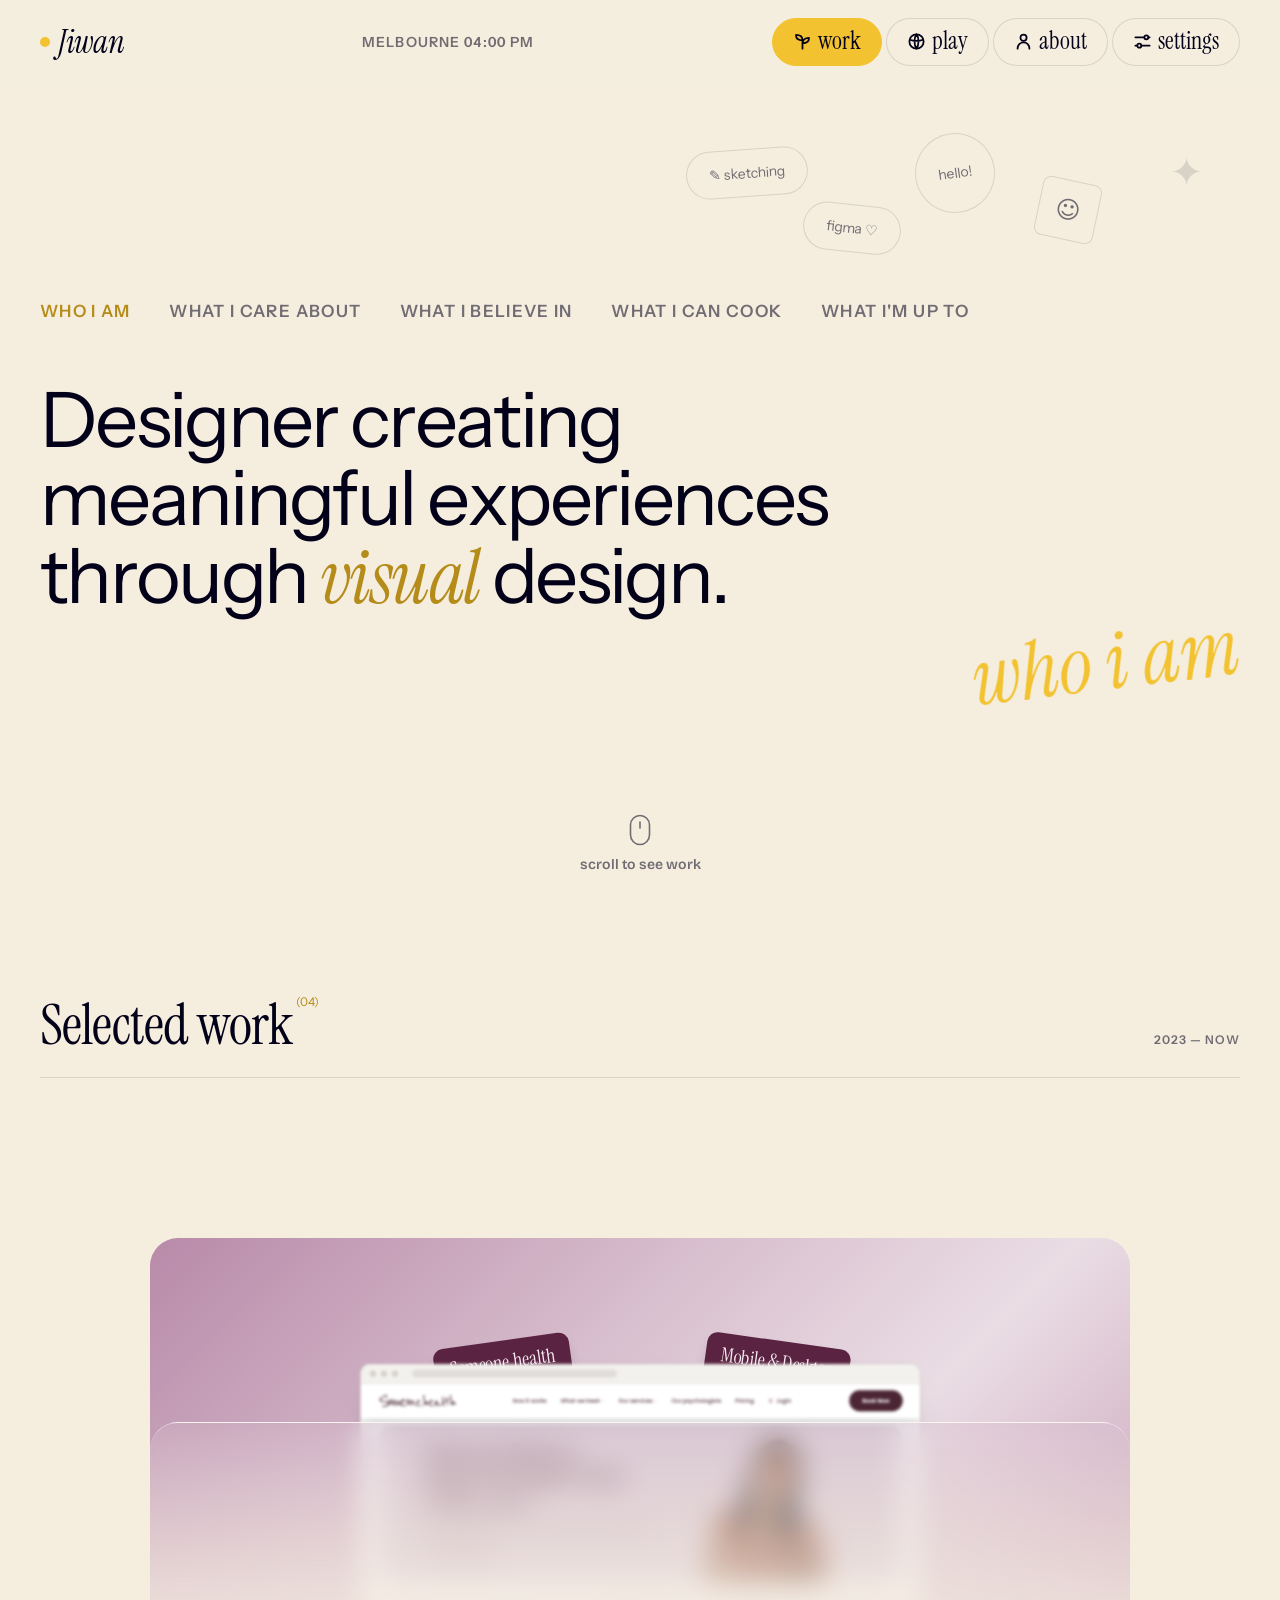
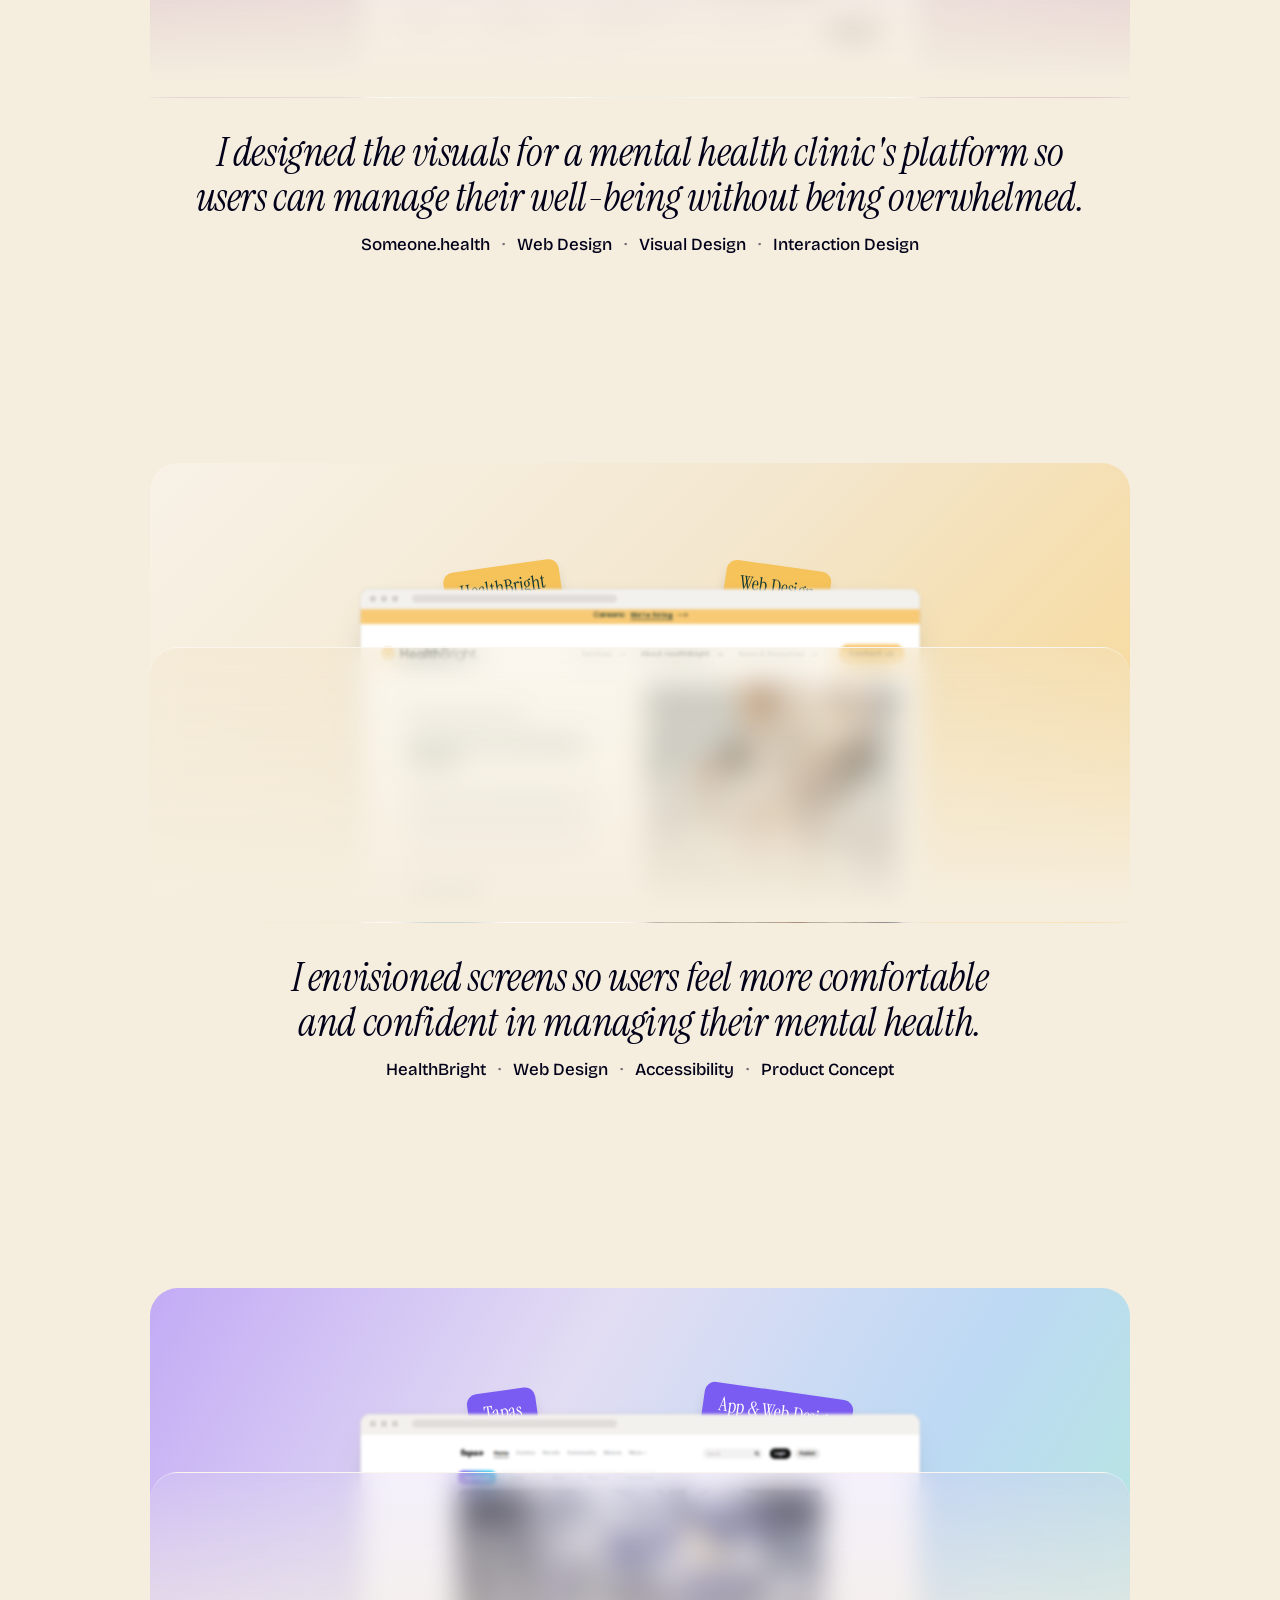
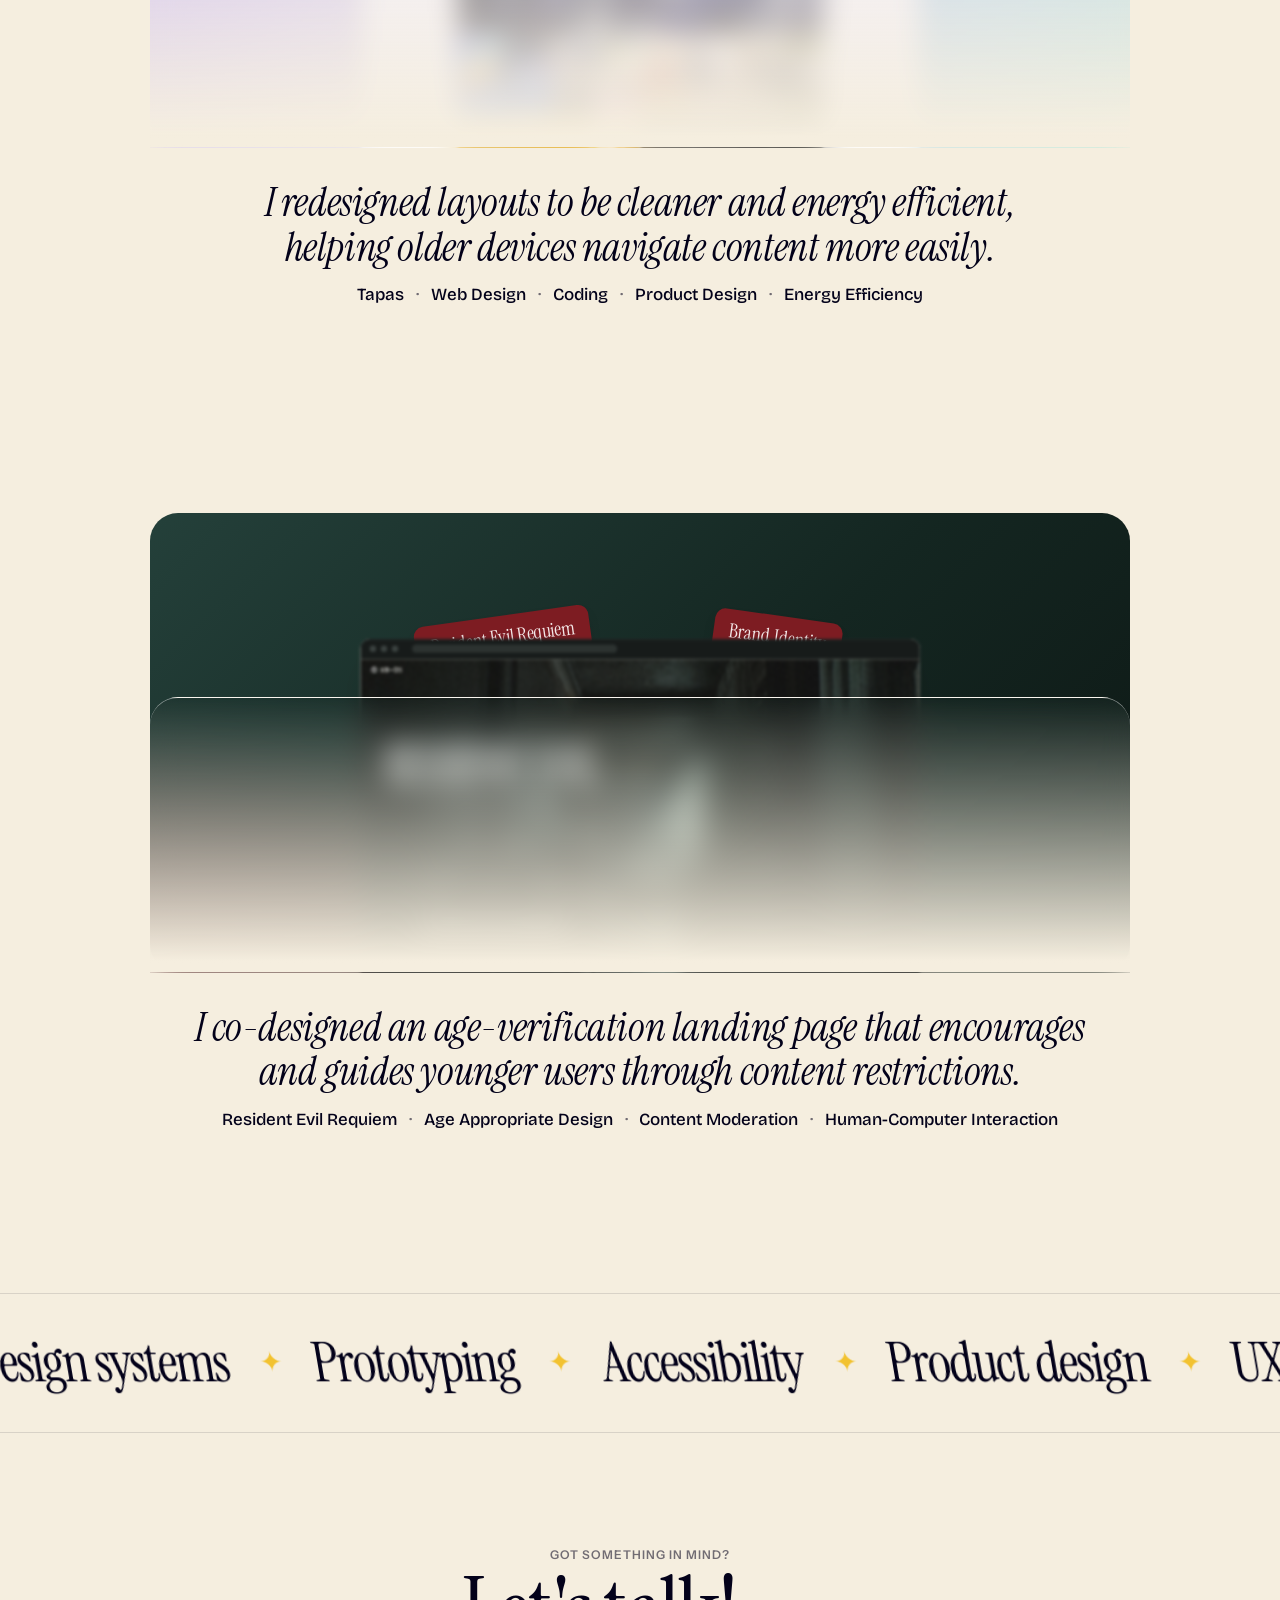
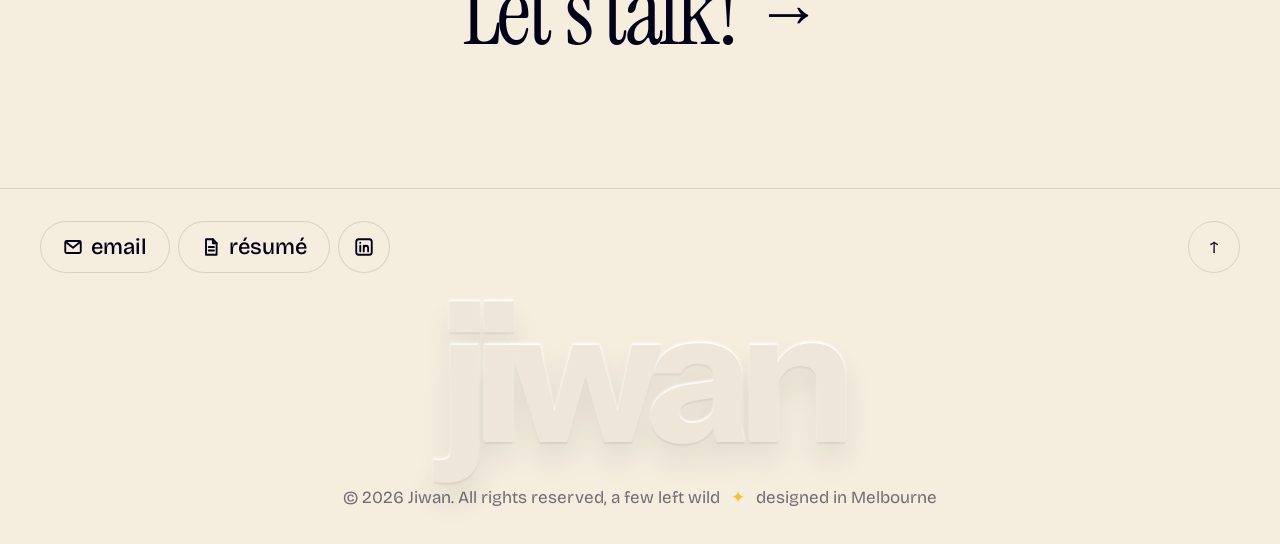
<file: index.html>
<!doctype html>
<html lang="en">
<head>
  <meta charset="utf-8">
  <meta name="viewport" content="width=device-width, initial-scale=1">
  <!-- EDIT: your name + one-line description (Google results and link previews) -->
  <title>Jiwan · Product Designer</title>
  <meta name="description" content="Product designer making calm, useful products with a playful streak.">
  <meta name="theme-color" content="#efe6d8" media="(prefers-color-scheme: light)">
  <meta name="theme-color" content="#1e0c0c" media="(prefers-color-scheme: dark)">

  <!-- Fonts: Instrument Sans (body, labels, home headline), Instrument Serif (titles) -->
  <link rel="preconnect" href="https://fonts.googleapis.com">
  <link rel="preconnect" href="https://fonts.gstatic.com" crossorigin>
  <link href="https://fonts.googleapis.com/css2?family=Instrument+Sans:wght@400;500;600;700&family=Instrument+Serif:ital@0;1&family=Silkscreen&family=Bricolage+Grotesque:opsz,wght@12..96,400..700&display=swap" rel="stylesheet">
  <link rel="stylesheet" href="styles.css">

  <!-- Marks the page as JS-enabled so scroll reveals can start hidden. -->
  <script>
    // Marks JS as on (for scroll reveals) and applies saved Settings
    // (motion, text size, contrast, cursor) before the page paints. If we
    // arrived through a page transition, cover the page in green so it can
    // slide away on load.
    (function () {
      var html = document.documentElement, prefs = {};
      html.classList.add('js');
      try { prefs = JSON.parse(localStorage.getItem('site-prefs')) || {}; } catch (e) {}
      if (prefs.theme && prefs.theme !== 'auto') html.setAttribute('data-theme', prefs.theme);
      if (prefs.motion) html.setAttribute('data-motion', prefs.motion);
      if (prefs.text && prefs.text !== 'default') html.setAttribute('data-text', prefs.text);
      if (prefs.contrast) html.setAttribute('data-contrast', 'high');
      if (prefs.cursor === false) html.setAttribute('data-cursor', 'off');
      var full = prefs.motion ? prefs.motion === 'full' : !matchMedia('(prefers-reduced-motion: reduce)').matches;
      try {
        var pt = sessionStorage.getItem('pt');
        sessionStorage.removeItem('pt');
        if (pt !== null && full) {
          html.classList.add('pt-enter');
          html.setAttribute('data-pt', pt);
        }
      } catch (e) {}
    })();
  </script>
</head>
<body>

  <!-- ============================ HEADER ============================
       Same on every page; only aria-current (the green pill) moves. -->
  <header class="site-header">
    <div class="wrap">
      <a href="index.html" class="logo" aria-label="Jiwan, home" data-pt="hello">
        <span class="logo-dot"></span>Jiwan
      </a>
      <span class="label header-time" data-clock data-tz="Australia/Melbourne">Melbourne</span>
      <nav aria-label="Main">
        <ul class="nav">
          <li><a href="index.html" aria-current="page" data-pt="work"><svg viewBox="0 0 16 16" aria-hidden="true"><path d="M8 14V7M8 7C8 4.2 6.2 2.5 2.5 2.5 2.5 5.5 4.6 7 8 7ZM8 9.5c0-2.6 2-4.6 5.5-4.6 0 2.8-2 4.6-5.5 4.6Z"/></svg><span class="nav-label">work</span></a></li>
          <li><a href="play.html" data-pt="play"><svg viewBox="0 0 16 16" aria-hidden="true"><circle cx="8" cy="8" r="6"/><path d="M2.3 6.5c3.4 1.2 8 1.2 11.4 0M8 2c-2.2 2.6-2.2 9.4 0 12M8 2c2.2 2.6 2.2 9.4 0 12"/></svg><span class="nav-label">play</span></a></li>
          <li><a href="about.html" data-pt="about"><svg viewBox="0 0 16 16" aria-hidden="true"><circle cx="8" cy="4.8" r="2.6"/><path d="M3 14c0-3 2.2-5.2 5-5.2s5 2.2 5 5.2"/></svg><span class="nav-label">about</span></a></li>
          <li><button type="button" class="nav-settings" data-settings aria-haspopup="dialog" aria-expanded="false" aria-label="Settings"><svg viewBox="0 0 16 16" aria-hidden="true"><path d="M2 4.5h7.5M13 4.5h1M2 11.5h1.5M7 11.5h7"/><circle class="knob-a" cx="11.2" cy="4.5" r="1.7"/><circle class="knob-b" cx="5.3" cy="11.5" r="1.7"/></svg><span class="nav-label">settings</span></button></li>
        </ul>
      </nav>
    </div>
  </header>

  <main>
    <!-- ============================= HERO =============================
         data-split: script.js wraps each letter so it can hop on hover.
         Stickers: drag them around. Edit the text inside each one. -->
    <section class="hero wrap">
      <div class="stickers" aria-hidden="true">
        <div class="sticker sticker--circle" data-drag style="left: 42%; top: 4%; --rot: -8deg;">hello!</div>
        <div class="sticker sticker--pill sticker--desktop"   data-drag style="left: 22%; top: 64%; --rot: 6deg;">figma ♡</div>
        <div class="sticker sticker--star"                    data-drag style="left: 84%; top: 6%;">✦</div>
        <div class="sticker sticker--square sticker--desktop" data-drag style="left: 64%; top: 40%; --rot: 12deg;">☺</div>
        <div class="sticker sticker--pill sticker--desktop"   data-drag style="left: 1%; top: 16%; --rot: -4deg;">✎ sketching</div>
      </div>

      <h1 class="visually-hidden">Jiwan, product designer based in Melbourne, Australia</h1>

      <!-- ========================== HERO TABS ==========================
           Click a tab to swap the big headline below. Each tab's
           aria-controls matches a panel id; data-scribble is the
           handwritten note that draws itself in. Edit the text freely. -->
      <div class="hero-tabs" role="tablist" aria-label="About me">
        <button class="hero-tab" role="tab" id="tab-who"     aria-controls="panel-who"     aria-selected="true"  data-scribble="who i am">Who I am</button>
        <button class="hero-tab" role="tab" id="tab-care"    aria-controls="panel-care"    aria-selected="false" data-scribble="what i care about" tabindex="-1">What I care about</button>
        <button class="hero-tab" role="tab" id="tab-believe" aria-controls="panel-believe" aria-selected="false" data-scribble="what i believe" tabindex="-1">What I believe in</button>
        <button class="hero-tab" role="tab" id="tab-cook"    aria-controls="panel-cook"    aria-selected="false" data-scribble="what i can cook" tabindex="-1">What I can cook</button>
        <button class="hero-tab" role="tab" id="tab-upto"    aria-controls="panel-upto"    aria-selected="false" data-scribble="what i'm up to" tabindex="-1">What I'm up to</button>
      </div>

      <!-- Panels sit on top of each other, so the layout never jumps. -->
      <div class="hero-panels">
        <div class="hero-panel is-active" role="tabpanel" id="panel-who" aria-labelledby="tab-who">
          <p class="hero-title">
            <span data-split>Designer creating meaningful experiences through</span>
            <em class="voice" data-split>visual</em>
            <span data-split>design.</span>
          </p>
        </div>
        <div class="hero-panel" role="tabpanel" id="panel-care" aria-labelledby="tab-care">
          <p class="hero-title">
            <span data-split>Crafting systems that</span>
            <em class="voice" data-split>improve</em>
            <span data-split>people's lives, imaginations, approaches.</span>
          </p>
        </div>
        <div class="hero-panel" role="tabpanel" id="panel-believe" aria-labelledby="tab-believe">
          <p class="hero-title">
            <span data-split>Good design is mostly</span>
            <em class="voice" data-split>listening,</em>
            <span data-split>then a little craft.</span>
          </p>
        </div>
        <div class="hero-panel" role="tabpanel" id="panel-cook" aria-labelledby="tab-cook">
          <p class="hero-title">
            <span data-split>Experiences, interfaces, products and tools that</span>
            <em class="voice" data-split>change lives.</em>
          </p>
        </div>
        <div class="hero-panel" role="tabpanel" id="panel-upto" aria-labelledby="tab-upto">
          <p class="hero-title">
            <span data-split>My daily coffee while</span>
            <em class="voice" data-split>exploring</em>
            <span data-split>for my next moonshot of a team.</span>
          </p>
        </div>
        <p class="hero-scribble" aria-hidden="true">who i am</p>
      </div>

      <!-- Sits at the bottom of the first screen; fades out once you scroll. -->
      <a href="#work" class="scroll-hint" data-scroll-hint>
        <svg viewBox="0 0 22 32" aria-hidden="true"><rect x="1.5" y="1.5" width="19" height="29" rx="9.5"/><path class="wheel" d="M11 8v6"/></svg>
        <span>scroll to see work</span>
      </a>
    </section>

    <!-- ============================= WORK =============================
         One project per row, so only one is in focus at a time.
         Each <a class="project">:
           - .project-stage: a soft tinted panel. The desktop screenshot
             sits low behind frosted glass, and rises out of the panel
             (with the tags flying out) on hover or when scrolled to the
             middle of the screen. Each panel's colours come from its stage--* class in styles.css.
           - .project-screen: a browser-window frame. Replace the
             .shot-placeholder span with
               <img src="images/your-cover.jpg" alt="What it shows">
             (16:10 desktop screenshots fit best).
           - .project-tags: up to 4 little labels that fly to the corners.
           - .project-title: one sentence about the outcome.
           - .project-kicker: type of work · domain · status.
         data-cursor sets the label next to the cursor on hover. -->
    <section id="work" class="section wrap">
      <div class="section-head" data-reveal>
        <h2 class="section-title">Selected work<sup>(04)</sup></h2>
        <span class="label">2023 — Now</span>
      </div>

      <div class="work-list">
        <a href="someone-health.html" class="project" data-cursor="view case study" data-pt="Someone.health" data-reveal>
          <div class="project-stage stage--someone">
            <div class="project-tags" aria-hidden="true">
              <span class="project-tag">Someone.health</span>
              <span class="project-tag">Web Design</span>
              <span class="project-tag">Mobile & Desktop</span>
              <span class="project-tag">UX research</span>
            </div>
            <div class="project-screen">
              <div class="project-bar"><i></i><i></i><i></i><span></span></div>
              <div class="project-shot"><img src="pictures/SomeoneHealthCover.png" alt="Someone.health"></div>
            </div>
            <div class="project-glass" aria-hidden="true"></div>
          </div>
          <h3 class="project-title">I designed the visuals for a mental health clinic's platform so users can manage their well-being without being overwhelmed.</h3>
          <p class="project-kicker"><span>Someone.health</span><span>Web Design</span><span>Visual Design</span><span>Interaction Design</span></p>
        </a>

        <a href="healthbright.html" class="project" data-cursor="view case study" data-pt="HealthBright" data-reveal>
          <div class="project-stage stage--healthbright">
            <div class="project-tags" aria-hidden="true">
              <span class="project-tag">HealthBright</span>
              <span class="project-tag">Mobile & Desktop</span>
              <span class="project-tag">Web Design</span>
              <span class="project-tag">Accessibility</span>
            </div>
            <div class="project-screen">
              <div class="project-bar"><i></i><i></i><i></i><span></span></div>
              <div class="project-shot"><img src="pictures/HealthBrightCover.png" alt="HealthBright"></div>
            </div>
            <div class="project-glass" aria-hidden="true"></div>
          </div>
          <h3 class="project-title">I envisioned screens so users feel more comfortable and confident in managing their mental health.</h3>
          <p class="project-kicker"><span>HealthBright</span><span>Web Design</span><span>Accessibility</span><span>Product Concept</span></p>
        </a>

        <a href="tapas.html" class="project" data-cursor="view case study" data-pt="Tapas" data-reveal>
          <div class="project-stage stage--tapas">
            <div class="project-tags" aria-hidden="true">
              <span class="project-tag">Tapas</span>
              <span class="project-tag">Mobile & Desktop</span>
              <span class="project-tag">App & Web Design</span>
              <span class="project-tag">Energy Efficiency</span>
            </div>
            <div class="project-screen">
              <div class="project-bar"><i></i><i></i><i></i><span></span></div>
              <div class="project-shot"><img src="pictures/TapasCover.png" alt="Tapas"></div>
            </div>
            <div class="project-glass" aria-hidden="true"></div>
          </div>
          <h3 class="project-title">I redesigned layouts to be cleaner and energy efficient, helping older devices navigate content more easily.</h3>
          <p class="project-kicker"><span>Tapas</span><span>Web Design</span><span>Coding</span><span>Product Design</span><span>Energy Efficiency</span></p>
        </a>

        <a href="resident-evil-requiem.html" class="project" data-cursor="view case study" data-pt="Resident Evil Requiem" data-reveal>
          <div class="project-stage stage--resident">
            <div class="project-tags" aria-hidden="true">
              <span class="project-tag">Resident Evil Requiem</span>
              <span class="project-tag">Mobile & App</span>
              <span class="project-tag">Brand Identity</span>
              <span class="project-tag">Content Moderation</span>
            </div>
            <div class="project-screen">
              <div class="project-bar"><i></i><i></i><i></i><span></span></div>
              <div class="project-shot"><img src="pictures/ResidentEvilCover.png" alt="Resident Evil Requiem"></div>
            </div>
            <div class="project-glass" aria-hidden="true"></div>
          </div>
          <h3 class="project-title">I co-designed an age-verification landing page that encourages and guides younger users through content restrictions.</h3>
          <p class="project-kicker"><span>Resident Evil Requiem</span><span>Age Appropriate Design</span><span>Content Moderation</span><span>Human-Computer Interaction</span></p>
        </a>
      </div>
    </section>

    <!-- =========================== MARQUEE ===========================
         script.js duplicates the items so the loop is seamless. -->
    <div class="marquee" aria-hidden="true">
      <div class="marquee-track" data-marquee>
        <span>Product design</span>
        <span>UX research</span>
        <span>Interaction</span>
        <span>Design systems</span>
        <span>Prototyping</span>
        <span>Accessibility</span>
      </div>
    </div>

    <!-- ============================= CTA ============================= -->
    <section class="cta wrap" data-reveal>
      <p class="label">Got something in mind?</p>
      <a href="about.html#contact" class="cta-link" data-cursor="Hi!">Let's talk!<span class="arrow">→</span></a>
    </section>
  </main>

  <!-- ============================ FOOTER ============================
       Footnote: contact pills, a giant soft wordmark that goes liquid
       when you move across it, and the small print. Edit the links,
       wordmark text and note below. -->
  <footer class="site-footer">
    <div class="wrap">
      <div class="footer-top">
        <ul class="footer-pills">
          <li><a class="pill" href="mailto:you@example.com" data-copy="you@example.com"><svg viewBox="0 0 16 16" aria-hidden="true"><rect x="1.8" y="3.2" width="12.4" height="9.6" rx="1.2"/><path d="m2.3 4 5.7 4.6L13.7 4"/></svg>email</a></li>
          <li><a class="pill" href="https://drive.google.com/file/d/1qr-jmRHgt_7LpJ1WC5ZYzhcqTOSqBbp3/view?usp=sharing" target="_blank" rel="noopener"><svg viewBox="0 0 16 16" aria-hidden="true"><path d="M4 1.8h5.5L12.5 5v9.2H4Z"/><path d="M9.5 1.8V5h3M6.2 8h4.2M6.2 10.8h4.2"/></svg>résumé</a></li>
          <li><a class="pill pill--icon" href="https://www.linkedin.com/in/jacqueline-iwanto-011028278/" target="_blank" rel="noopener" aria-label="LinkedIn"><svg viewBox="0 0 16 16" aria-hidden="true"><rect x="1.8" y="1.8" width="12.4" height="12.4" rx="2"/><path d="M5 7v4.5M5 4.6v.1M7.8 11.5V7m0 2c0-1.2.8-2 1.9-2s1.6.8 1.6 2v2.5"/></svg></a></li>
        </ul>
        <a href="#" class="to-top" aria-label="Back to top">↑</a>
      </div>
      <p class="wordmark" data-liquid aria-hidden="true">jiwan</p>
      <p class="footer-note">© <span data-year></span> Jiwan. All rights reserved, a few left wild <span class="spark">✦</span> designed in Melbourne</p>
    </div>
    <svg class="liquid-defs" width="0" height="0" aria-hidden="true" focusable="false">
      <filter id="liquid" x="-10%" y="-20%" width="120%" height="140%">
        <feTurbulence type="fractalNoise" baseFrequency="0.008 0.016" numOctaves="2" seed="4" result="noise"/>
        <feDisplacementMap in="SourceGraphic" in2="noise" scale="0" xChannelSelector="R" yChannelSelector="G"/>
      </filter>
    </svg>
  </footer>

  <script src="script.js" defer></script>
</body>
</html>
</file>
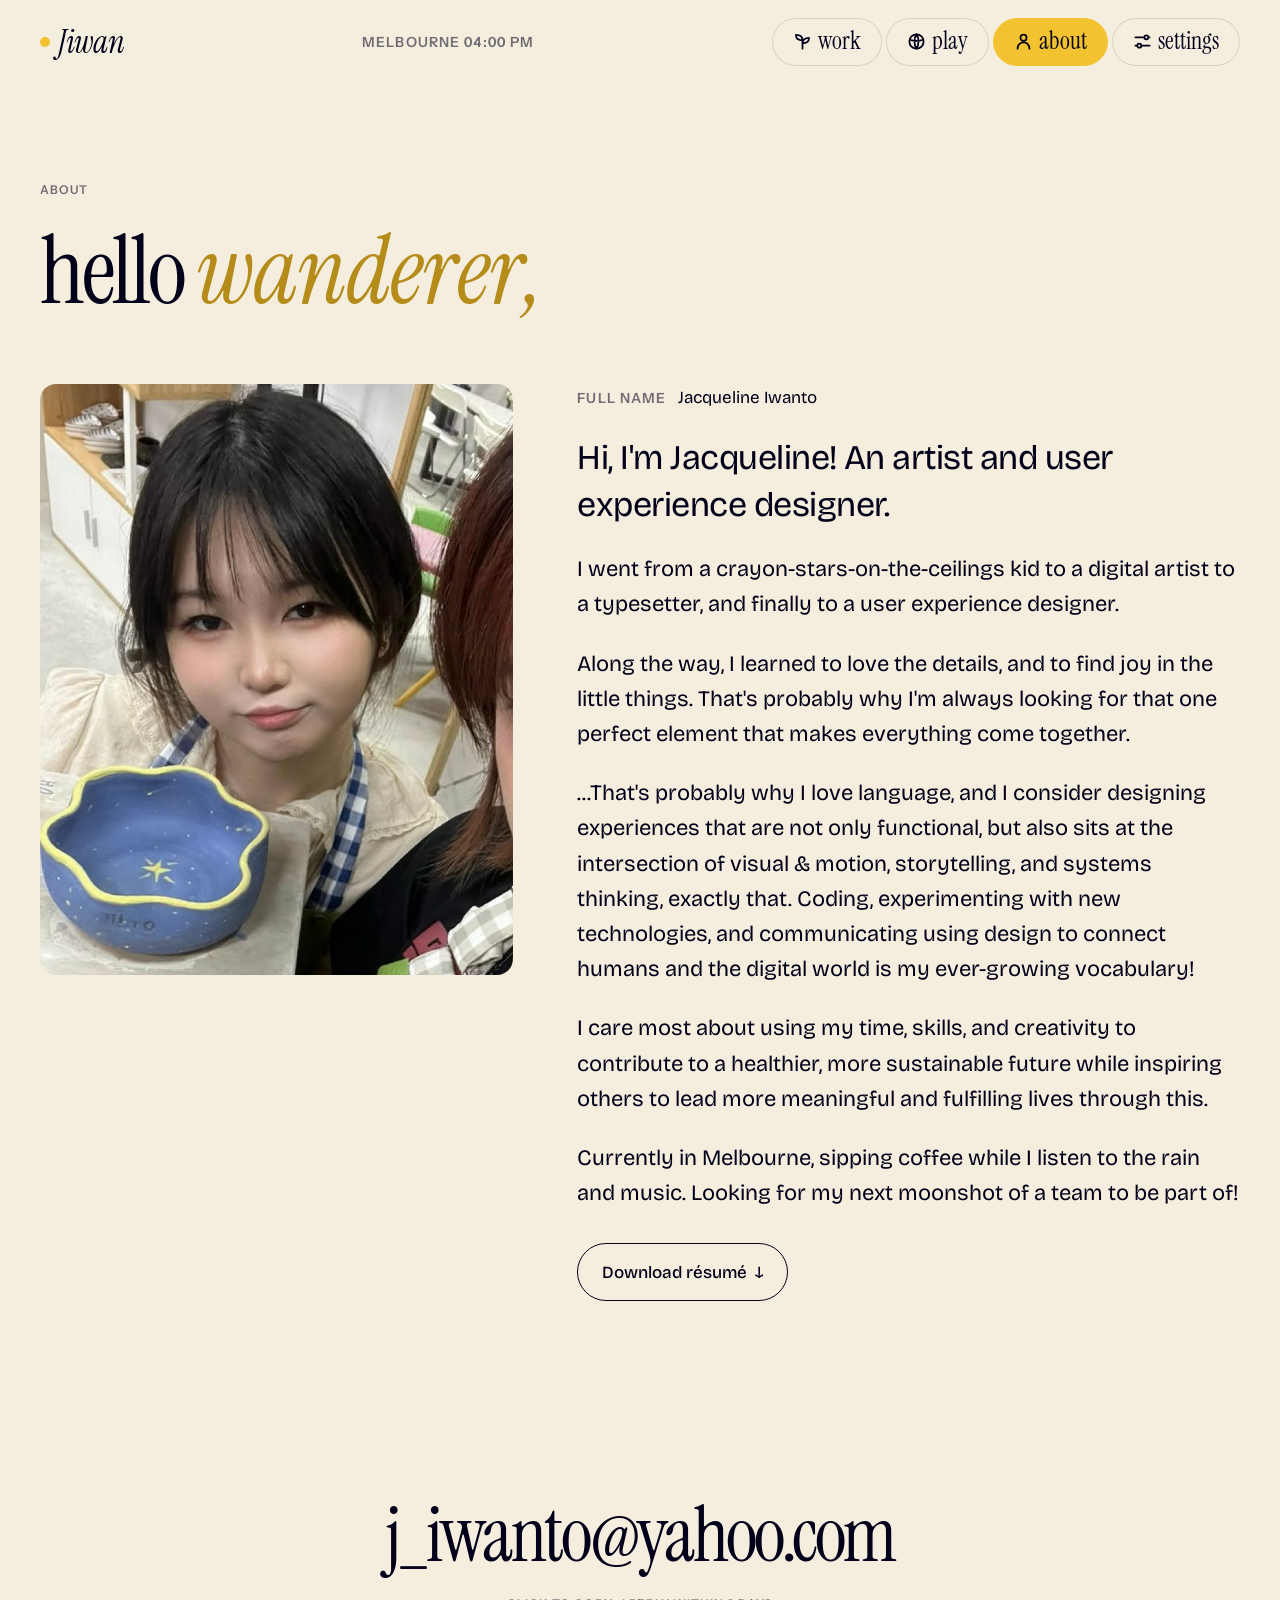
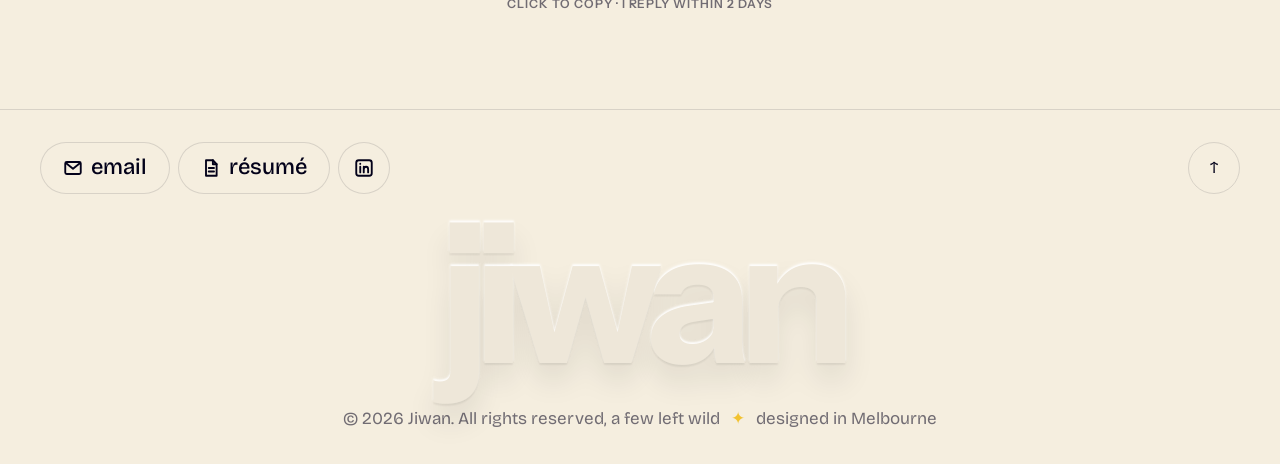
<file: about.html>
<!doctype html>
<html lang="en">
<head>
  <meta charset="utf-8">
  <meta name="viewport" content="width=device-width, initial-scale=1">
  <title>About · Jiwan</title>
  <meta name="description" content="About Jiwan, product designer.">
  <meta name="theme-color" content="#efe6d8" media="(prefers-color-scheme: light)">
  <meta name="theme-color" content="#1e0c0c" media="(prefers-color-scheme: dark)">
  <link rel="preconnect" href="https://fonts.googleapis.com">
  <link rel="preconnect" href="https://fonts.gstatic.com" crossorigin>
  <link href="https://fonts.googleapis.com/css2?family=Instrument+Sans:wght@400;500;600;700&family=Instrument+Serif:ital@0;1&family=Silkscreen&family=Bricolage+Grotesque:opsz,wght@12..96,400..700&display=swap" rel="stylesheet">
  <link rel="stylesheet" href="styles.css">
  <script>
    // Marks JS as on (for scroll reveals) and applies saved Settings
    // (motion, text size, contrast, cursor) before the page paints. If we
    // arrived through a page transition, cover the page in green so it can
    // slide away on load.
    (function () {
      var html = document.documentElement, prefs = {};
      html.classList.add('js');
      try { prefs = JSON.parse(localStorage.getItem('site-prefs')) || {}; } catch (e) {}
      if (prefs.theme && prefs.theme !== 'auto') html.setAttribute('data-theme', prefs.theme);
      if (prefs.motion) html.setAttribute('data-motion', prefs.motion);
      if (prefs.text && prefs.text !== 'default') html.setAttribute('data-text', prefs.text);
      if (prefs.contrast) html.setAttribute('data-contrast', 'high');
      if (prefs.cursor === false) html.setAttribute('data-cursor', 'off');
      var full = prefs.motion ? prefs.motion === 'full' : !matchMedia('(prefers-reduced-motion: reduce)').matches;
      try {
        var pt = sessionStorage.getItem('pt');
        sessionStorage.removeItem('pt');
        if (pt !== null && full) {
          html.classList.add('pt-enter');
          html.setAttribute('data-pt', pt);
        }
      } catch (e) {}
    })();
  </script>
</head>
<body>

  <!-- ============================ HEADER ============================
       Same on every page; only aria-current (the green pill) moves. -->
  <header class="site-header">
    <div class="wrap">
      <a href="index.html" class="logo" aria-label="Jiwan, home" data-pt="hello">
        <span class="logo-dot"></span>Jiwan
      </a>
      <span class="label header-time" data-clock data-tz="Australia/Melbourne">Melbourne</span>
      <nav aria-label="Main">
        <ul class="nav">
          <li><a href="index.html" data-pt="work"><svg viewBox="0 0 16 16" aria-hidden="true"><path d="M8 14V7M8 7C8 4.2 6.2 2.5 2.5 2.5 2.5 5.5 4.6 7 8 7ZM8 9.5c0-2.6 2-4.6 5.5-4.6 0 2.8-2 4.6-5.5 4.6Z"/></svg><span class="nav-label">work</span></a></li>
          <li><a href="play.html" data-pt="play"><svg viewBox="0 0 16 16" aria-hidden="true"><circle cx="8" cy="8" r="6"/><path d="M2.3 6.5c3.4 1.2 8 1.2 11.4 0M8 2c-2.2 2.6-2.2 9.4 0 12M8 2c2.2 2.6 2.2 9.4 0 12"/></svg><span class="nav-label">play</span></a></li>
          <li><a href="about.html" aria-current="page" data-pt="about"><svg viewBox="0 0 16 16" aria-hidden="true"><circle cx="8" cy="4.8" r="2.6"/><path d="M3 14c0-3 2.2-5.2 5-5.2s5 2.2 5 5.2"/></svg><span class="nav-label">about</span></a></li>
          <li><button type="button" class="nav-settings" data-settings aria-haspopup="dialog" aria-expanded="false" aria-label="Settings"><svg viewBox="0 0 16 16" aria-hidden="true"><path d="M2 4.5h7.5M13 4.5h1M2 11.5h1.5M7 11.5h7"/><circle class="knob-a" cx="11.2" cy="4.5" r="1.7"/><circle class="knob-b" cx="5.3" cy="11.5" r="1.7"/></svg><span class="nav-label">settings</span></button></li>
        </ul>
      </nav>
    </div>
  </header>

  <main>
    <!-- ============================ INTRO ============================ -->
    <section class="page-intro wrap">
      <span class="label">About</span>
      <h1 class="page-title">
        <span data-split>hello</span>
        <em class="voice" data-split>wanderer,</em>
      </h1>
    </section>

    <!-- ======================= PORTRAIT + BIO ========================
         Portrait: replace the placeholder span with
           <img src="images/portrait.jpg" alt="Jiwan smiling">
         The first bio paragraph is styled larger as an intro. -->
    <section class="wrap">
      <div class="about-grid">
        <div class="portrait" data-reveal>
          <img src="pictures/Photo.png" alt="What it shows">
          <span class="portrait-tag">hi, that's me!</span>
        </div>

        <div class="bio" data-reveal style="--delay: 1">
          <div class="full-name"><span class="label">Full name</span> Jacqueline Iwanto</div>
          <p>
            Hi, I'm Jacqueline! An artist and user experience designer.
          </p>
          <p>
            I went from a crayon-stars-on-the-ceilings kid to a digital artist to a typesetter, and finally to a user experience designer.

          </p>
          <p>
            Along the way, I learned to love the details, and to find joy in the little things. That's probably why I'm always looking for that one perfect element that makes everything come together.
          </p>
          <p>
            ...That's probably why I love language, and I consider designing experiences that are not only functional, but also sits at the intersection of visual & motion, storytelling, and systems thinking, exactly that. Coding, experimenting with new technologies, and communicating using design to connect humans and the digital world is my ever-growing vocabulary!
          </p>
          </p>
          <p>
            I care most about using my time, skills, and creativity to contribute to a healthier, more sustainable future while inspiring others to lead more meaningful and fulfilling lives through this.
          </p>
          <p>
            Currently in Melbourne, sipping coffee while I listen to the rain and music. Looking for my next moonshot of a team to be part of!
          </p>
          <p style="margin-top: var(--space-6);">
            <a href="https://drive.google.com/file/d/1qr-jmRHgt_7LpJ1WC5ZYzhcqTOSqBbp3/view?usp=sharing" class="btn btn-ghost" data-magnetic target="_blank" rel="noopener">Download résumé <span class="arrow">↓</span></a>
          </p>
        </div>
      </div>
    </section>

    <!-- ========================== CURRENTLY ========================== -->
    <section class="section wrap">
    </section>

    <!-- =========================== CONTACT ===========================
         Links to here use about.html#contact. Click the email to copy it.
         Social links live in the footer pills below. -->
    <section id="contact" class="contact-block wrap">
      <h2 class="visually-hidden">Contact</h2>
      <div class="contact-center" data-reveal>
        <a href="mailto:j_iwanto@yahoo.com" class="email-big" data-copy="j_iwanto@yahoo.com" data-cursor="Copy">j_iwanto@yahoo.com</a>
        <p class="label email-hint">Click to copy · I reply within 2 days</p>
      </div>
    </section>
  </main>

  <!-- ============================ FOOTER ============================
       Footnote: contact pills, a giant soft wordmark that goes liquid
       when you move across it, and the small print. Edit the links,
       wordmark text and note below. -->
  <footer class="site-footer">
    <div class="wrap">
      <div class="footer-top">
        <ul class="footer-pills">
          <li><a class="pill" href="mailto:you@example.com" data-copy="you@example.com"><svg viewBox="0 0 16 16" aria-hidden="true"><rect x="1.8" y="3.2" width="12.4" height="9.6" rx="1.2"/><path d="m2.3 4 5.7 4.6L13.7 4"/></svg>email</a></li>
          <li><a class="pill" href="https://drive.google.com/file/d/1qr-jmRHgt_7LpJ1WC5ZYzhcqTOSqBbp3/view?usp=sharing" target="_blank" rel="noopener"><svg viewBox="0 0 16 16" aria-hidden="true"><path d="M4 1.8h5.5L12.5 5v9.2H4Z"/><path d="M9.5 1.8V5h3M6.2 8h4.2M6.2 10.8h4.2"/></svg>résumé</a></li>
          <li><a class="pill pill--icon" href="https://www.linkedin.com/in/jacqueline-iwanto-011028278/" target="_blank" rel="noopener" aria-label="LinkedIn"><svg viewBox="0 0 16 16" aria-hidden="true"><rect x="1.8" y="1.8" width="12.4" height="12.4" rx="2"/><path d="M5 7v4.5M5 4.6v.1M7.8 11.5V7m0 2c0-1.2.8-2 1.9-2s1.6.8 1.6 2v2.5"/></svg></a></li>
        </ul>
        <a href="#" class="to-top" aria-label="Back to top">↑</a>
      </div>
      <p class="wordmark" data-liquid aria-hidden="true">jiwan</p>
      <p class="footer-note">© <span data-year></span> Jiwan. All rights reserved, a few left wild <span class="spark">✦</span> designed in Melbourne</p>
    </div>
    <svg class="liquid-defs" width="0" height="0" aria-hidden="true" focusable="false">
      <filter id="liquid" x="-10%" y="-20%" width="120%" height="140%">
        <feTurbulence type="fractalNoise" baseFrequency="0.008 0.016" numOctaves="2" seed="4" result="noise"/>
        <feDisplacementMap in="SourceGraphic" in2="noise" scale="0" xChannelSelector="R" yChannelSelector="G"/>
      </filter>
    </svg>
  </footer>

  <script src="script.js" defer></script>
</body>
</html>
</file>
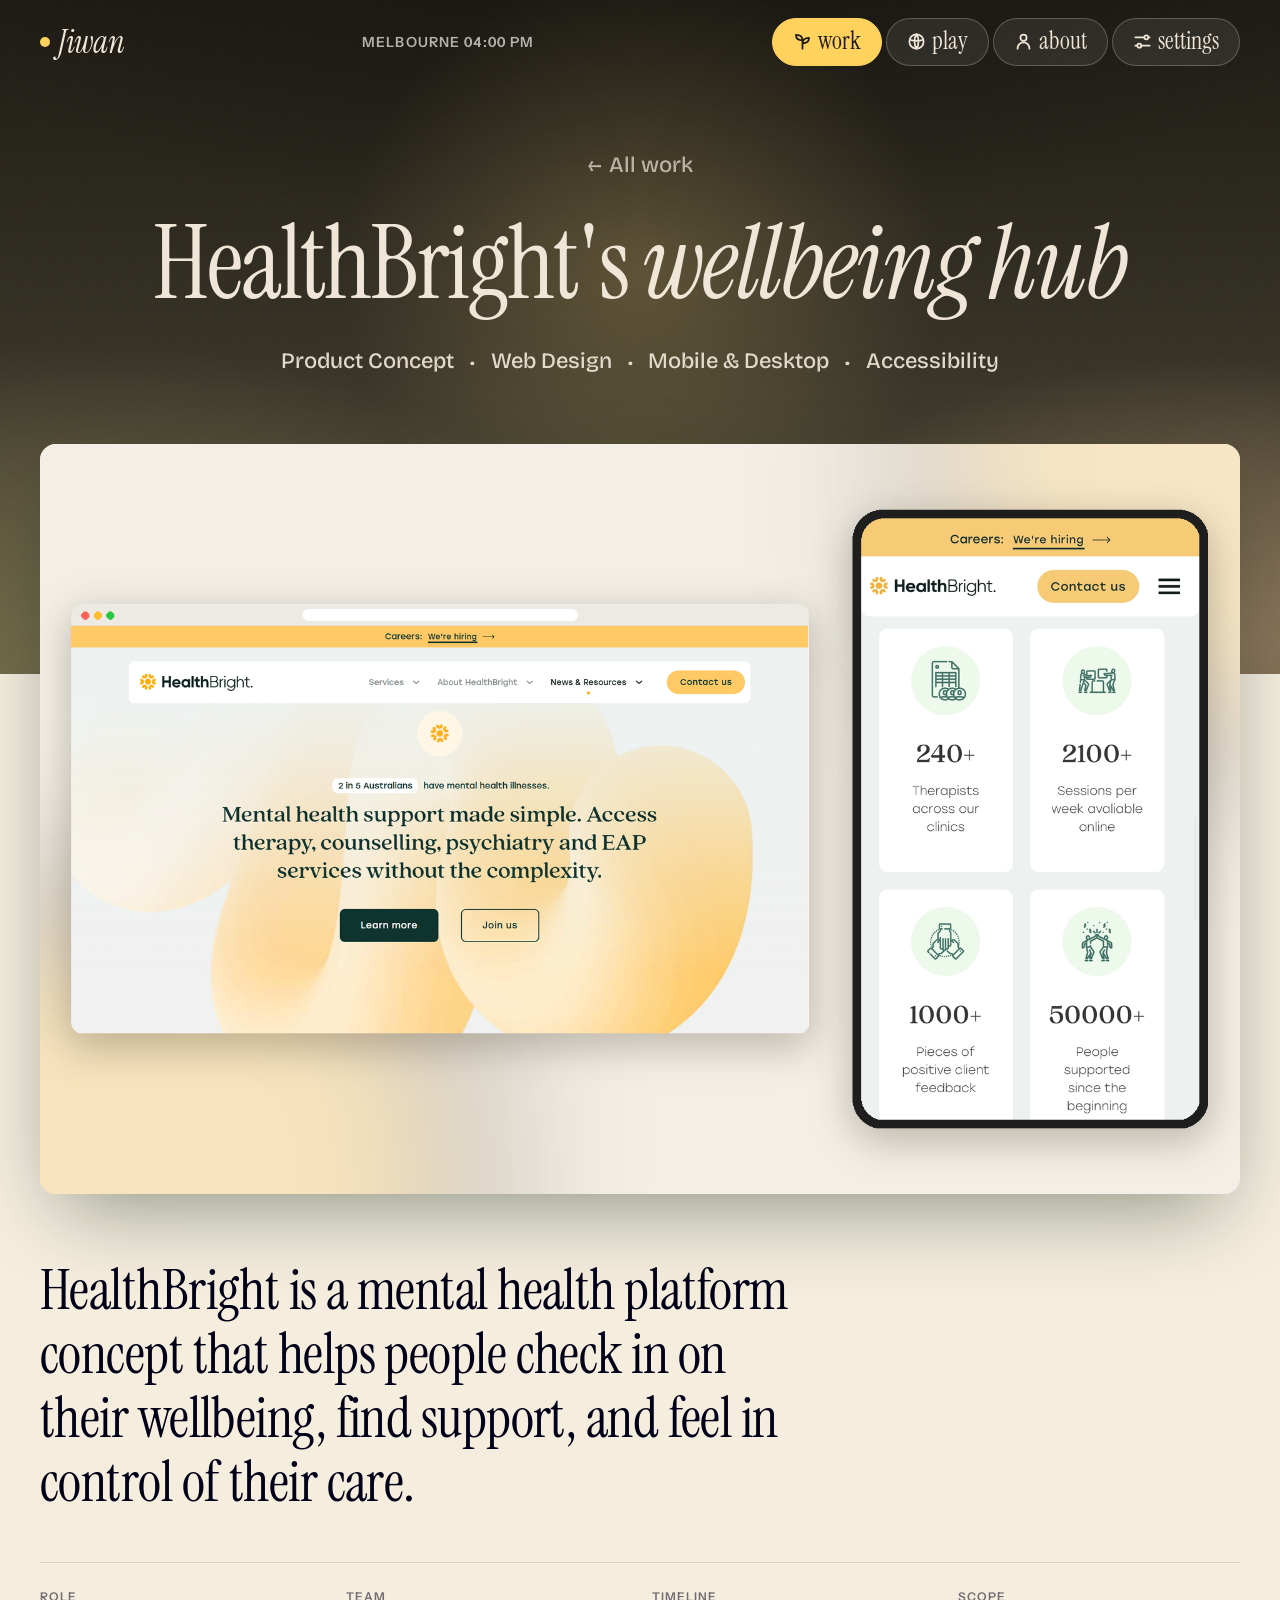
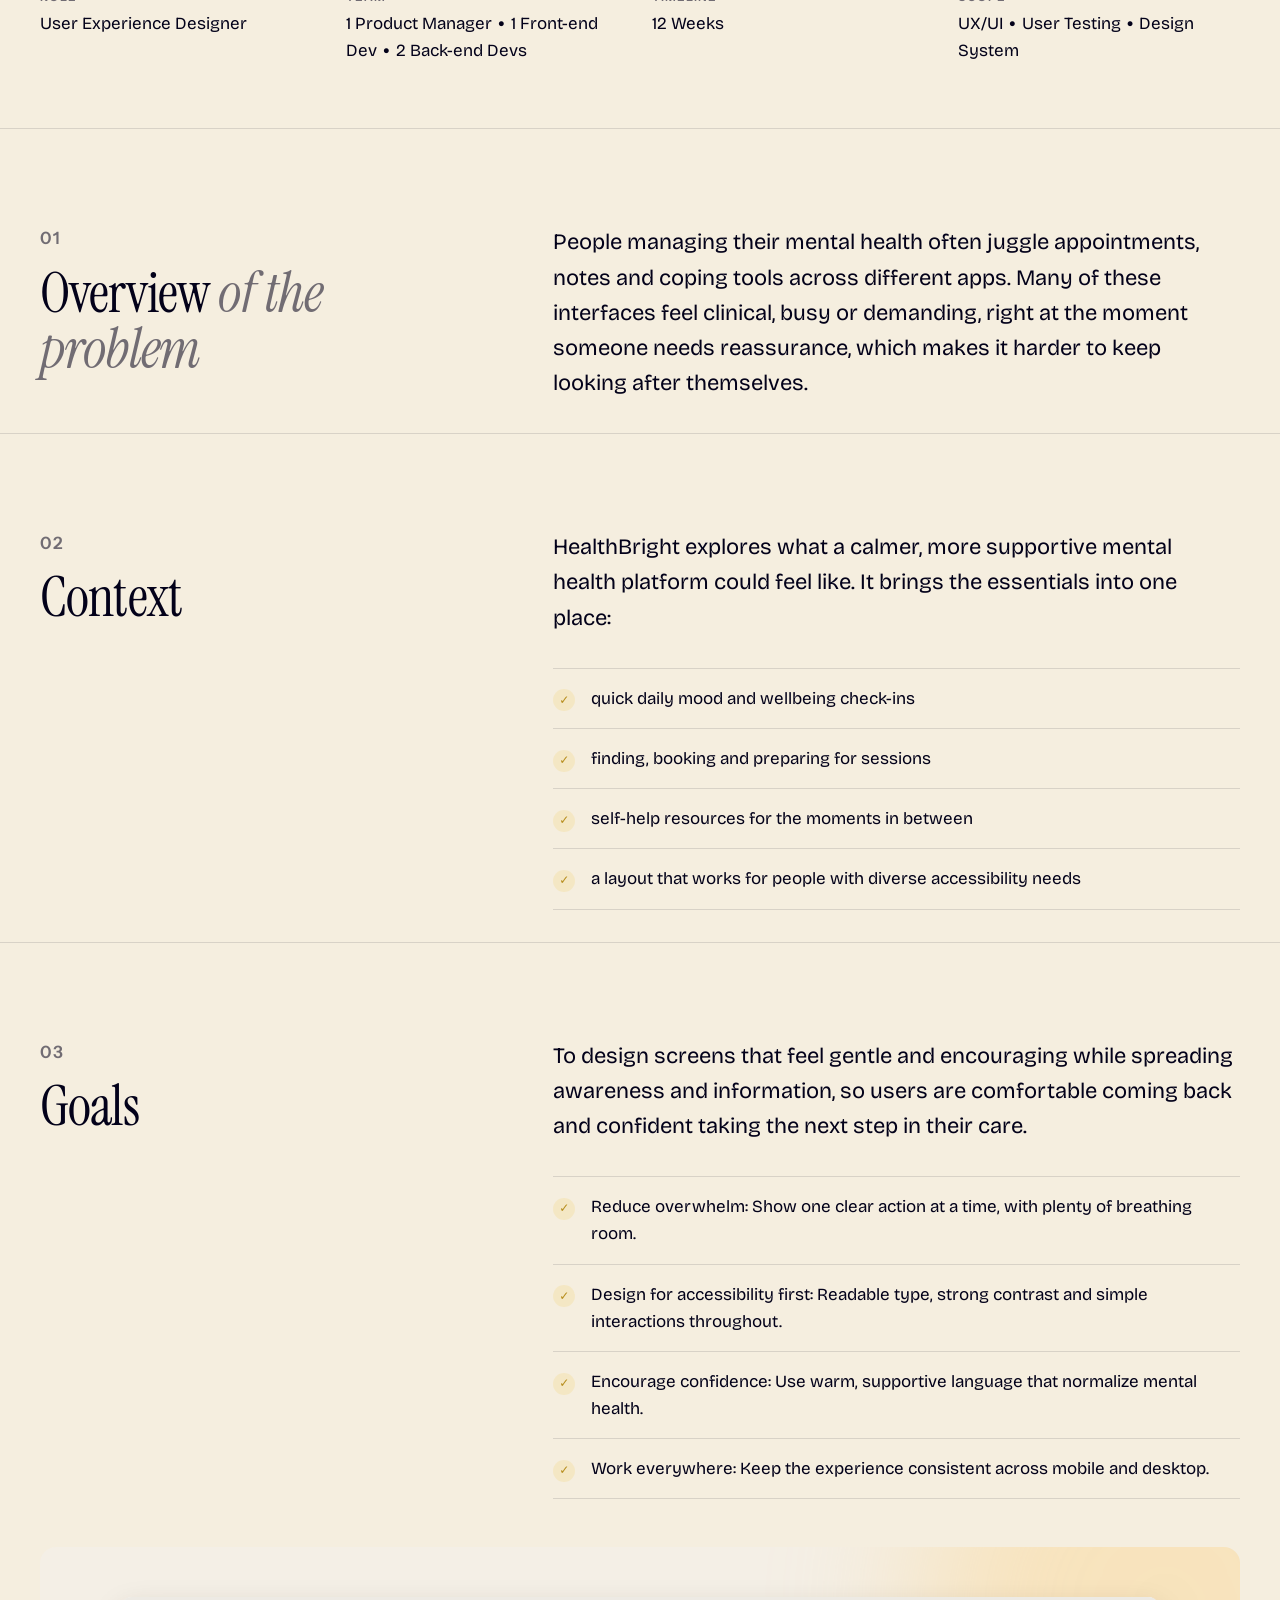
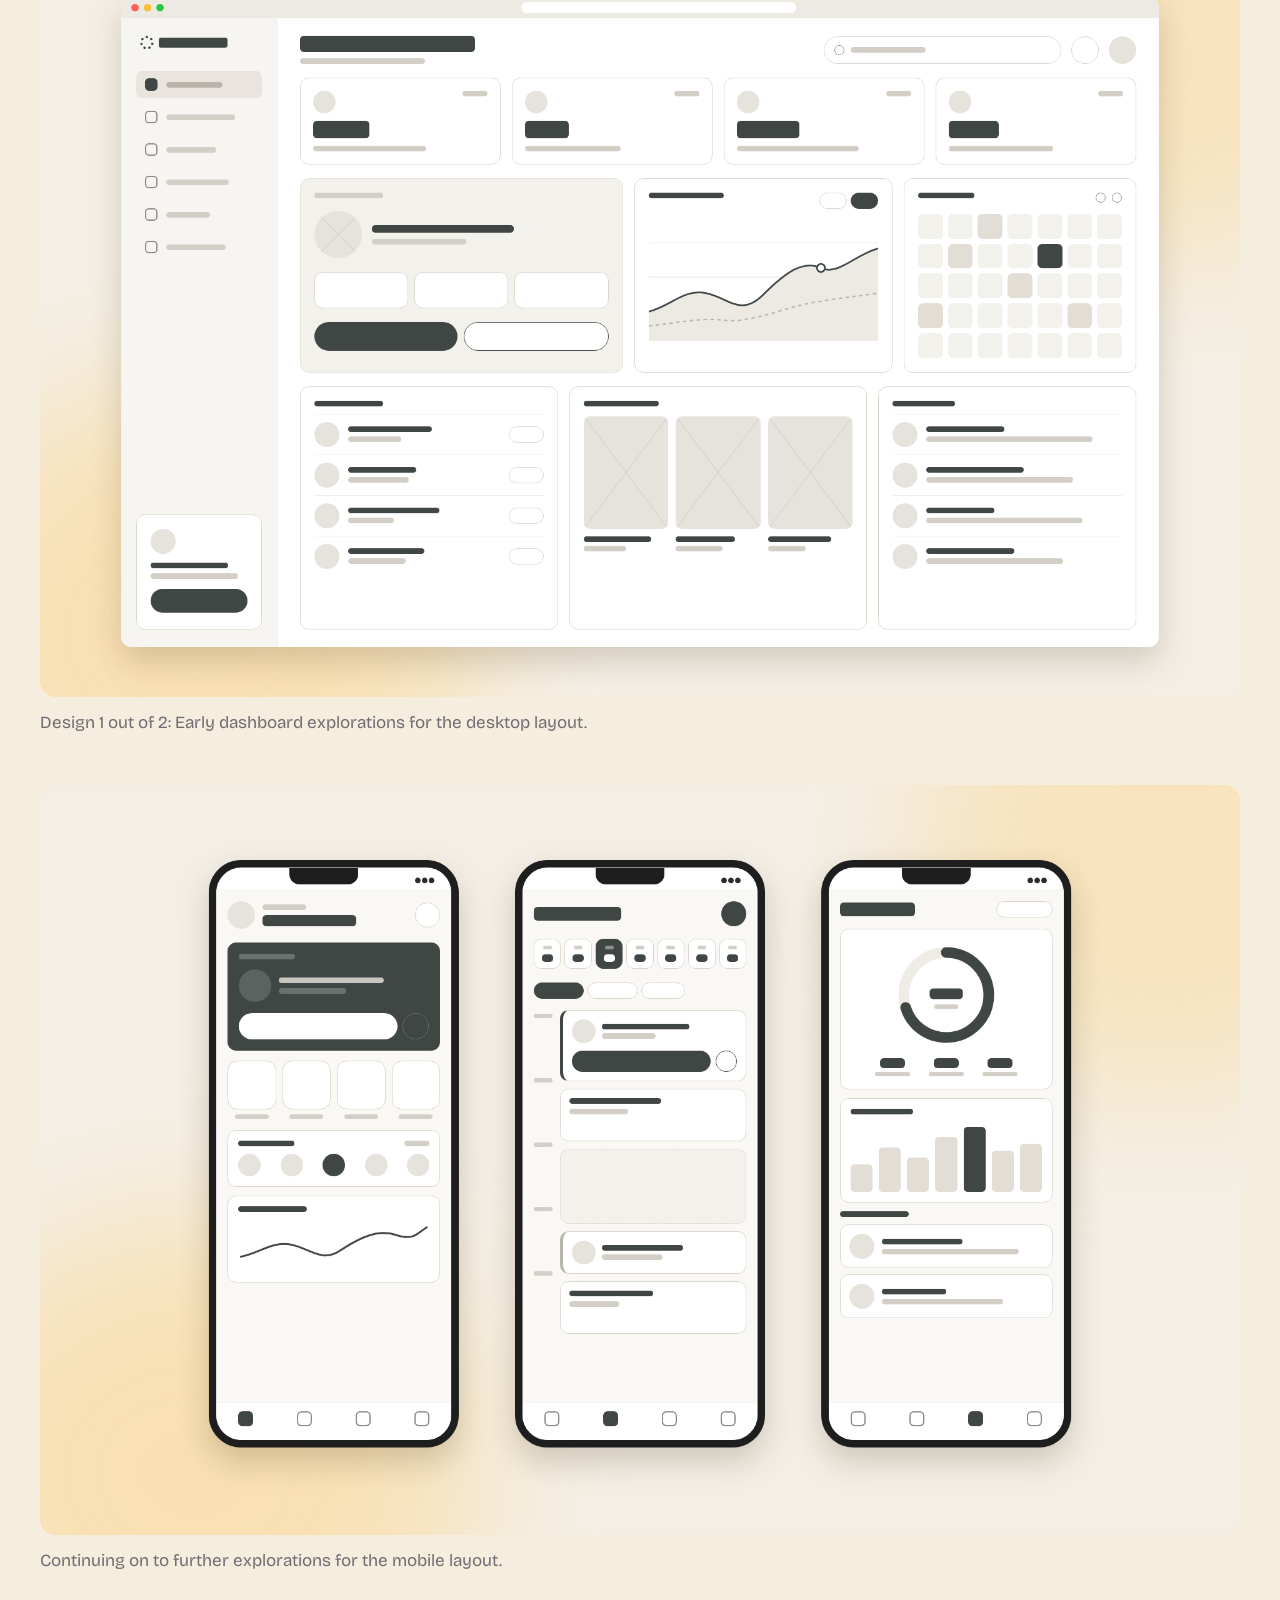
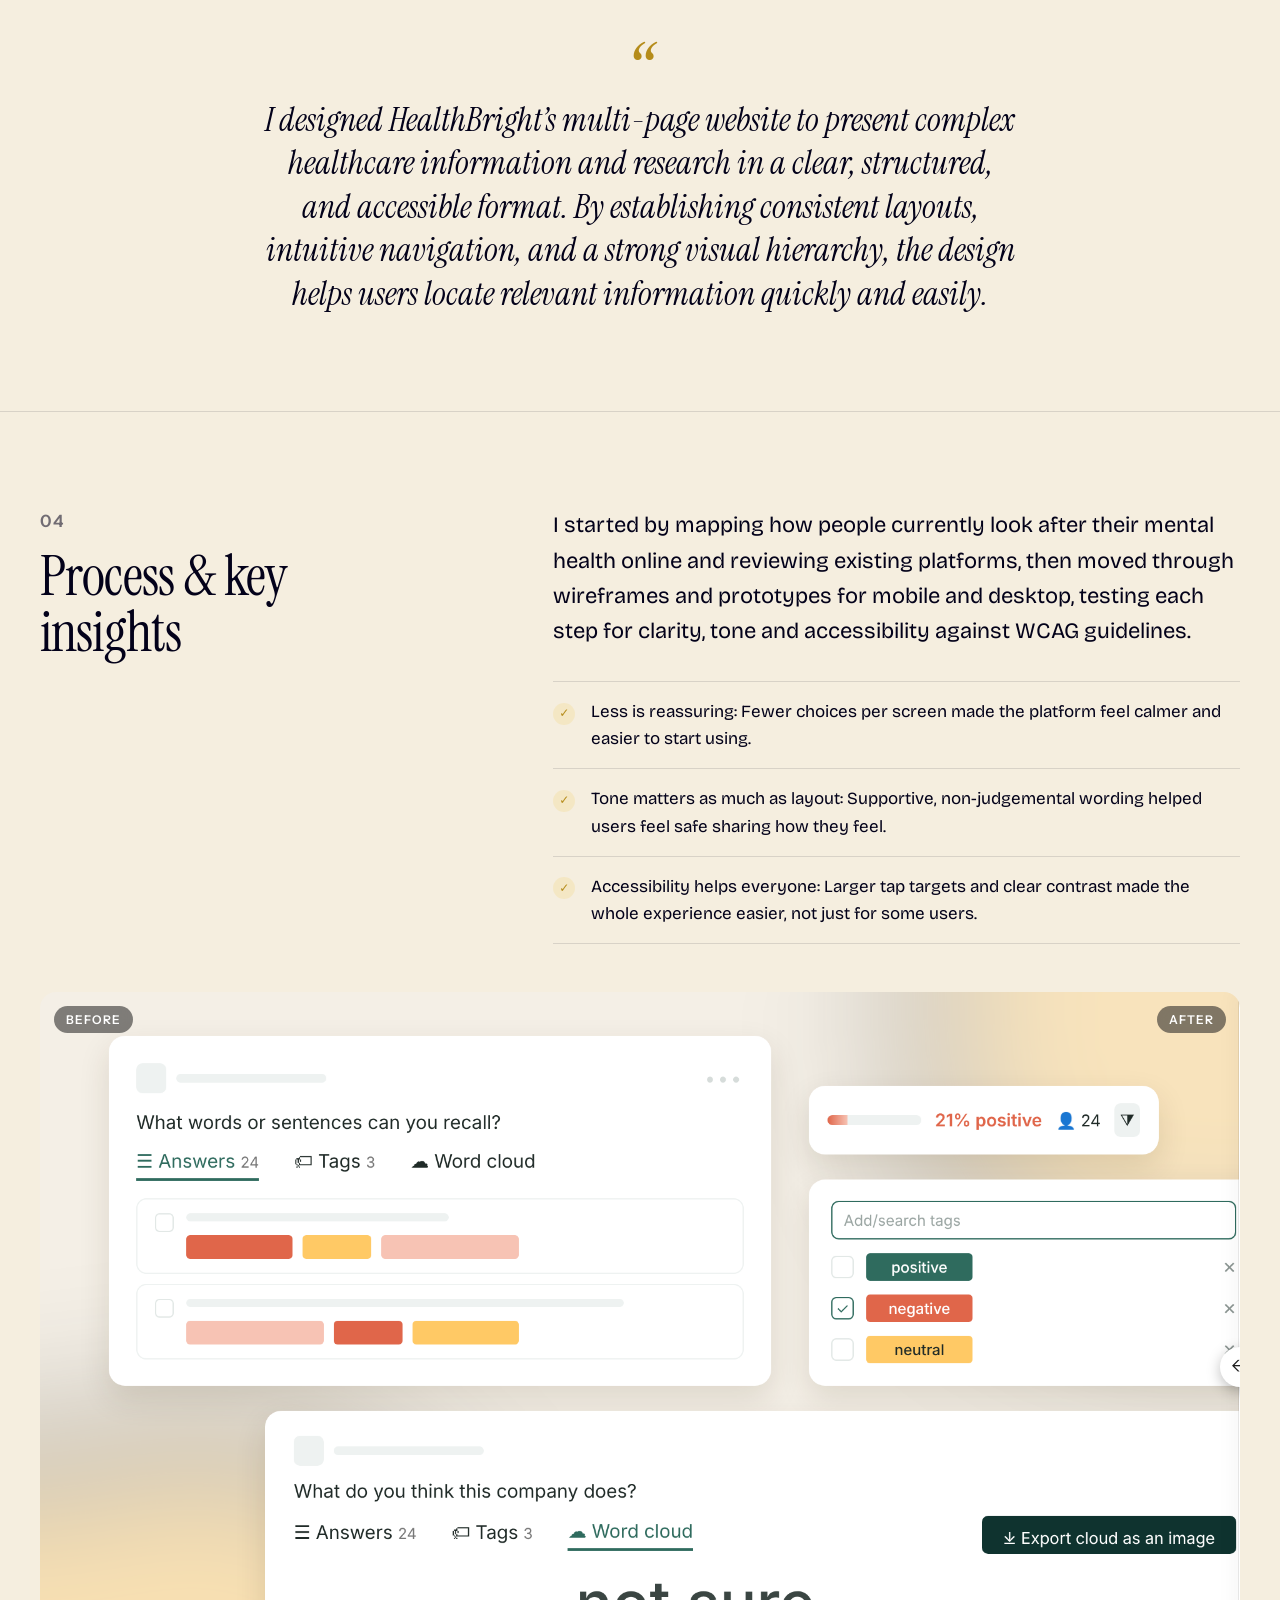
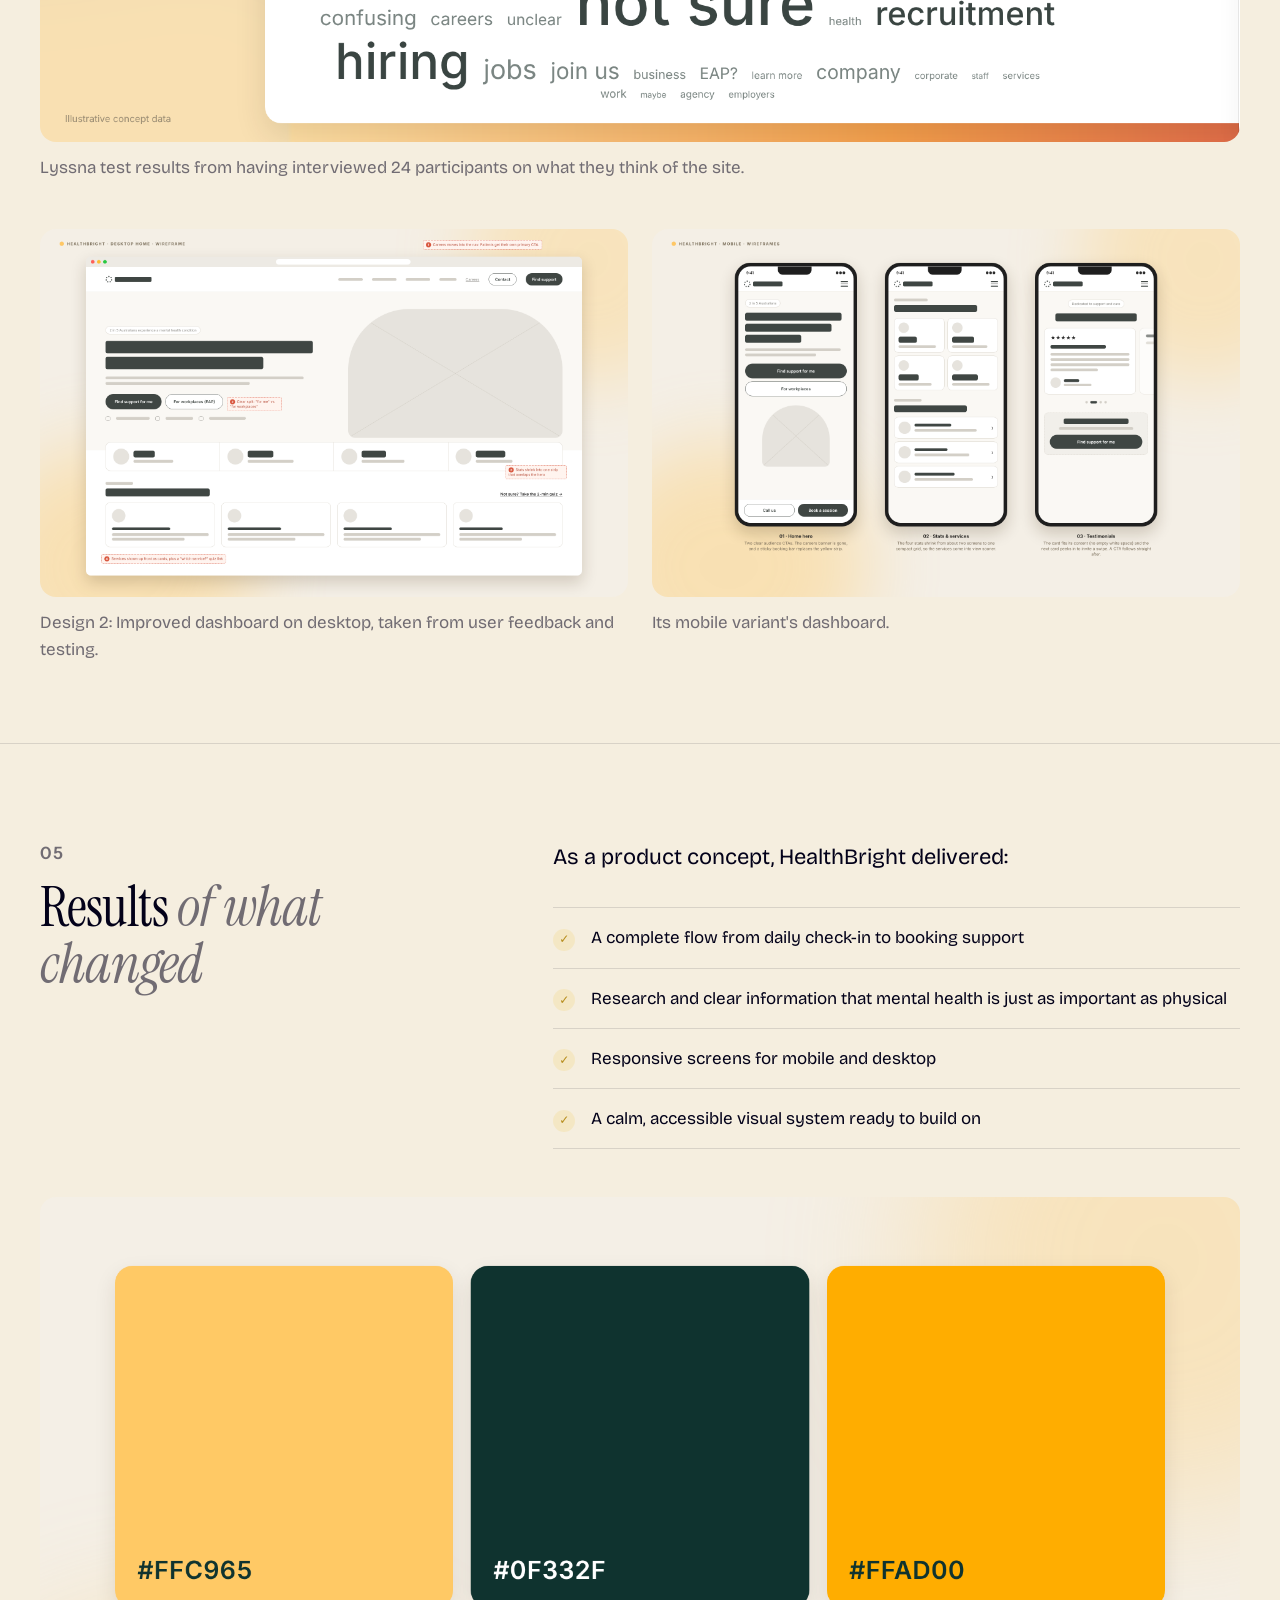
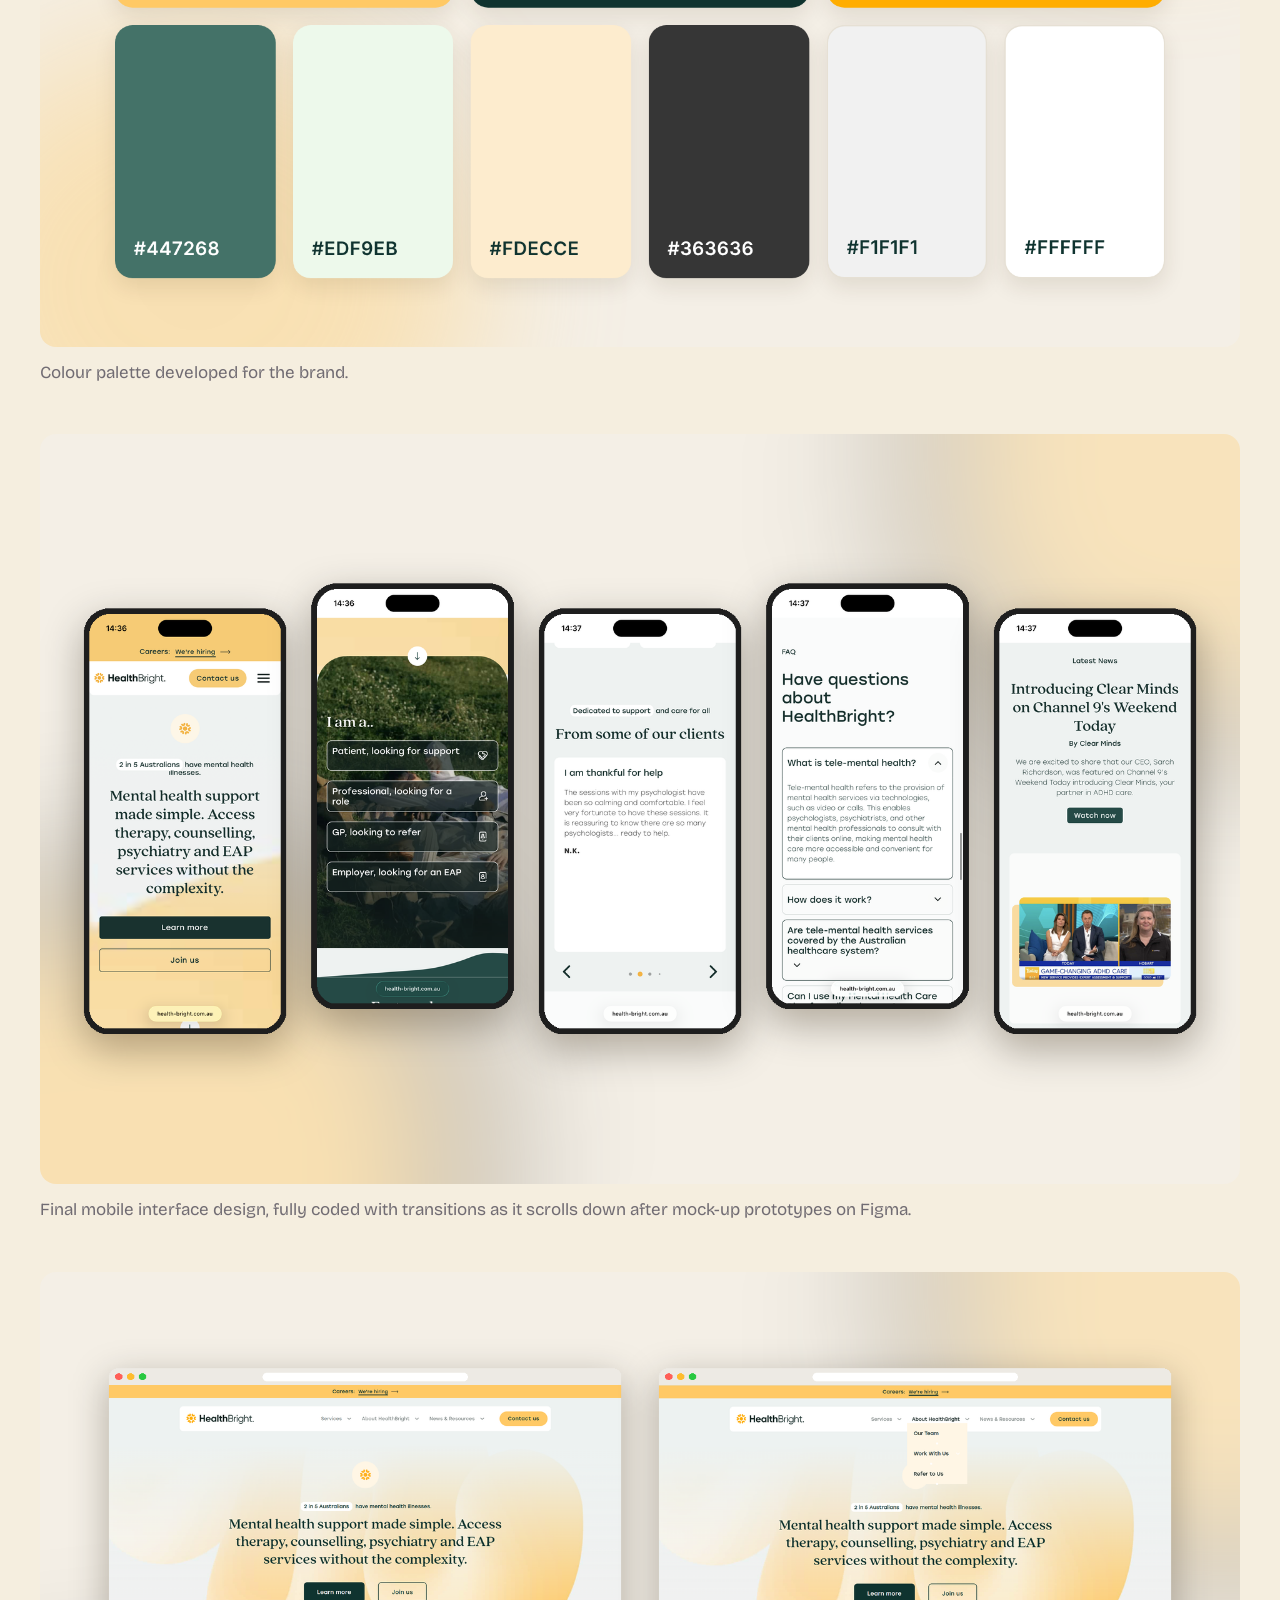
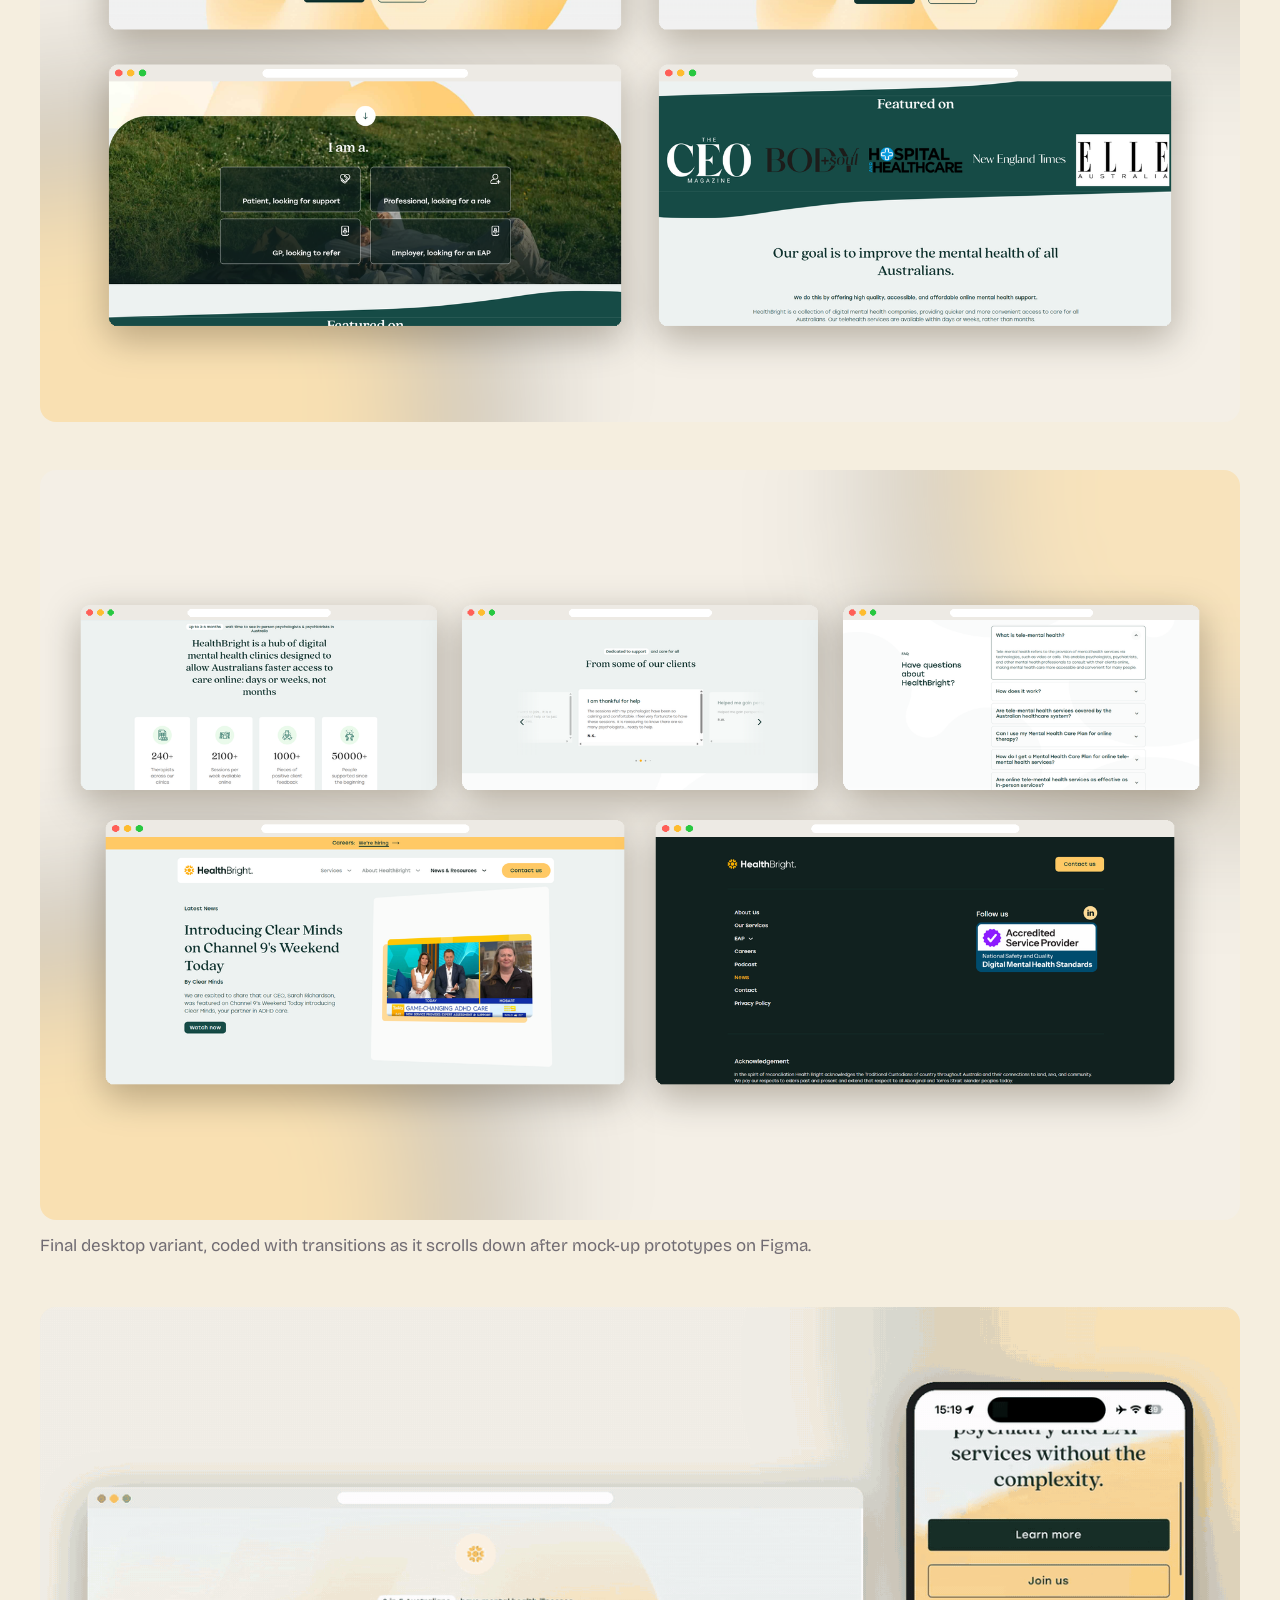
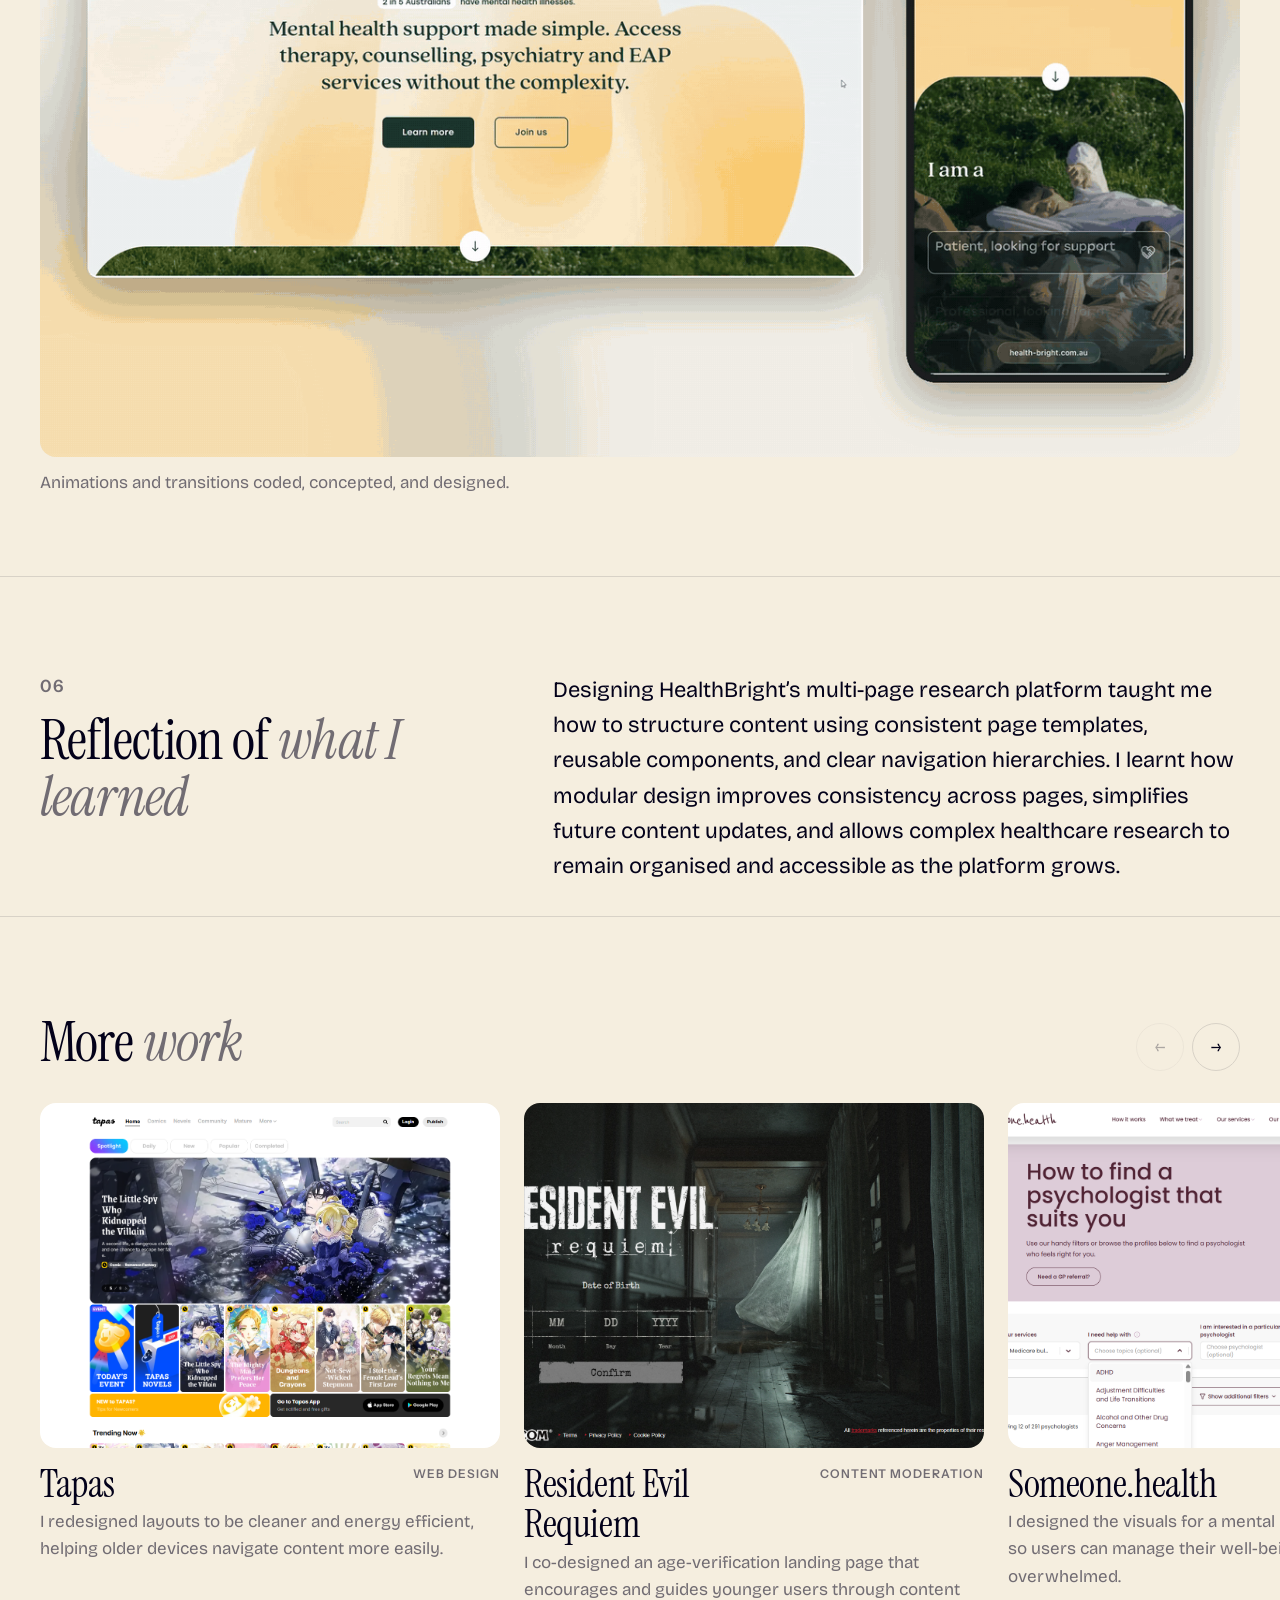
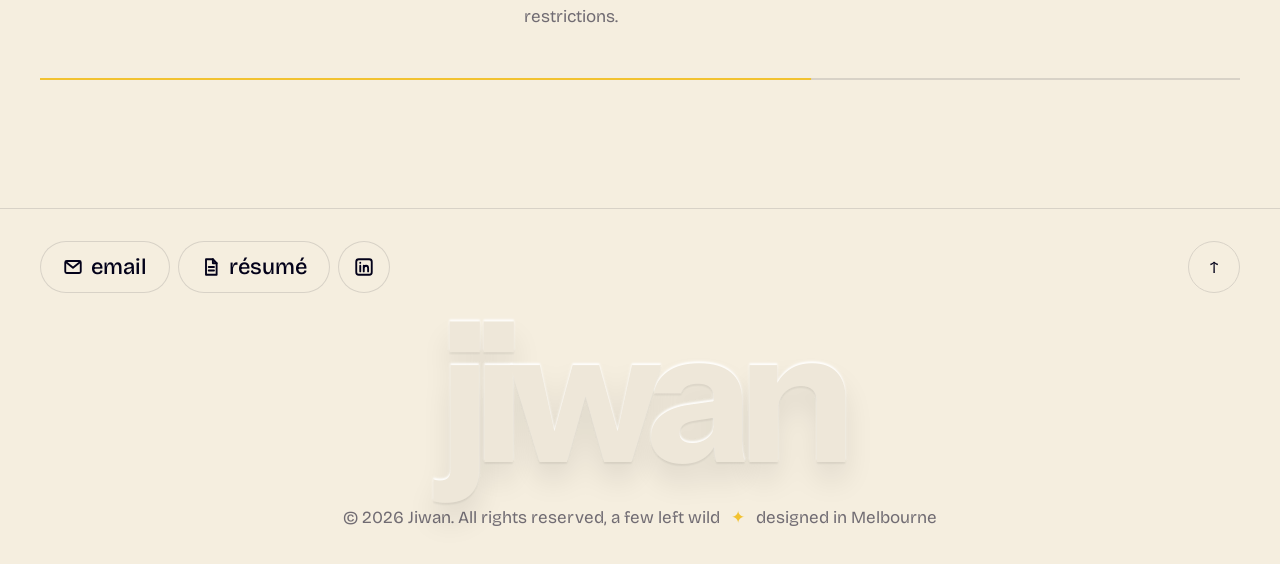
<file: healthbright.html>
<!doctype html>
<html lang="en">
<head>
  <meta charset="utf-8">
  <meta name="viewport" content="width=device-width, initial-scale=1">
  <title>HealthBright · Jiwan</title>
  <meta name="description" content="Case study: a mental health platform concept designed so people feel comfortable and confident managing their wellbeing.">
  <meta name="theme-color" content="#efe6d8" media="(prefers-color-scheme: light)">
  <meta name="theme-color" content="#1e0c0c" media="(prefers-color-scheme: dark)">
  <link rel="preconnect" href="https://fonts.googleapis.com">
  <link rel="preconnect" href="https://fonts.gstatic.com" crossorigin>
  <link href="https://fonts.googleapis.com/css2?family=Instrument+Sans:wght@400;500;600;700&family=Instrument+Serif:ital@0;1&family=Silkscreen&family=Bricolage+Grotesque:opsz,wght@12..96,400..700&display=swap" rel="stylesheet">
  <link rel="stylesheet" href="styles.css">
  <script>
    // Marks JS as on (for scroll reveals) and applies saved Settings
    // (motion, text size, contrast, cursor) before the page paints. If we
    // arrived through a page transition, cover the page in green so it can
    // slide away on load.
    (function () {
      var html = document.documentElement, prefs = {};
      html.classList.add('js');
      try { prefs = JSON.parse(localStorage.getItem('site-prefs')) || {}; } catch (e) {}
      if (prefs.theme && prefs.theme !== 'auto') html.setAttribute('data-theme', prefs.theme);
      if (prefs.motion) html.setAttribute('data-motion', prefs.motion);
      if (prefs.text && prefs.text !== 'default') html.setAttribute('data-text', prefs.text);
      if (prefs.contrast) html.setAttribute('data-contrast', 'high');
      if (prefs.cursor === false) html.setAttribute('data-cursor', 'off');
      var full = prefs.motion ? prefs.motion === 'full' : !matchMedia('(prefers-reduced-motion: reduce)').matches;
      try {
        var pt = sessionStorage.getItem('pt');
        sessionStorage.removeItem('pt');
        if (pt !== null && full) {
          html.classList.add('pt-enter');
          html.setAttribute('data-pt', pt);
        }
      } catch (e) {}
    })();
  </script>
</head>
<body>
  <!--
    PROJECT PAGE (same structure as someone-health.html)
    Sections: hero → cover → intro + details → numbered blocks with
    picture grids → results → reflection → carousel of other work.

    Adding images: inside any .shot-media, replace the .shot-placeholder
    span with <img src="images/your-file.jpg" alt="What it shows">.
    Anything marked TBC is a detail to fill in.
  -->

  <!-- ============================ HEADER ============================
       Same on every page; only aria-current (the green pill) moves. -->
  <header class="site-header site-header--over" data-over>
    <div class="wrap">
      <a href="index.html" class="logo" aria-label="Jiwan, home" data-pt="hello">
        <span class="logo-dot"></span>Jiwan
      </a>
      <span class="label header-time" data-clock data-tz="Australia/Melbourne">Melbourne</span>
      <nav aria-label="Main">
        <ul class="nav">
          <li><a href="index.html" aria-current="page" data-pt="work"><svg viewBox="0 0 16 16" aria-hidden="true"><path d="M8 14V7M8 7C8 4.2 6.2 2.5 2.5 2.5 2.5 5.5 4.6 7 8 7ZM8 9.5c0-2.6 2-4.6 5.5-4.6 0 2.8-2 4.6-5.5 4.6Z"/></svg><span class="nav-label">work</span></a></li>
          <li><a href="play.html" data-pt="play"><svg viewBox="0 0 16 16" aria-hidden="true"><circle cx="8" cy="8" r="6"/><path d="M2.3 6.5c3.4 1.2 8 1.2 11.4 0M8 2c-2.2 2.6-2.2 9.4 0 12M8 2c2.2 2.6 2.2 9.4 0 12"/></svg><span class="nav-label">play</span></a></li>
          <li><a href="about.html" data-pt="about"><svg viewBox="0 0 16 16" aria-hidden="true"><circle cx="8" cy="4.8" r="2.6"/><path d="M3 14c0-3 2.2-5.2 5-5.2s5 2.2 5 5.2"/></svg><span class="nav-label">about</span></a></li>
          <li><button type="button" class="nav-settings" data-settings aria-haspopup="dialog" aria-expanded="false" aria-label="Settings"><svg viewBox="0 0 16 16" aria-hidden="true"><path d="M2 4.5h7.5M13 4.5h1M2 11.5h1.5M7 11.5h7"/><circle class="knob-a" cx="11.2" cy="4.5" r="1.7"/><circle class="knob-b" cx="5.3" cy="11.5" r="1.7"/></svg><span class="nav-label">settings</span></button></li>
        </ul>
      </nav>
    </div>
  </header>

  <main>
    <!-- ============================= HERO ============================ -->
    <section class="cs-hero" data-dark data-glow>
      <div class="wrap">
        <a href="index.html#work" class="back"><span class="arrow">←</span> All work</a>
        <h1 class="cs-title"><span data-split>HealthBright's</span> <em data-split>wellbeing hub</em></h1>
        <p class="cs-kicker"><span>Product Concept</span><span>Web Design</span><span>Mobile &amp; Desktop</span><span>Accessibility</span></p>
      </div>
    </section>

    <div class="wrap cs-cover-wrap" data-reveal>
      <figure class="shot cs-cover" data-lightbox data-cursor="Zoom">
        <div class="shot-media"><img src="pictures/HealthBrightCombined.png" alt="What it shows"></div>
      </figure>
    </div>

    <section class="wrap cs-intro">
      <p class="cs-lead" data-reveal>HealthBright is a mental health platform concept that helps people check in on their wellbeing, find support, and feel in control of their care.</p>
      <dl class="cs-meta" data-reveal>
        <div><dt class="label">Role</dt><dd>User Experience Designer</dd></div>
        <div><dt class="label">Team</dt><dd>1 Product Manager ∙ 1 Front-end Dev ∙ 2 Back-end Devs</dd></div>
        <div><dt class="label">Timeline</dt><dd>12 Weeks</dd></div>
        <div><dt class="label">Scope</dt><dd>UX/UI ∙ User Testing ∙ Design System</dd></div>
      </dl>
    </section>

    <!-- =========================== OVERVIEW ========================== -->
    <section class="cs-section wrap">
      <div class="cs-block">
        <div class="cs-block-head" data-reveal><span class="label">01</span><h2>Overview <em>of the problem</em></h2></div>
        <div class="cs-block-body" data-reveal style="--delay: 1">
          <p>People managing their mental health often juggle appointments, notes and coping tools across different apps. Many of these interfaces feel clinical, busy or demanding, right at the moment someone needs reassurance, which makes it harder to keep looking after themselves.</p>
        </div>
      </div>
    </section>

    <!-- =========================== CONTEXT =========================== -->
    <section class="cs-section wrap">
      <div class="cs-block">
        <div class="cs-block-head" data-reveal><span class="label">02</span><h2>Context</h2></div>
        <div class="cs-block-body" data-reveal style="--delay: 1">
          <p>HealthBright explores what a calmer, more supportive mental health platform could feel like. It brings the essentials into one place:</p>
          <ul class="did-list">
            <li>quick daily mood and wellbeing check-ins</li>
            <li>finding, booking and preparing for sessions</li>
            <li>self-help resources for the moments in between</li>
            <li>a layout that works for people with diverse accessibility needs</li>
          </ul>
        </div>
      </div>
    </section>

    <!-- ============================ GOALS ============================ -->
    <section class="cs-section wrap">
      <div class="cs-block">
        <div class="cs-block-head" data-reveal><span class="label">03</span><h2>Goals</h2></div>
        <div class="cs-block-body" data-reveal style="--delay: 1">
          <p>To design screens that feel gentle and encouraging while spreading awareness and information, so users are comfortable coming back and confident taking the next step in their care.</p>
          <ul class="did-list">
            <li>Reduce overwhelm: Show one clear action at a time, with plenty of breathing room.</li>
            <li>Design for accessibility first: Readable type, strong contrast and simple interactions throughout.</li>
            <li>Encourage confidence: Use warm, supportive language that normalize mental health.</li>
            <li>Work everywhere: Keep the experience consistent across mobile and desktop.</li>
          </ul>
        </div>
      </div>

      <div class="gallery">
        <figure class="shot shot--full" data-lightbox data-cursor="Zoom" data-reveal>
          <div class="shot-media"><img src="pictures/HealthBrightDesktopExploration.png" alt="What it shows"></div>
          <figcaption>Design 1 out of 2: Early dashboard explorations for the desktop layout.</figcaption>
        </figure>
        <figure class="shot shot--full" data-lightbox data-cursor="Zoom" data-reveal>
          <div class="shot-media"><img src="pictures/HealthBrightMobileExploration.png" alt="What it shows"></div>
          <figcaption>Continuing on to further explorations for the mobile layout.</figcaption>
        </figure>
      </div>

      <blockquote class="cs-quote" data-reveal>
        I designed HealthBright’s multi-page website to present complex healthcare information and research in a clear, structured, and accessible format. By establishing consistent layouts, intuitive navigation, and a strong visual hierarchy, the design helps users locate relevant information quickly and easily.
      </blockquote>
    </section>

    <!-- ===================== PROCESS + INSIGHTS ====================== -->
    <section class="cs-section wrap">
      <div class="cs-block">
        <div class="cs-block-head" data-reveal><span class="label">04</span><h2>Process &amp; key insights</h2></div>
        <div class="cs-block-body" data-reveal style="--delay: 1">
          <p>I started by mapping how people currently look after their mental health online and reviewing existing platforms, then moved through wireframes and prototypes for mobile and desktop, testing each step for clarity, tone and accessibility against WCAG guidelines.</p>
          <ul class="did-list">
            <li>Less is reassuring: Fewer choices per screen made the platform feel calmer and easier to start using.</li>
            <li>Tone matters as much as layout: Supportive, non-judgemental wording helped users feel safe sharing how they feel.</li>
            <li>Accessibility helps everyone: Larger tap targets and clear contrast made the whole experience easier, not just for some users.</li>
          </ul>
        </div>
      </div>
      <div class="gallery">
        <!-- Before / After comparison: move the pointer from right to left
             (or drag on touch screens, or use the arrow keys) to wipe from
             Before to After. The After image is pictures/HealthBrightAfterSeconds.png;
             export it at the same size as the Before image. -->
        <figure class="shot shot--full compare" data-compare data-cursor="Drag" data-reveal tabindex="0"
                role="slider" aria-label="Before and after comparison" aria-valuemin="0" aria-valuemax="100" aria-valuenow="0">
          <div class="shot-media">
            <img src="pictures/HealthBrightBeforeSeconds.png" alt="What it shows">
            <div class="compare-after">
              <img src="pictures/HealthBrightAfterSeconds.png" alt="Test results after the redesign" onerror="this.closest('.compare-after').classList.add('is-missing')">
              <span class="compare-missing">Add pictures/HealthBrightAfterSeconds.png</span>
            </div>
            <span class="compare-label compare-label--before" aria-hidden="true">Before</span>
            <span class="compare-label compare-label--after" aria-hidden="true">After</span>
            <span class="compare-handle" aria-hidden="true"></span>
          </div>
          <figcaption>Lyssna test results from having interviewed 24 participants on what they think of the site.</figcaption>
        </figure>
      </div>
      <div class="gallery">
        <figure class="shot shot--half" data-lightbox data-cursor="Zoom" data-reveal>
          <div class="shot-media"><img src="pictures/HealthbrightDesktopWireframes.png" alt="Desktop wireframes"></div>
          <figcaption>Design 2: Improved dashboard on desktop, taken from user feedback and testing.</figcaption>
        </figure>
        <figure class="shot shot--half" data-lightbox data-cursor="Zoom" data-reveal style="--delay: 1">
          <div class="shot-media"><img src="pictures/HealthbrightMobileWireframes.png" alt="Mobile wireframes"></div>
          <figcaption>Its mobile variant's dashboard.</figcaption>
        </figure>
      </div>
    </section>

    <!-- =========================== RESULTS =========================== -->
    <section class="cs-section wrap">
      <div class="cs-block">
        <div class="cs-block-head" data-reveal><span class="label">05</span><h2>Results <em>of what changed</em></h2></div>
        <div class="cs-block-body" data-reveal style="--delay: 1">
          <p>As a product concept, HealthBright delivered:</p>
          <ul class="did-list">
            <li>A complete flow from daily check-in to booking support</li>
            <li>Research and clear information that mental health is just as important as physical</li>
            <li>Responsive screens for mobile and desktop</li>
            <li>A calm, accessible visual system ready to build on</li>
          </ul>
        </div>
      </div>
      <div class="gallery">
        <figure class="shot shot--full" data-lightbox data-cursor="Zoom" data-reveal>
          <div class="shot-media"><img src="pictures/HealthBrightColourPalette.png" alt="What it shows"></div>
          <figcaption>Colour palette developed for the brand.</figcaption>
        </figure>
      </div>
      <div class="gallery">
        <figure class="shot shot--full" data-lightbox data-cursor="Zoom" data-reveal>
          <div class="shot-media"><img src="pictures/HealthyMobile.png" alt="What it shows"></div>
          <figcaption>Final mobile interface design, fully coded with transitions as it scrolls down after mock-up prototypes on Figma.</figcaption>
        </figure>
      </div>
      <div class="gallery">
        <figure class="shot shot--full" data-lightbox data-cursor="Zoom" data-reveal>
          <div class="shot-media"><img src="pictures/HealthyDesktop1.png" alt="What it shows"></div>
        </figure>
      </div>
      <div class="gallery">
        <figure class="shot shot--full" data-lightbox data-cursor="Zoom" data-reveal>
          <div class="shot-media"><img src="pictures/HealthyDesktop2.png" alt="What it shows"></div>
          <figcaption>Final desktop variant, coded with transitions as it scrolls down after mock-up prototypes on Figma.</figcaption>
        </figure>
      </div>
      <div class="gallery">
        <figure class="shot shot--full" data-lightbox data-cursor="Zoom" data-reveal>
          <div class="shot-media"><img src="pictures/HealthyScroll.gif" alt="What it shows"></div>
          <figcaption>Animations and transitions coded, concepted, and designed.</figcaption>
        </figure>
      </div>
    </section>

    <!-- ========================= REFLECTION ========================== -->
    <section class="cs-section wrap">
      <div class="cs-block">
        <div class="cs-block-head" data-reveal><span class="label">06</span><h2>Reflection of <em>what I learned</em></h2></div>
        <div class="cs-block-body" data-reveal style="--delay: 1">
          <p>Designing HealthBright’s multi-page research platform taught me how to structure content using consistent page templates, reusable components, and clear navigation hierarchies. I learnt how modular design improves consistency across pages, simplifies future content updates, and allows complex healthcare research to remain organised and accessible as the platform grows.</p>
        </div>
      </div>
    </section>

    <!-- ======================= MORE PROJECTS ========================= -->
    <section class="more" data-carousel aria-label="More projects">
      <div class="wrap carousel-head">
        <h2 class="section-title">More <em>work</em></h2>
        <div class="carousel-btns">
          <button class="carousel-btn" data-carousel-prev aria-label="Previous projects">←</button>
          <button class="carousel-btn" data-carousel-next aria-label="Next projects">→</button>
        </div>
      </div>
      <div class="carousel-track" data-cursor="Drag" tabindex="0">
        <a href="tapas.html" class="card" data-cursor="View">
          <div class="card-media"><img src="pictures/TapasCover.png" alt="What it shows"></div>
          <div class="card-info"><h3 class="card-title">Tapas</h3><span class="label">Web design</span><p class="card-desc">I redesigned layouts to be cleaner and energy efficient, helping older devices navigate content more easily.</p></div>
        </a>
        <a href="resident-evil-requiem.html" class="card" data-cursor="View">
          <div class="card-media"><img src="pictures/ResidentEvilCover.png" alt="What it shows"></div>
          <div class="card-info"><h3 class="card-title">Resident Evil Requiem</h3><span class="label">Content moderation</span><p class="card-desc">I co-designed an age-verification landing page that encourages and guides younger users through content restrictions.</p></div>
        </a>
        <a href="someone-health.html" class="card" data-cursor="View">
          <div class="card-media"><img src="pictures/SomeoneHealthCover.png" alt="What it shows"></div>
          <div class="card-info"><h3 class="card-title">Someone.health</h3><span class="label">Web design</span><p class="card-desc">I designed the visuals for a mental health clinic's platform so users can manage their well-being without being overwhelmed.</p></div>
        </a>
        <a href="index.html#work" class="card card--all" data-cursor="All">
          <div class="card-media"><span>All work →</span></div>
          <div class="card-info"><h3 class="card-title">Back to everything</h3></div>
        </a>
      </div>
      <div class="wrap"><div class="carousel-progress"><span></span></div></div>
    </section>
  </main>

  <!-- ============================ FOOTER ============================
       Footnote: contact pills, a giant soft wordmark that goes liquid
       when you move across it, and the small print. Edit the links,
       wordmark text and note below. -->
  <footer class="site-footer">
    <div class="wrap">
      <div class="footer-top">
        <ul class="footer-pills">
          <li><a class="pill" href="mailto:you@example.com" data-copy="you@example.com"><svg viewBox="0 0 16 16" aria-hidden="true"><rect x="1.8" y="3.2" width="12.4" height="9.6" rx="1.2"/><path d="m2.3 4 5.7 4.6L13.7 4"/></svg>email</a></li>
          <li><a class="pill" href="https://drive.google.com/file/d/1qr-jmRHgt_7LpJ1WC5ZYzhcqTOSqBbp3/view?usp=sharing" target="_blank" rel="noopener"><svg viewBox="0 0 16 16" aria-hidden="true"><path d="M4 1.8h5.5L12.5 5v9.2H4Z"/><path d="M9.5 1.8V5h3M6.2 8h4.2M6.2 10.8h4.2"/></svg>résumé</a></li>
          <li><a class="pill pill--icon" href="https://www.linkedin.com/in/jacqueline-iwanto-011028278/" target="_blank" rel="noopener" aria-label="LinkedIn"><svg viewBox="0 0 16 16" aria-hidden="true"><rect x="1.8" y="1.8" width="12.4" height="12.4" rx="2"/><path d="M5 7v4.5M5 4.6v.1M7.8 11.5V7m0 2c0-1.2.8-2 1.9-2s1.6.8 1.6 2v2.5"/></svg></a></li>
        </ul>
        <a href="#" class="to-top" aria-label="Back to top">↑</a>
      </div>
      <p class="wordmark" data-liquid aria-hidden="true">jiwan</p>
      <p class="footer-note">© <span data-year></span> Jiwan. All rights reserved, a few left wild <span class="spark">✦</span> designed in Melbourne</p>
    </div>
    <svg class="liquid-defs" width="0" height="0" aria-hidden="true" focusable="false">
      <filter id="liquid" x="-10%" y="-20%" width="120%" height="140%">
        <feTurbulence type="fractalNoise" baseFrequency="0.008 0.016" numOctaves="2" seed="4" result="noise"/>
        <feDisplacementMap in="SourceGraphic" in2="noise" scale="0" xChannelSelector="R" yChannelSelector="G"/>
      </filter>
    </svg>
  </footer>

  <script src="script.js" defer></script>
</body>
</html>
</file>
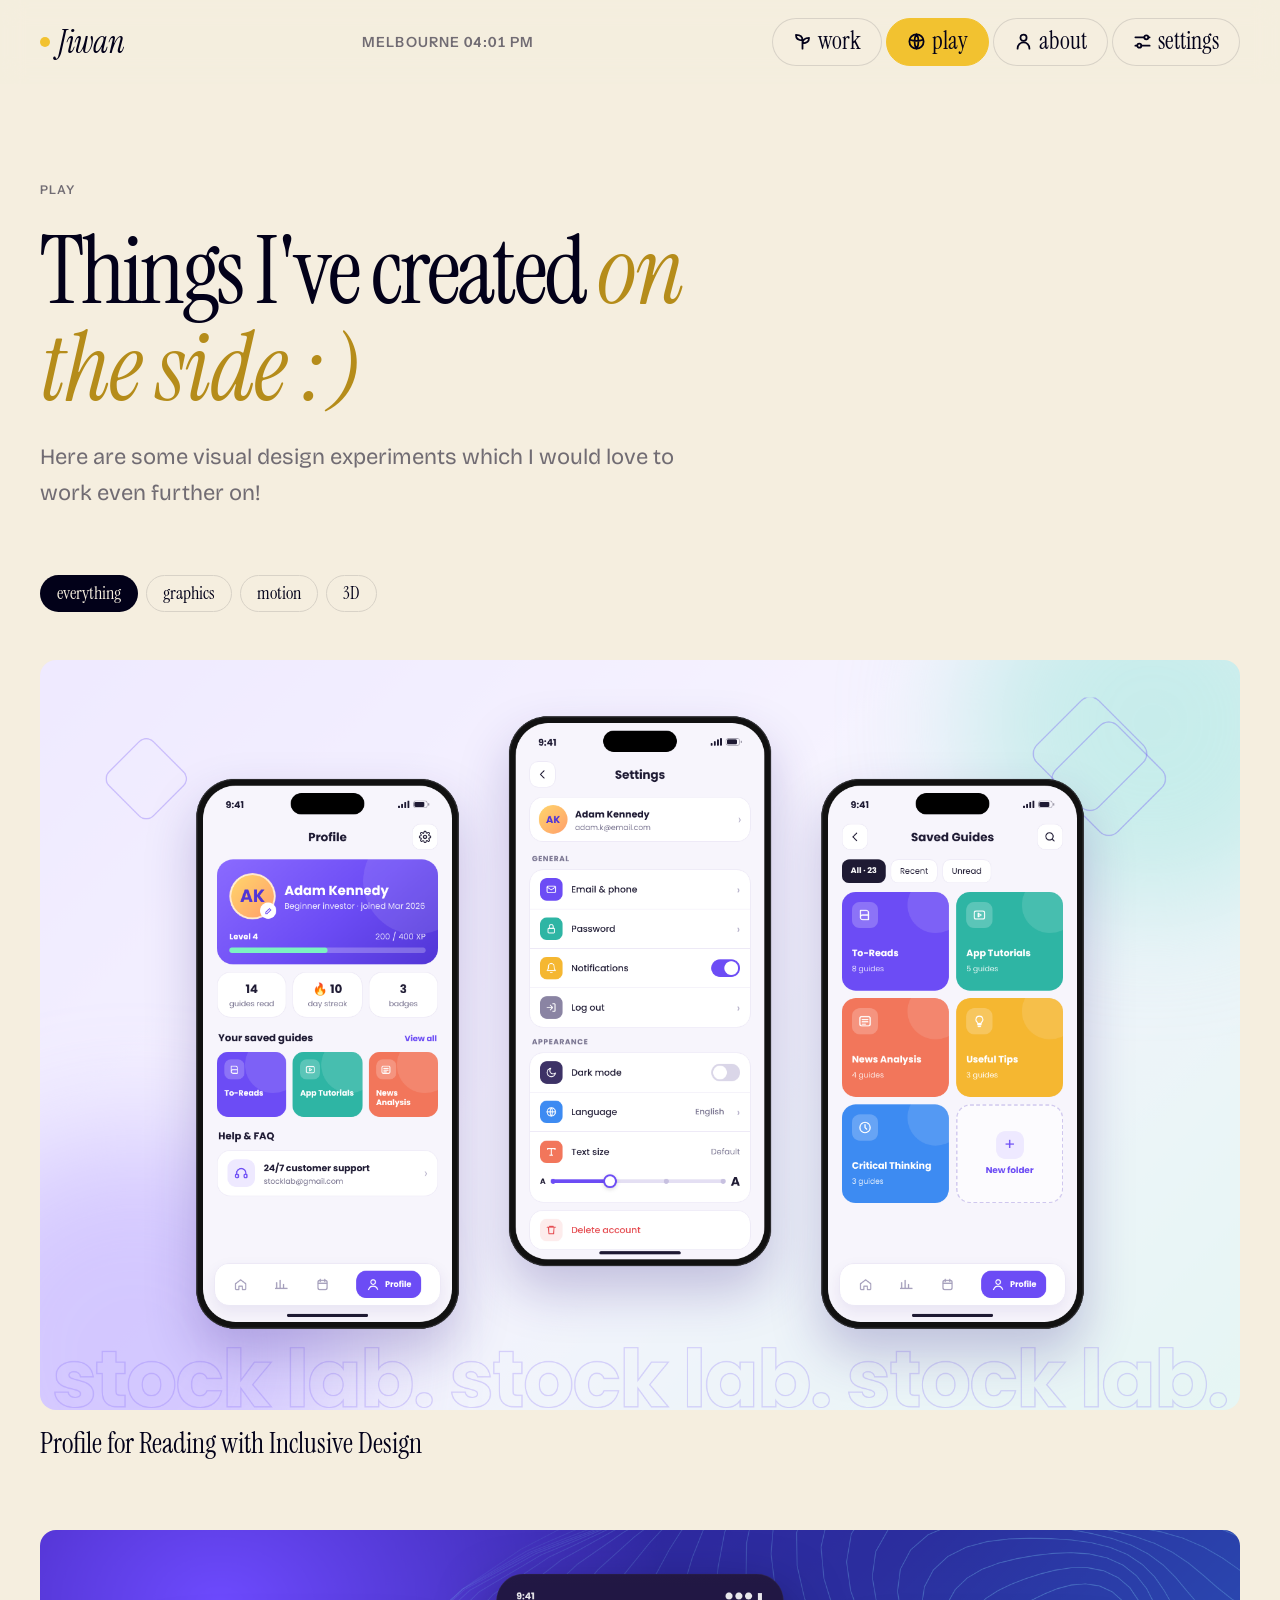
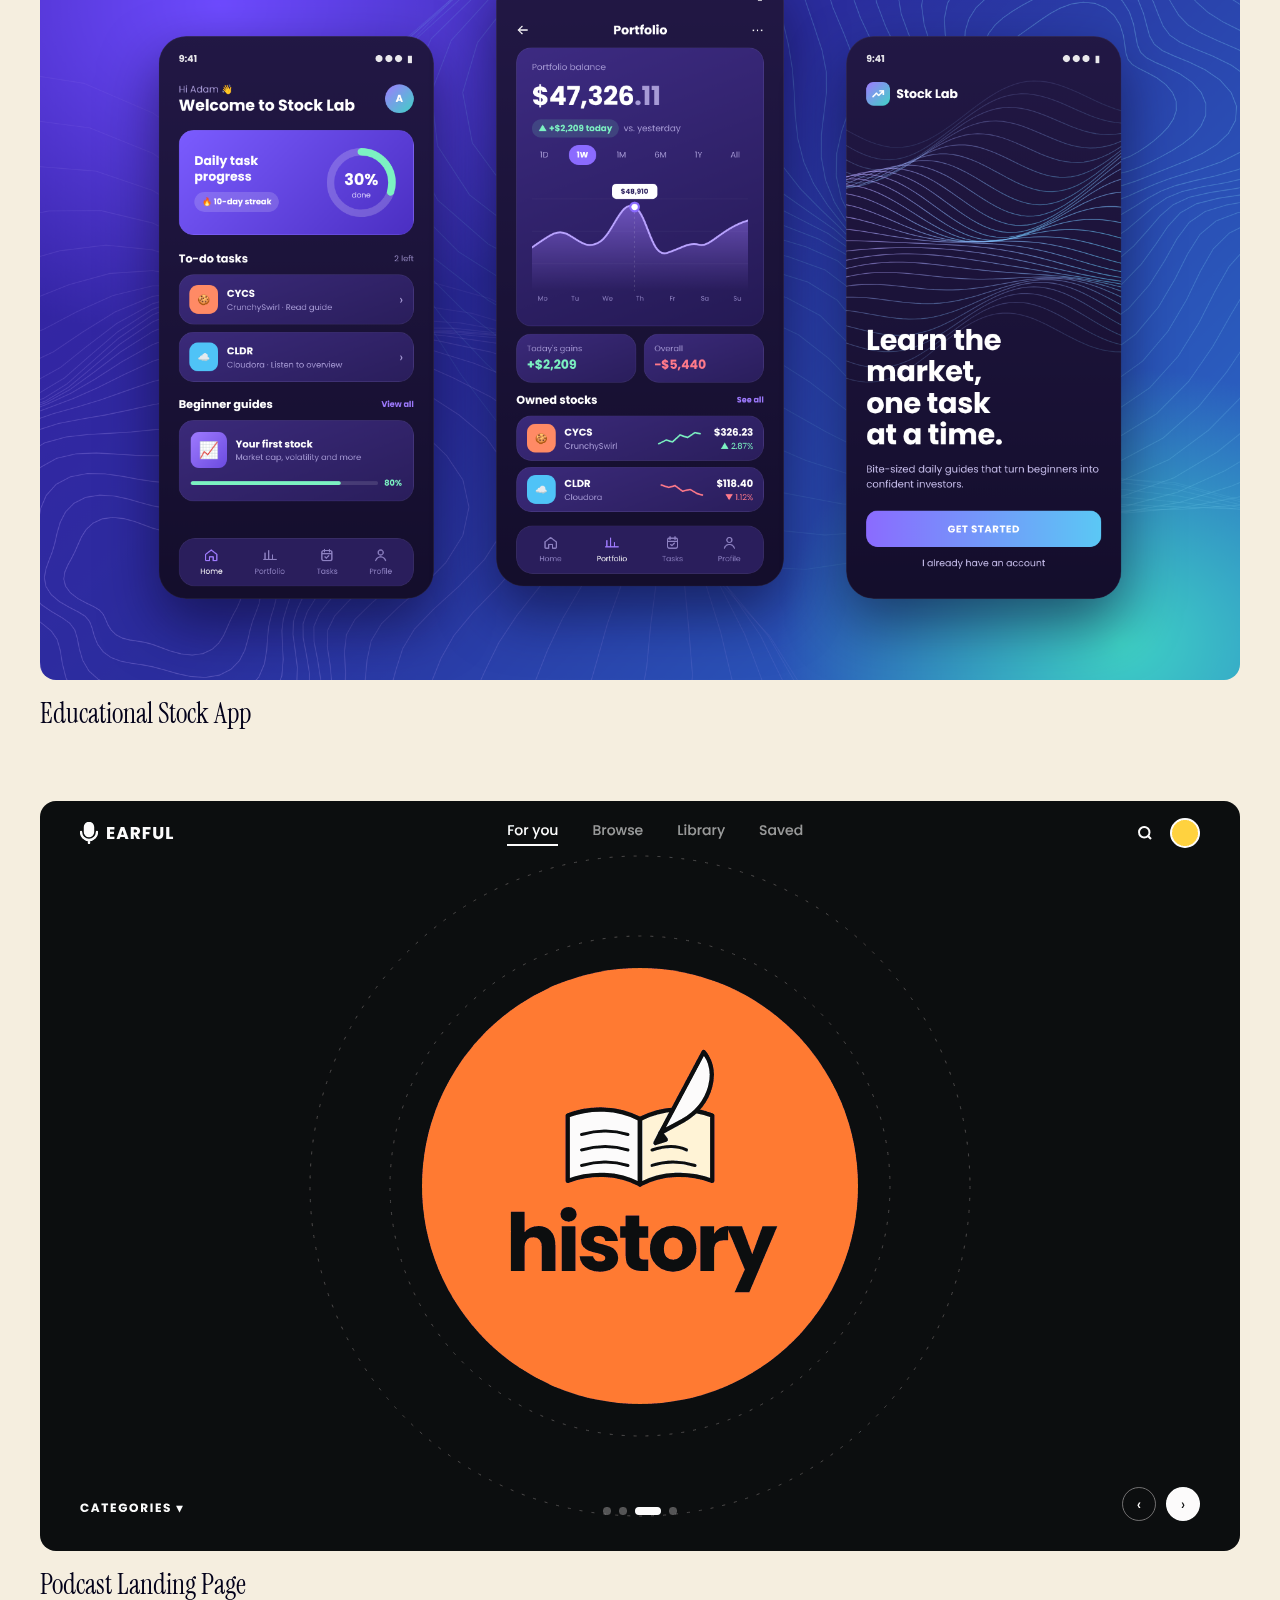
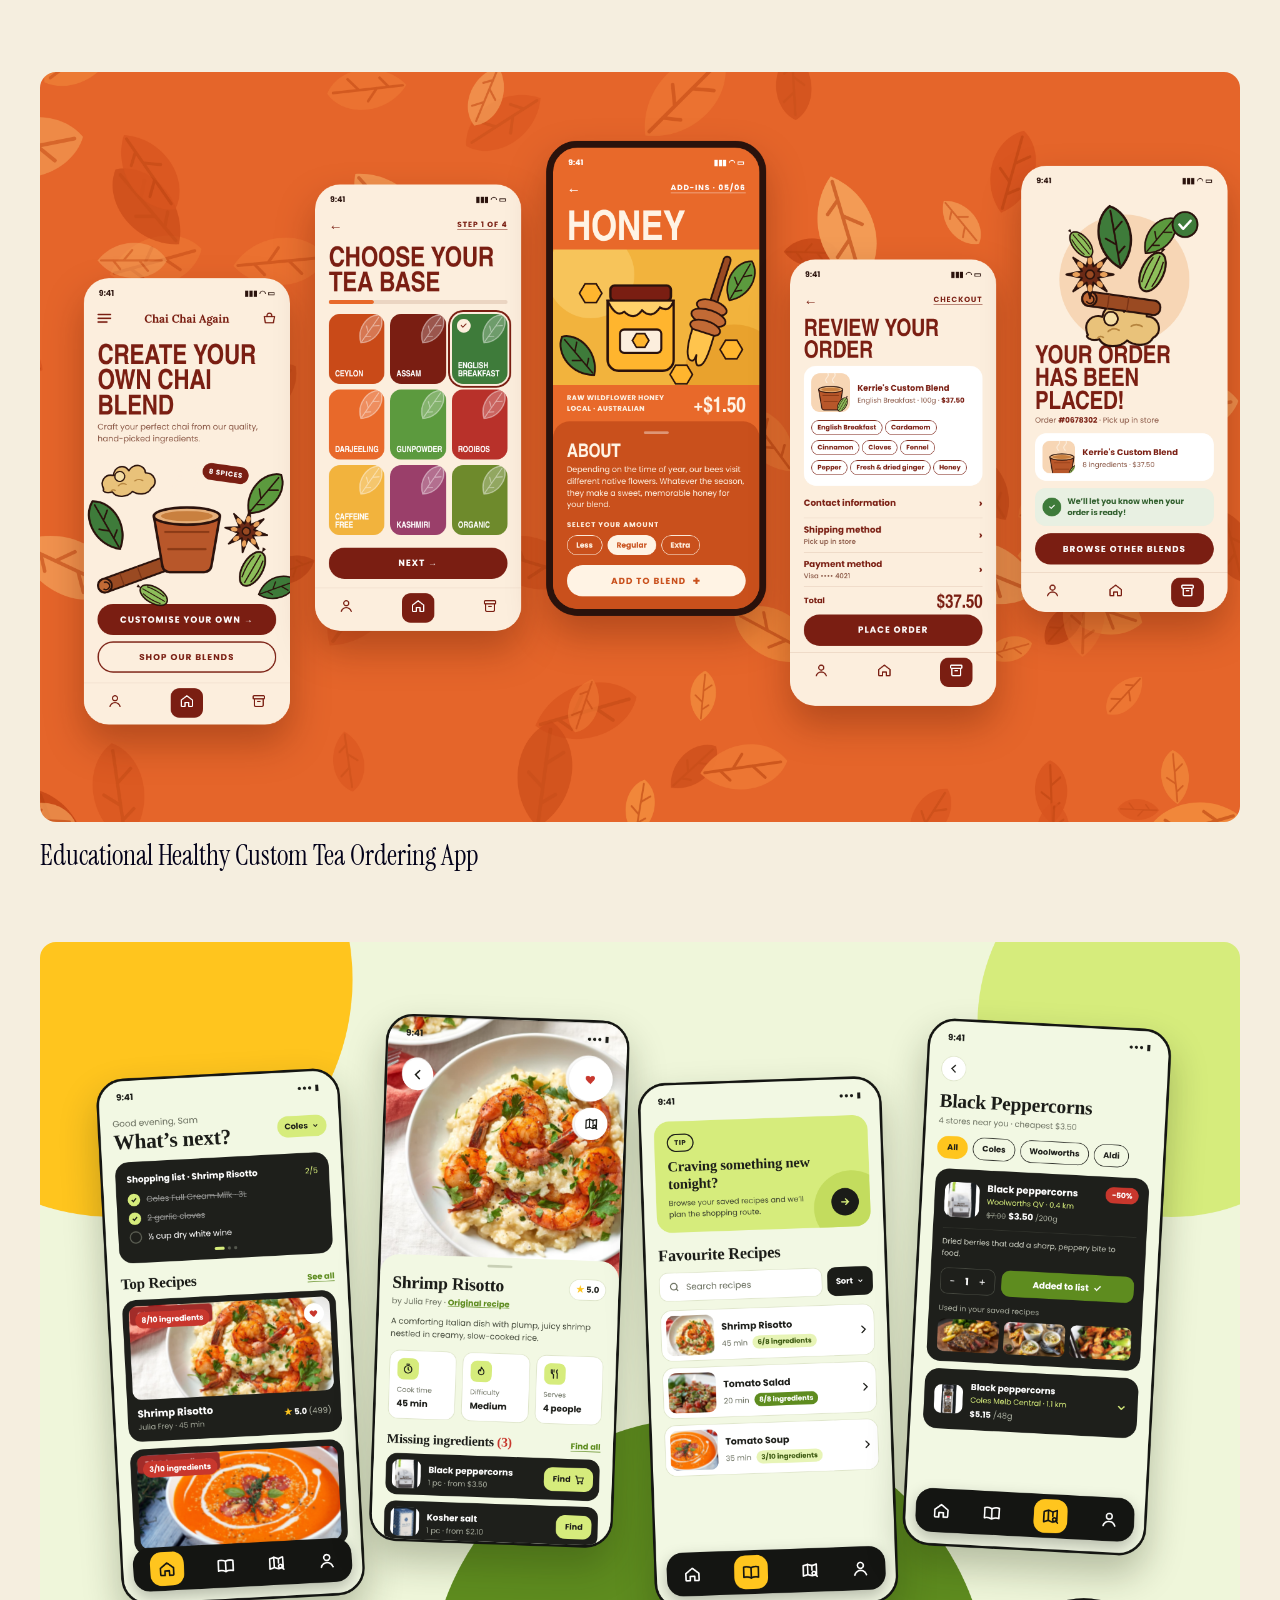
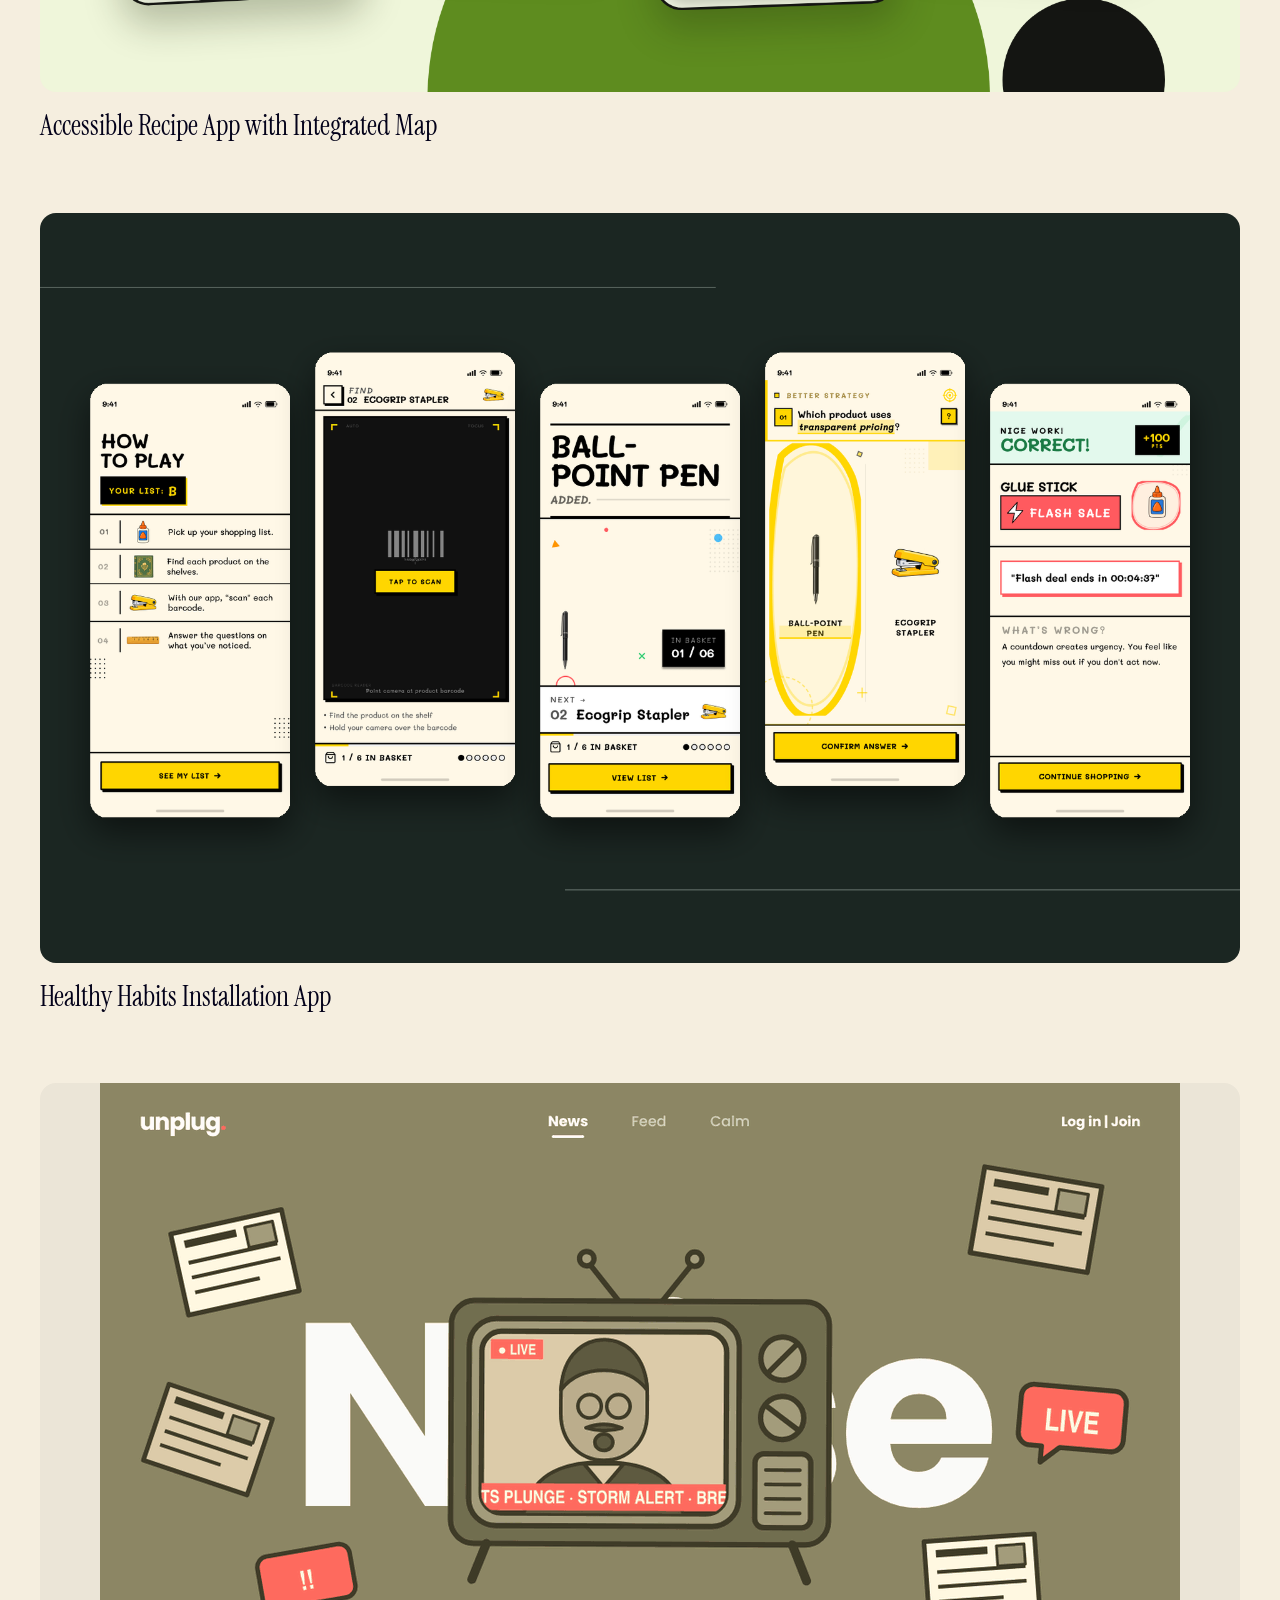
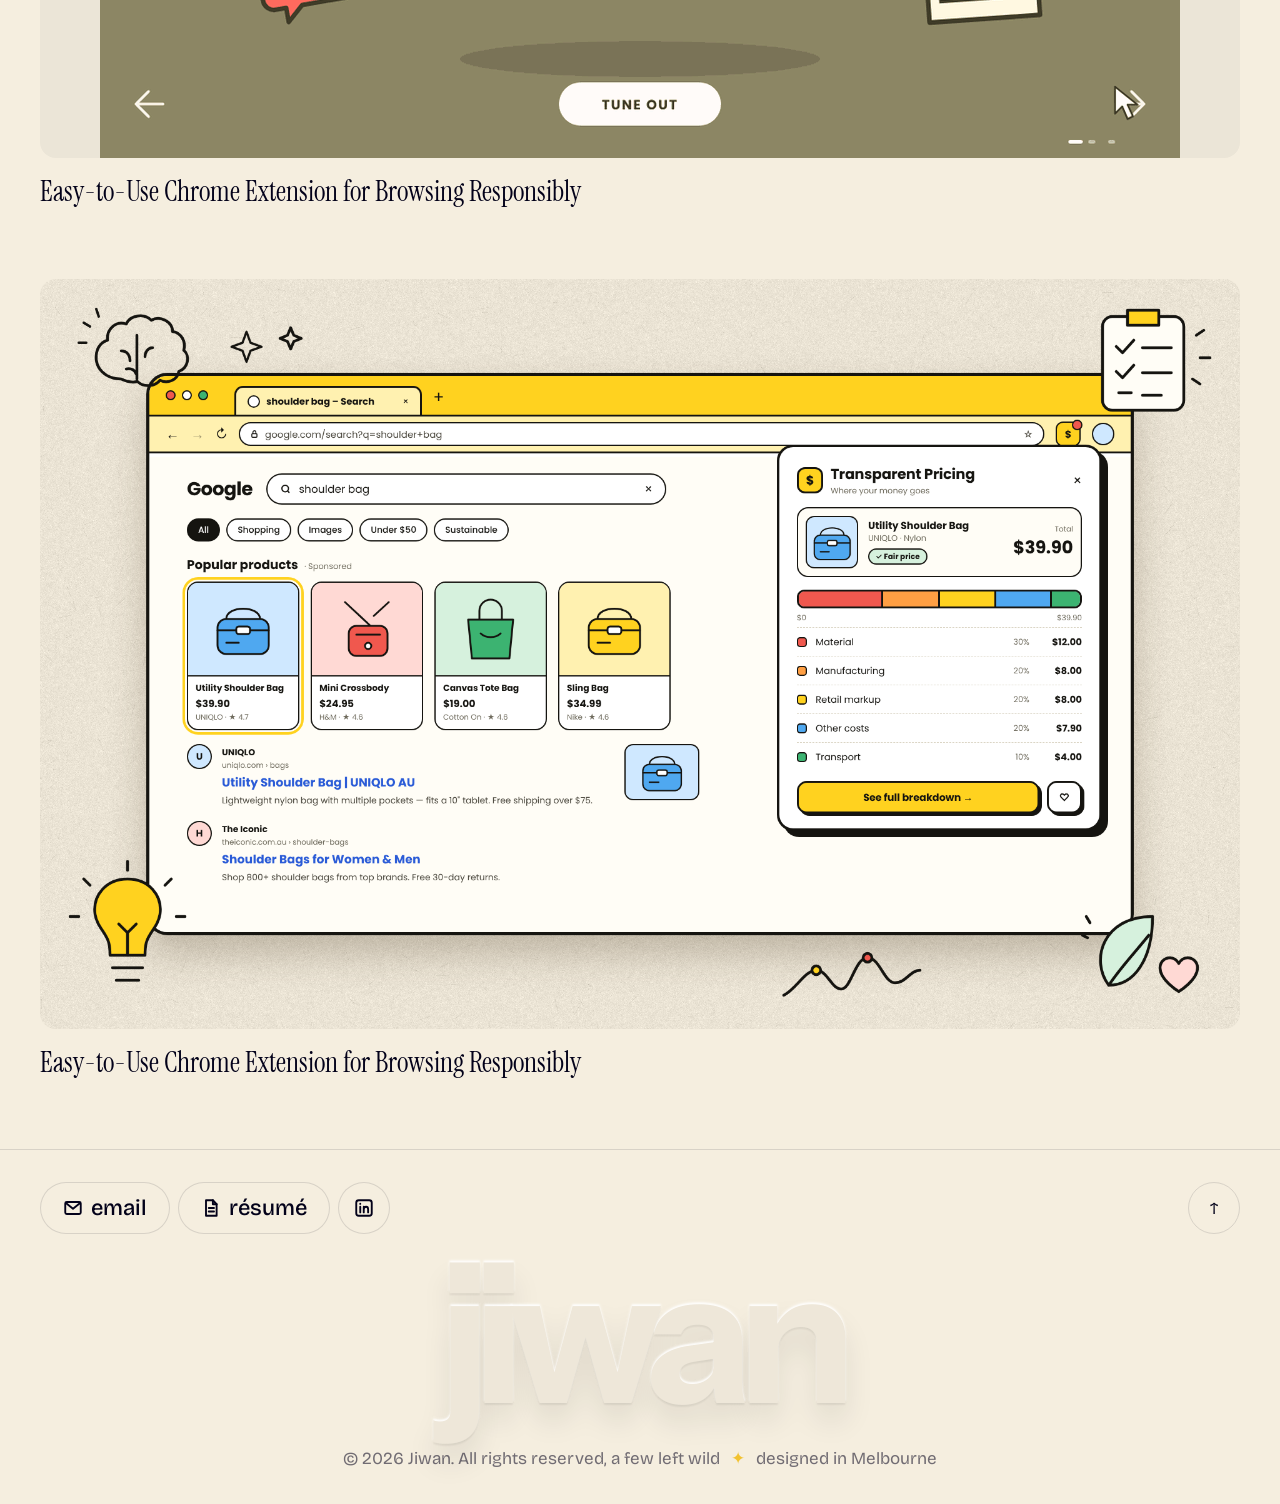
<file: play.html>
<!doctype html>
<html lang="en">
<head>
  <meta charset="utf-8">
  <meta name="viewport" content="width=device-width, initial-scale=1">
  <title>Play · Jiwan</title>
  <meta name="description" content="Side projects, experiments and things Jiwan makes for fun.">
  <meta name="theme-color" content="#efe6d8" media="(prefers-color-scheme: light)">
  <meta name="theme-color" content="#1e0c0c" media="(prefers-color-scheme: dark)">
  <link rel="preconnect" href="https://fonts.googleapis.com">
  <link rel="preconnect" href="https://fonts.gstatic.com" crossorigin>
  <link href="https://fonts.googleapis.com/css2?family=Instrument+Sans:wght@400;500;600;700&family=Instrument+Serif:ital@0;1&family=Silkscreen&family=Bricolage+Grotesque:opsz,wght@12..96,400..700&display=swap" rel="stylesheet">
  <link rel="stylesheet" href="styles.css">
  <script>
    // Marks JS as on (for scroll reveals) and applies saved Settings
    // (motion, text size, contrast, cursor) before the page paints. If we
    // arrived through a page transition, cover the page in green so it can
    // slide away on load.
    (function () {
      var html = document.documentElement, prefs = {};
      html.classList.add('js');
      try { prefs = JSON.parse(localStorage.getItem('site-prefs')) || {}; } catch (e) {}
      if (prefs.theme && prefs.theme !== 'auto') html.setAttribute('data-theme', prefs.theme);
      if (prefs.motion) html.setAttribute('data-motion', prefs.motion);
      if (prefs.text && prefs.text !== 'default') html.setAttribute('data-text', prefs.text);
      if (prefs.contrast) html.setAttribute('data-contrast', 'high');
      if (prefs.cursor === false) html.setAttribute('data-cursor', 'off');
      var full = prefs.motion ? prefs.motion === 'full' : !matchMedia('(prefers-reduced-motion: reduce)').matches;
      try {
        var pt = sessionStorage.getItem('pt');
        sessionStorage.removeItem('pt');
        if (pt !== null && full) {
          html.classList.add('pt-enter');
          html.setAttribute('data-pt', pt);
        }
      } catch (e) {}
    })();
  </script>
</head>
<body>

  <!-- ============================ HEADER ============================
       Same on every page; only aria-current (the green pill) moves. -->
  <header class="site-header">
    <div class="wrap">
      <a href="index.html" class="logo" aria-label="Jiwan, home" data-pt="hello">
        <span class="logo-dot"></span>Jiwan
      </a>
      <span class="label header-time" data-clock data-tz="Australia/Melbourne">Melbourne</span>
      <nav aria-label="Main">
        <ul class="nav">
          <li><a href="index.html" data-pt="work"><svg viewBox="0 0 16 16" aria-hidden="true"><path d="M8 14V7M8 7C8 4.2 6.2 2.5 2.5 2.5 2.5 5.5 4.6 7 8 7ZM8 9.5c0-2.6 2-4.6 5.5-4.6 0 2.8-2 4.6-5.5 4.6Z"/></svg><span class="nav-label">work</span></a></li>
          <li><a href="play.html" aria-current="page" data-pt="play"><svg viewBox="0 0 16 16" aria-hidden="true"><circle cx="8" cy="8" r="6"/><path d="M2.3 6.5c3.4 1.2 8 1.2 11.4 0M8 2c-2.2 2.6-2.2 9.4 0 12M8 2c2.2 2.6 2.2 9.4 0 12"/></svg><span class="nav-label">play</span></a></li>
          <li><a href="about.html" data-pt="about"><svg viewBox="0 0 16 16" aria-hidden="true"><circle cx="8" cy="4.8" r="2.6"/><path d="M3 14c0-3 2.2-5.2 5-5.2s5 2.2 5 5.2"/></svg><span class="nav-label">about</span></a></li>
          <li><button type="button" class="nav-settings" data-settings aria-haspopup="dialog" aria-expanded="false" aria-label="Settings"><svg viewBox="0 0 16 16" aria-hidden="true"><path d="M2 4.5h7.5M13 4.5h1M2 11.5h1.5M7 11.5h7"/><circle class="knob-a" cx="11.2" cy="4.5" r="1.7"/><circle class="knob-b" cx="5.3" cy="11.5" r="1.7"/></svg><span class="nav-label">settings</span></button></li>
        </ul>
      </nav>
    </div>
  </header>

  <main>
    <!-- ============================ INTRO ============================ -->
    <section class="page-intro wrap">
      <span class="label">Play</span>
      <h1 class="page-title">
        <span data-split>Things I've created</span>
        <em class="voice" data-split>on the side :)</em>
      </h1>
      <p class="play-lead">Here are some visual design experiments which I would love to work even further on!</p>
    </section>

    <!-- ============================= GRID ============================
         A masonry grid: items flow into columns and every picture shows at
         its own original shape (nothing is cropped). Set the filter category
         with data-tags; --ratio only sizes an empty placeholder.
         Clicking: put a URL in data-link="" to make the item open it
         (web links open in a new tab, e.g. data-link="https://www.behance.net/...").
         Leave data-link="" empty to open the picture large instead. -->
    <section class="wrap play">
      <div class="play-filters" role="group" aria-label="Filter" data-filter-group>
        <button class="chip" data-filter="all" aria-pressed="true">everything</button>
        <button class="chip" data-filter="graphics" aria-pressed="false">graphics</button>
        <button class="chip" data-filter="motion" aria-pressed="false">motion</button>
        <button class="chip" data-filter="3d" aria-pressed="false">3D</button>
      </div>

      <div class="play-grid">
        <!-- Video item: click to play (with sound), click again or use the
             controls to pause. The cover shown before playing is the poster. -->
        <figure class="shot play-item" data-link="" data-lightbox data-cursor="Zoom" data-tags="motion" data-reveal>
          <div class="shot-media" style="--ratio: 16 / 9"><img src="pictures/EducationalProfile.png" alt="What it shows"></div>
          <figcaption><span>Profile for Reading with Inclusive Design</span></figcaption>
        </figure>
        <figure class="shot play-item" data-link="" data-lightbox data-cursor="Zoom" data-tags="3d" data-reveal>
          <div class="shot-media" style="--ratio: 3 / 4"><img src="pictures/StockLab.png" alt="What it shows"></div>
          <figcaption><span>Educational Stock App</span></figcaption>
        </figure>
        <figure class="shot play-item" data-link="" data-lightbox data-cursor="Zoom" data-tags="graphics" data-reveal>
          <div class="shot-media" style="--ratio: 3 / 4"><img src="pictures/Podcast.gif" alt="What it shows"></div>
          <figcaption><span>Podcast Landing Page</span></figcaption>
        </figure>
        <figure class="shot play-item" data-link="" data-lightbox data-cursor="Zoom" data-tags="graphics" data-reveal>
          <div class="shot-media" style="--ratio: 3 / 4"><img src="pictures/ChaiChai.png" alt="What it shows"></div>
          <figcaption><span>Educational Healthy Custom Tea Ordering App</span></figcaption>
        </figure>
        <figure class="shot play-item" data-link="" data-lightbox data-cursor="Zoom" data-tags="motion" data-reveal>
          <div class="shot-media" style="--ratio: 1 / 1"><img src="pictures/Recipe.png" alt="What it shows"></div>
          <figcaption><span>Accessible Recipe App with Integrated Map</span></figcaption>
        </figure>
        <figure class="shot play-item" data-link="" data-lightbox data-cursor="Zoom" data-tags="graphics" data-reveal>
          <div class="shot-media" style="--ratio: 3 / 4"><img src="pictures/Quiz.png" alt="What it shows"></div>
          <figcaption><span>Healthy Habits Installation App</span></figcaption>
        </figure>
        <figure class="shot play-item" data-link="" data-lightbox data-cursor="Zoom" data-tags="graphics" data-reveal>
          <div class="shot-media" style="--ratio: 3 / 4"><img src="pictures/Meditate.gif" alt="What it shows"></div>
          <figcaption><span>Easy-to-Use Chrome Extension for Browsing Responsibly</span></figcaption>
        </figure>
        <figure class="shot play-item" data-link="" data-lightbox data-cursor="Zoom" data-tags="graphics" data-reveal>
          <div class="shot-media" style="--ratio: 3 / 4"><img src="pictures/Chrome.png" alt="What it shows"></div>
          <figcaption><span>Easy-to-Use Chrome Extension for Browsing Responsibly</span></figcaption>
        </figure>
      </div>
    </section>
  </main>

  <!-- ============================ FOOTER ============================
       Footnote: contact pills, a giant soft wordmark that goes liquid
       when you move across it, and the small print. Edit the links,
       wordmark text and note below. -->
  <footer class="site-footer">
    <div class="wrap">
      <div class="footer-top">
        <ul class="footer-pills">
          <li><a class="pill" href="mailto:you@example.com" data-copy="you@example.com"><svg viewBox="0 0 16 16" aria-hidden="true"><rect x="1.8" y="3.2" width="12.4" height="9.6" rx="1.2"/><path d="m2.3 4 5.7 4.6L13.7 4"/></svg>email</a></li>
          <li><a class="pill" href="https://drive.google.com/file/d/1qr-jmRHgt_7LpJ1WC5ZYzhcqTOSqBbp3/view?usp=sharing" target="_blank" rel="noopener"><svg viewBox="0 0 16 16" aria-hidden="true"><path d="M4 1.8h5.5L12.5 5v9.2H4Z"/><path d="M9.5 1.8V5h3M6.2 8h4.2M6.2 10.8h4.2"/></svg>résumé</a></li>
          <li><a class="pill pill--icon" href="https://www.linkedin.com/in/jacqueline-iwanto-011028278/" target="_blank" rel="noopener" aria-label="LinkedIn"><svg viewBox="0 0 16 16" aria-hidden="true"><rect x="1.8" y="1.8" width="12.4" height="12.4" rx="2"/><path d="M5 7v4.5M5 4.6v.1M7.8 11.5V7m0 2c0-1.2.8-2 1.9-2s1.6.8 1.6 2v2.5"/></svg></a></li>
        </ul>
        <a href="#" class="to-top" aria-label="Back to top">↑</a>
      </div>
      <p class="wordmark" data-liquid aria-hidden="true">jiwan</p>
      <p class="footer-note">© <span data-year></span> Jiwan. All rights reserved, a few left wild <span class="spark">✦</span> designed in Melbourne</p>
    </div>
    <svg class="liquid-defs" width="0" height="0" aria-hidden="true" focusable="false">
      <filter id="liquid" x="-10%" y="-20%" width="120%" height="140%">
        <feTurbulence type="fractalNoise" baseFrequency="0.008 0.016" numOctaves="2" seed="4" result="noise"/>
        <feDisplacementMap in="SourceGraphic" in2="noise" scale="0" xChannelSelector="R" yChannelSelector="G"/>
      </filter>
    </svg>
  </footer>

  <script src="script.js" defer></script>
</body>
</html>
</file>
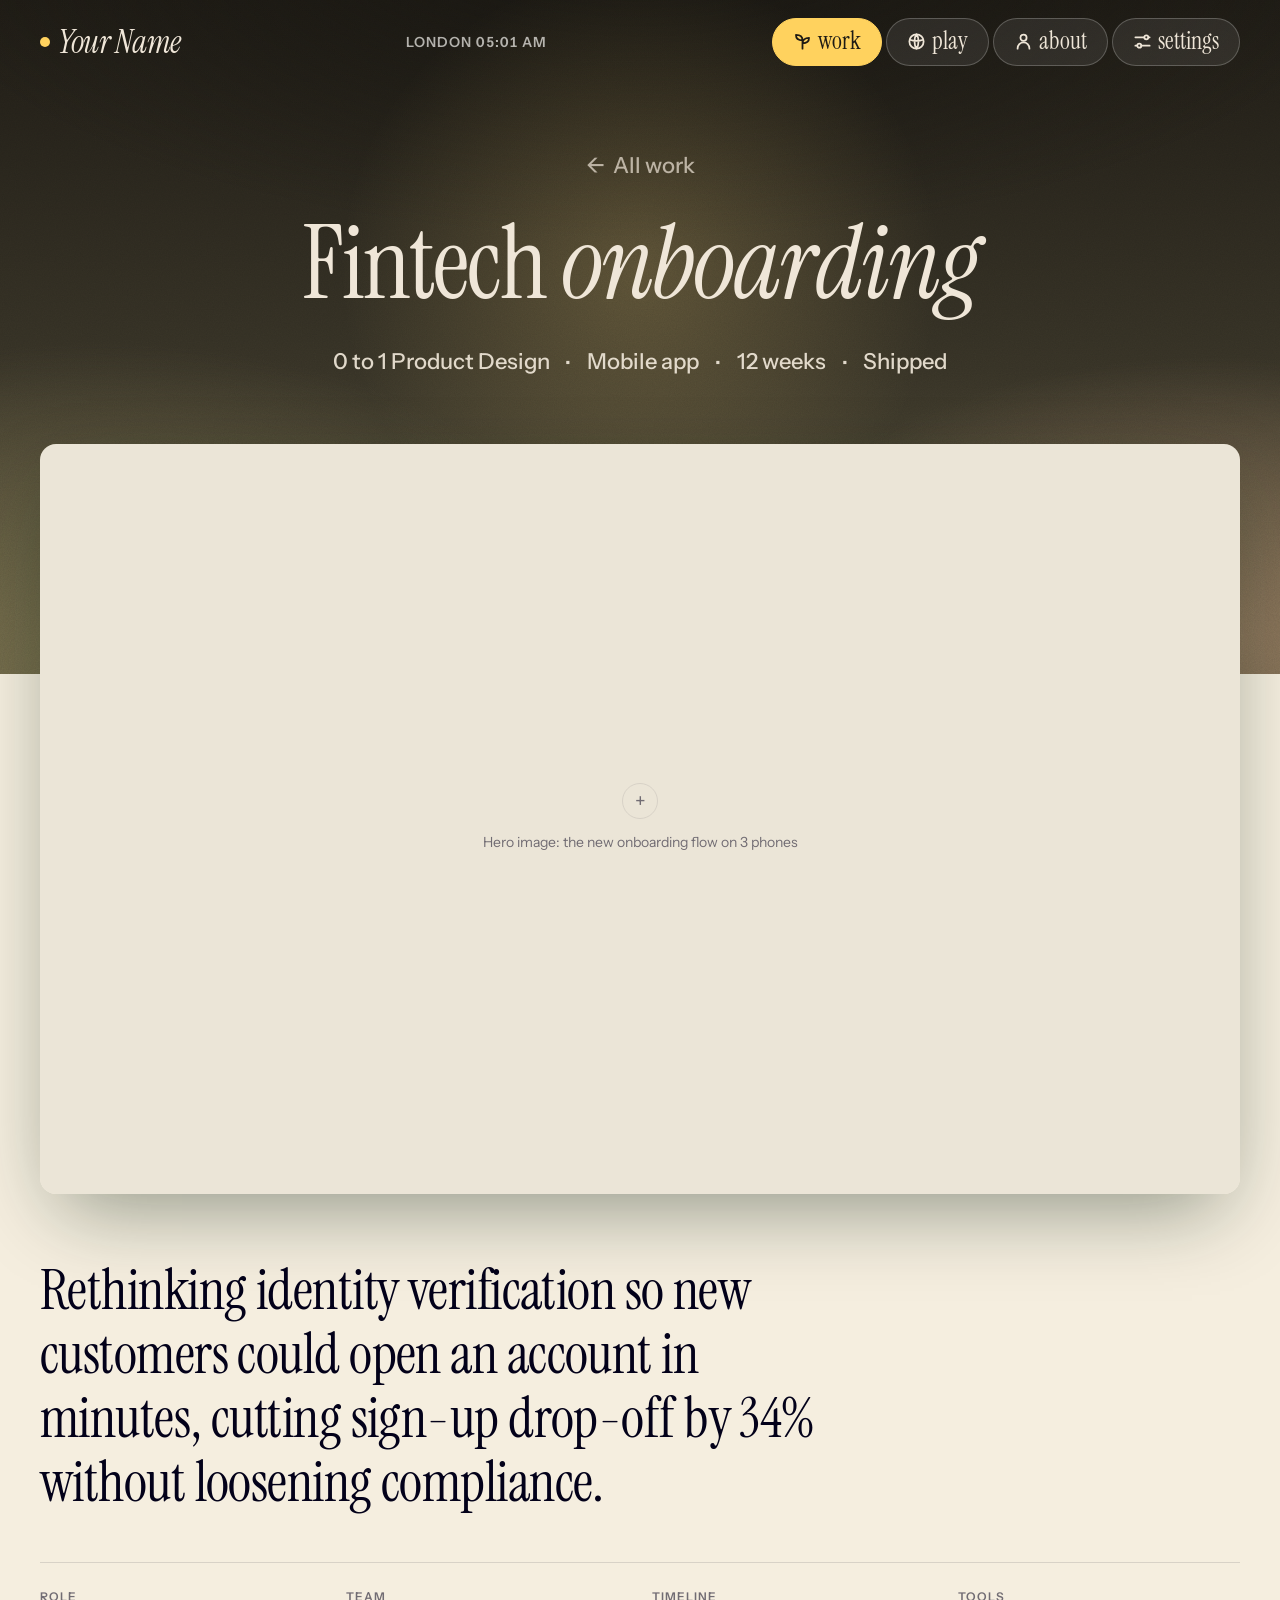
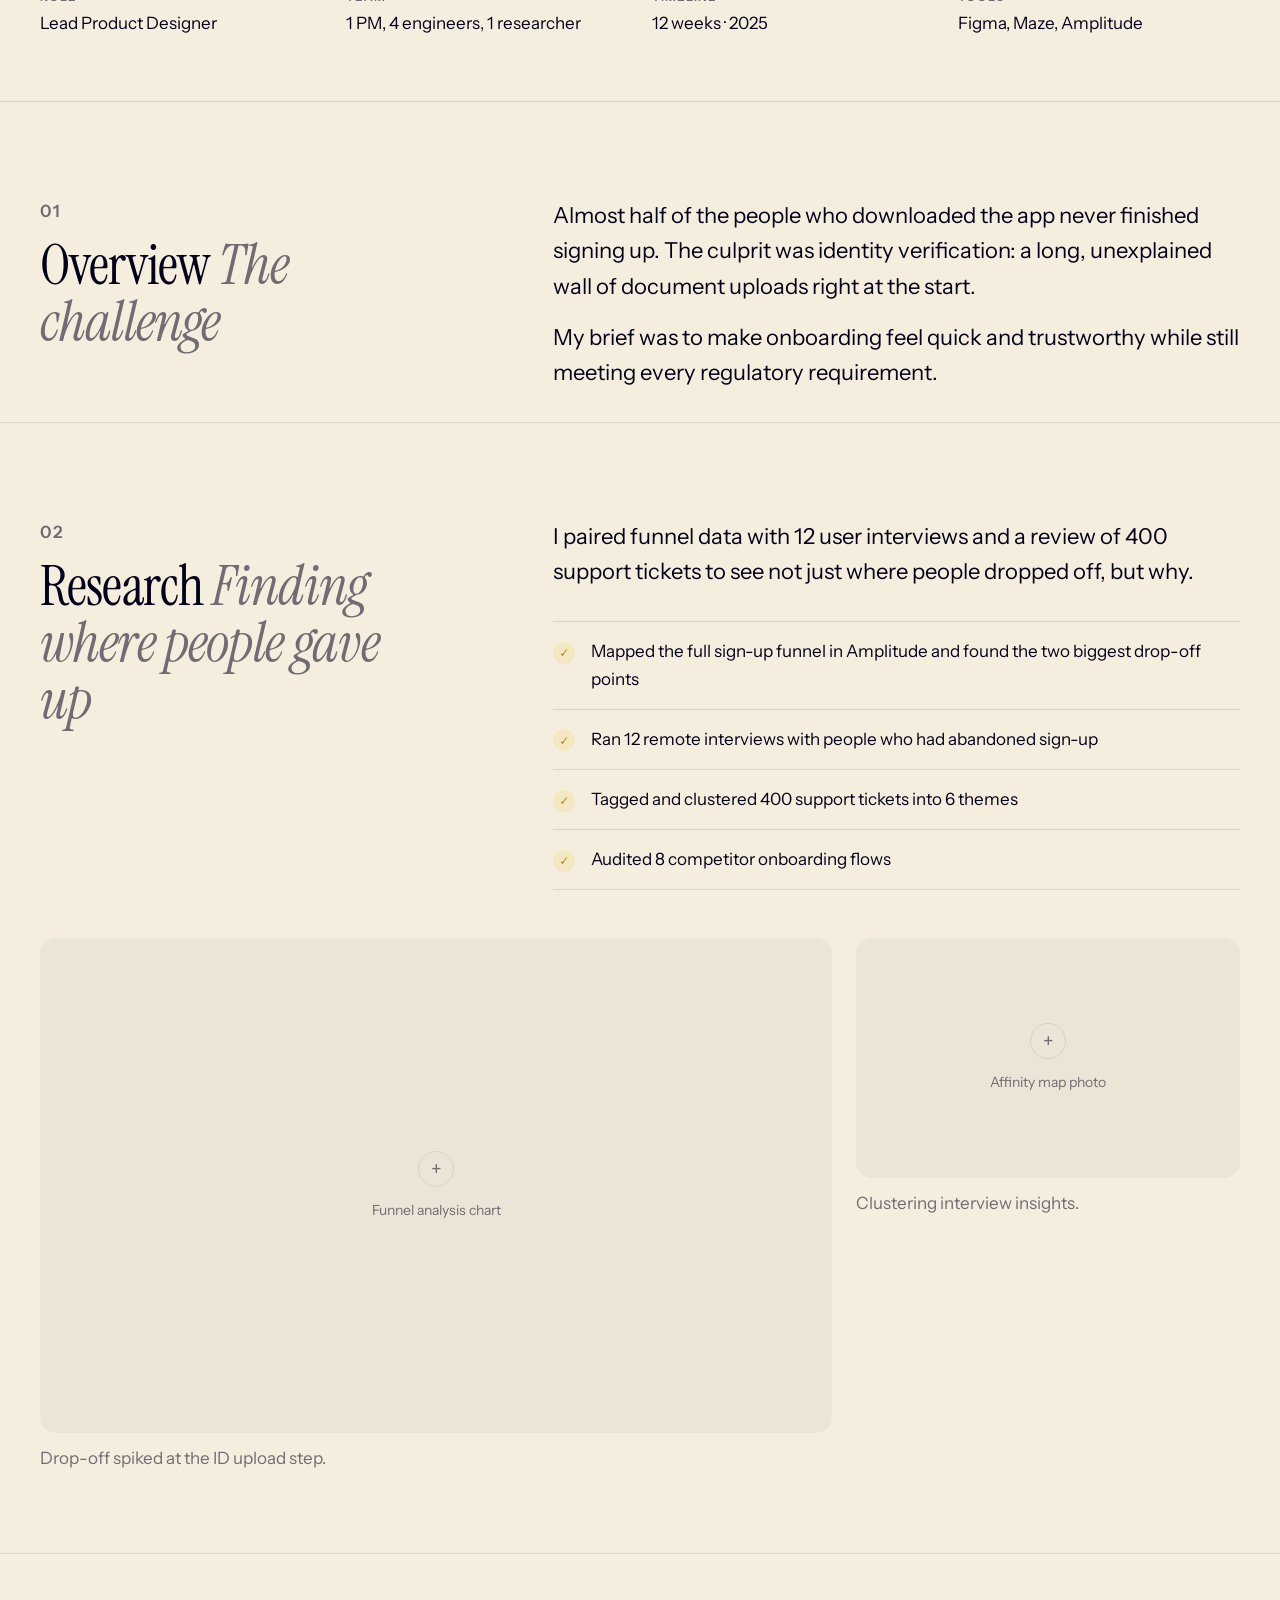
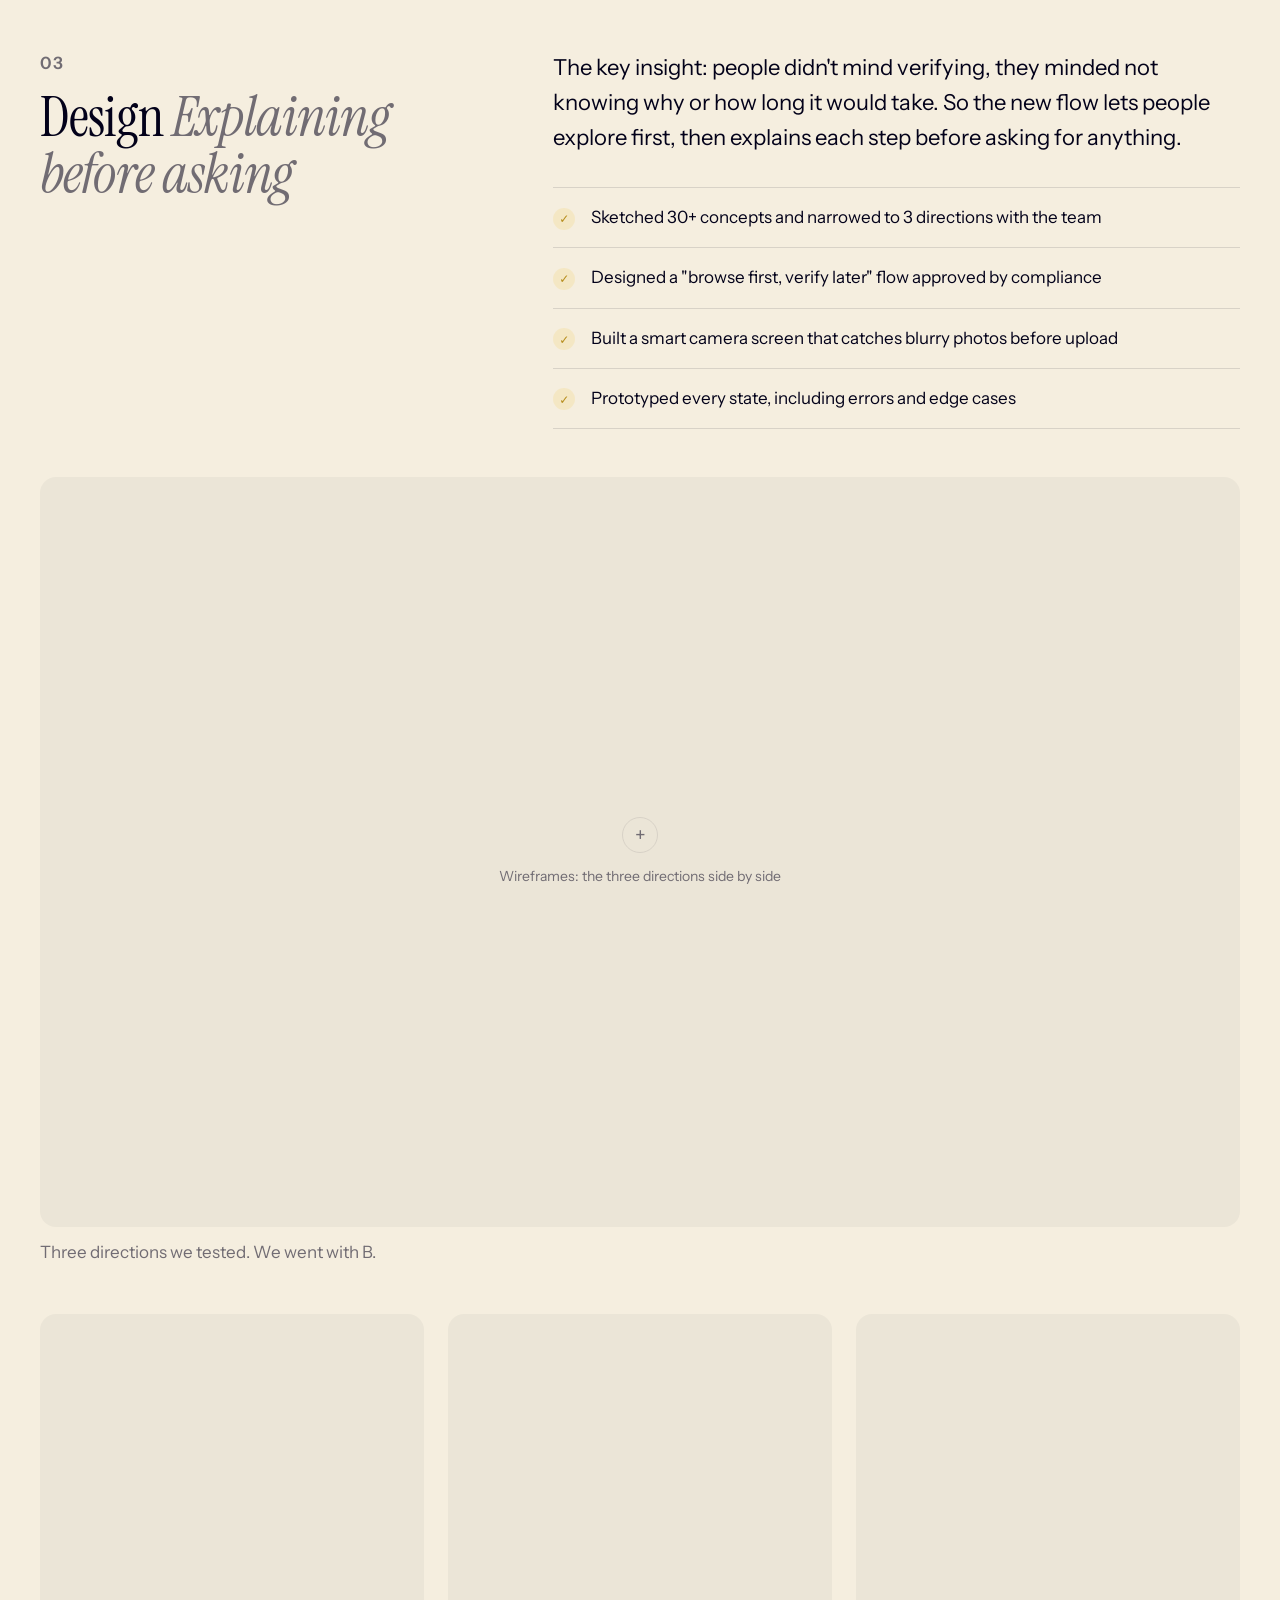
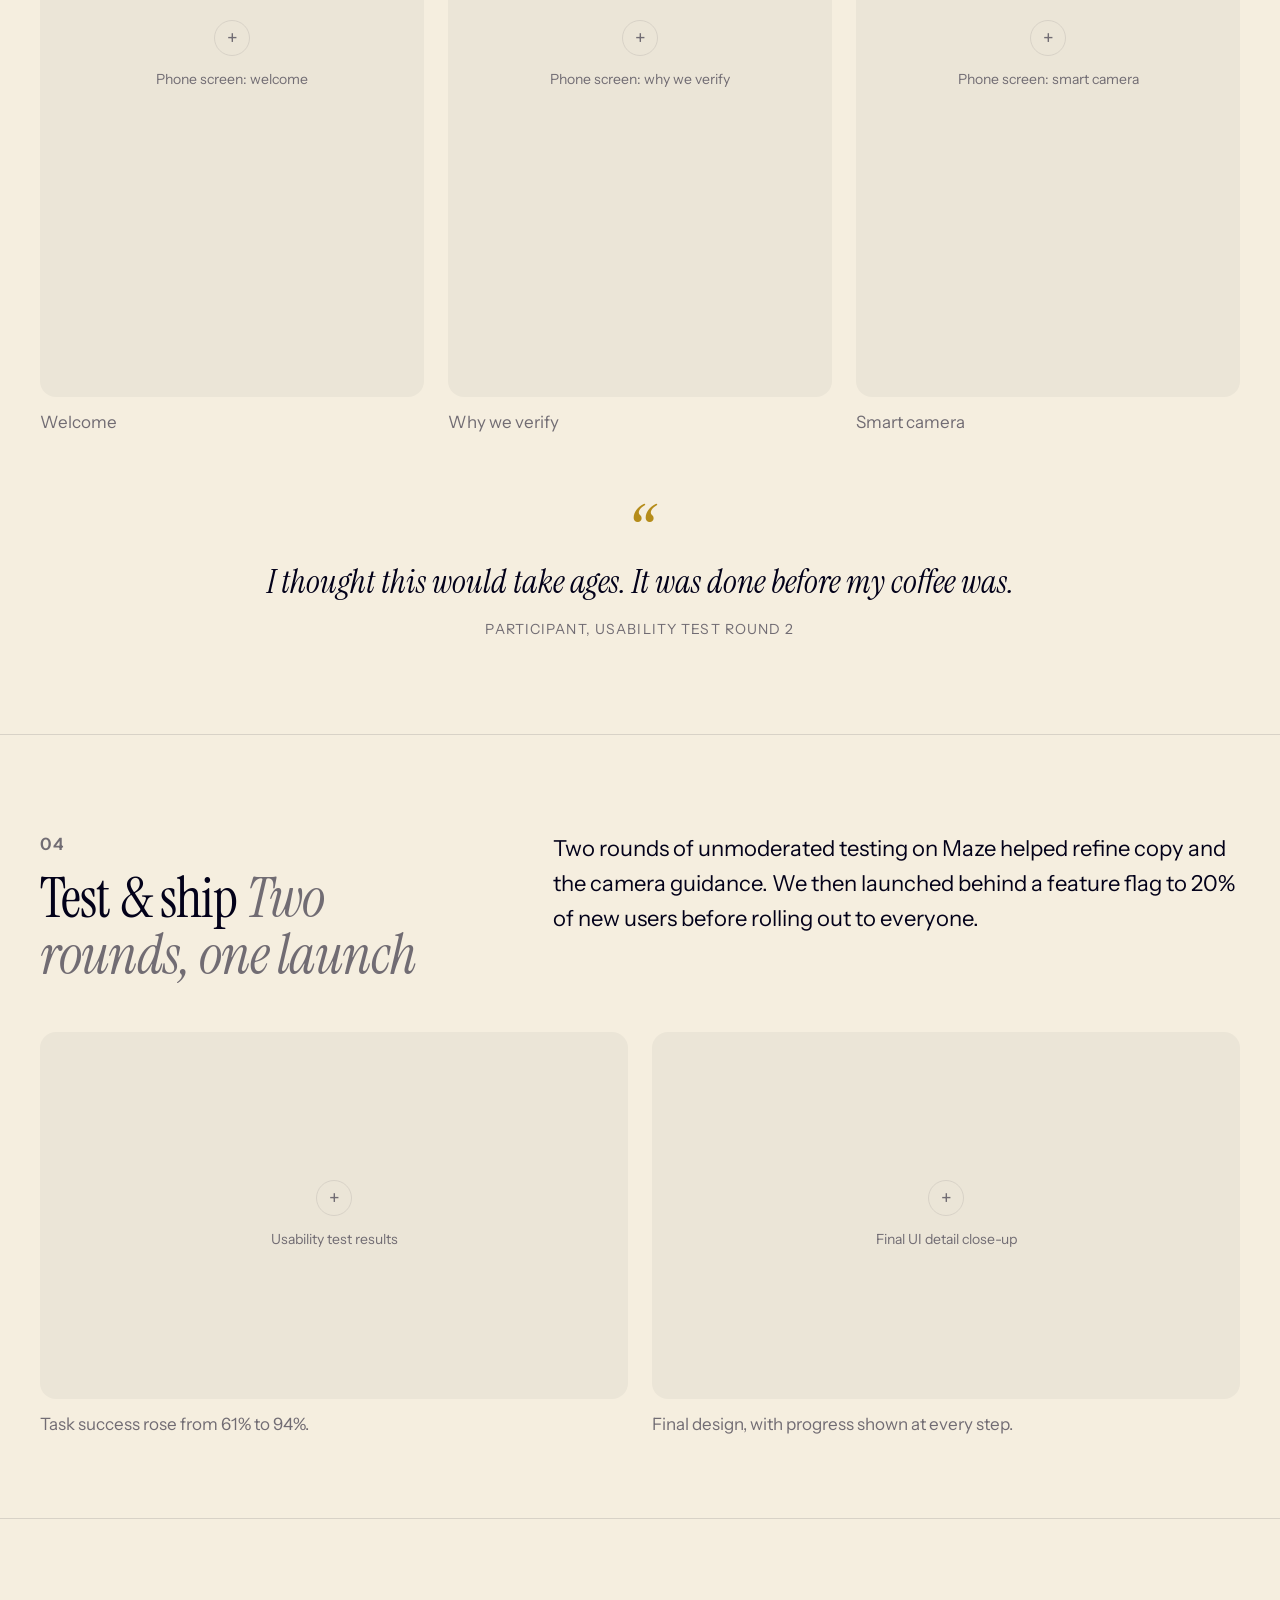
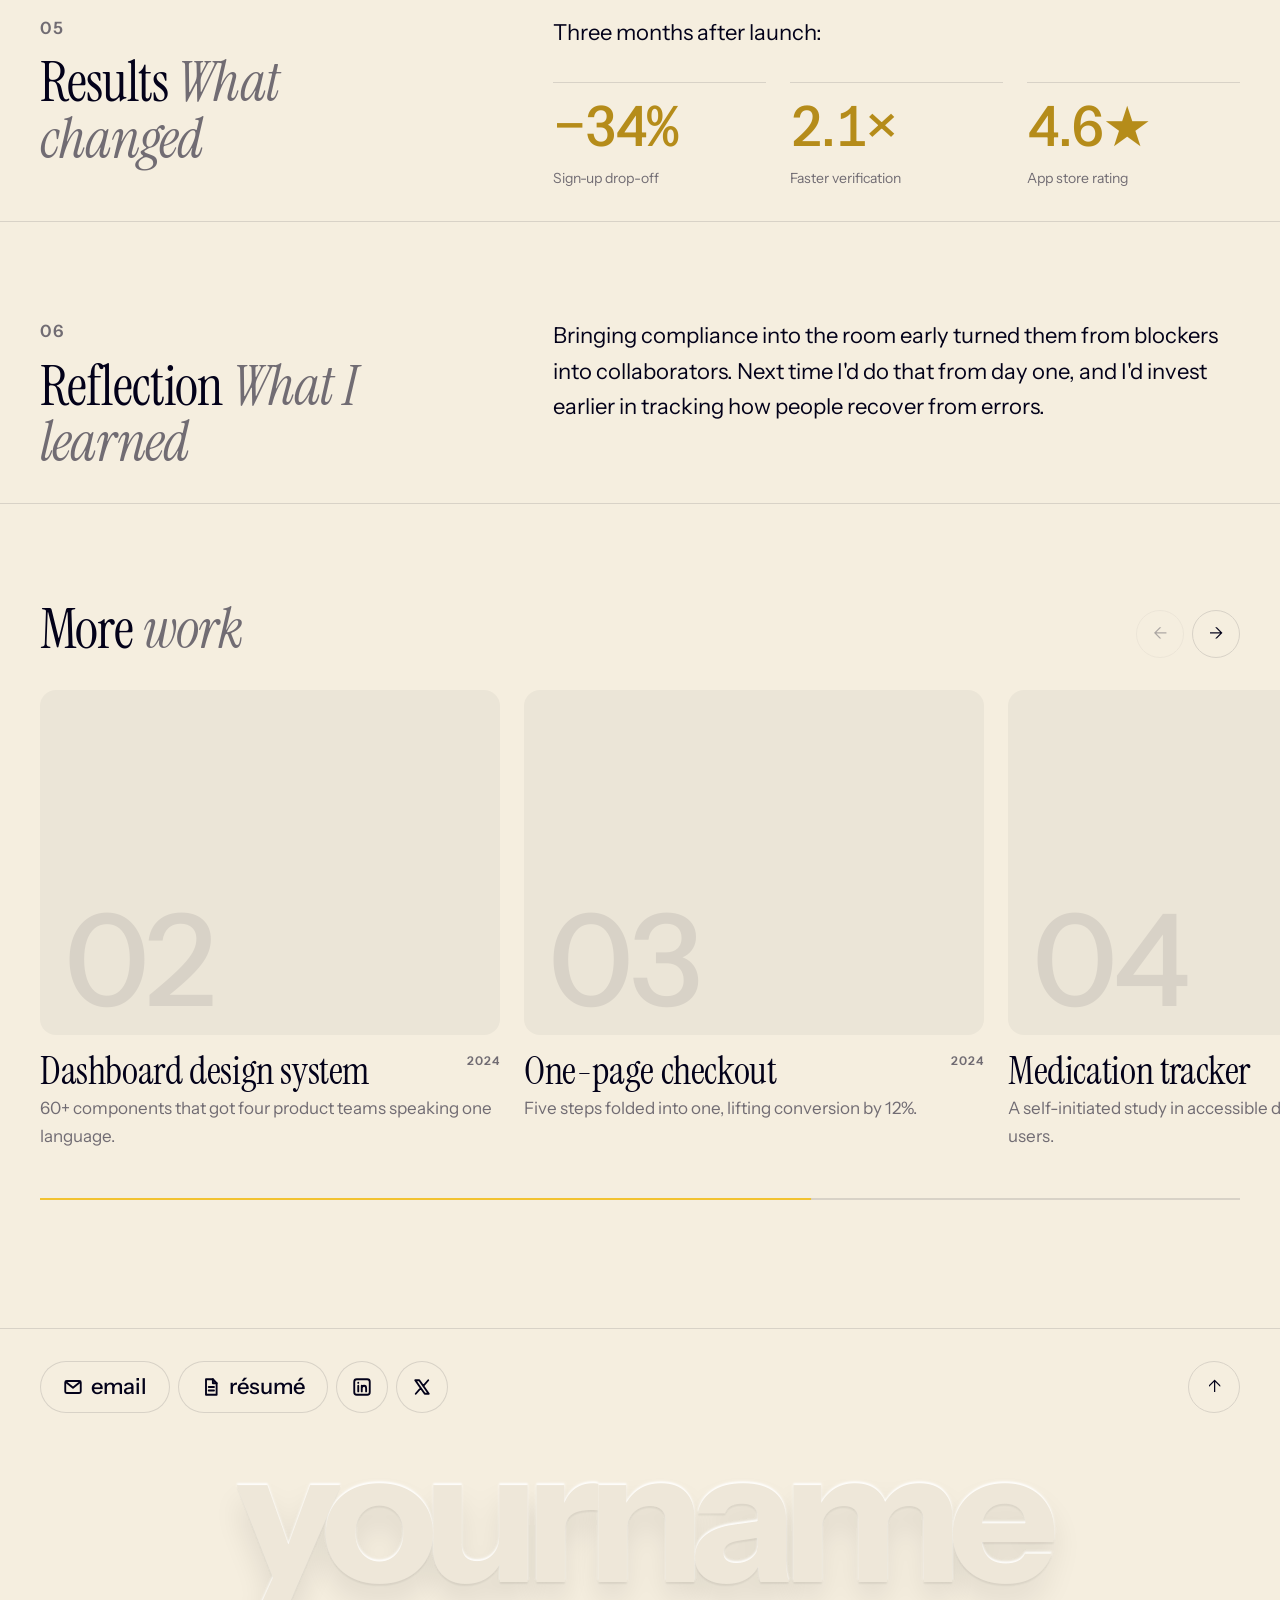
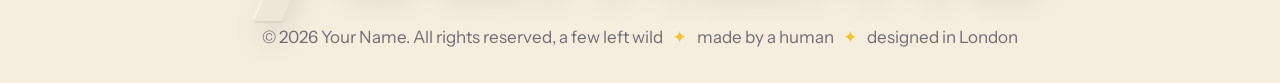
<file: project-fintech.html>
<!doctype html>
<html lang="en">
<head>
  <meta charset="utf-8">
  <meta name="viewport" content="width=device-width, initial-scale=1">
  <title>Fintech Onboarding · Your Name</title>
  <meta name="description" content="Case study: rethinking identity checks to cut sign-up drop-off by 34%.">
  <meta name="theme-color" content="#f3f2ee" media="(prefers-color-scheme: light)">
  <meta name="theme-color" content="#161615" media="(prefers-color-scheme: dark)">
  <link rel="preconnect" href="https://fonts.googleapis.com">
  <link rel="preconnect" href="https://fonts.gstatic.com" crossorigin>
  <link href="https://fonts.googleapis.com/css2?family=Instrument+Sans:wght@400;500;600;700&family=Instrument+Serif:ital@0;1&family=Silkscreen&display=swap" rel="stylesheet">
  <link rel="stylesheet" href="styles.css">
  <script>
    // Marks JS as on (for scroll reveals) and applies saved Settings
    // (motion, text size, contrast, cursor) before the page paints. If we
    // arrived through a page transition, cover the page in green so it can
    // slide away on load.
    (function () {
      var html = document.documentElement, prefs = {};
      html.classList.add('js');
      try { prefs = JSON.parse(localStorage.getItem('site-prefs')) || {}; } catch (e) {}
      if (prefs.theme && prefs.theme !== 'auto') html.setAttribute('data-theme', prefs.theme);
      if (prefs.motion) html.setAttribute('data-motion', prefs.motion);
      if (prefs.text && prefs.text !== 'default') html.setAttribute('data-text', prefs.text);
      if (prefs.contrast) html.setAttribute('data-contrast', 'high');
      if (prefs.cursor === false) html.setAttribute('data-cursor', 'off');
      var full = prefs.motion ? prefs.motion === 'full' : !matchMedia('(prefers-reduced-motion: reduce)').matches;
      try {
        var pt = sessionStorage.getItem('pt');
        sessionStorage.removeItem('pt');
        if (pt !== null && full) {
          html.classList.add('pt-enter');
          html.setAttribute('data-pt', pt);
        }
      } catch (e) {}
    })();
  </script>
</head>
<body>
  <!--
    PROJECT PAGE
    Sections: hero → cover → numbered "what I did" blocks, each followed
    by a picture grid → results → reflection → carousel of other work.

    Adding images: inside any .shot-media, replace the .shot-placeholder
    span with <img src="images/your-file.jpg" alt="What it shows">.
    Picture grid sizes: shot--full, shot--two-thirds + shot--third,
    shot--half + shot--half, or three shot--third. See styles.css §7.
  -->

  <!-- ============================ HEADER ============================
       Same on every page; only aria-current (the green pill) moves. -->
  <header class="site-header site-header--over" data-over>
    <div class="wrap">
      <a href="index.html" class="logo" aria-label="Your Name, home" data-pt="hello">
        <span class="logo-dot"></span>Your Name
      </a>
      <span class="label header-time" data-clock data-tz="Europe/London">London</span>
      <nav aria-label="Main">
        <ul class="nav">
          <li><a href="index.html" aria-current="page" data-pt="work"><svg viewBox="0 0 16 16" aria-hidden="true"><path d="M8 14V7M8 7C8 4.2 6.2 2.5 2.5 2.5 2.5 5.5 4.6 7 8 7ZM8 9.5c0-2.6 2-4.6 5.5-4.6 0 2.8-2 4.6-5.5 4.6Z"/></svg><span class="nav-label">work</span></a></li>
          <li><a href="play.html" data-pt="play"><svg viewBox="0 0 16 16" aria-hidden="true"><circle cx="8" cy="8" r="6"/><path d="M2.3 6.5c3.4 1.2 8 1.2 11.4 0M8 2c-2.2 2.6-2.2 9.4 0 12M8 2c2.2 2.6 2.2 9.4 0 12"/></svg><span class="nav-label">play</span></a></li>
          <li><a href="about.html" data-pt="about"><svg viewBox="0 0 16 16" aria-hidden="true"><circle cx="8" cy="4.8" r="2.6"/><path d="M3 14c0-3 2.2-5.2 5-5.2s5 2.2 5 5.2"/></svg><span class="nav-label">about</span></a></li>
          <li><button type="button" class="nav-settings" data-settings aria-haspopup="dialog" aria-expanded="false" aria-label="Settings"><svg viewBox="0 0 16 16" aria-hidden="true"><path d="M2 4.5h7.5M13 4.5h1M2 11.5h1.5M7 11.5h7"/><circle class="knob-a" cx="11.2" cy="4.5" r="1.7"/><circle class="knob-b" cx="5.3" cy="11.5" r="1.7"/></svg><span class="nav-label">settings</span></button></li>
        </ul>
      </nav>
    </div>
  </header>

  <main>
    <!-- ============================= HERO ============================
         Green gradient band. Title = upright word + italic word.
         The kicker line lists type of work, domain, length and status. -->
    <section class="cs-hero" data-dark data-glow>
      <div class="wrap">
        <a href="index.html#work" class="back"><span class="arrow">←</span> All work</a>
        <h1 class="cs-title"><span data-split>Fintech</span> <em data-split>onboarding</em></h1>
        <p class="cs-kicker"><span>0 to 1 Product Design</span><span>Mobile app</span><span>12 weeks</span><span>Shipped</span></p>
      </div>
    </section>

    <div class="wrap cs-cover-wrap" data-reveal>
      <figure class="shot cs-cover" data-lightbox data-cursor="Zoom">
        <div class="shot-media"><span class="shot-placeholder">Hero image: the new onboarding flow on 3 phones</span></div>
      </figure>
    </div>

    <section class="wrap cs-intro">
      <p class="cs-lead" data-reveal>Rethinking identity verification so new customers could open an account in minutes, cutting sign-up drop-off by 34% without loosening compliance.</p>
      <dl class="cs-meta" data-reveal>
        <div><dt class="label">Role</dt><dd>Lead Product Designer</dd></div>
        <div><dt class="label">Team</dt><dd>1 PM, 4 engineers, 1 researcher</dd></div>
        <div><dt class="label">Timeline</dt><dd>12 weeks · 2025</dd></div>
        <div><dt class="label">Tools</dt><dd>Figma, Maze, Amplitude</dd></div>
      </dl>
    </section>

    <!-- =========================== OVERVIEW ========================== -->
    <section class="cs-section wrap">
      <div class="cs-block">
        <div class="cs-block-head" data-reveal><span class="label">01</span><h2>Overview <em>The challenge</em></h2></div>
        <div class="cs-block-body" data-reveal style="--delay: 1">
          <p>Almost half of the people who downloaded the app never finished signing up. The culprit was identity verification: a long, unexplained wall of document uploads right at the start.</p>
          <p>My brief was to make onboarding feel quick and trustworthy while still meeting every regulatory requirement.</p>
        </div>
      </div>
    </section>

    <!-- =========================== RESEARCH ========================== -->
    <section class="cs-section wrap">
      <div class="cs-block">
        <div class="cs-block-head" data-reveal><span class="label">02</span><h2>Research <em>Finding where people gave up</em></h2></div>
        <div class="cs-block-body" data-reveal style="--delay: 1">
          <p>I paired funnel data with 12 user interviews and a review of 400 support tickets to see not just where people dropped off, but why.</p>
          <ul class="did-list">
            <li>Mapped the full sign-up funnel in Amplitude and found the two biggest drop-off points</li>
            <li>Ran 12 remote interviews with people who had abandoned sign-up</li>
            <li>Tagged and clustered 400 support tickets into 6 themes</li>
            <li>Audited 8 competitor onboarding flows</li>
          </ul>
        </div>
      </div>

      <div class="gallery">
        <figure class="shot shot--two-thirds" data-lightbox data-cursor="Zoom" data-reveal>
          <div class="shot-media"><span class="shot-placeholder">Funnel analysis chart</span></div>
          <figcaption>Drop-off spiked at the ID upload step.</figcaption>
        </figure>
        <figure class="shot shot--third" data-lightbox data-cursor="Zoom" data-reveal style="--delay: 1">
          <div class="shot-media"><span class="shot-placeholder">Affinity map photo</span></div>
          <figcaption>Clustering interview insights.</figcaption>
        </figure>
      </div>
    </section>

    <!-- ============================ DESIGN =========================== -->
    <section class="cs-section wrap">
      <div class="cs-block">
        <div class="cs-block-head" data-reveal><span class="label">03</span><h2>Design <em>Explaining before asking</em></h2></div>
        <div class="cs-block-body" data-reveal style="--delay: 1">
          <p>The key insight: people didn't mind verifying, they minded not knowing why or how long it would take. So the new flow lets people explore first, then explains each step before asking for anything.</p>
          <ul class="did-list">
            <li>Sketched 30+ concepts and narrowed to 3 directions with the team</li>
            <li>Designed a "browse first, verify later" flow approved by compliance</li>
            <li>Built a smart camera screen that catches blurry photos before upload</li>
            <li>Prototyped every state, including errors and edge cases</li>
          </ul>
        </div>
      </div>

      <div class="gallery">
        <figure class="shot shot--full" data-lightbox data-cursor="Zoom" data-reveal>
          <div class="shot-media"><span class="shot-placeholder">Wireframes: the three directions side by side</span></div>
          <figcaption>Three directions we tested. We went with B.</figcaption>
        </figure>
        <figure class="shot shot--third ratio-phone" data-lightbox data-cursor="Zoom" data-reveal>
          <div class="shot-media"><span class="shot-placeholder">Phone screen: welcome</span></div>
          <figcaption>Welcome</figcaption>
        </figure>
        <figure class="shot shot--third ratio-phone" data-lightbox data-cursor="Zoom" data-reveal style="--delay: 1">
          <div class="shot-media"><span class="shot-placeholder">Phone screen: why we verify</span></div>
          <figcaption>Why we verify</figcaption>
        </figure>
        <figure class="shot shot--third ratio-phone" data-lightbox data-cursor="Zoom" data-reveal style="--delay: 2">
          <div class="shot-media"><span class="shot-placeholder">Phone screen: smart camera</span></div>
          <figcaption>Smart camera</figcaption>
        </figure>
      </div>

      <blockquote class="cs-quote" data-reveal>
        I thought this would take ages. It was done before my coffee was.
        <cite>Participant, usability test round 2</cite>
      </blockquote>
    </section>

    <!-- ======================== TEST + SHIP ========================== -->
    <section class="cs-section wrap">
      <div class="cs-block">
        <div class="cs-block-head" data-reveal><span class="label">04</span><h2>Test &amp; ship <em>Two rounds, one launch</em></h2></div>
        <div class="cs-block-body" data-reveal style="--delay: 1">
          <p>Two rounds of unmoderated testing on Maze helped refine copy and the camera guidance. We then launched behind a feature flag to 20% of new users before rolling out to everyone.</p>
        </div>
      </div>
      <div class="gallery">
        <figure class="shot shot--half" data-lightbox data-cursor="Zoom" data-reveal>
          <div class="shot-media"><span class="shot-placeholder">Usability test results</span></div>
          <figcaption>Task success rose from 61% to 94%.</figcaption>
        </figure>
        <figure class="shot shot--half" data-lightbox data-cursor="Zoom" data-reveal style="--delay: 1">
          <div class="shot-media"><span class="shot-placeholder">Final UI detail close-up</span></div>
          <figcaption>Final design, with progress shown at every step.</figcaption>
        </figure>
      </div>
    </section>

    <!-- =========================== RESULTS =========================== -->
    <section class="cs-section wrap">
      <div class="cs-block">
        <div class="cs-block-head" data-reveal><span class="label">05</span><h2>Results <em>What changed</em></h2></div>
        <div class="cs-block-body" data-reveal style="--delay: 1">
          <p>Three months after launch:</p>
          <div class="stats">
            <div class="stat"><strong data-count="34" data-prefix="−" data-suffix="%">−34%</strong><span>Sign-up drop-off</span></div>
            <div class="stat"><strong data-count="2.1" data-suffix="×">2.1×</strong><span>Faster verification</span></div>
            <div class="stat"><strong data-count="4.7" data-suffix="★">4.7★</strong><span>App store rating</span></div>
          </div>
        </div>
      </div>
    </section>

    <!-- ========================= REFLECTION ========================== -->
    <section class="cs-section wrap">
      <div class="cs-block">
        <div class="cs-block-head" data-reveal><span class="label">06</span><h2>Reflection <em>What I learned</em></h2></div>
        <div class="cs-block-body" data-reveal style="--delay: 1">
          <p>Bringing compliance into the room early turned them from blockers into collaborators. Next time I'd do that from day one, and I'd invest earlier in tracking how people recover from errors.</p>
        </div>
      </div>
    </section>

    <!-- ======================= MORE PROJECTS =========================
         Carousel of the other projects. Drag, scroll or use the arrows. -->
    <section class="more" data-carousel aria-label="More projects">
      <div class="wrap carousel-head">
        <h2 class="section-title">More <em>work</em></h2>
        <div class="carousel-btns">
          <button class="carousel-btn" data-carousel-prev aria-label="Previous projects">←</button>
          <button class="carousel-btn" data-carousel-next aria-label="Next projects">→</button>
        </div>
      </div>
      <div class="carousel-track" data-cursor="Drag" tabindex="0">
        <a href="project-design-system.html" class="card" data-cursor="View">
          <div class="card-media"><span class="card-placeholder">02</span></div>
          <div class="card-info"><h3 class="card-title">Dashboard design system</h3><span class="label">2024</span><p class="card-desc">60+ components that got four product teams speaking one language.</p></div>
        </a>
        <a href="project-checkout.html" class="card" data-cursor="View">
          <div class="card-media"><span class="card-placeholder">03</span></div>
          <div class="card-info"><h3 class="card-title">One-page checkout</h3><span class="label">2024</span><p class="card-desc">Five steps folded into one, lifting conversion by 12%.</p></div>
        </a>
        <a href="project-medication.html" class="card" data-cursor="View">
          <div class="card-media"><span class="card-placeholder">04</span></div>
          <div class="card-info"><h3 class="card-title">Medication tracker</h3><span class="label">2023</span><p class="card-desc">A self-initiated study in accessible design for low-vision users.</p></div>
        </a>
        <a href="index.html#work" class="card card--all" data-cursor="All">
          <div class="card-media"><span>All work →</span></div>
          <div class="card-info"><h3 class="card-title">Back to everything</h3></div>
        </a>
      </div>
      <div class="wrap"><div class="carousel-progress"><span></span></div></div>
    </section>
  </main>

  <!-- ============================ FOOTER ============================
       Footnote: contact pills, a giant soft wordmark that goes liquid
       when you move across it, and the small print. Edit the links,
       wordmark text and note below. -->
  <footer class="site-footer">
    <div class="wrap">
      <div class="footer-top">
        <ul class="footer-pills">
          <li><a class="pill" href="mailto:you@example.com" data-copy="you@example.com"><svg viewBox="0 0 16 16" aria-hidden="true"><rect x="1.8" y="3.2" width="12.4" height="9.6" rx="1.2"/><path d="m2.3 4 5.7 4.6L13.7 4"/></svg>email</a></li>
          <li><a class="pill" href="resume.pdf"><svg viewBox="0 0 16 16" aria-hidden="true"><path d="M4 1.8h5.5L12.5 5v9.2H4Z"/><path d="M9.5 1.8V5h3M6.2 8h4.2M6.2 10.8h4.2"/></svg>résumé</a></li>
          <li><a class="pill pill--icon" href="https://www.linkedin.com/in/your-handle" target="_blank" rel="noopener" aria-label="LinkedIn"><svg viewBox="0 0 16 16" aria-hidden="true"><rect x="1.8" y="1.8" width="12.4" height="12.4" rx="2"/><path d="M5 7v4.5M5 4.6v.1M7.8 11.5V7m0 2c0-1.2.8-2 1.9-2s1.6.8 1.6 2v2.5"/></svg></a></li>
          <li><a class="pill pill--icon" href="https://x.com/your-handle" target="_blank" rel="noopener" aria-label="X"><svg viewBox="0 0 16 16" aria-hidden="true"><path d="M2.6 2.6h3.2l7.6 10.8h-3.2ZM13 2.6 9 7.2M7 8.8l-4 4.6"/></svg></a></li>
        </ul>
        <a href="#" class="to-top" aria-label="Back to top">↑</a>
      </div>
      <p class="wordmark" data-liquid aria-hidden="true">yourname</p>
      <p class="footer-note">© <span data-year></span> Your Name. All rights reserved, a few left wild <span class="spark">✦</span> made by a human <span class="spark">✦</span> designed in London</p>
    </div>
    <svg class="liquid-defs" width="0" height="0" aria-hidden="true" focusable="false">
      <filter id="liquid" x="-10%" y="-20%" width="120%" height="140%">
        <feTurbulence type="fractalNoise" baseFrequency="0.008 0.016" numOctaves="2" seed="4" result="noise"/>
        <feDisplacementMap in="SourceGraphic" in2="noise" scale="0" xChannelSelector="R" yChannelSelector="G"/>
      </filter>
    </svg>
  </footer>

  <script src="script.js" defer></script>
</body>
</html>
</file>
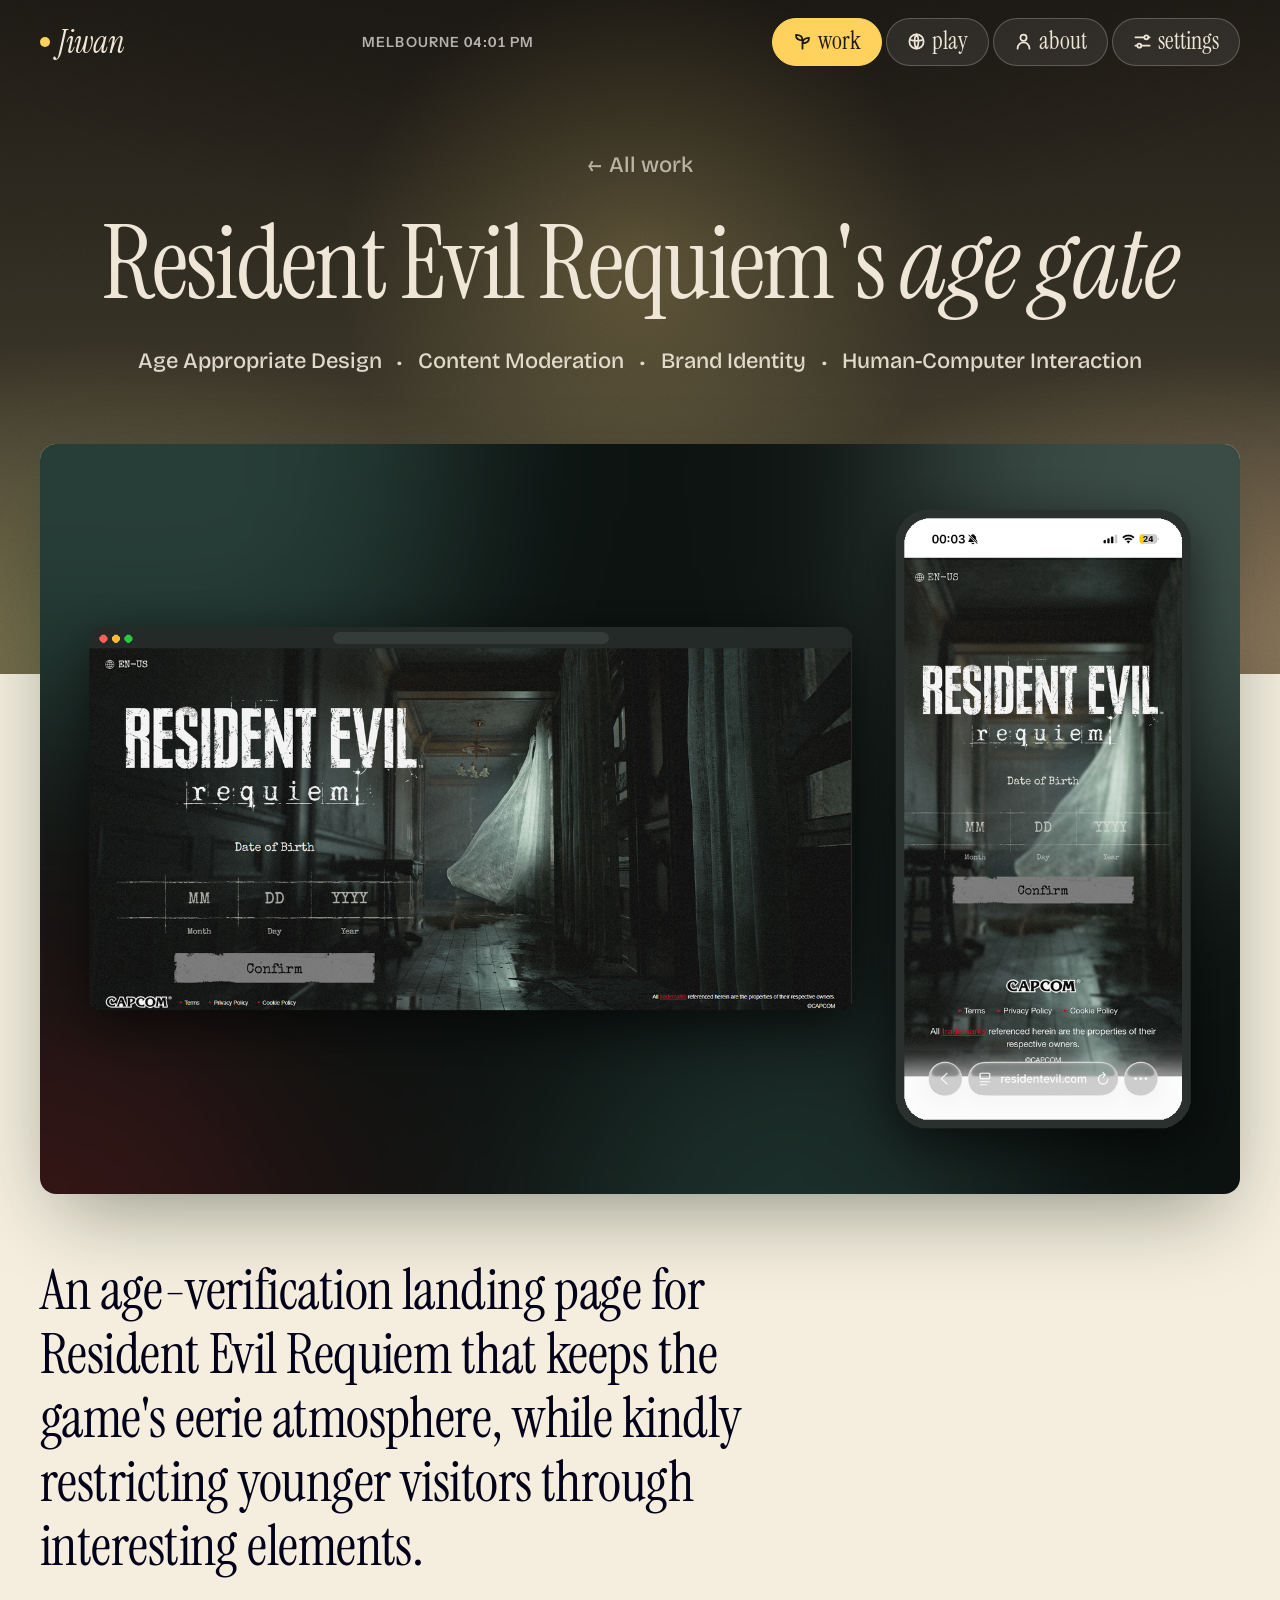
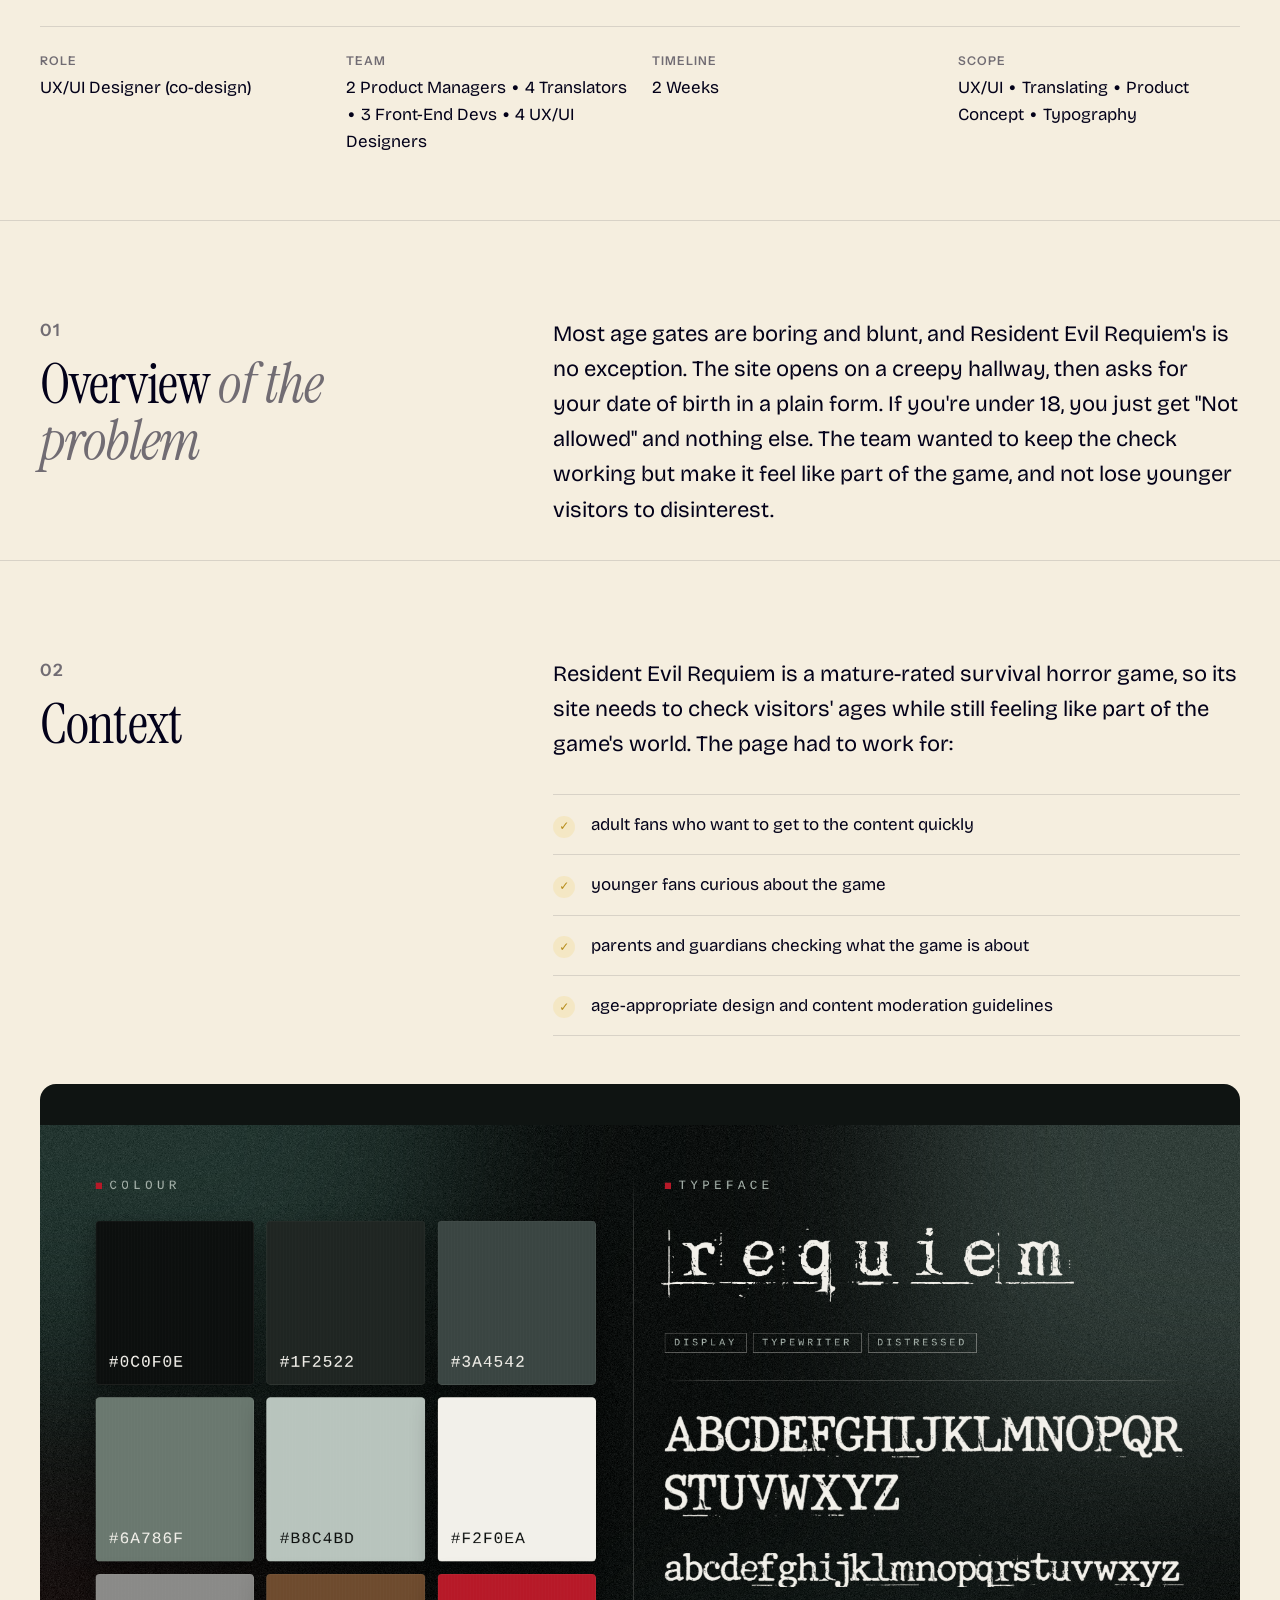
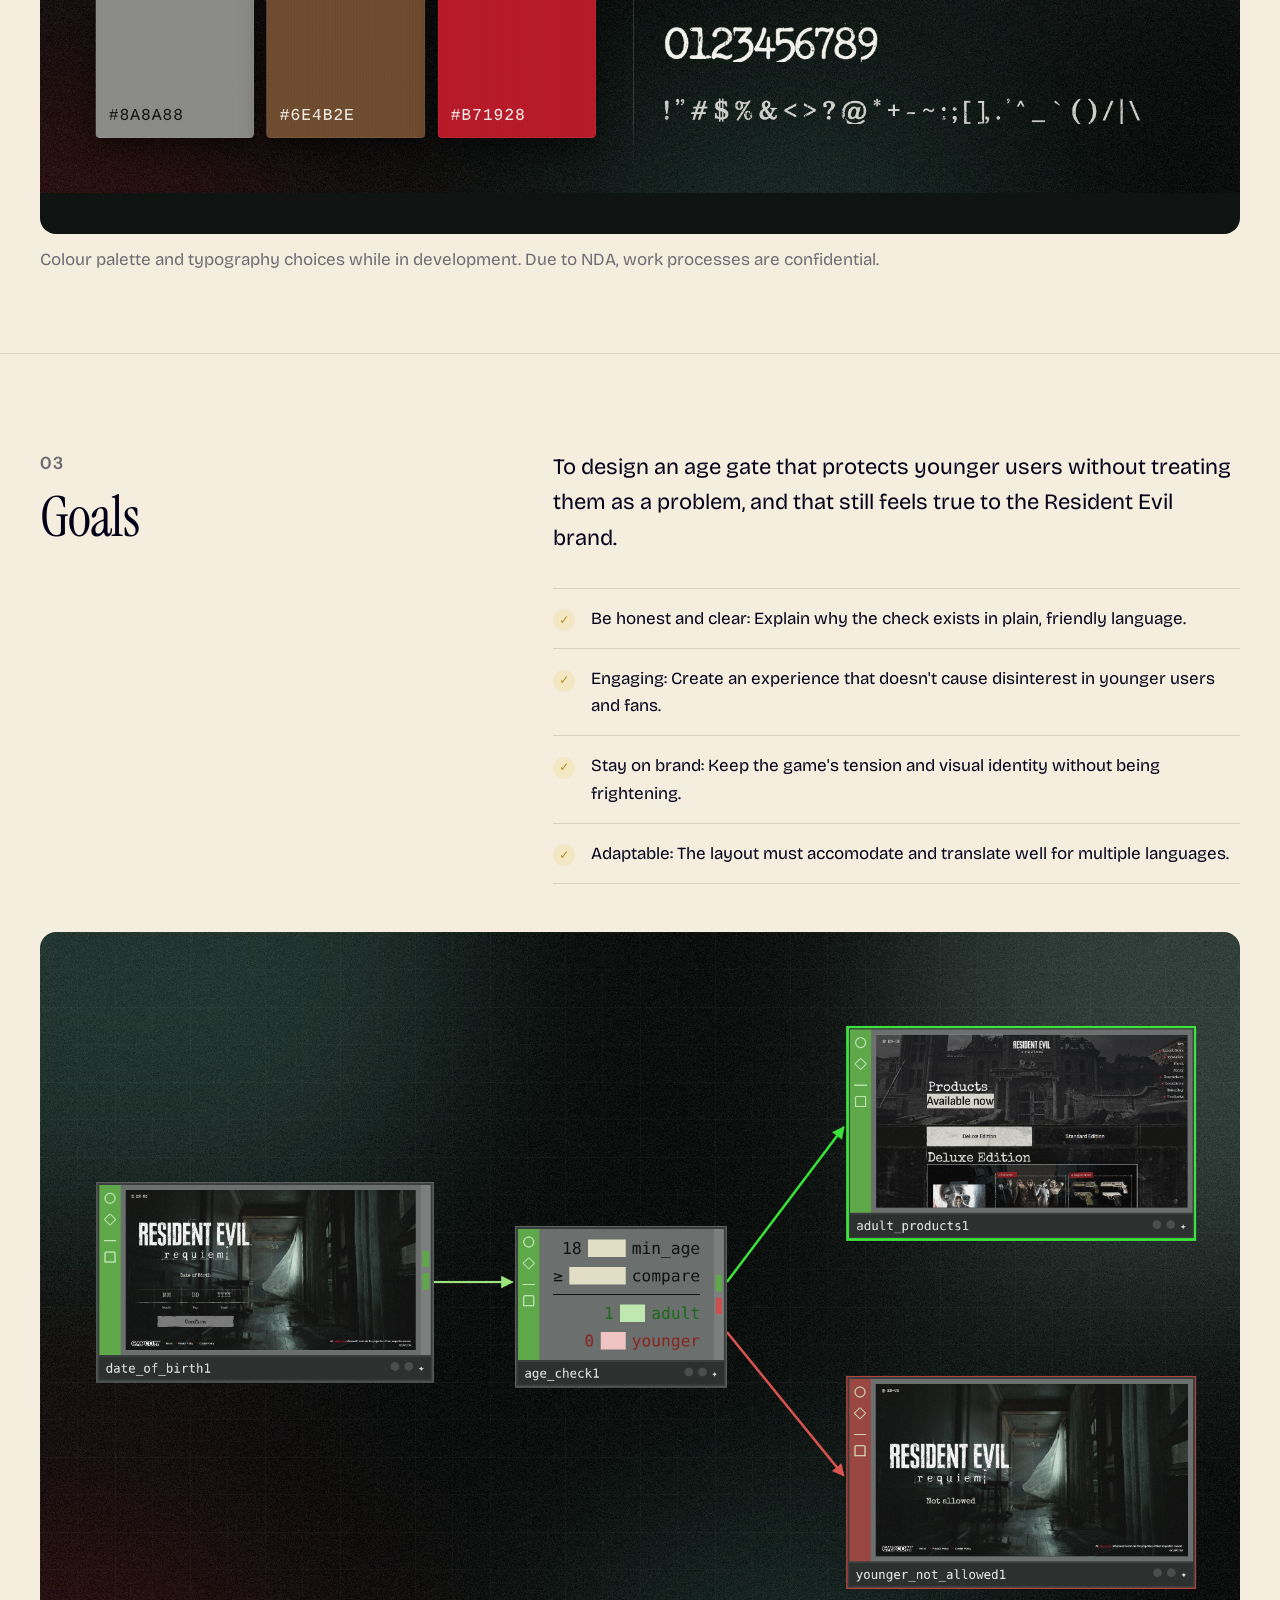
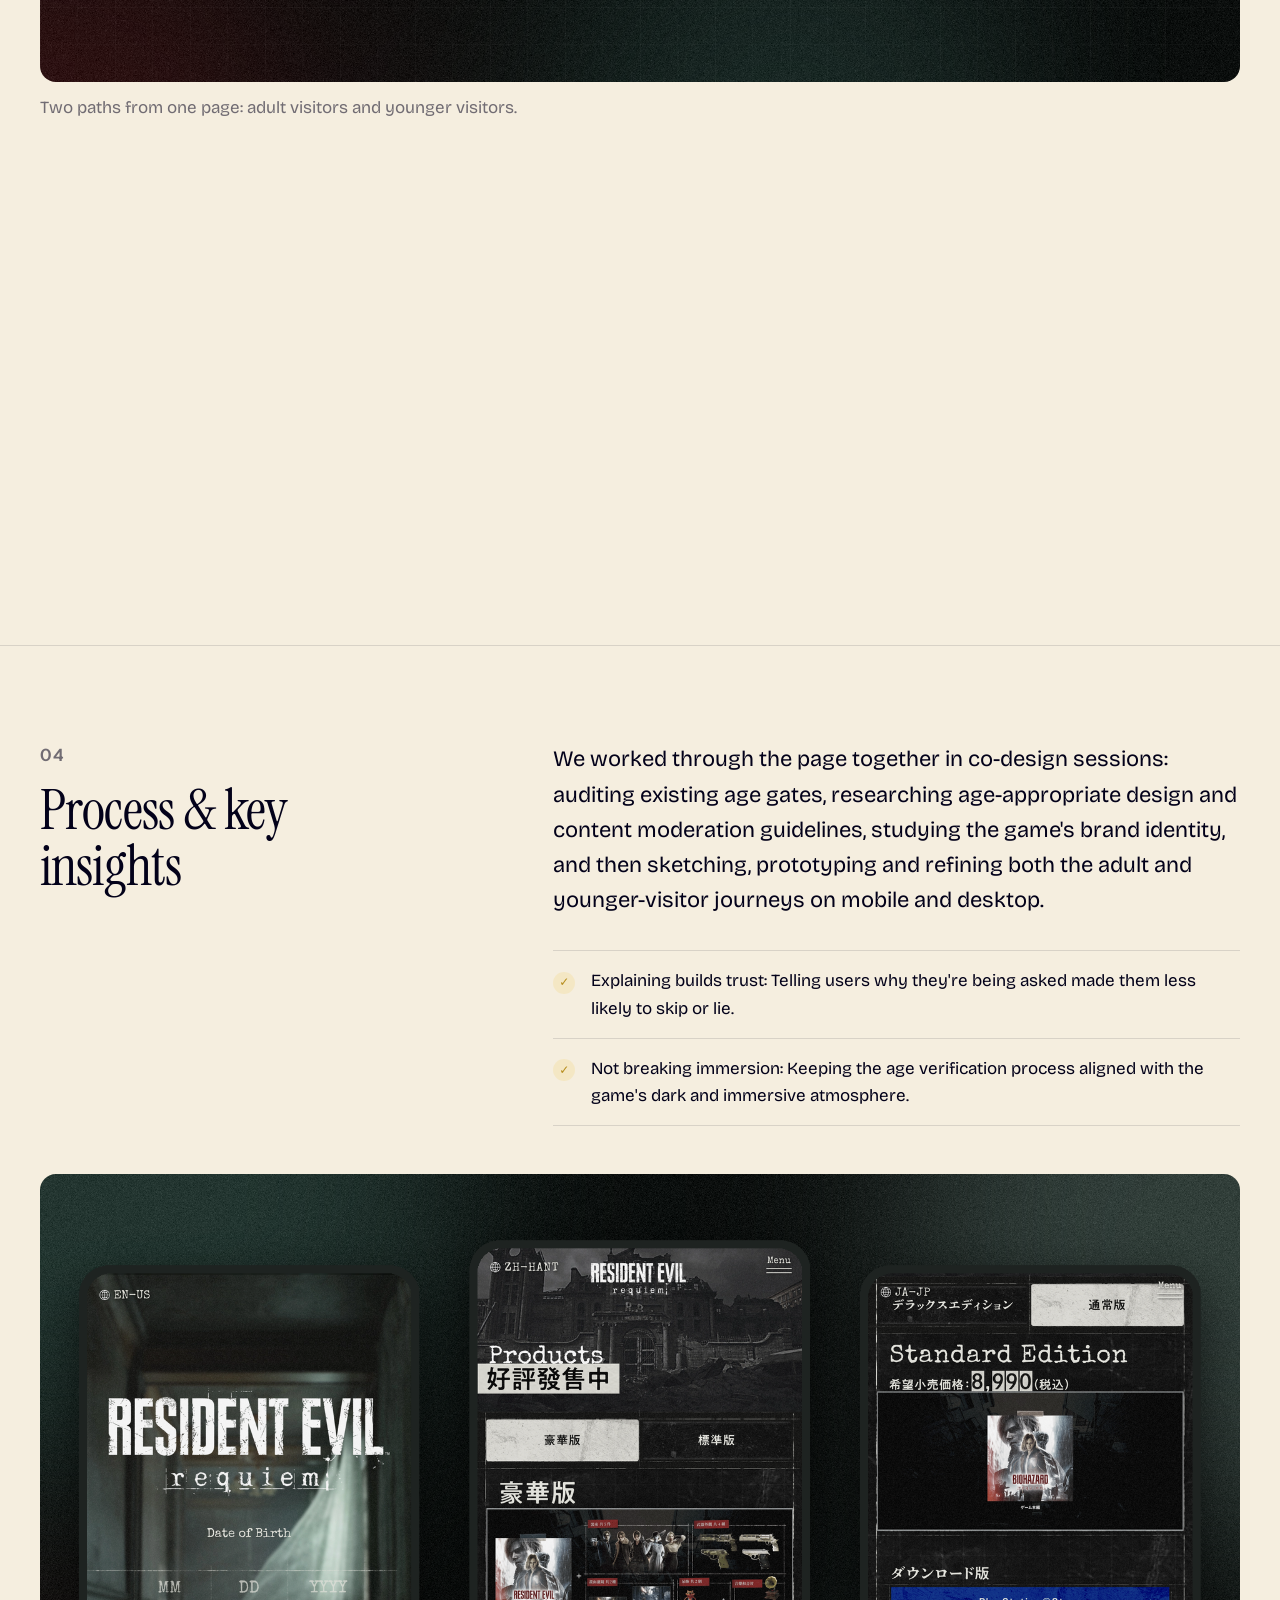
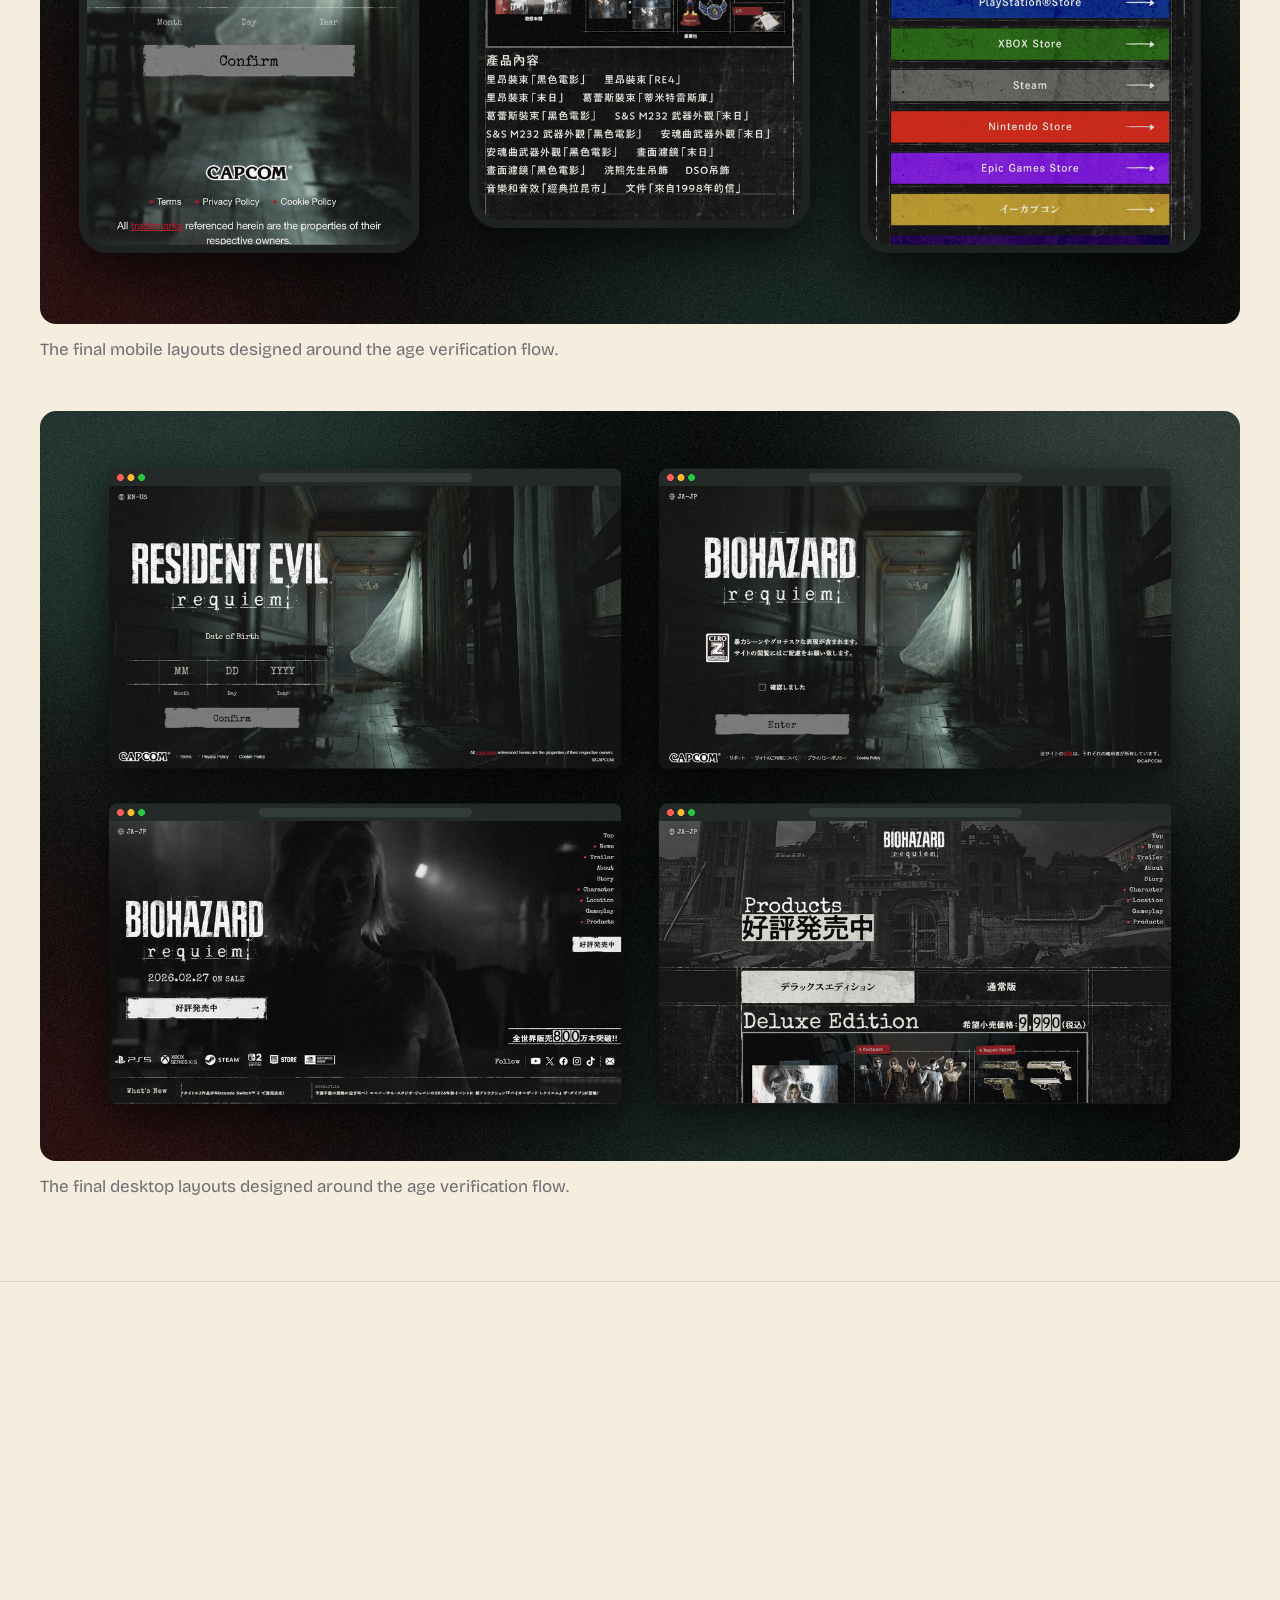
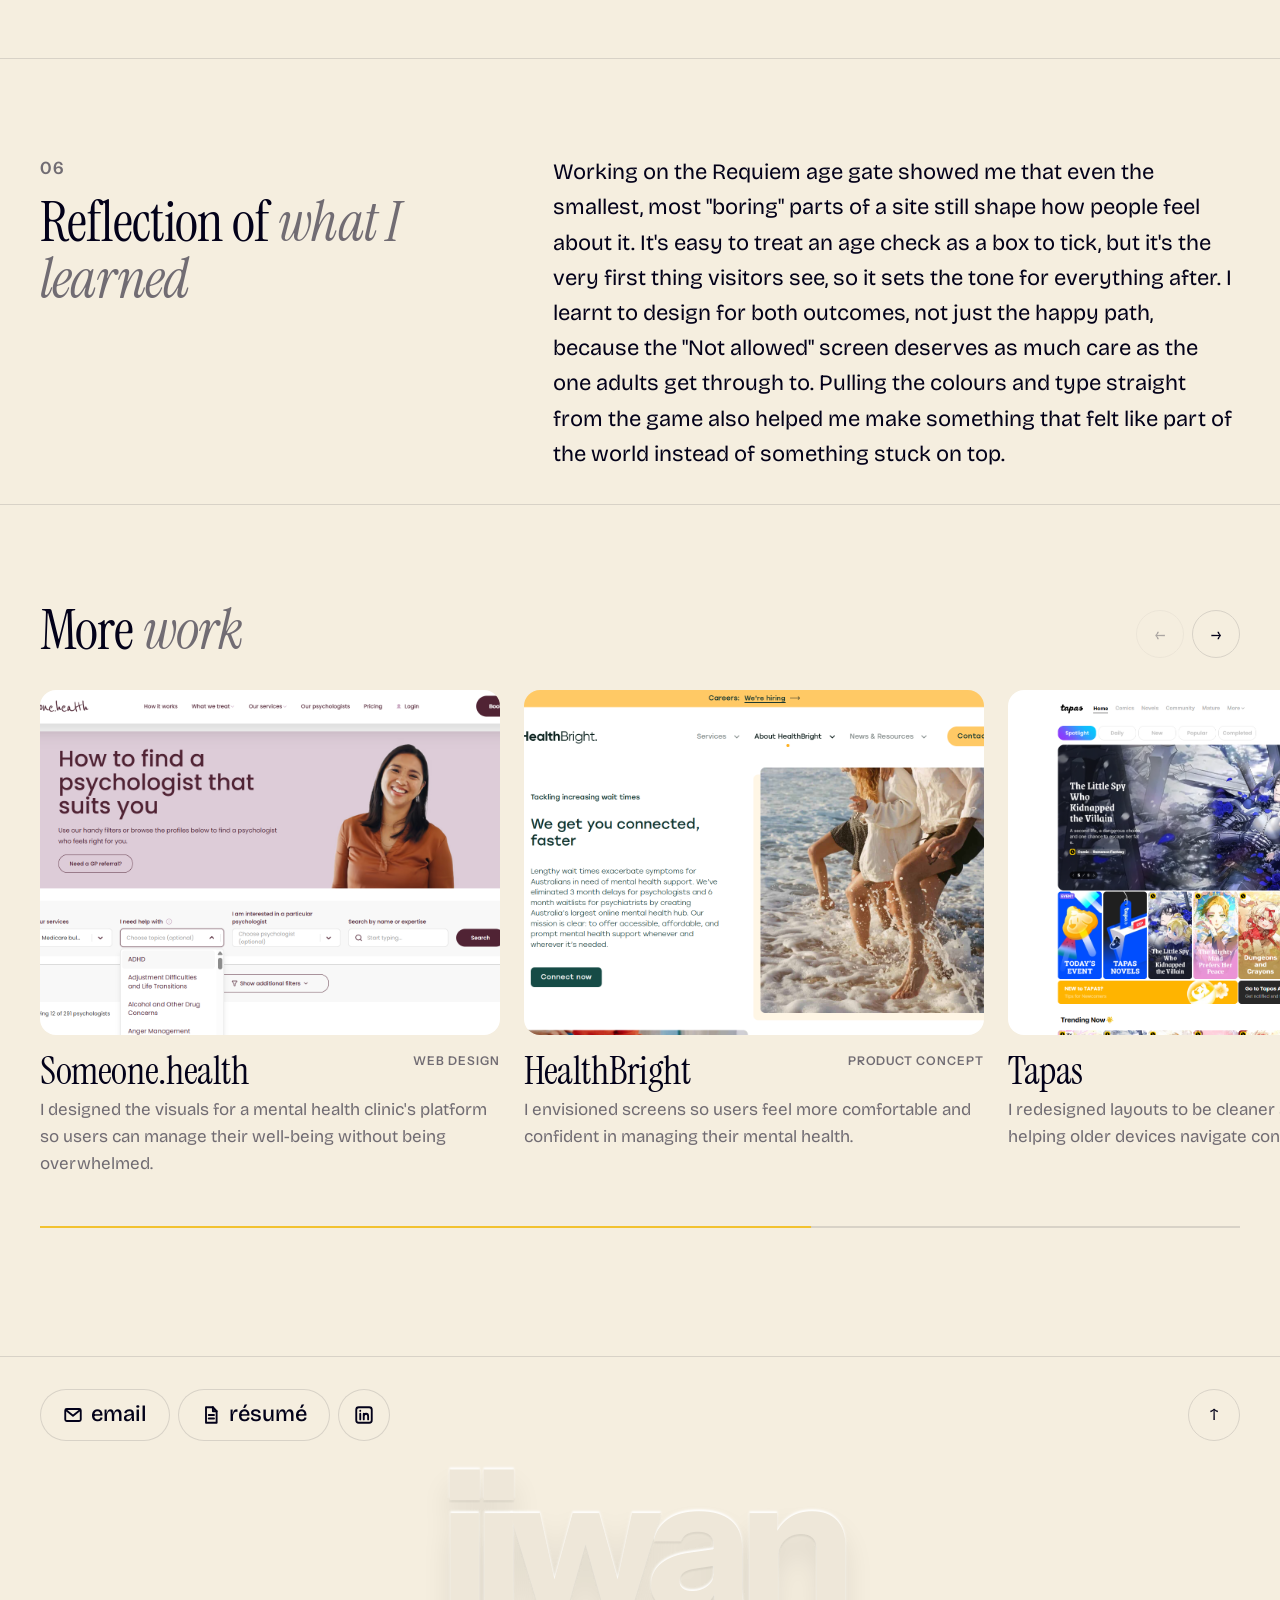
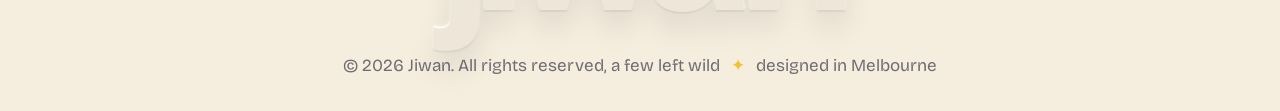
<file: resident-evil-requiem.html>
<!doctype html>
<html lang="en">
<head>
  <meta charset="utf-8">
  <meta name="viewport" content="width=device-width, initial-scale=1">
  <title>Resident Evil Requiem · Jiwan</title>
  <meta name="description" content="Case study: co-designing an age-verification landing page that guides younger users through content restrictions.">
  <meta name="theme-color" content="#efe6d8" media="(prefers-color-scheme: light)">
  <meta name="theme-color" content="#1e0c0c" media="(prefers-color-scheme: dark)">
  <link rel="preconnect" href="https://fonts.googleapis.com">
  <link rel="preconnect" href="https://fonts.gstatic.com" crossorigin>
  <link href="https://fonts.googleapis.com/css2?family=Instrument+Sans:wght@400;500;600;700&family=Instrument+Serif:ital@0;1&family=Silkscreen&family=Bricolage+Grotesque:opsz,wght@12..96,400..700&display=swap" rel="stylesheet">
  <link rel="stylesheet" href="styles.css">
  <script>
    // Marks JS as on (for scroll reveals) and applies saved Settings
    // (motion, text size, contrast, cursor) before the page paints. If we
    // arrived through a page transition, cover the page in green so it can
    // slide away on load.
    (function () {
      var html = document.documentElement, prefs = {};
      html.classList.add('js');
      try { prefs = JSON.parse(localStorage.getItem('site-prefs')) || {}; } catch (e) {}
      if (prefs.theme && prefs.theme !== 'auto') html.setAttribute('data-theme', prefs.theme);
      if (prefs.motion) html.setAttribute('data-motion', prefs.motion);
      if (prefs.text && prefs.text !== 'default') html.setAttribute('data-text', prefs.text);
      if (prefs.contrast) html.setAttribute('data-contrast', 'high');
      if (prefs.cursor === false) html.setAttribute('data-cursor', 'off');
      var full = prefs.motion ? prefs.motion === 'full' : !matchMedia('(prefers-reduced-motion: reduce)').matches;
      try {
        var pt = sessionStorage.getItem('pt');
        sessionStorage.removeItem('pt');
        if (pt !== null && full) {
          html.classList.add('pt-enter');
          html.setAttribute('data-pt', pt);
        }
      } catch (e) {}
    })();
  </script>
</head>
<body>
  <!--
    PROJECT PAGE (same structure as someone-health.html)
    Sections: hero → cover → intro + details → numbered blocks with
    picture grids → results → reflection → carousel of other work.

    Adding images: inside any .shot-media, replace the .shot-placeholder
    span with <img src="images/your-file.jpg" alt="What it shows">.
    Anything marked TBC is a detail to fill in.
  -->

  <!-- ============================ HEADER ============================
       Same on every page; only aria-current (the green pill) moves. -->
  <header class="site-header site-header--over" data-over>
    <div class="wrap">
      <a href="index.html" class="logo" aria-label="Jiwan, home" data-pt="hello">
        <span class="logo-dot"></span>Jiwan
      </a>
      <span class="label header-time" data-clock data-tz="Australia/Melbourne">Melbourne</span>
      <nav aria-label="Main">
        <ul class="nav">
          <li><a href="index.html" aria-current="page" data-pt="work"><svg viewBox="0 0 16 16" aria-hidden="true"><path d="M8 14V7M8 7C8 4.2 6.2 2.5 2.5 2.5 2.5 5.5 4.6 7 8 7ZM8 9.5c0-2.6 2-4.6 5.5-4.6 0 2.8-2 4.6-5.5 4.6Z"/></svg><span class="nav-label">work</span></a></li>
          <li><a href="play.html" data-pt="play"><svg viewBox="0 0 16 16" aria-hidden="true"><circle cx="8" cy="8" r="6"/><path d="M2.3 6.5c3.4 1.2 8 1.2 11.4 0M8 2c-2.2 2.6-2.2 9.4 0 12M8 2c2.2 2.6 2.2 9.4 0 12"/></svg><span class="nav-label">play</span></a></li>
          <li><a href="about.html" data-pt="about"><svg viewBox="0 0 16 16" aria-hidden="true"><circle cx="8" cy="4.8" r="2.6"/><path d="M3 14c0-3 2.2-5.2 5-5.2s5 2.2 5 5.2"/></svg><span class="nav-label">about</span></a></li>
          <li><button type="button" class="nav-settings" data-settings aria-haspopup="dialog" aria-expanded="false" aria-label="Settings"><svg viewBox="0 0 16 16" aria-hidden="true"><path d="M2 4.5h7.5M13 4.5h1M2 11.5h1.5M7 11.5h7"/><circle class="knob-a" cx="11.2" cy="4.5" r="1.7"/><circle class="knob-b" cx="5.3" cy="11.5" r="1.7"/></svg><span class="nav-label">settings</span></button></li>
        </ul>
      </nav>
    </div>
  </header>

  <main>
    <!-- ============================= HERO ============================ -->
    <section class="cs-hero" data-dark data-glow>
      <div class="wrap">
        <a href="index.html#work" class="back"><span class="arrow">←</span> All work</a>
        <h1 class="cs-title"><span data-split>Resident Evil Requiem's</span> <em data-split>age gate</em></h1>
        <p class="cs-kicker"><span>Age Appropriate Design</span><span>Content Moderation</span><span>Brand Identity</span><span>Human-Computer Interaction</span></p>
      </div>
    </section>

    <div class="wrap cs-cover-wrap" data-reveal>
      <figure class="shot cs-cover" data-lightbox data-cursor="Zoom">
        <div class="shot-media"><img src="pictures/ResidentEvilCombined.png" alt="What it shows"></div>
      </figure>
    </div>

    <section class="wrap cs-intro">
      <p class="cs-lead" data-reveal>An age-verification landing page for Resident Evil Requiem that keeps the game's eerie atmosphere, while kindly restricting younger visitors through interesting elements.</p>
      <dl class="cs-meta" data-reveal>
        <div><dt class="label">Role</dt><dd>UX/UI Designer (co-design)</dd></div>
        <div><dt class="label">Team</dt><dd>2 Product Managers ∙ 4 Translators ∙ 3 Front-End Devs ∙ 4 UX/UI Designers</dd></div>
        <div><dt class="label">Timeline</dt><dd>2 Weeks</dd></div>
        <div><dt class="label">Scope</dt><dd>UX/UI ∙ Translating ∙ Product Concept ∙ Typography</dd></div>
      </dl>
    </section>

    <!-- =========================== OVERVIEW ========================== -->
    <section class="cs-section wrap">
      <div class="cs-block">
        <div class="cs-block-head" data-reveal><span class="label">01</span><h2>Overview <em>of the problem</em></h2></div>
        <div class="cs-block-body" data-reveal style="--delay: 1">
          <p>Most age gates are boring and blunt, and Resident Evil Requiem's is no exception. The site opens on a creepy hallway, then asks for your date of birth in a plain form. If you're under 18, you just get "Not allowed" and nothing else. The team wanted to keep the check working but make it feel like part of the game, and not lose younger visitors to disinterest.</p>
        </div>
      </div>
    </section>

    <!-- =========================== CONTEXT =========================== -->
    <section class="cs-section wrap">
      <div class="cs-block">
        <div class="cs-block-head" data-reveal><span class="label">02</span><h2>Context</h2></div>
        <div class="cs-block-body" data-reveal style="--delay: 1">
          <p>Resident Evil Requiem is a mature-rated survival horror game, so its site needs to check visitors' ages while still feeling like part of the game's world. The page had to work for:</p>
          <ul class="did-list">
            <li>adult fans who want to get to the content quickly</li>
            <li>younger fans curious about the game</li>
            <li>parents and guardians checking what the game is about</li>
            <li>age-appropriate design and content moderation guidelines</li>
          </ul>
        </div>
      </div>

      <div class="gallery">
        <figure class="shot shot--two-thirds shot--fit" data-lightbox data-cursor="Zoom" data-reveal>
          <div class="shot-media"><img src="pictures/ResidentEvilPalette.png" alt="What it shows"></div>
          <figcaption>Colour palette and typography choices while in development. Due to NDA, work processes are confidential.</figcaption>
        </figure>
      </div>
    </section>

    <!-- ============================ GOALS ============================ -->
    <section class="cs-section wrap">
      <div class="cs-block">
        <div class="cs-block-head" data-reveal><span class="label">03</span><h2>Goals</h2></div>
        <div class="cs-block-body" data-reveal style="--delay: 1">
          <p>To design an age gate that protects younger users without treating them as a problem, and that still feels true to the Resident Evil brand.</p>
          <ul class="did-list">
            <li>Be honest and clear: Explain why the check exists in plain, friendly language.</li>
            <li>Engaging: Create an experience that doesn't cause disinterest in younger users and fans.</li>
            <li>Stay on brand: Keep the game's tension and visual identity without being frightening.</li>
            <li>Adaptable: The layout must accomodate and translate well for multiple languages.</li>
          </ul>
        </div>
      </div>

      <div class="gallery">
        <figure class="shot shot--full" data-lightbox data-cursor="Zoom" data-reveal>
          <div class="shot-media"><img src="pictures/ResidentEvilFlow.png" alt="What it shows"></div>
          <figcaption>Two paths from one page: adult visitors and younger visitors.</figcaption>
        </figure>
      </div>

      <blockquote class="cs-quote" data-reveal>
        I designed an interactive age-verification landing page for Resident Evil Requiem that does not betray the franchise’s dark, immersive visual identity while prioritizing accessibility and ease of use. Through intuitive age-selection interactions, the design aims to guide users through content restrictions while making age verification straightforward, inclusive, and responsible for younger audiences.
      </blockquote>
    </section>

    <!-- ===================== PROCESS + INSIGHTS ====================== -->
    <section class="cs-section wrap">
      <div class="cs-block">
        <div class="cs-block-head" data-reveal><span class="label">04</span><h2>Process &amp; key insights</h2></div>
        <div class="cs-block-body" data-reveal style="--delay: 1">
          <p>We worked through the page together in co-design sessions: auditing existing age gates, researching age-appropriate design and content moderation guidelines, studying the game's brand identity, and then sketching, prototyping and refining both the adult and younger-visitor journeys on mobile and desktop.</p>
          <ul class="did-list">
            <li>Explaining builds trust: Telling users why they're being asked made them less likely to skip or lie.</li>
            <li>Not breaking immersion: Keeping the age verification process aligned with the game's dark and immersive atmosphere.</li>
          </ul>
        </div>
      </div>
      <div class="gallery">
        <figure class="shot shot--full" data-lightbox data-cursor="Zoom" data-reveal>
          <div class="shot-media"><img src="pictures/ResidentEvilMobile.png" alt="What it shows"></div>
          <figcaption>The final mobile layouts designed around the age verification flow.</figcaption>
        </figure>
        <figure class="shot shot--full" data-lightbox data-cursor="Zoom" data-reveal>
          <div class="shot-media"><img src="pictures/ResidentEvilDesktop.png" alt="What it shows"></div>
          <figcaption>The final desktop layouts designed around the age verification flow.</figcaption>
        </figure>
      </div>
    </section>

    <!-- =========================== RESULTS =========================== -->
    <section class="cs-section wrap">
      <div class="cs-block">
        <div class="cs-block-head" data-reveal><span class="label">05</span><h2>Results <em>of what changed</em></h2></div>
        <div class="cs-block-body" data-reveal style="--delay: 1">
          <p>The co-designed landing page offers:</p>
          <ul class="did-list">
            <li>A quick, clear verification step for adult visitors</li>
            <li>A friendly, guided path for younger visitors instead of a dead end</li>
            <li>An age gate that feels like part of the Resident Evil world</li>
          </ul>
        </div>
      </div>
    </section>

    <!-- ========================= REFLECTION ========================== -->
    <section class="cs-section wrap">
      <div class="cs-block">
        <div class="cs-block-head" data-reveal><span class="label">06</span><h2>Reflection of <em>what I learned</em></h2></div>
        <div class="cs-block-body" data-reveal style="--delay: 1">
          <p>Working on the Requiem age gate showed me that even the smallest, most "boring" parts of a site still shape how people feel about it. It's easy to treat an age check as a box to tick, but it's the very first thing visitors see, so it sets the tone for everything after. I learnt to design for both outcomes, not just the happy path, because the "Not allowed" screen deserves as much care as the one adults get through to. Pulling the colours and type straight from the game also helped me make something that felt like part of the world instead of something stuck on top.</p>
      </div>
    </section>

    <!-- ======================= MORE PROJECTS ========================= -->
    <section class="more" data-carousel aria-label="More projects">
      <div class="wrap carousel-head">
        <h2 class="section-title">More <em>work</em></h2>
        <div class="carousel-btns">
          <button class="carousel-btn" data-carousel-prev aria-label="Previous projects">←</button>
          <button class="carousel-btn" data-carousel-next aria-label="Next projects">→</button>
        </div>
      </div>
      <div class="carousel-track" data-cursor="Drag" tabindex="0">
        <a href="someone-health.html" class="card" data-cursor="View">
          <div class="card-media"><img src="pictures/SomeoneHealthCover.png" alt="What it shows"></div>
          <div class="card-info"><h3 class="card-title">Someone.health</h3><span class="label">Web design</span><p class="card-desc">I designed the visuals for a mental health clinic's platform so users can manage their well-being without being overwhelmed.</p></div>
        </a>
        <a href="healthbright.html" class="card" data-cursor="View">
          <div class="card-media"><img src="pictures/HealthBrightCover.png" alt="What it shows"></div>
          <div class="card-info"><h3 class="card-title">HealthBright</h3><span class="label">Product concept</span><p class="card-desc">I envisioned screens so users feel more comfortable and confident in managing their mental health.</p></div>
        </a>
        <a href="tapas.html" class="card" data-cursor="View">
          <div class="card-media"><img src="pictures/TapasCover.png" alt="What it shows"></div>
          <div class="card-info"><h3 class="card-title">Tapas</h3><span class="label">Web design</span><p class="card-desc">I redesigned layouts to be cleaner and energy efficient, helping older devices navigate content more easily.</p></div>
        </a>
        <a href="index.html#work" class="card card--all" data-cursor="All">
          <div class="card-media"><span>All work →</span></div>
          <div class="card-info"><h3 class="card-title">Back to everything</h3></div>
        </a>
      </div>
      <div class="wrap"><div class="carousel-progress"><span></span></div></div>
    </section>
  </main>

  <!-- ============================ FOOTER ============================
       Footnote: contact pills, a giant soft wordmark that goes liquid
       when you move across it, and the small print. Edit the links,
       wordmark text and note below. -->
  <footer class="site-footer">
    <div class="wrap">
      <div class="footer-top">
        <ul class="footer-pills">
          <li><a class="pill" href="mailto:you@example.com" data-copy="you@example.com"><svg viewBox="0 0 16 16" aria-hidden="true"><rect x="1.8" y="3.2" width="12.4" height="9.6" rx="1.2"/><path d="m2.3 4 5.7 4.6L13.7 4"/></svg>email</a></li>
          <li><a class="pill" href="https://drive.google.com/file/d/1qr-jmRHgt_7LpJ1WC5ZYzhcqTOSqBbp3/view?usp=sharing" target="_blank" rel="noopener"><svg viewBox="0 0 16 16" aria-hidden="true"><path d="M4 1.8h5.5L12.5 5v9.2H4Z"/><path d="M9.5 1.8V5h3M6.2 8h4.2M6.2 10.8h4.2"/></svg>résumé</a></li>
          <li><a class="pill pill--icon" href="https://www.linkedin.com/in/jacqueline-iwanto-011028278/" target="_blank" rel="noopener" aria-label="LinkedIn"><svg viewBox="0 0 16 16" aria-hidden="true"><rect x="1.8" y="1.8" width="12.4" height="12.4" rx="2"/><path d="M5 7v4.5M5 4.6v.1M7.8 11.5V7m0 2c0-1.2.8-2 1.9-2s1.6.8 1.6 2v2.5"/></svg></a></li>
        </ul>
        <a href="#" class="to-top" aria-label="Back to top">↑</a>
      </div>
      <p class="wordmark" data-liquid aria-hidden="true">jiwan</p>
      <p class="footer-note">© <span data-year></span> Jiwan. All rights reserved, a few left wild <span class="spark">✦</span> designed in Melbourne</p>
    </div>
    <svg class="liquid-defs" width="0" height="0" aria-hidden="true" focusable="false">
      <filter id="liquid" x="-10%" y="-20%" width="120%" height="140%">
        <feTurbulence type="fractalNoise" baseFrequency="0.008 0.016" numOctaves="2" seed="4" result="noise"/>
        <feDisplacementMap in="SourceGraphic" in2="noise" scale="0" xChannelSelector="R" yChannelSelector="G"/>
      </filter>
    </svg>
  </footer>

  <script src="script.js" defer></script>
</body>
</html>
</file>
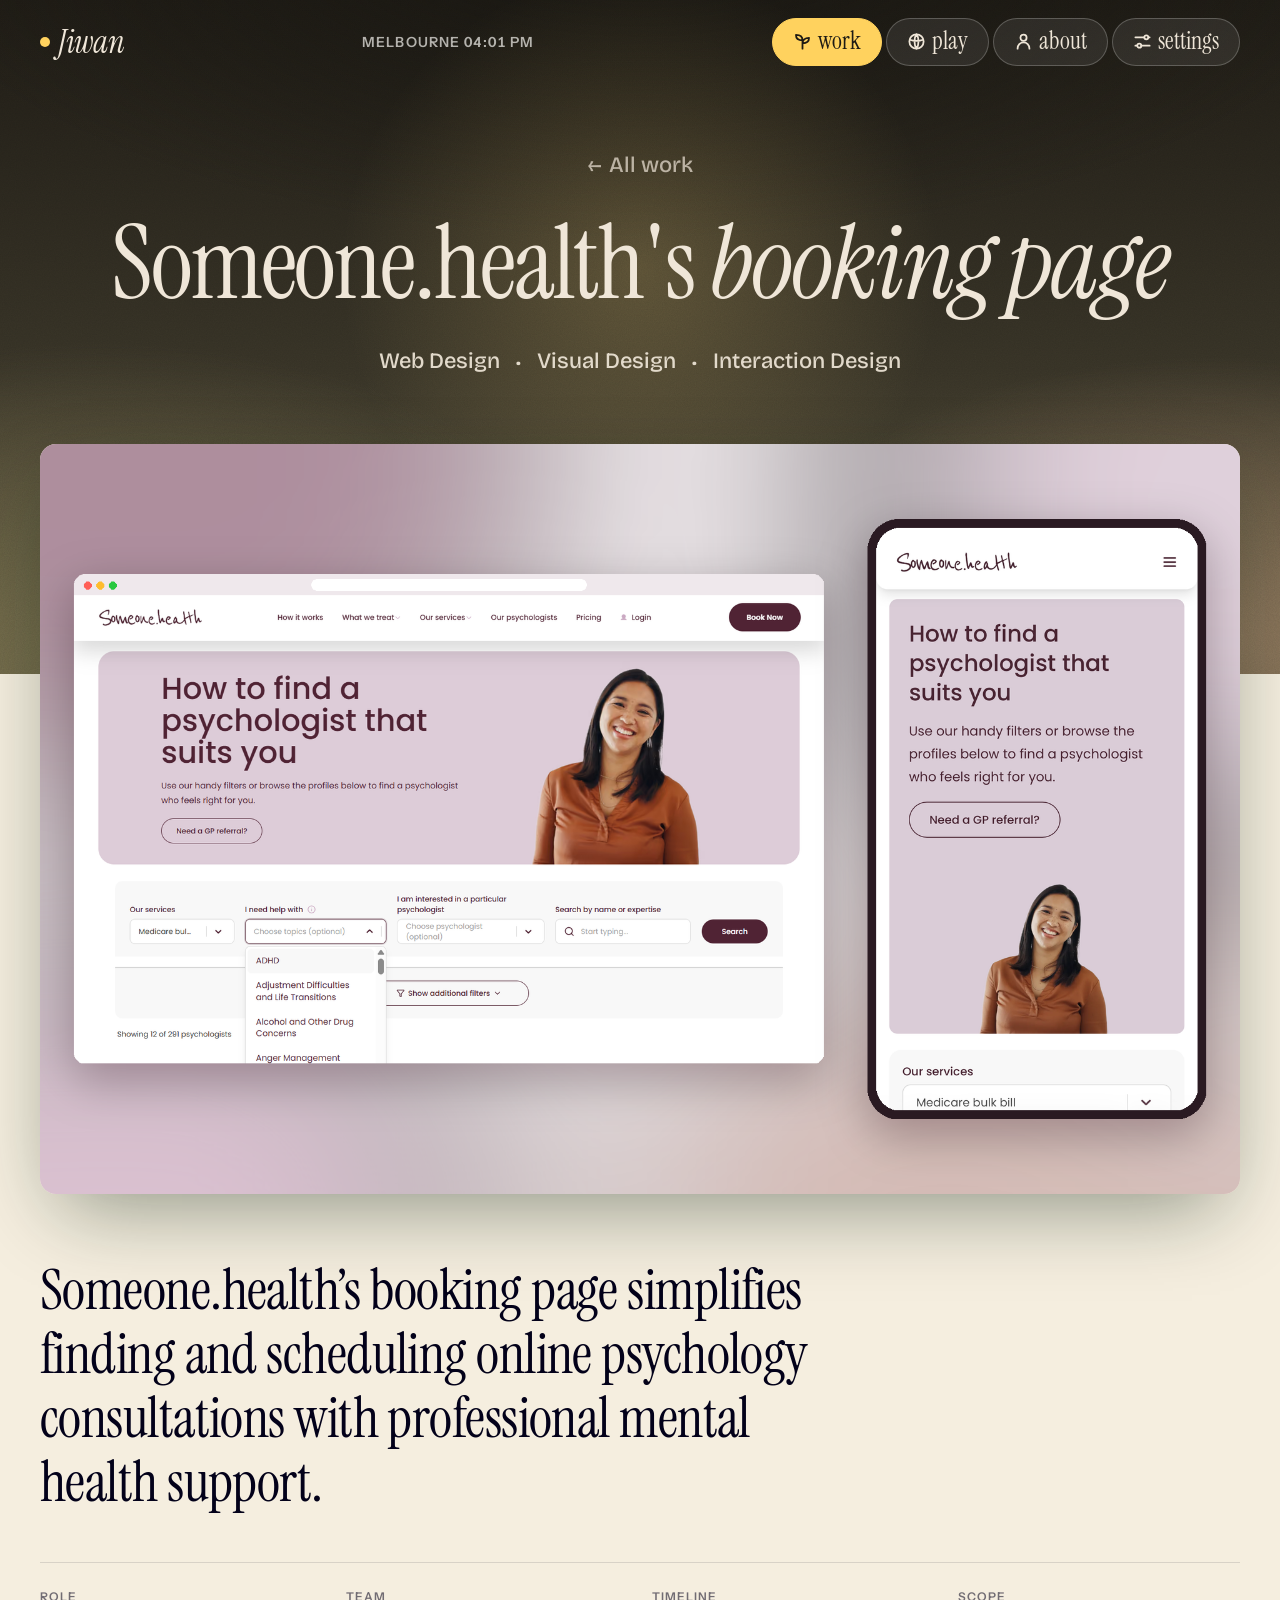
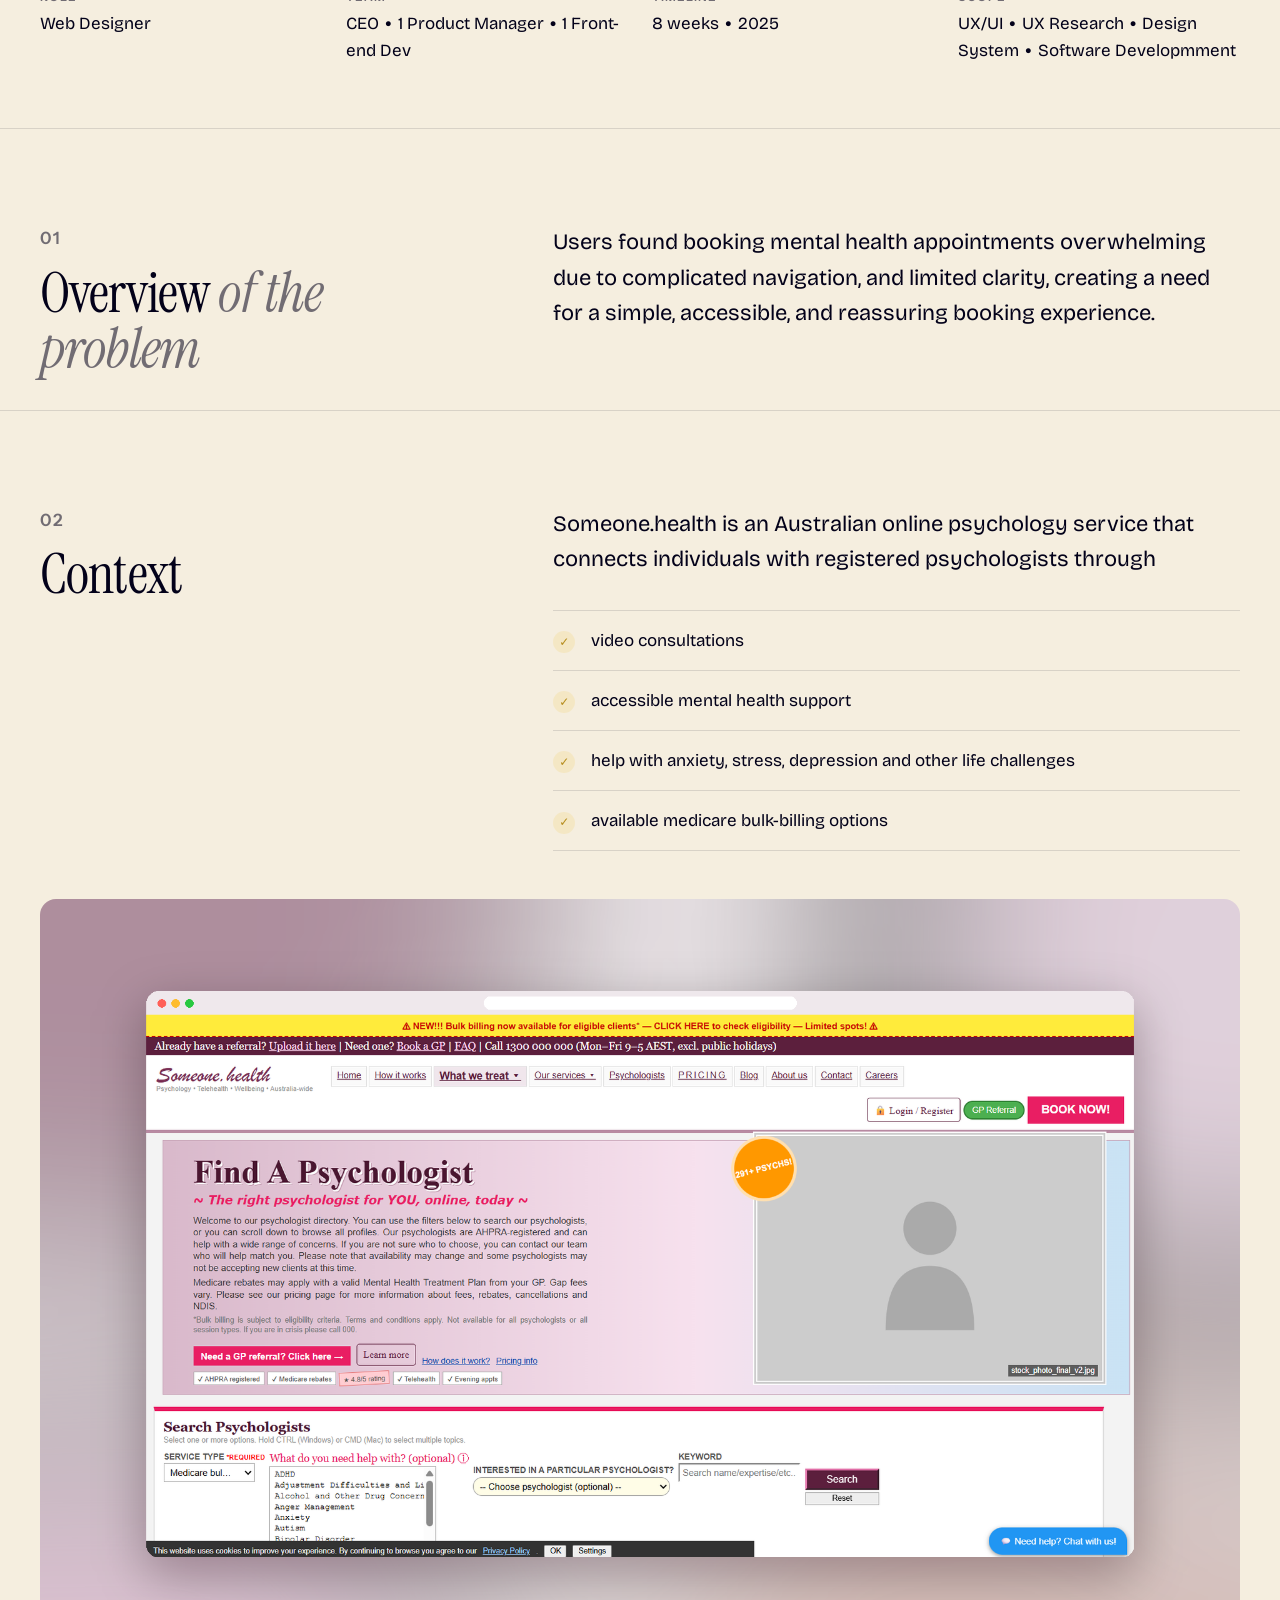
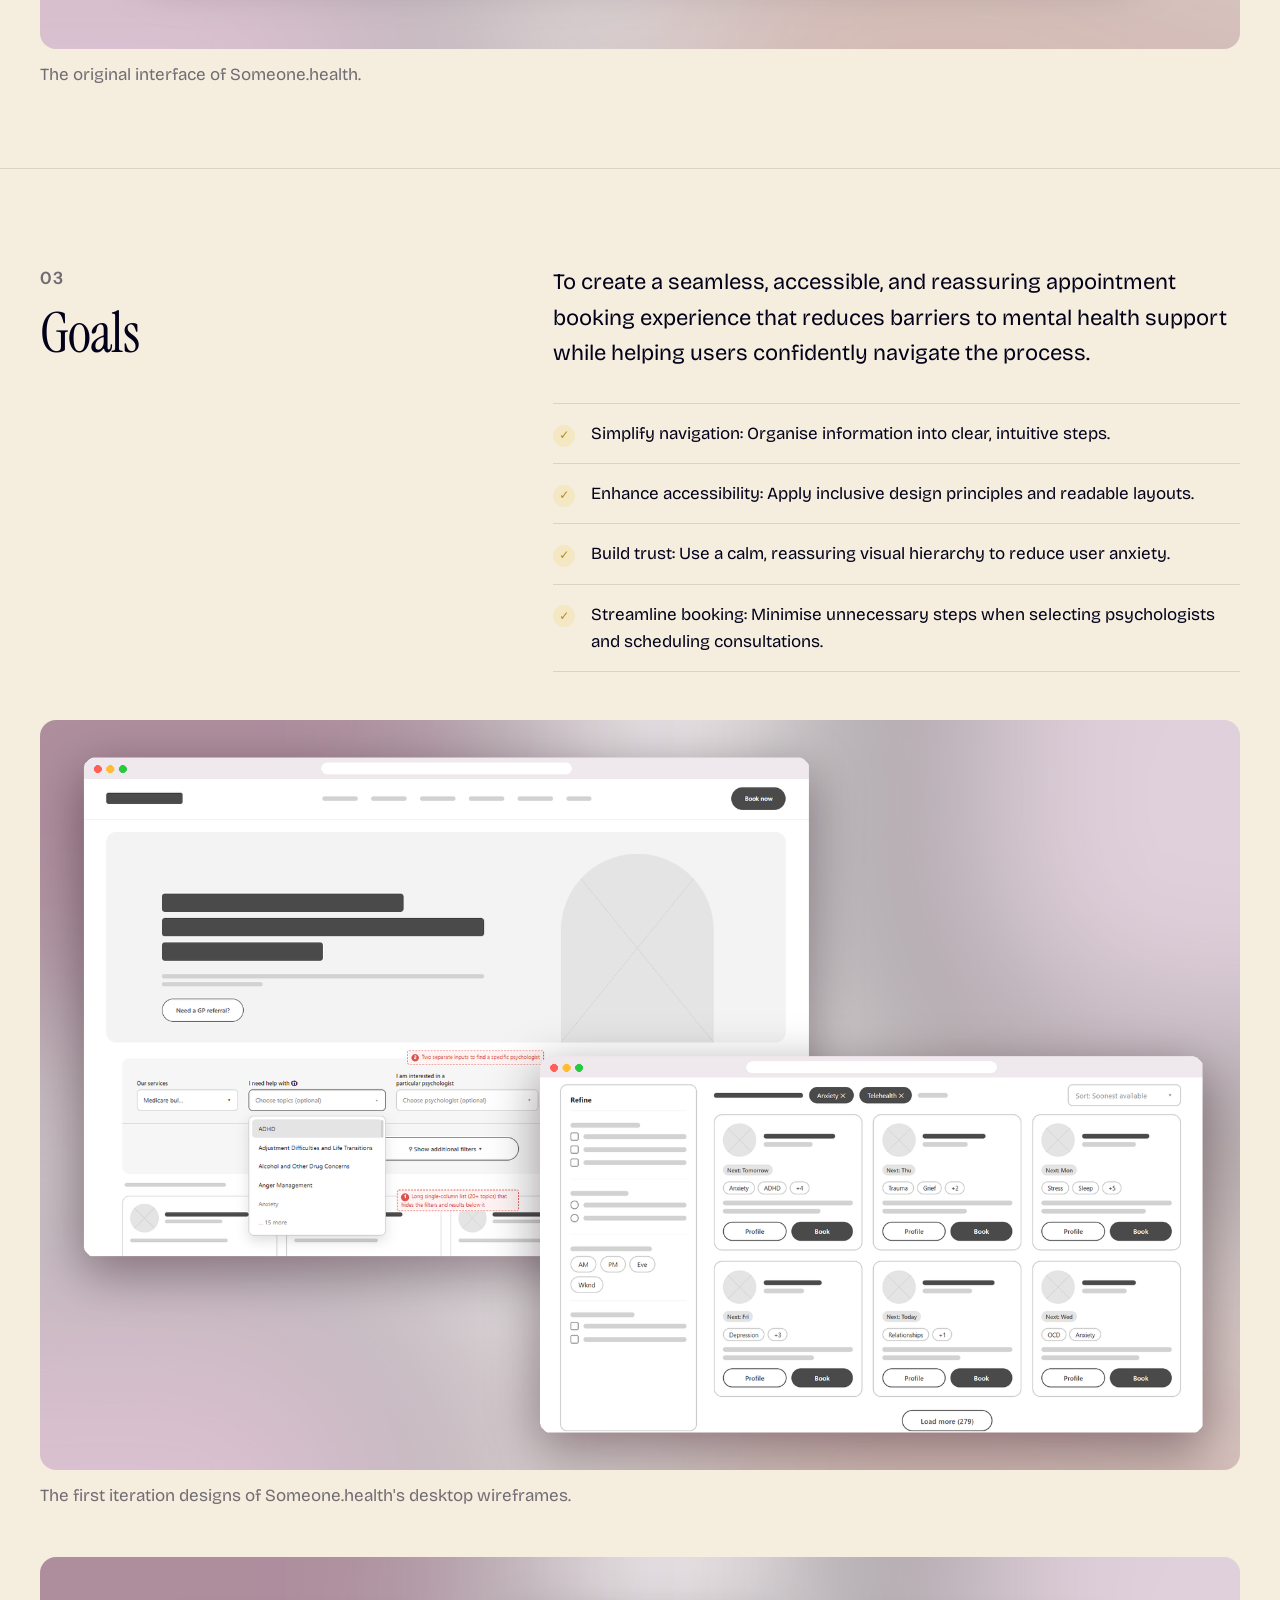
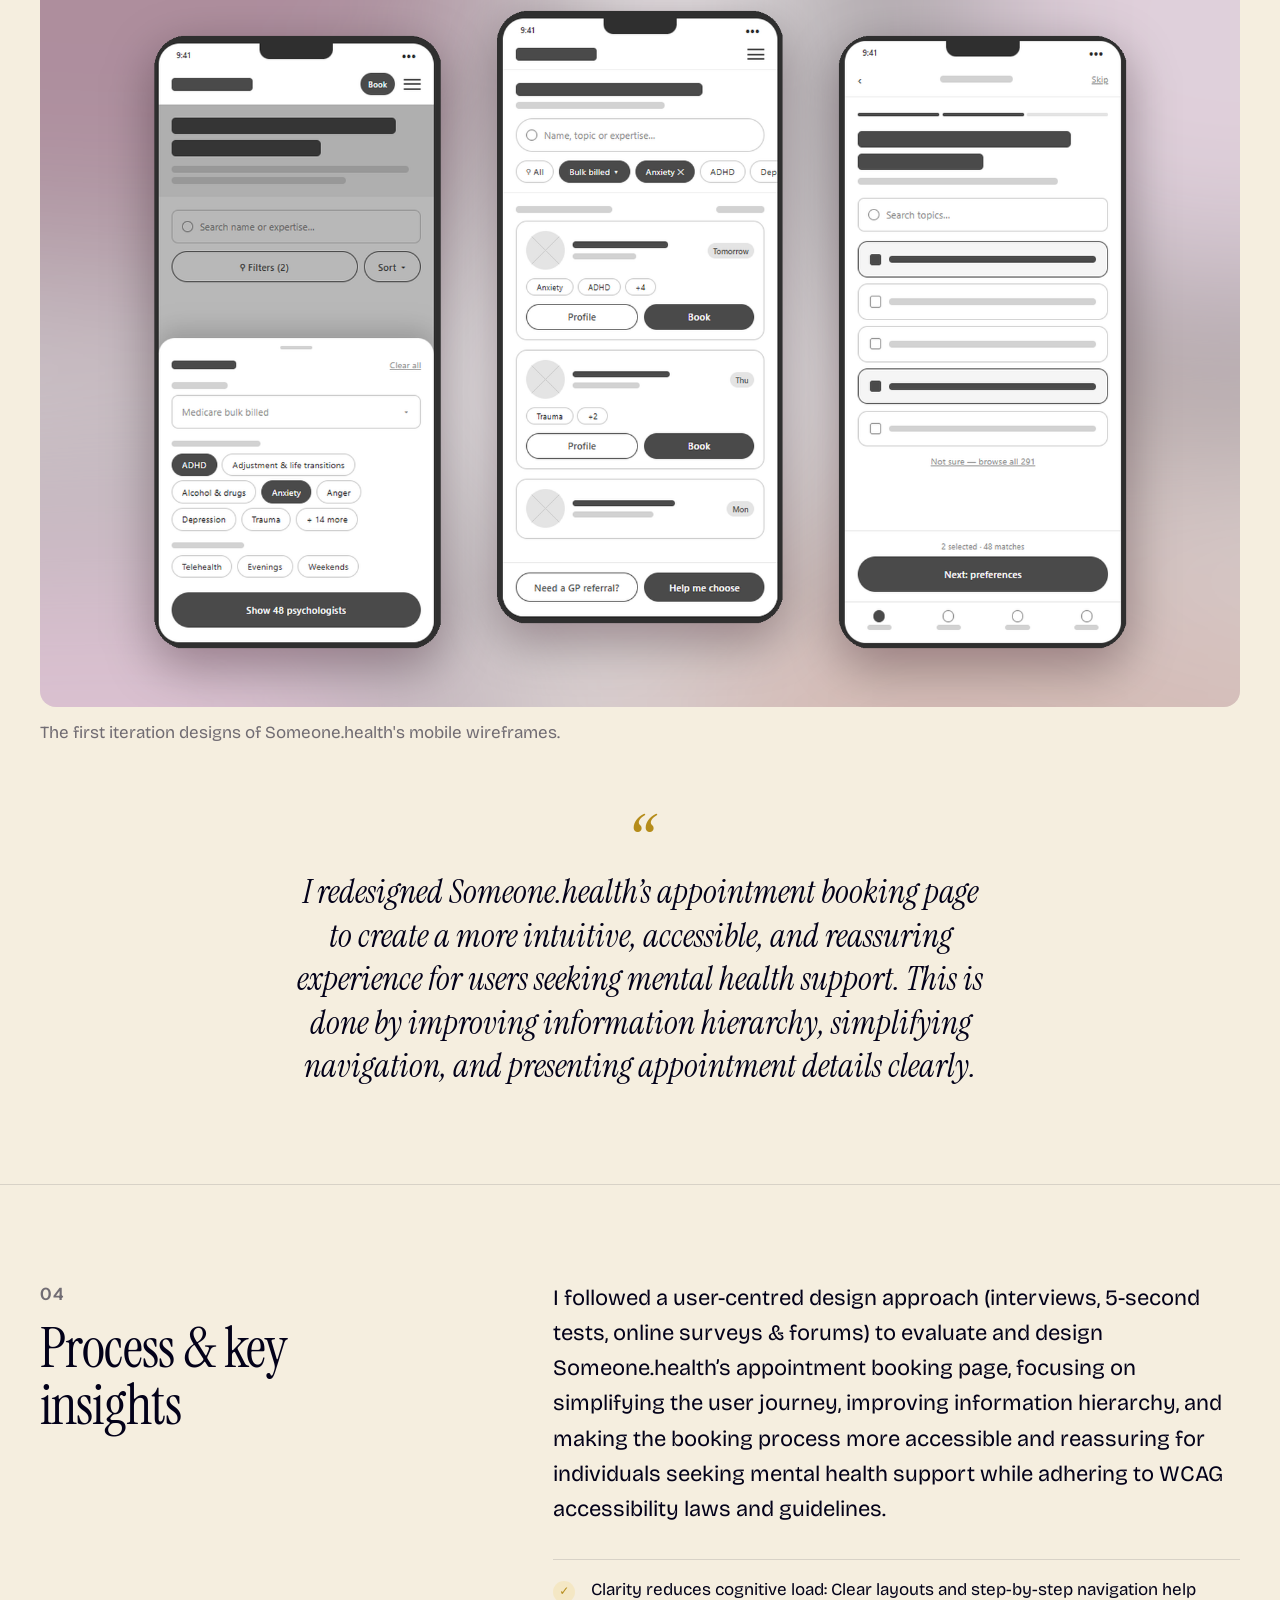
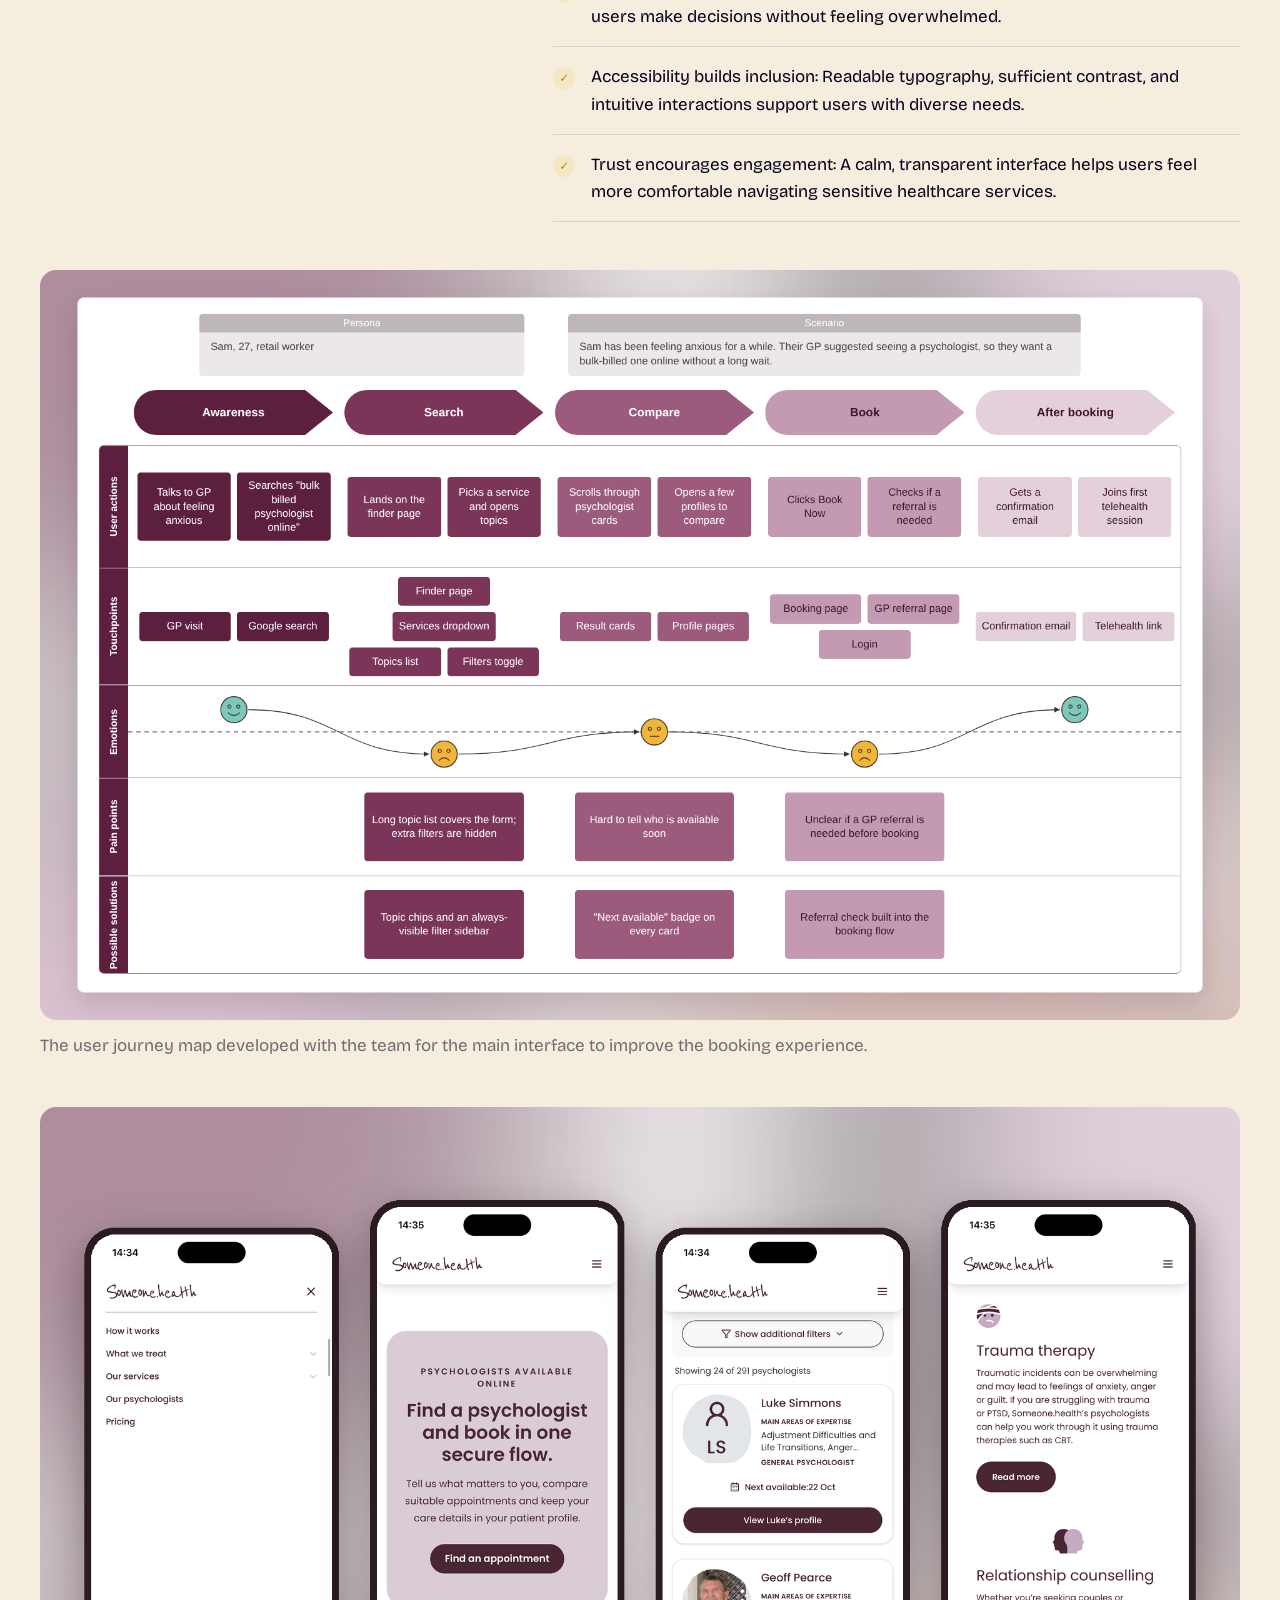
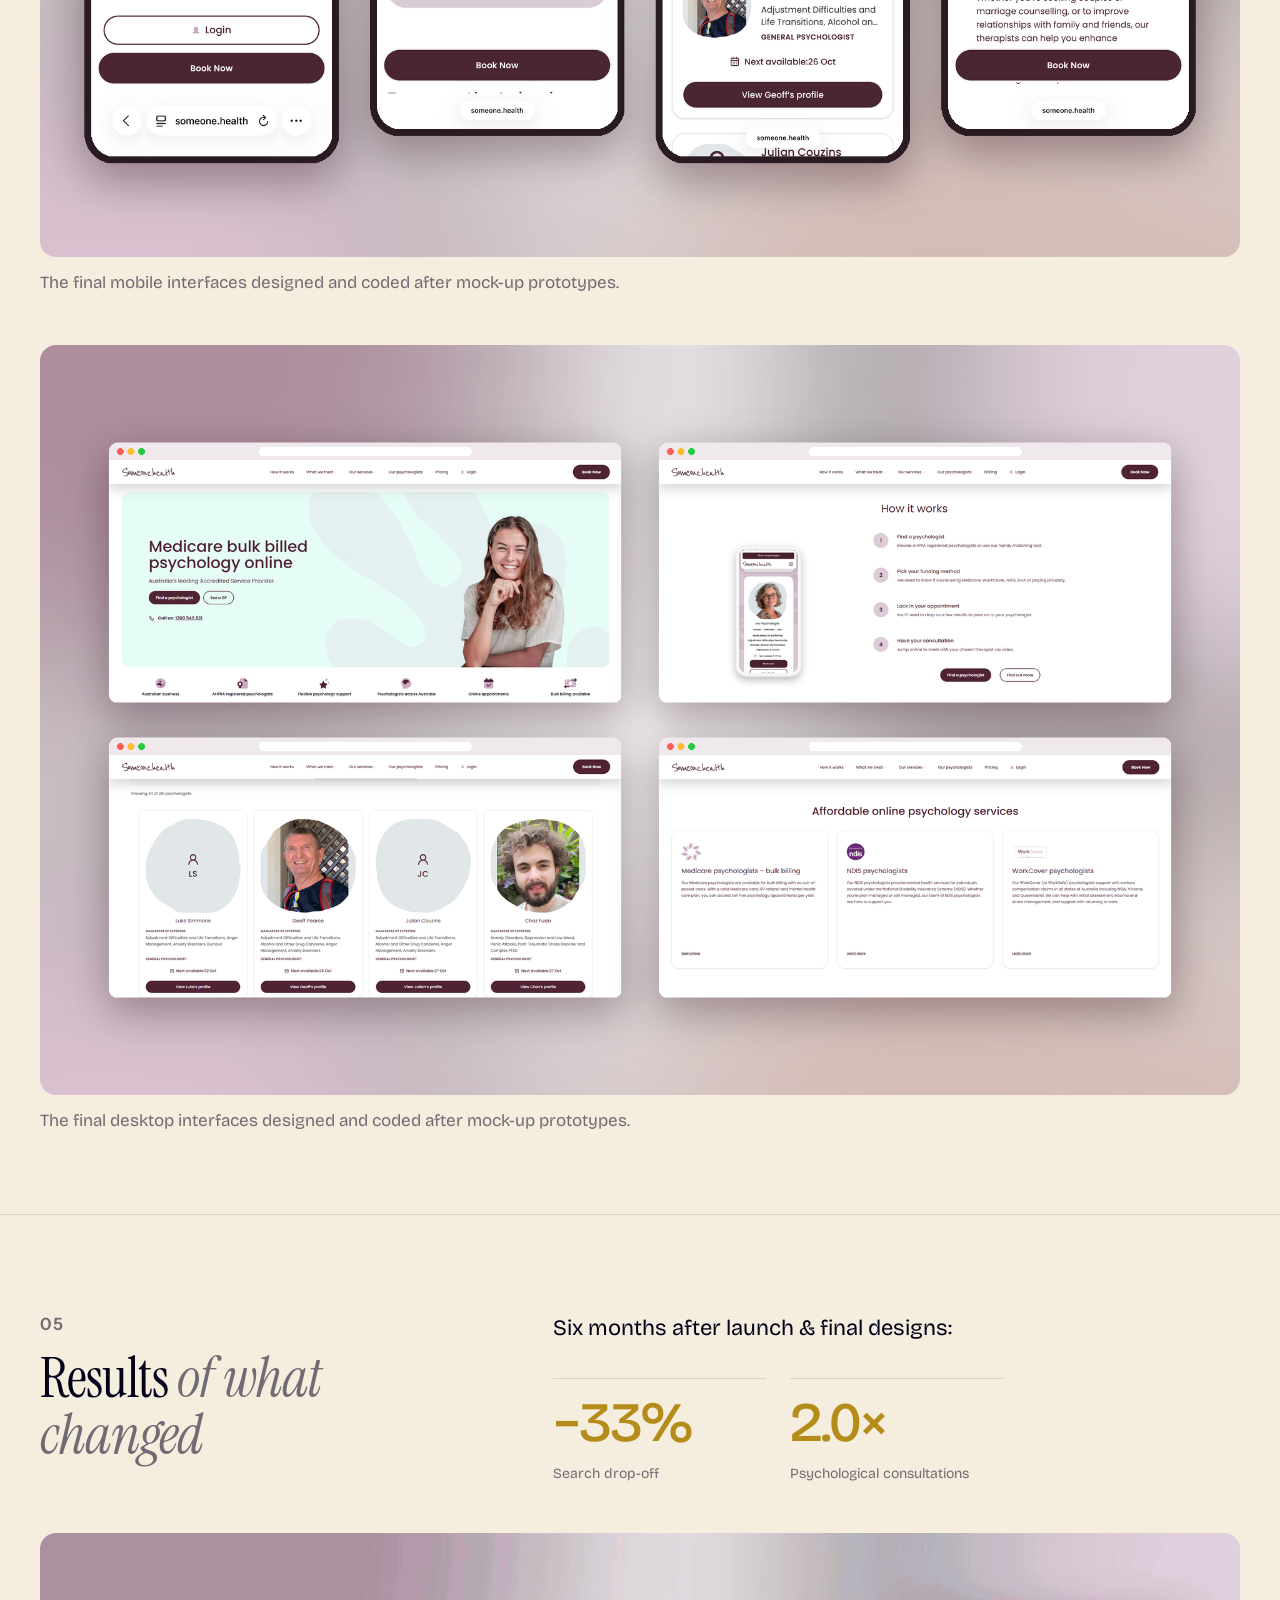
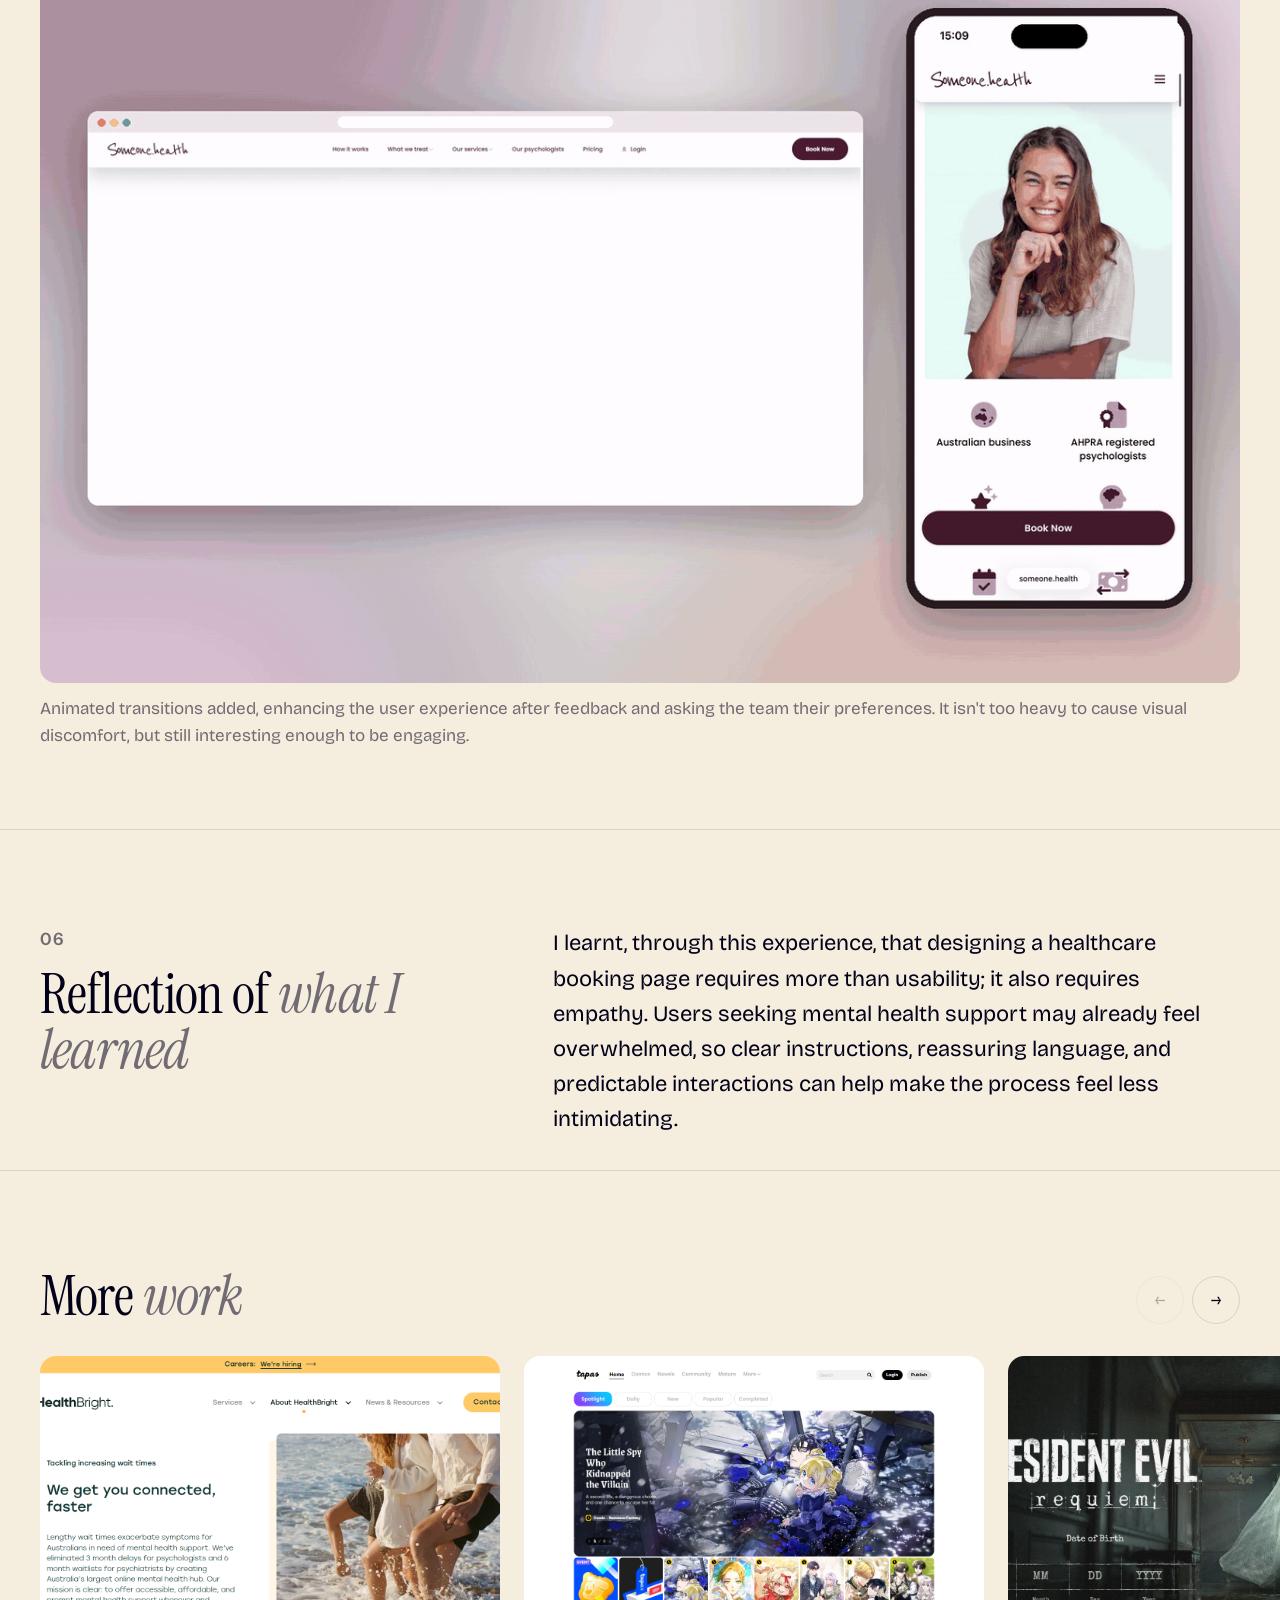
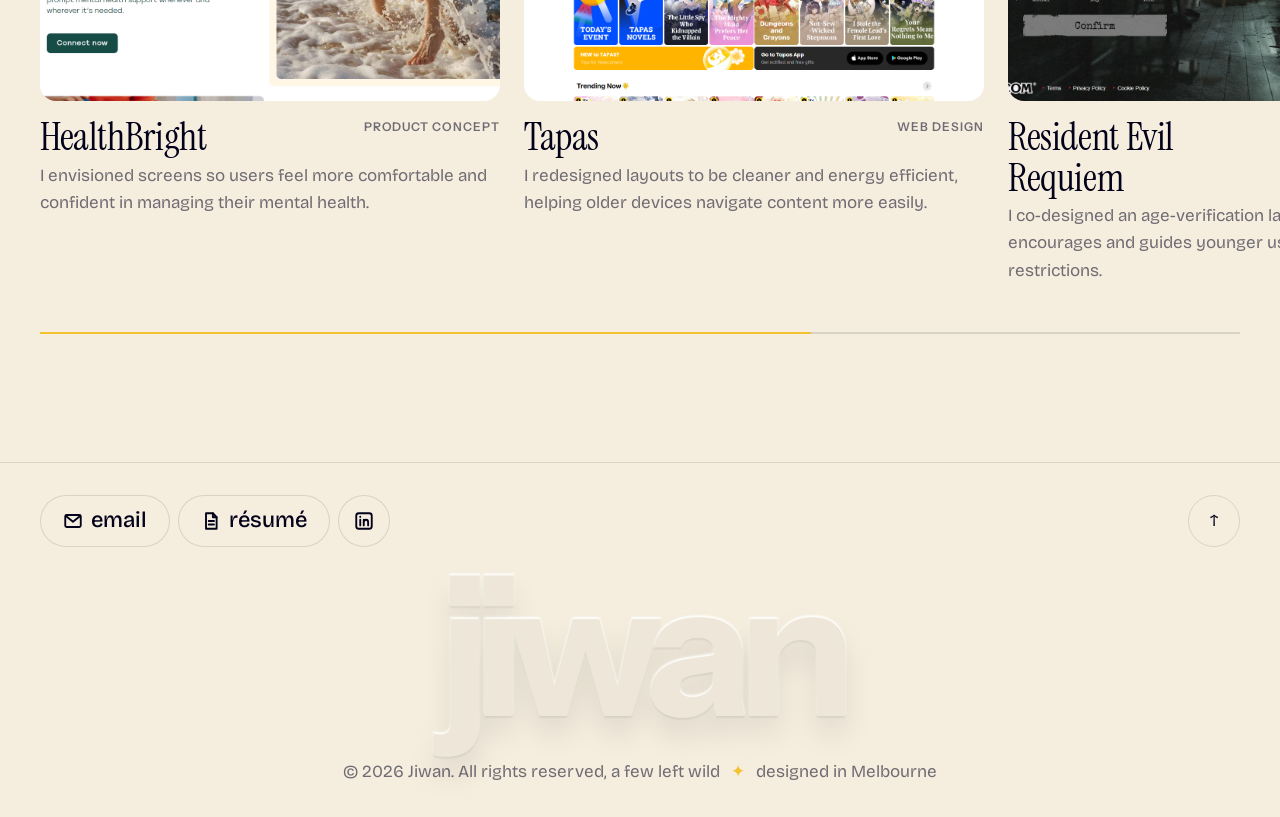
<file: someone-health.html>
<!doctype html>
<html lang="en">
<head>
  <meta charset="utf-8">
  <meta name="viewport" content="width=device-width, initial-scale=1">
  <title>Someone.health · Jiwan</title>
  <meta name="description" content="Case study: designing Someone.health's booking page so people can find and book mental health support without feeling overwhelmed.">
  <meta name="theme-color" content="#efe6d8" media="(prefers-color-scheme: light)">
  <meta name="theme-color" content="#1e0c0c" media="(prefers-color-scheme: dark)">
  <link rel="preconnect" href="https://fonts.googleapis.com">
  <link rel="preconnect" href="https://fonts.gstatic.com" crossorigin>
  <link href="https://fonts.googleapis.com/css2?family=Instrument+Sans:wght@400;500;600;700&family=Instrument+Serif:ital@0;1&family=Silkscreen&family=Bricolage+Grotesque:opsz,wght@12..96,400..700&display=swap" rel="stylesheet">
  <link rel="stylesheet" href="styles.css">
  <script>
    // Marks JS as on (for scroll reveals) and applies saved Settings
    // (motion, text size, contrast, cursor) before the page paints. If we
    // arrived through a page transition, cover the page in green so it can
    // slide away on load.
    (function () {
      var html = document.documentElement, prefs = {};
      html.classList.add('js');
      try { prefs = JSON.parse(localStorage.getItem('site-prefs')) || {}; } catch (e) {}
      if (prefs.theme && prefs.theme !== 'auto') html.setAttribute('data-theme', prefs.theme);
      if (prefs.motion) html.setAttribute('data-motion', prefs.motion);
      if (prefs.text && prefs.text !== 'default') html.setAttribute('data-text', prefs.text);
      if (prefs.contrast) html.setAttribute('data-contrast', 'high');
      if (prefs.cursor === false) html.setAttribute('data-cursor', 'off');
      var full = prefs.motion ? prefs.motion === 'full' : !matchMedia('(prefers-reduced-motion: reduce)').matches;
      try {
        var pt = sessionStorage.getItem('pt');
        sessionStorage.removeItem('pt');
        if (pt !== null && full) {
          html.classList.add('pt-enter');
          html.setAttribute('data-pt', pt);
        }
      } catch (e) {}
    })();
  </script>
</head>
<body>
  <!--
    PROJECT PAGE
    Sections: hero → cover → numbered "what I did" blocks, each followed
    by a picture grid → results → reflection → carousel of other work.

    Adding images: inside any .shot-media, replace the .shot-placeholder
    span with <img src="images/your-file.jpg" alt="What it shows">.
    Picture grid sizes: shot--full, shot--two-thirds + shot--third,
    shot--half + shot--half, or three shot--third. See styles.css §7.
  -->

  <!-- ============================ HEADER ============================
       Same on every page; only aria-current (the green pill) moves. -->
  <header class="site-header site-header--over" data-over>
    <div class="wrap">
      <a href="index.html" class="logo" aria-label="Jiwan, home" data-pt="hello">
        <span class="logo-dot"></span>Jiwan
      </a>
      <span class="label header-time" data-clock data-tz="Australia/Melbourne">Melbourne</span>
      <nav aria-label="Main">
        <ul class="nav">
          <li><a href="index.html" aria-current="page" data-pt="work"><svg viewBox="0 0 16 16" aria-hidden="true"><path d="M8 14V7M8 7C8 4.2 6.2 2.5 2.5 2.5 2.5 5.5 4.6 7 8 7ZM8 9.5c0-2.6 2-4.6 5.5-4.6 0 2.8-2 4.6-5.5 4.6Z"/></svg><span class="nav-label">work</span></a></li>
          <li><a href="play.html" data-pt="play"><svg viewBox="0 0 16 16" aria-hidden="true"><circle cx="8" cy="8" r="6"/><path d="M2.3 6.5c3.4 1.2 8 1.2 11.4 0M8 2c-2.2 2.6-2.2 9.4 0 12M8 2c2.2 2.6 2.2 9.4 0 12"/></svg><span class="nav-label">play</span></a></li>
          <li><a href="about.html" data-pt="about"><svg viewBox="0 0 16 16" aria-hidden="true"><circle cx="8" cy="4.8" r="2.6"/><path d="M3 14c0-3 2.2-5.2 5-5.2s5 2.2 5 5.2"/></svg><span class="nav-label">about</span></a></li>
          <li><button type="button" class="nav-settings" data-settings aria-haspopup="dialog" aria-expanded="false" aria-label="Settings"><svg viewBox="0 0 16 16" aria-hidden="true"><path d="M2 4.5h7.5M13 4.5h1M2 11.5h1.5M7 11.5h7"/><circle class="knob-a" cx="11.2" cy="4.5" r="1.7"/><circle class="knob-b" cx="5.3" cy="11.5" r="1.7"/></svg><span class="nav-label">settings</span></button></li>
        </ul>
      </nav>
    </div>
  </header>

  <main>
    <!-- ============================= HERO ============================
         Green gradient band. Title = upright word + italic word.
         The kicker line lists type of work, domain, length and status. -->
    <section class="cs-hero" data-dark data-glow>
      <div class="wrap">
        <a href="index.html#work" class="back"><span class="arrow">←</span> All work</a>
        <h1 class="cs-title"><span data-split>Someone.health's</span> <em data-split>booking page</em></h1>
        <p class="cs-kicker"><span>Web Design</span><span>Visual Design</span><span>Interaction Design</span></p>
      </div>
    </section>

    <div class="wrap cs-cover-wrap" data-reveal>
      <figure class="shot cs-cover" data-lightbox data-cursor="Zoom">
        <div class="shot-media"><img src="pictures/SomeoneHealthCombined.png" alt="Someone.health"></div>
      </figure>
    </div>

    <section class="wrap cs-intro">
      <p class="cs-lead" data-reveal>Someone.health’s booking page simplifies finding and scheduling online psychology consultations with professional mental health support.</p>
      <dl class="cs-meta" data-reveal>
        <div><dt class="label">Role</dt><dd>Web Designer</dd></div>
        <div><dt class="label">Team</dt><dd>CEO ∙ 1 Product Manager ∙ 1 Front-end Dev</dd></div>
        <div><dt class="label">Timeline</dt><dd>8 weeks ∙ 2025</dd></div>
        <div><dt class="label">Scope</dt><dd>UX/UI ∙ UX Research ∙ Design System ∙ Software Developmment</dd></div>
      </dl>
    </section>

    <!-- =========================== OVERVIEW ========================== -->
    <section class="cs-section wrap">
      <div class="cs-block">
        <div class="cs-block-head" data-reveal><span class="label">01</span><h2>Overview <em>of the problem</em></h2></div>
        <div class="cs-block-body" data-reveal style="--delay: 1">
          <p>Users found booking mental health appointments overwhelming due to complicated navigation, and limited clarity, creating a need for a simple, accessible, and reassuring booking experience.</p>
        </div>
      </div>
    </section>

    <!-- =========================== RESEARCH ========================== -->
    <section class="cs-section wrap">
      <div class="cs-block">
        <div class="cs-block-head" data-reveal><span class="label">02</span><h2>Context</h2></div>
        <div class="cs-block-body" data-reveal style="--delay: 1">
          <p>Someone.health is an Australian online psychology service that connects individuals with registered psychologists through</p>
          <ul class="did-list">
            <li>video consultations</li>
            <li>accessible mental health support</li>
            <li> help with anxiety, stress, depression and other life challenges</li>
            <li>available medicare bulk-billing options</li>
          </ul>
        </div>
      </div>

      <div class="gallery">
        <figure class="shot shot--two-thirds" data-lightbox data-cursor="Zoom" data-reveal>
          <div class="shot-media"><img src="pictures/SomeoneHealthBefore.png" alt="Previous iteration of the Someone.health interface"></div>
          <figcaption>The original interface of Someone.health.</figcaption>
        </figure>
  
      </div>
    </section>

    <!-- ============================ DESIGN =========================== -->
    <section class="cs-section wrap">
      <div class="cs-block">
        <div class="cs-block-head" data-reveal><span class="label">03</span><h2>Goals</h2></div>
        <div class="cs-block-body" data-reveal style="--delay: 1">
          <p>To create a seamless, accessible, and reassuring appointment booking experience that reduces barriers to mental health support while helping users confidently navigate the process.</p>
          <ul class="did-list">
            <li>Simplify navigation: Organise information into clear, intuitive steps.</li>
            <li>Enhance accessibility: Apply inclusive design principles and readable layouts.</li>
            <li>Build trust: Use a calm, reassuring visual hierarchy to reduce user anxiety.</li>
            <li>Streamline booking: Minimise unnecessary steps when selecting psychologists and scheduling consultations.</li>
          </ul>
        </div>
      </div>

      <div class="gallery">
        <figure class="shot shot--full" data-lightbox data-cursor="Zoom" data-reveal>
          <div class="shot-media"><img src="pictures/SomeoneHealthWireframesCombined.png" alt="First iteration design of the Someone.health interface"></div>
          <figcaption>The first iteration designs of Someone.health's desktop wireframes.</figcaption>
        </figure>
        <figure class="shot shot--full" data-lightbox data-cursor="Zoom" data-reveal>
          <div class="shot-media"><img src="pictures/SomeoneHealthMobileWireframesCombined.png" alt="First iteration design of the Someone.health interface"></div>
          <figcaption>The first iteration designs of Someone.health's mobile wireframes.</figcaption>
        </figure>
      </div>

      <blockquote class="cs-quote" data-reveal>
        I redesigned Someone.health’s appointment booking page to create a more intuitive, accessible, and reassuring experience for users seeking mental health support. This is done by improving information hierarchy, simplifying navigation, and presenting appointment details clearly.
      </blockquote>
    </section>

    <!-- ======================== TEST + SHIP ========================== -->
    <section class="cs-section wrap">
      <div class="cs-block">
        <div class="cs-block-head" data-reveal><span class="label">04</span><h2>Process &amp; key insights</h2></div>
        <div class="cs-block-body" data-reveal style="--delay: 1">
          <p>I followed a user-centred design approach (interviews, 5-second tests, online surveys & forums) to evaluate and design Someone.health’s appointment booking page, focusing on simplifying the user journey, improving information hierarchy, and making the booking process more accessible and reassuring for individuals seeking mental health support while adhering to WCAG accessibility laws and guidelines.</p>
                    <ul class="did-list">
            <li>Clarity reduces cognitive load: Clear layouts and step-by-step navigation help users make decisions without feeling overwhelmed.</li>
            <li>Accessibility builds inclusion: Readable typography, sufficient contrast, and intuitive interactions support users with diverse needs.</li>
            <li>Trust encourages engagement: A calm, transparent interface helps users feel more comfortable navigating sensitive healthcare services.</li>
          </ul>
        </div>
      </div>
      <div class="gallery">
        <figure class="shot shot--two-thirds" data-lightbox data-cursor="Zoom" data-reveal>
          <div class="shot-media"><img src="pictures/SomeoneHealthJourney.png" alt="Previous iteration of the Someone.health interface"></div>
          <figcaption>The user journey map developed with the team for the main interface to improve the booking experience.</figcaption>
        </figure>
      </div>
      <div class="gallery">
        <figure class="shot shot--two-thirds" data-lightbox data-cursor="Zoom" data-reveal>
          <div class="shot-media"><img src="pictures/SomeHealthMobile.png" alt="Previous iteration of the Someone.health interface"></div>
          <figcaption>The final mobile interfaces designed and coded after mock-up prototypes.</figcaption>
        </figure>
      </div>
      <div class="gallery">
        <figure class="shot shot--two-thirds" data-lightbox data-cursor="Zoom" data-reveal>
          <div class="shot-media"><img src="pictures/SomeHealthDesktop.png" alt="Previous iteration of the Someone.health interface"></div>
          <figcaption>The final desktop interfaces designed and coded after mock-up prototypes.</figcaption>
        </figure>
      </div>
    </section>

    <!-- =========================== RESULTS =========================== -->
    <section class="cs-section wrap">
      <div class="cs-block">
        <div class="cs-block-head" data-reveal><span class="label">05</span><h2>Results <em>of what changed</em></h2></div>
        <div class="cs-block-body" data-reveal style="--delay: 1">
          <p>Six months after launch & final designs:</p>
          <div class="stats">
            <div class="stat"><strong data-count="34" data-prefix="−" data-suffix="%">−34%</strong><span>Search drop-off</span></div>
            <div class="stat"><strong data-count="2.1" data-suffix="×">2.1×</strong><span>Psychological consultations</span></div>
          </div>
        </div>
      </div>
      <div class="gallery">
        <figure class="shot shot--two-thirds" data-lightbox data-cursor="Zoom" data-reveal>
          <div class="shot-media"><img src="pictures/SomeoneHealthScroll.gif" alt="Previous iteration of the Someone.health interface"></div>
          <figcaption>Animated transitions added, enhancing the user experience after feedback and asking the team their preferences. It isn't too heavy to cause visual discomfort, but still interesting enough to be engaging.</figcaption>
        </figure>
      </div>
    </section>

    <!-- ========================= REFLECTION ========================== -->
    <section class="cs-section wrap">
      <div class="cs-block">
        <div class="cs-block-head" data-reveal><span class="label">06</span><h2>Reflection of <em>what I learned</em></h2></div>
        <div class="cs-block-body" data-reveal style="--delay: 1">
          <p>I learnt, through this experience, that designing a healthcare booking page requires more than usability; it also requires empathy. Users seeking mental health support may already feel overwhelmed, so clear instructions, reassuring language, and predictable interactions can help make the process feel less intimidating.</p>
        </div>
      </div>
    </section>

    <!-- ======================= MORE PROJECTS =========================
         Carousel of the other projects. Drag, scroll or use the arrows. -->
    <section class="more" data-carousel aria-label="More projects">
      <div class="wrap carousel-head">
        <h2 class="section-title">More <em>work</em></h2>
        <div class="carousel-btns">
          <button class="carousel-btn" data-carousel-prev aria-label="Previous projects">←</button>
          <button class="carousel-btn" data-carousel-next aria-label="Next projects">→</button>
        </div>
      </div>
      <div class="carousel-track" data-cursor="Drag" tabindex="0">
        <a href="healthbright.html" class="card" data-cursor="View">
          <div class="card-media"><img src="pictures/HealthBrightCover.png" alt="The final design of the HealthBright interface"></div>
          <div class="card-info"><h3 class="card-title">HealthBright</h3><span class="label">Product concept</span><p class="card-desc">I envisioned screens so users feel more comfortable and confident in managing their mental health.</p></div>
        </a>
        <a href="tapas.html" class="card" data-cursor="View">
          <div class="card-media"><img src="pictures/TapasCover.png" alt="The final design of the Tapas interface"></div>
          <div class="card-info"><h3 class="card-title">Tapas</h3><span class="label">Web design</span><p class="card-desc">I redesigned layouts to be cleaner and energy efficient, helping older devices navigate content more easily.</p></div>
        </a>
        <a href="resident-evil-requiem.html" class="card" data-cursor="View">
          <div class="card-media"><img src="pictures/ResidentEvilCover.png" alt="The final design of the Resident Evil Requiem interface"></div>
          <div class="card-info"><h3 class="card-title">Resident Evil Requiem</h3><span class="label">Content moderation</span><p class="card-desc">I co-designed an age-verification landing page that encourages and guides younger users through content restrictions.</p></div>
        </a>
        <a href="index.html#work" class="card card--all" data-cursor="All">
          <div class="card-media"><span>All work →</span></div>
          <div class="card-info"><h3 class="card-title">Back to everything</h3></div>
        </a>
      </div>
      <div class="wrap"><div class="carousel-progress"><span></span></div></div>
    </section>
  </main>

  <!-- ============================ FOOTER ============================
       Footnote: contact pills, a giant soft wordmark that goes liquid
       when you move across it, and the small print. Edit the links,
       wordmark text and note below. -->
  <footer class="site-footer">
    <div class="wrap">
      <div class="footer-top">
        <ul class="footer-pills">
          <li><a class="pill" href="mailto:you@example.com" data-copy="you@example.com"><svg viewBox="0 0 16 16" aria-hidden="true"><rect x="1.8" y="3.2" width="12.4" height="9.6" rx="1.2"/><path d="m2.3 4 5.7 4.6L13.7 4"/></svg>email</a></li>
          <li><a class="pill" href="https://drive.google.com/file/d/1qr-jmRHgt_7LpJ1WC5ZYzhcqTOSqBbp3/view?usp=sharing" target="_blank" rel="noopener"><svg viewBox="0 0 16 16" aria-hidden="true"><path d="M4 1.8h5.5L12.5 5v9.2H4Z"/><path d="M9.5 1.8V5h3M6.2 8h4.2M6.2 10.8h4.2"/></svg>résumé</a></li>
          <li><a class="pill pill--icon" href="https://www.linkedin.com/in/jacqueline-iwanto-011028278/" target="_blank" rel="noopener" aria-label="LinkedIn"><svg viewBox="0 0 16 16" aria-hidden="true"><rect x="1.8" y="1.8" width="12.4" height="12.4" rx="2"/><path d="M5 7v4.5M5 4.6v.1M7.8 11.5V7m0 2c0-1.2.8-2 1.9-2s1.6.8 1.6 2v2.5"/></svg></a></li>
        </ul>
        <a href="#" class="to-top" aria-label="Back to top">↑</a>
      </div>
      <p class="wordmark" data-liquid aria-hidden="true">jiwan</p>
      <p class="footer-note">© <span data-year></span> Jiwan. All rights reserved, a few left wild <span class="spark">✦</span> designed in Melbourne</p>
    </div>
    <svg class="liquid-defs" width="0" height="0" aria-hidden="true" focusable="false">
      <filter id="liquid" x="-10%" y="-20%" width="120%" height="140%">
        <feTurbulence type="fractalNoise" baseFrequency="0.008 0.016" numOctaves="2" seed="4" result="noise"/>
        <feDisplacementMap in="SourceGraphic" in2="noise" scale="0" xChannelSelector="R" yChannelSelector="G"/>
      </filter>
    </svg>
  </footer>

  <script src="script.js" defer></script>
</body>
</html>
</file>
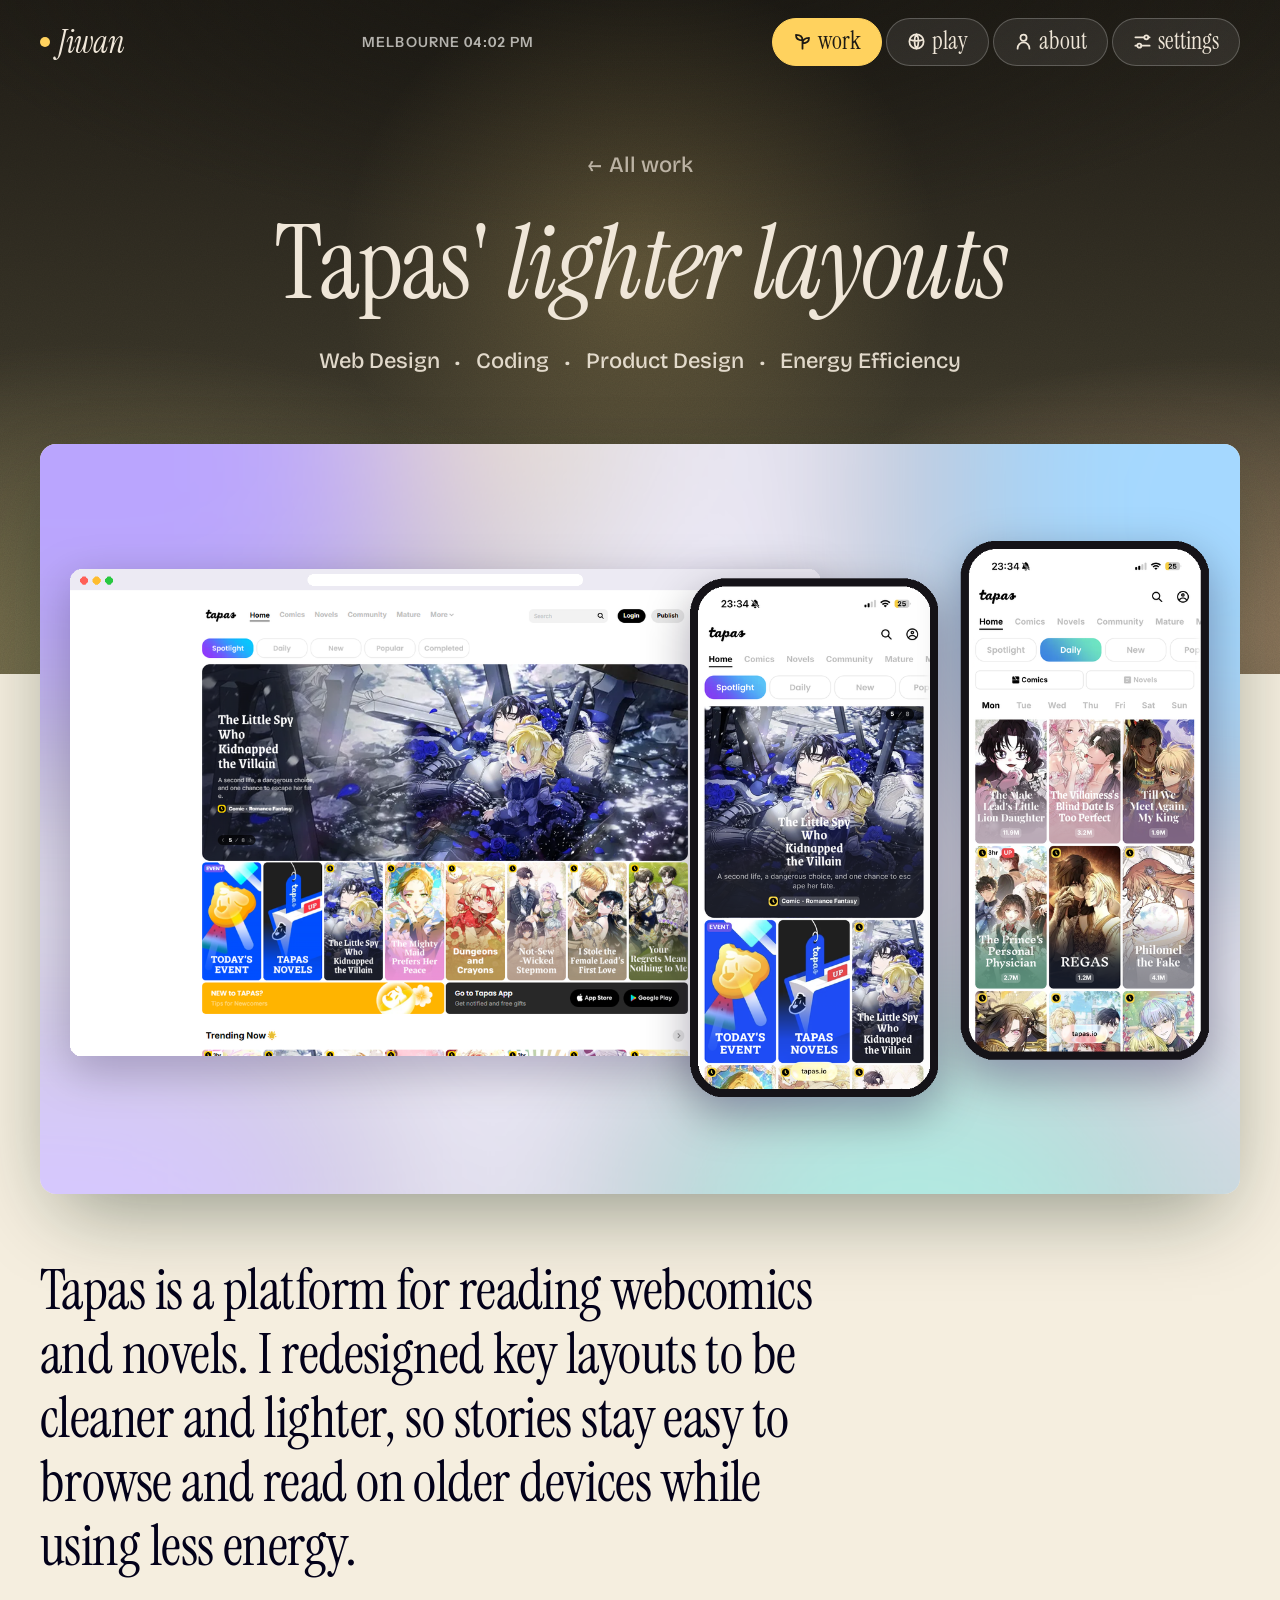
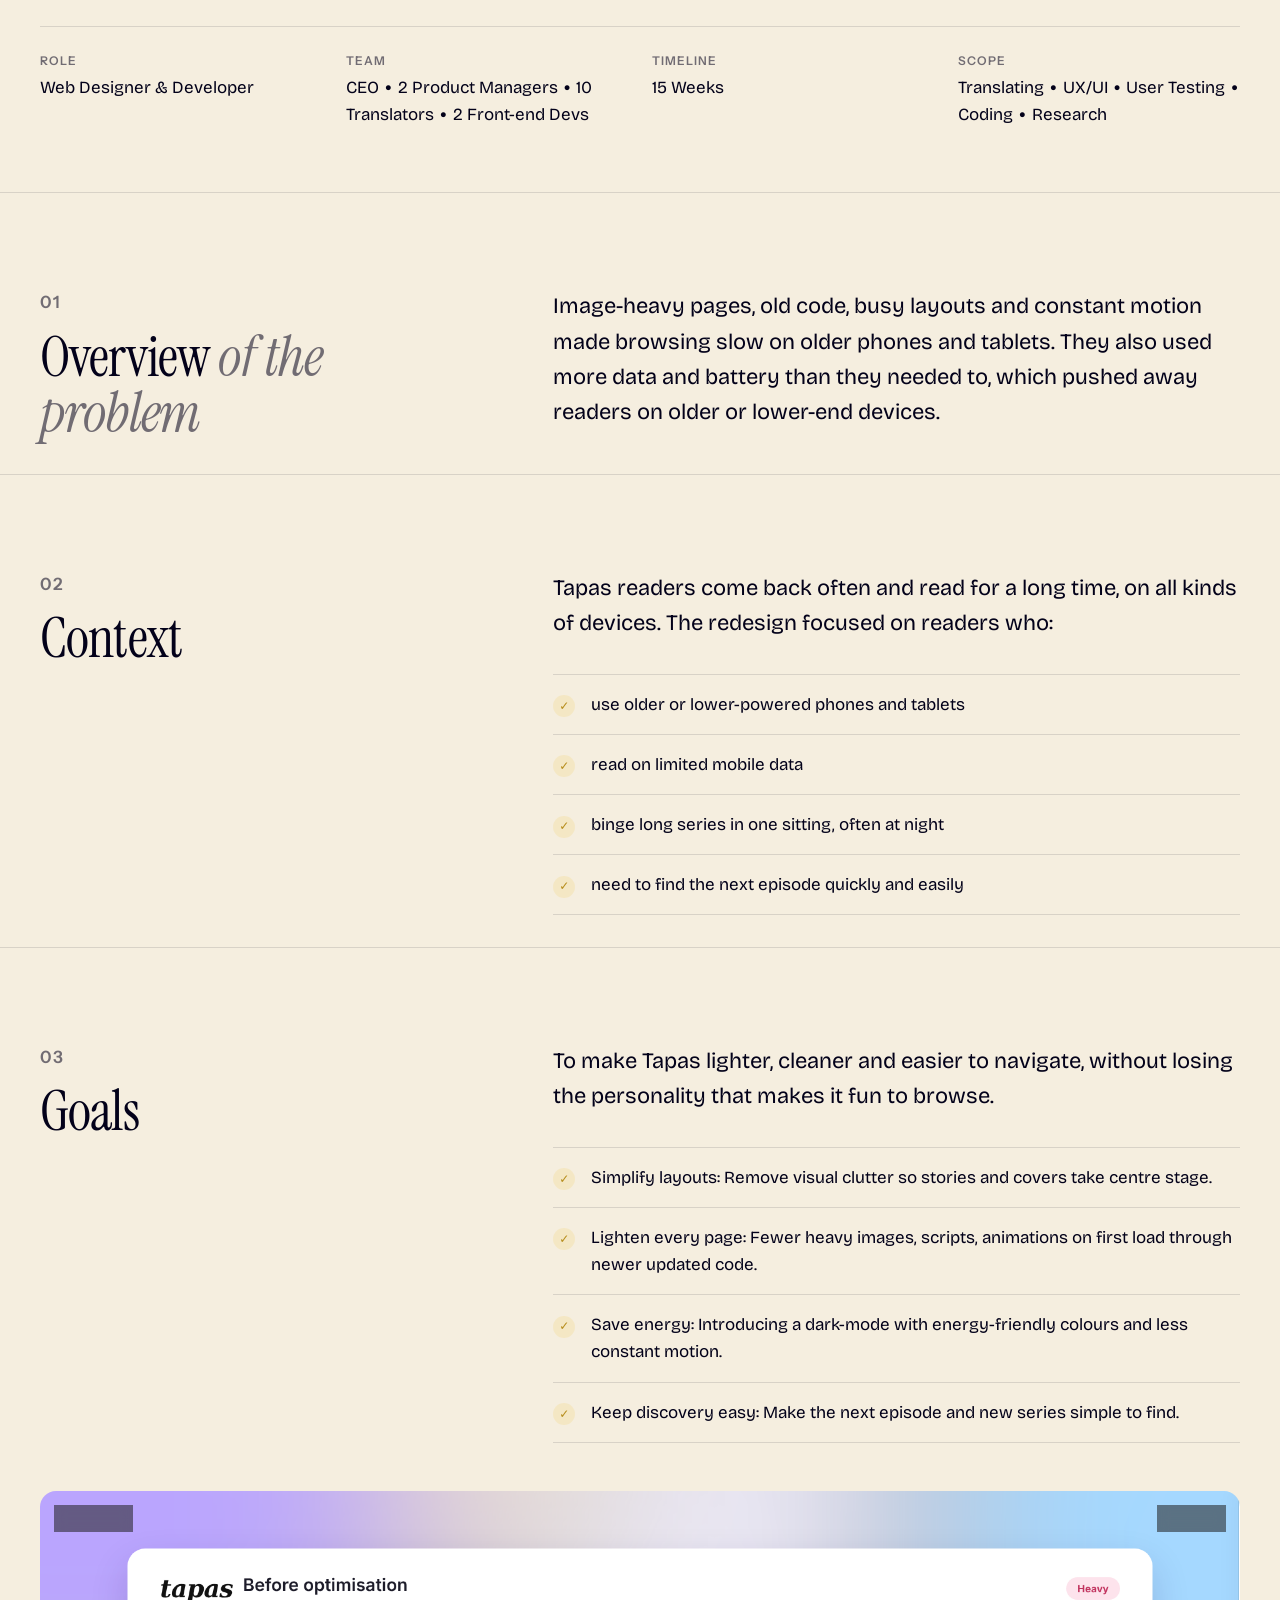
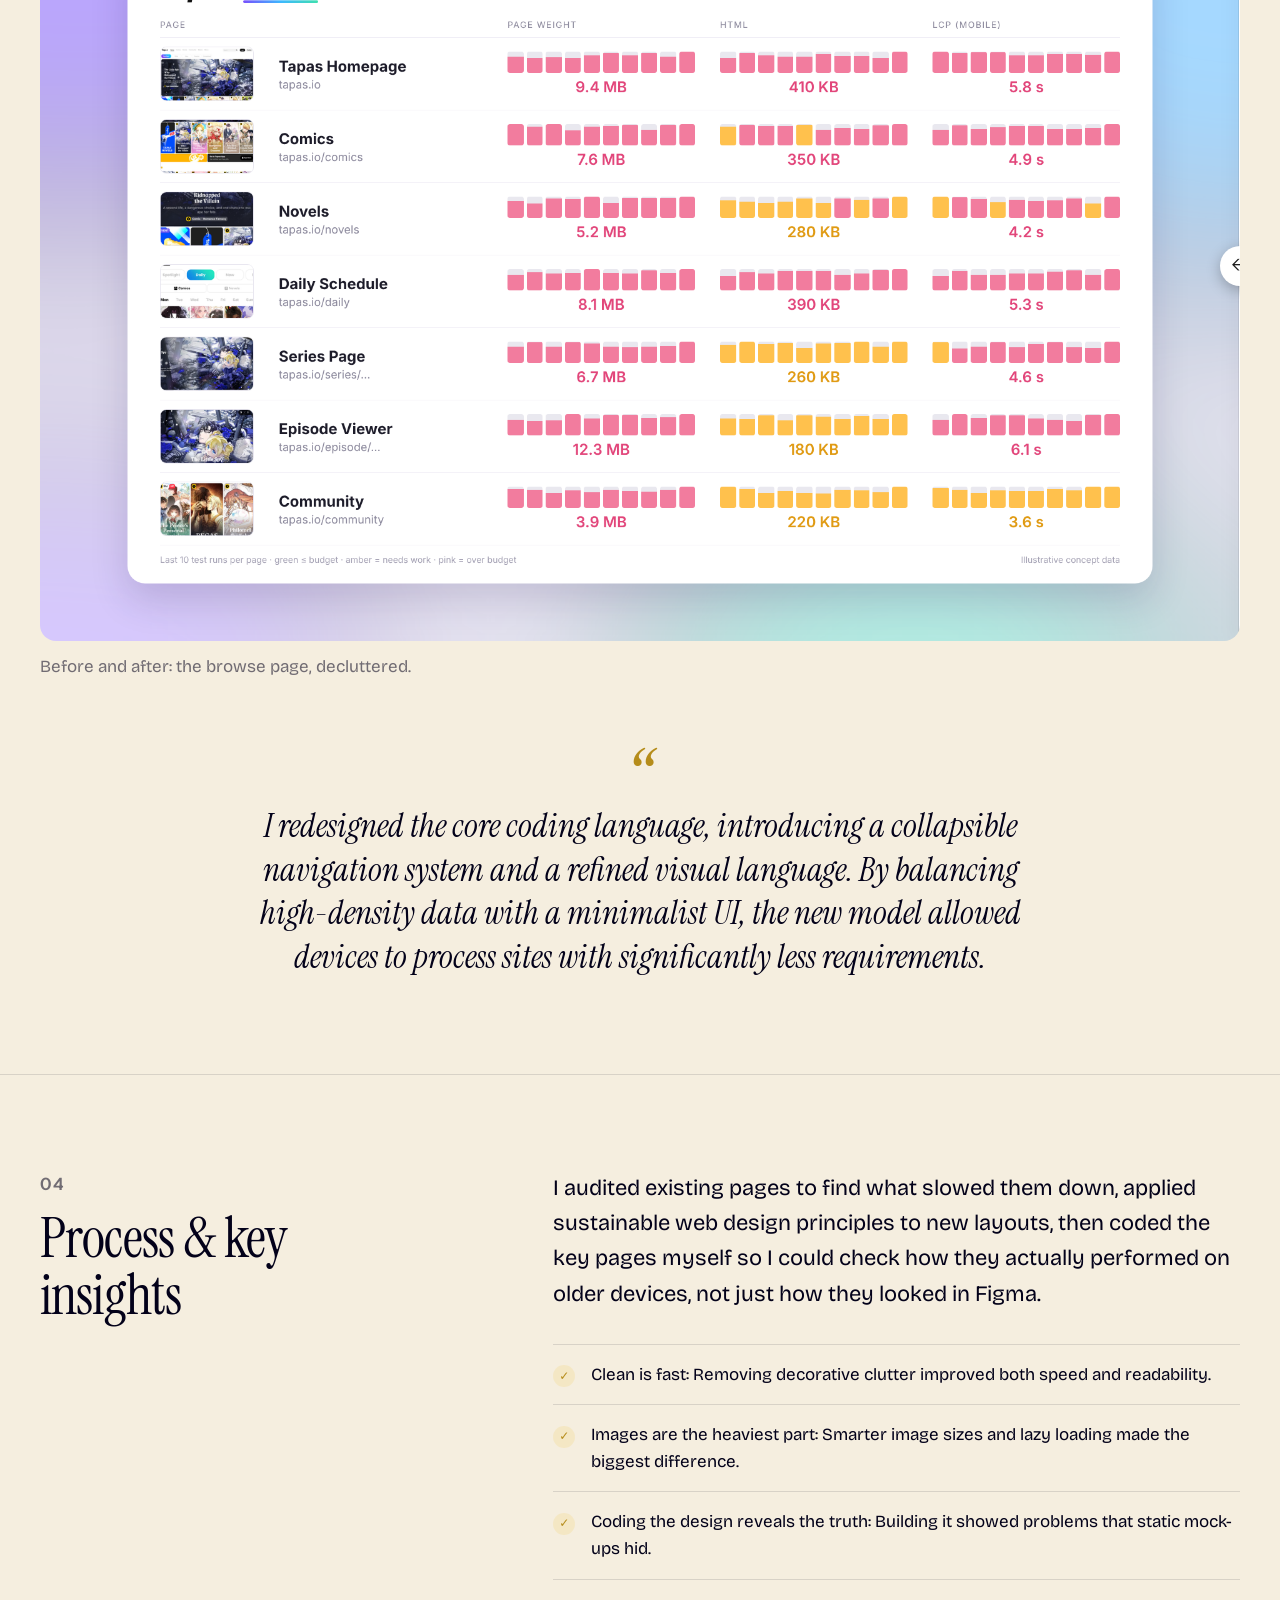
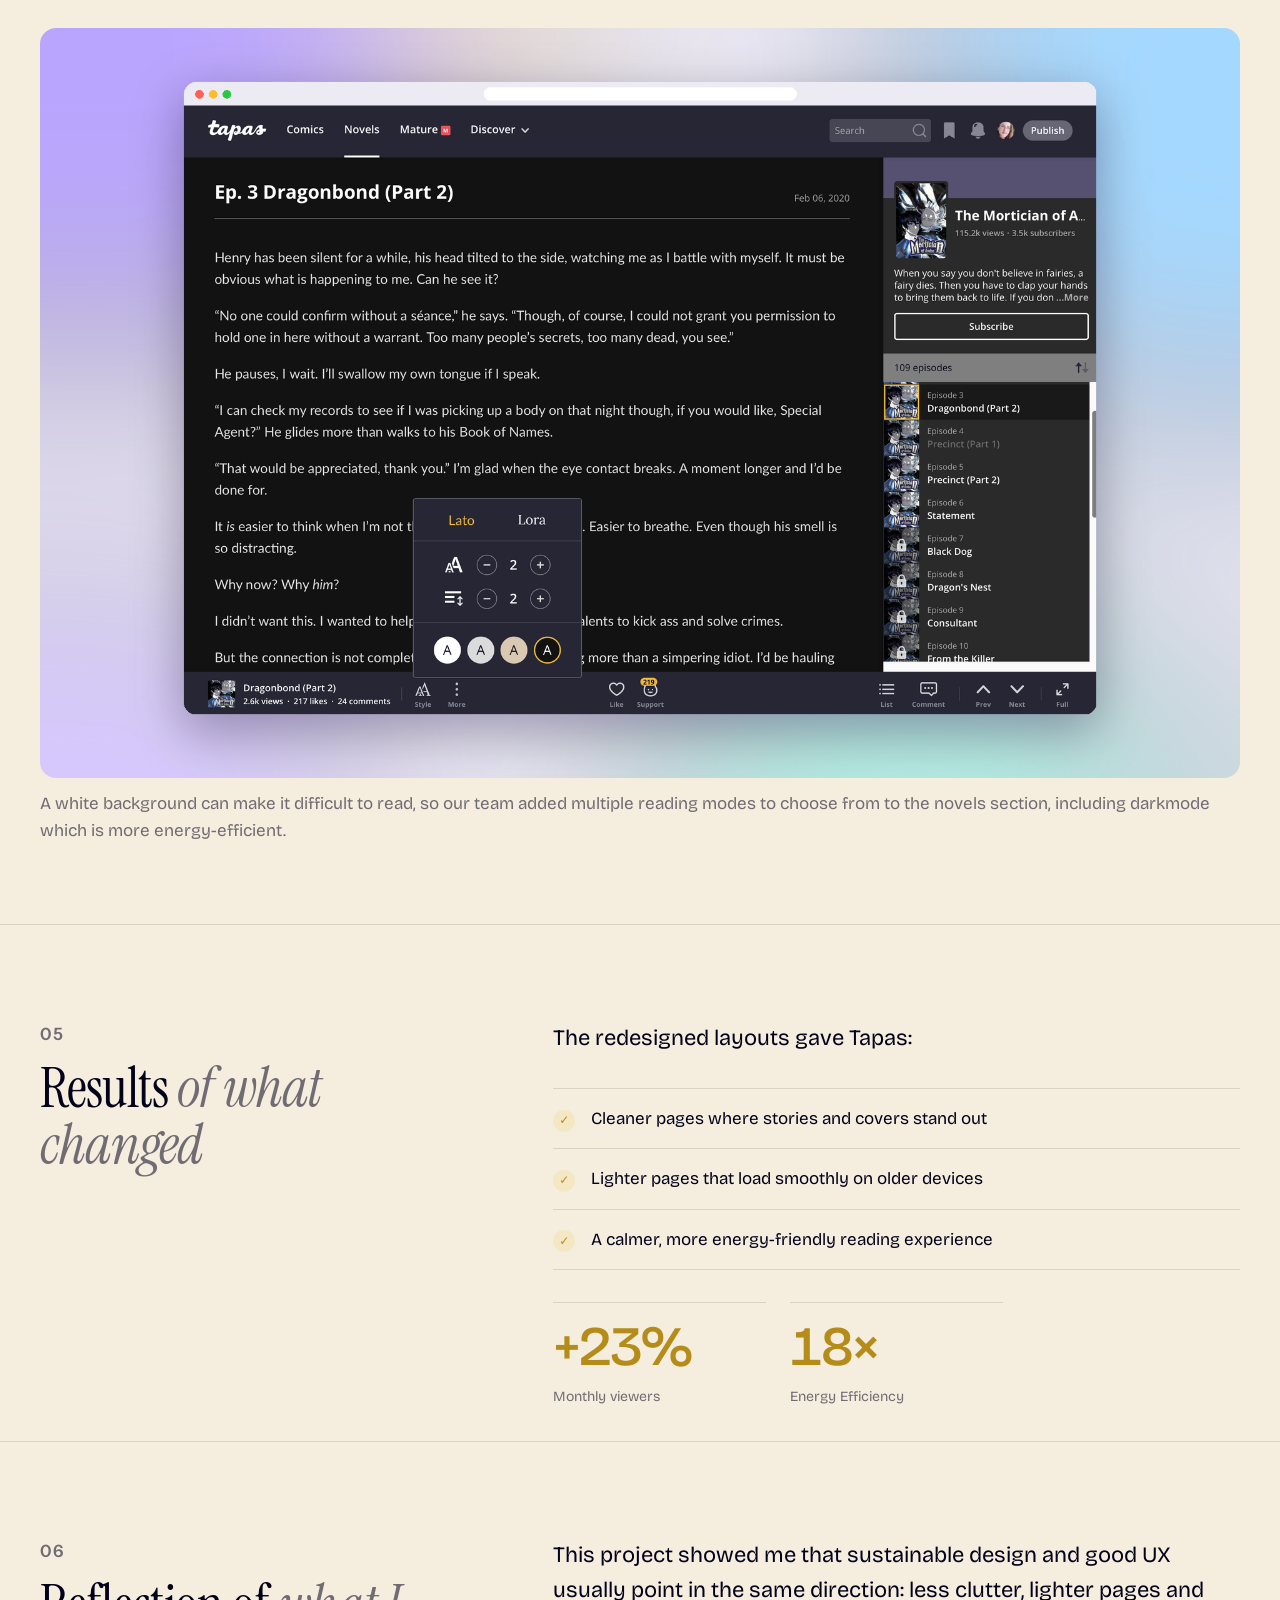
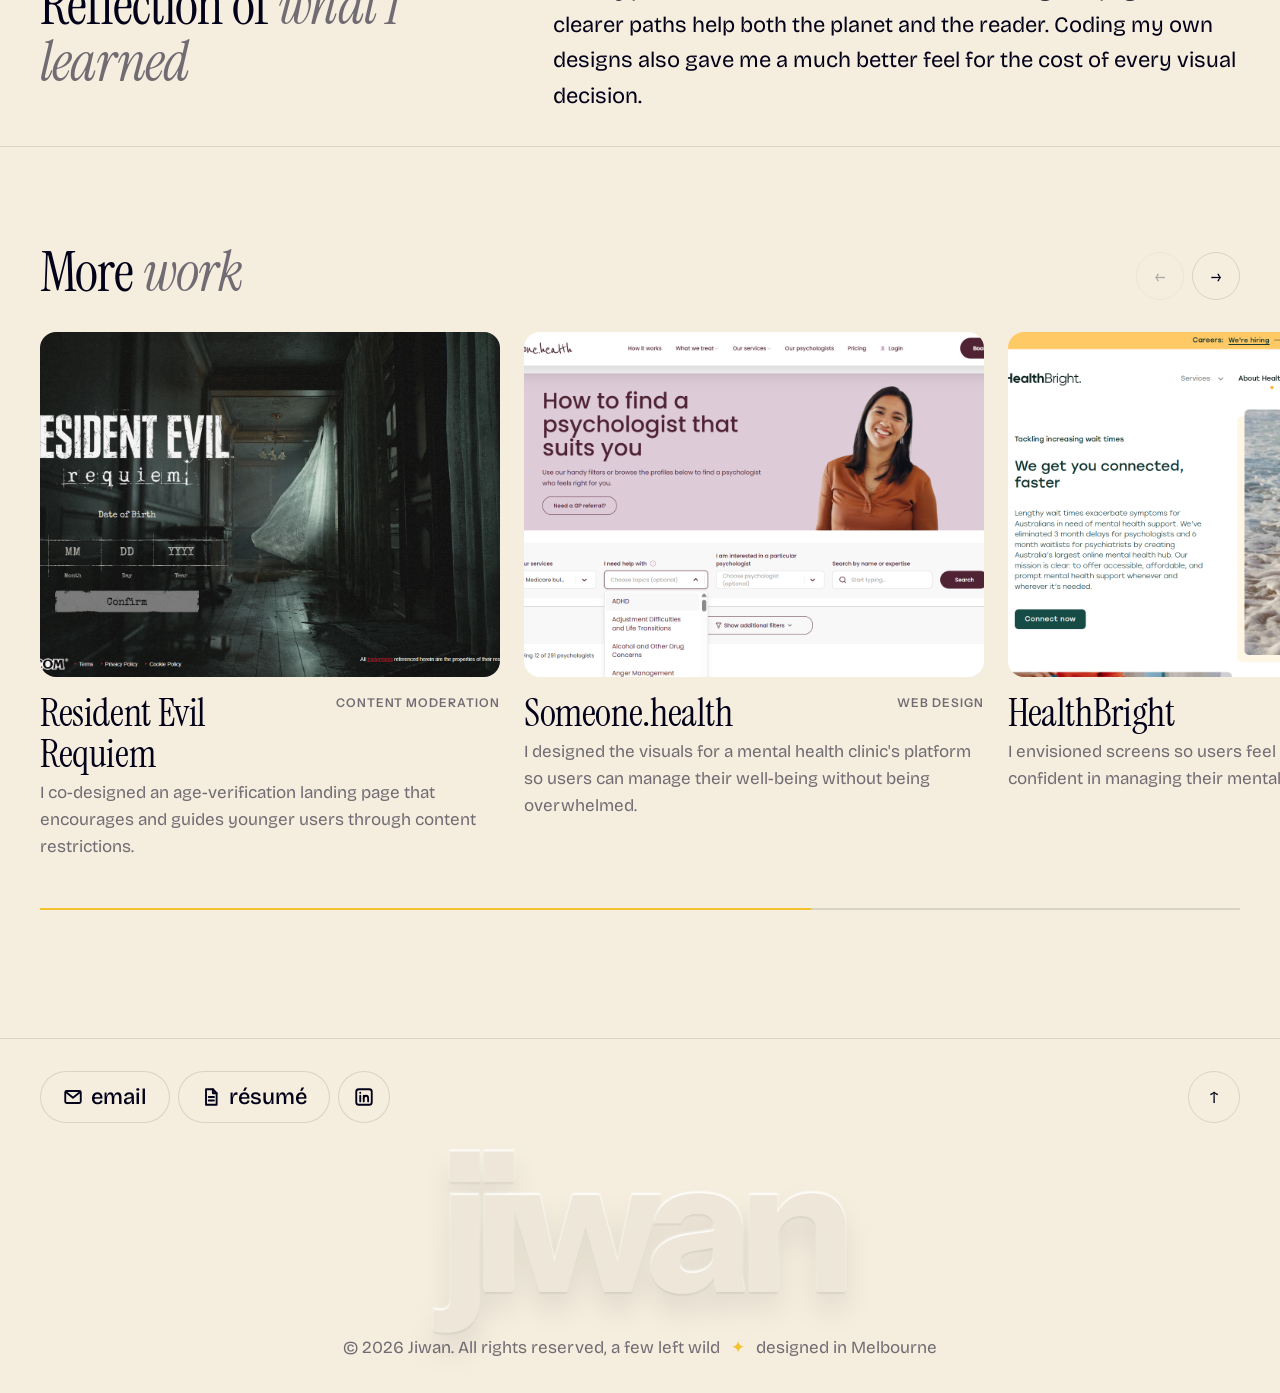
<file: tapas.html>
<!doctype html>
<html lang="en">
<head>
  <meta charset="utf-8">
  <meta name="viewport" content="width=device-width, initial-scale=1">
  <title>Tapas · Jiwan</title>
  <meta name="description" content="Case study: redesigning Tapas layouts to be cleaner and more energy efficient, so older devices can navigate content more easily.">
  <meta name="theme-color" content="#efe6d8" media="(prefers-color-scheme: light)">
  <meta name="theme-color" content="#1e0c0c" media="(prefers-color-scheme: dark)">
  <link rel="preconnect" href="https://fonts.googleapis.com">
  <link rel="preconnect" href="https://fonts.gstatic.com" crossorigin>
  <link href="https://fonts.googleapis.com/css2?family=Instrument+Sans:wght@400;500;600;700&family=Instrument+Serif:ital@0;1&family=Silkscreen&family=Bricolage+Grotesque:opsz,wght@12..96,400..700&display=swap" rel="stylesheet">
  <link rel="stylesheet" href="styles.css">
  <script>
    // Marks JS as on (for scroll reveals) and applies saved Settings
    // (motion, text size, contrast, cursor) before the page paints. If we
    // arrived through a page transition, cover the page in green so it can
    // slide away on load.
    (function () {
      var html = document.documentElement, prefs = {};
      html.classList.add('js');
      try { prefs = JSON.parse(localStorage.getItem('site-prefs')) || {}; } catch (e) {}
      if (prefs.theme && prefs.theme !== 'auto') html.setAttribute('data-theme', prefs.theme);
      if (prefs.motion) html.setAttribute('data-motion', prefs.motion);
      if (prefs.text && prefs.text !== 'default') html.setAttribute('data-text', prefs.text);
      if (prefs.contrast) html.setAttribute('data-contrast', 'high');
      if (prefs.cursor === false) html.setAttribute('data-cursor', 'off');
      var full = prefs.motion ? prefs.motion === 'full' : !matchMedia('(prefers-reduced-motion: reduce)').matches;
      try {
        var pt = sessionStorage.getItem('pt');
        sessionStorage.removeItem('pt');
        if (pt !== null && full) {
          html.classList.add('pt-enter');
          html.setAttribute('data-pt', pt);
        }
      } catch (e) {}
    })();
  </script>
</head>
<body>
  <!--
    PROJECT PAGE (same structure as someone-health.html)
    Sections: hero → cover → intro + details → numbered blocks with
    picture grids → results → reflection → carousel of other work.

    Adding images: inside any .shot-media, replace the .shot-placeholder
    span with <img src="images/your-file.jpg" alt="What it shows">.
    Anything marked TBC is a detail to fill in.
  -->

  <!-- ============================ HEADER ============================
       Same on every page; only aria-current (the green pill) moves. -->
  <header class="site-header site-header--over" data-over>
    <div class="wrap">
      <a href="index.html" class="logo" aria-label="Jiwan, home" data-pt="hello">
        <span class="logo-dot"></span>Jiwan
      </a>
      <span class="label header-time" data-clock data-tz="Australia/Melbourne">Melbourne</span>
      <nav aria-label="Main">
        <ul class="nav">
          <li><a href="index.html" aria-current="page" data-pt="work"><svg viewBox="0 0 16 16" aria-hidden="true"><path d="M8 14V7M8 7C8 4.2 6.2 2.5 2.5 2.5 2.5 5.5 4.6 7 8 7ZM8 9.5c0-2.6 2-4.6 5.5-4.6 0 2.8-2 4.6-5.5 4.6Z"/></svg><span class="nav-label">work</span></a></li>
          <li><a href="play.html" data-pt="play"><svg viewBox="0 0 16 16" aria-hidden="true"><circle cx="8" cy="8" r="6"/><path d="M2.3 6.5c3.4 1.2 8 1.2 11.4 0M8 2c-2.2 2.6-2.2 9.4 0 12M8 2c2.2 2.6 2.2 9.4 0 12"/></svg><span class="nav-label">play</span></a></li>
          <li><a href="about.html" data-pt="about"><svg viewBox="0 0 16 16" aria-hidden="true"><circle cx="8" cy="4.8" r="2.6"/><path d="M3 14c0-3 2.2-5.2 5-5.2s5 2.2 5 5.2"/></svg><span class="nav-label">about</span></a></li>
          <li><button type="button" class="nav-settings" data-settings aria-haspopup="dialog" aria-expanded="false" aria-label="Settings"><svg viewBox="0 0 16 16" aria-hidden="true"><path d="M2 4.5h7.5M13 4.5h1M2 11.5h1.5M7 11.5h7"/><circle class="knob-a" cx="11.2" cy="4.5" r="1.7"/><circle class="knob-b" cx="5.3" cy="11.5" r="1.7"/></svg><span class="nav-label">settings</span></button></li>
        </ul>
      </nav>
    </div>
  </header>

  <main>
    <!-- ============================= HERO ============================ -->
    <section class="cs-hero" data-dark data-glow>
      <div class="wrap">
        <a href="index.html#work" class="back"><span class="arrow">←</span> All work</a>
        <h1 class="cs-title"><span data-split>Tapas'</span> <em data-split>lighter layouts</em></h1>
        <p class="cs-kicker"><span>Web Design</span><span>Coding</span><span>Product Design</span><span>Energy Efficiency</span></p>
      </div>
    </section>

    <div class="wrap cs-cover-wrap" data-reveal>
      <figure class="shot cs-cover" data-lightbox data-cursor="Zoom">
        <div class="shot-media"><img src="pictures/TapasCombined.png" alt="What it shows"></div>
      </figure>
    </div>

    <section class="wrap cs-intro">
      <p class="cs-lead" data-reveal>Tapas is a platform for reading webcomics and novels. I redesigned key layouts to be cleaner and lighter, so stories stay easy to browse and read on older devices while using less energy.</p>
      <dl class="cs-meta" data-reveal>
        <div><dt class="label">Role</dt><dd>Web Designer &amp; Developer</dd></div>
        <div><dt class="label">Team</dt><dd>CEO ∙ 2 Product Managers ∙ 10 Translators ∙ 2 Front-end Devs </dd></div>
        <div><dt class="label">Timeline</dt><dd>15 Weeks</dd></div>
        <div><dt class="label">Scope</dt><dd>Translating ∙ UX/UI ∙ User Testing ∙ Coding ∙ Research</dd></div>
      </dl>
    </section>

    <!-- =========================== OVERVIEW ========================== -->
    <section class="cs-section wrap">
      <div class="cs-block">
        <div class="cs-block-head" data-reveal><span class="label">01</span><h2>Overview <em>of the problem</em></h2></div>
        <div class="cs-block-body" data-reveal style="--delay: 1">
          <p>Image-heavy pages, old code, busy layouts and constant motion made browsing slow on older phones and tablets. They also used more data and battery than they needed to, which pushed away readers on older or lower-end devices.</p>
        </div>
      </div>
    </section>

    <!-- =========================== CONTEXT =========================== -->
    <section class="cs-section wrap">
      <div class="cs-block">
        <div class="cs-block-head" data-reveal><span class="label">02</span><h2>Context</h2></div>
        <div class="cs-block-body" data-reveal style="--delay: 1">
          <p>Tapas readers come back often and read for a long time, on all kinds of devices. The redesign focused on readers who:</p>
          <ul class="did-list">
            <li>use older or lower-powered phones and tablets</li>
            <li>read on limited mobile data</li>
            <li>binge long series in one sitting, often at night</li>
            <li>need to find the next episode quickly and easily</li>
          </ul>
        </div>
      </div>
    </section>

    <!-- ============================ GOALS ============================ -->
    <section class="cs-section wrap">
      <div class="cs-block">
        <div class="cs-block-head" data-reveal><span class="label">03</span><h2>Goals</h2></div>
        <div class="cs-block-body" data-reveal style="--delay: 1">
          <p>To make Tapas lighter, cleaner and easier to navigate, without losing the personality that makes it fun to browse.</p>
          <ul class="did-list">
            <li>Simplify layouts: Remove visual clutter so stories and covers take centre stage.</li>
            <li>Lighten every page: Fewer heavy images, scripts, animations on first load through newer updated code.</li>
            <li>Save energy: Introducing a dark-mode with energy-friendly colours and less constant motion.</li>
            <li>Keep discovery easy: Make the next episode and new series simple to find.</li>
          </ul>
        </div>
      </div>

      <div class="gallery">
        <!-- Before / After comparison: move the pointer from right to left
             (or drag on touch screens, or use the arrow keys) to wipe from
             Before to After. The After image is pictures/TapasAuditAfter.png;
             export it at the same size as the Before image (1920x1200). -->
        <figure class="shot shot--full compare" data-compare data-cursor="Drag" data-reveal tabindex="0"
                role="slider" aria-label="Before and after comparison" aria-valuemin="0" aria-valuemax="100" aria-valuenow="0">
          <div class="shot-media">
            <img src="pictures/TapasAuditBefore.png" alt="What it shows">
            <div class="compare-after">
              <img src="pictures/TapasAuditAfter.png" alt="The same pages after optimisation" onerror="this.closest('.compare-after').classList.add('is-missing')">
              <span class="compare-missing">Add pictures/TapasAuditAfter.png (1920&times;1200)</span>
            </div>
            <span class="compare-label compare-label--before" aria-hidden="true">Before</span>
            <span class="compare-label compare-label--after" aria-hidden="true">After</span>
            <span class="compare-handle" aria-hidden="true"></span>
          </div>
          <figcaption>Before and after: the browse page, decluttered.</figcaption>
        </figure>
      </div>

      <blockquote class="cs-quote" data-reveal>
        I redesigned the core coding language, introducing a collapsible navigation system and a refined visual language. By balancing high-density data with a minimalist UI, the new model allowed devices to process sites with significantly less requirements.
      </blockquote>
    </section>

    <!-- ===================== PROCESS + INSIGHTS ====================== -->
    <section class="cs-section wrap">
      <div class="cs-block">
        <div class="cs-block-head" data-reveal><span class="label">04</span><h2>Process &amp; key insights</h2></div>
        <div class="cs-block-body" data-reveal style="--delay: 1">
          <p>I audited existing pages to find what slowed them down, applied sustainable web design principles to new layouts, then coded the key pages myself so I could check how they actually performed on older devices, not just how they looked in Figma.</p>
          <ul class="did-list">
            <li>Clean is fast: Removing decorative clutter improved both speed and readability.</li>
            <li>Images are the heaviest part: Smarter image sizes and lazy loading made the biggest difference.</li>
            <li>Coding the design reveals the truth: Building it showed problems that static mock-ups hid.</li>
          </ul>
        </div>
      </div>
      <div class="gallery">
        <figure class="shot shot--half" data-lightbox data-cursor="Zoom" data-reveal style="--delay: 1">
          <div class="shot-media"><img src="pictures/TapasDarkmode.png" alt="What it shows"></div>
          <figcaption>A white background can make it difficult to read, so our team added multiple reading modes to choose from to the novels section, including darkmode which is more energy-efficient.</figcaption>
        </figure>
      </div>
    </section>

    <!-- =========================== RESULTS =========================== -->
    <section class="cs-section wrap">
      <div class="cs-block">
        <div class="cs-block-head" data-reveal><span class="label">05</span><h2>Results <em>of what changed</em></h2></div>
        <div class="cs-block-body" data-reveal style="--delay: 1">
          <p>The redesigned layouts gave Tapas:</p>
          <ul class="did-list">
            <li>Cleaner pages where stories and covers stand out</li>
            <li>Lighter pages that load smoothly on older devices</li>
            <li>A calmer, more energy-friendly reading experience</li>
        <div class="cs-block-body" data-reveal style="--delay: 1">
          <div class="stats">
            <div class="stat"><strong data-count="27" data-prefix="+" data-suffix="%">+27%</strong><span>Monthly viewers</span></div>
            <div class="stat"><strong data-count="21" data-suffix="×">21×</strong><span>Energy Efficiency</span></div>
          </div>
        </div>
      </div>
    </section>

    <!-- ========================= REFLECTION ========================== -->
    <section class="cs-section wrap">
      <div class="cs-block">
        <div class="cs-block-head" data-reveal><span class="label">06</span><h2>Reflection of <em>what I learned</em></h2></div>
        <div class="cs-block-body" data-reveal style="--delay: 1">
          <p>This project showed me that sustainable design and good UX usually point in the same direction: less clutter, lighter pages and clearer paths help both the planet and the reader. Coding my own designs also gave me a much better feel for the cost of every visual decision.</p>
        </div>
      </div>
    </section>

    <!-- ======================= MORE PROJECTS ========================= -->
    <section class="more" data-carousel aria-label="More projects">
      <div class="wrap carousel-head">
        <h2 class="section-title">More <em>work</em></h2>
        <div class="carousel-btns">
          <button class="carousel-btn" data-carousel-prev aria-label="Previous projects">←</button>
          <button class="carousel-btn" data-carousel-next aria-label="Next projects">→</button>
        </div>
      </div>
      <div class="carousel-track" data-cursor="Drag" tabindex="0">
        <a href="resident-evil-requiem.html" class="card" data-cursor="View">
          <div class="card-media"><img src="pictures/ResidentEvilCover.png" alt="What it shows"></div>
          <div class="card-info"><h3 class="card-title">Resident Evil Requiem</h3><span class="label">Content moderation</span><p class="card-desc">I co-designed an age-verification landing page that encourages and guides younger users through content restrictions.</p></div>
        </a>
        <a href="someone-health.html" class="card" data-cursor="View">
          <div class="card-media"><img src="pictures/SomeoneHealthCover.png" alt="What it shows"></div>
          <div class="card-info"><h3 class="card-title">Someone.health</h3><span class="label">Web design</span><p class="card-desc">I designed the visuals for a mental health clinic's platform so users can manage their well-being without being overwhelmed.</p></div>
        </a>
        <a href="healthbright.html" class="card" data-cursor="View">
          <div class="card-media"><img src="pictures/HealthBrightCover.png" alt="What it shows"></div>
          <div class="card-info"><h3 class="card-title">HealthBright</h3><span class="label">Product concept</span><p class="card-desc">I envisioned screens so users feel more comfortable and confident in managing their mental health.</p></div>
        </a>
        <a href="index.html#work" class="card card--all" data-cursor="All">
          <div class="card-media"><span>All work →</span></div>
          <div class="card-info"><h3 class="card-title">Back to everything</h3></div>
        </a>
      </div>
      <div class="wrap"><div class="carousel-progress"><span></span></div></div>
    </section>
  </main>

  <!-- ============================ FOOTER ============================
       Footnote: contact pills, a giant soft wordmark that goes liquid
       when you move across it, and the small print. Edit the links,
       wordmark text and note below. -->
  <footer class="site-footer">
    <div class="wrap">
      <div class="footer-top">
        <ul class="footer-pills">
          <li><a class="pill" href="mailto:you@example.com" data-copy="you@example.com"><svg viewBox="0 0 16 16" aria-hidden="true"><rect x="1.8" y="3.2" width="12.4" height="9.6" rx="1.2"/><path d="m2.3 4 5.7 4.6L13.7 4"/></svg>email</a></li>
          <li><a class="pill" href="https://drive.google.com/file/d/1qr-jmRHgt_7LpJ1WC5ZYzhcqTOSqBbp3/view?usp=sharing" target="_blank" rel="noopener"><svg viewBox="0 0 16 16" aria-hidden="true"><path d="M4 1.8h5.5L12.5 5v9.2H4Z"/><path d="M9.5 1.8V5h3M6.2 8h4.2M6.2 10.8h4.2"/></svg>résumé</a></li>
          <li><a class="pill pill--icon" href="https://www.linkedin.com/in/jacqueline-iwanto-011028278/" target="_blank" rel="noopener" aria-label="LinkedIn"><svg viewBox="0 0 16 16" aria-hidden="true"><rect x="1.8" y="1.8" width="12.4" height="12.4" rx="2"/><path d="M5 7v4.5M5 4.6v.1M7.8 11.5V7m0 2c0-1.2.8-2 1.9-2s1.6.8 1.6 2v2.5"/></svg></a></li>
        </ul>
        <a href="#" class="to-top" aria-label="Back to top">↑</a>
      </div>
      <p class="wordmark" data-liquid aria-hidden="true">jiwan</p>
      <p class="footer-note">© <span data-year></span> Jiwan. All rights reserved, a few left wild <span class="spark">✦</span> designed in Melbourne</p>
    </div>
    <svg class="liquid-defs" width="0" height="0" aria-hidden="true" focusable="false">
      <filter id="liquid" x="-10%" y="-20%" width="120%" height="140%">
        <feTurbulence type="fractalNoise" baseFrequency="0.008 0.016" numOctaves="2" seed="4" result="noise"/>
        <feDisplacementMap in="SourceGraphic" in2="noise" scale="0" xChannelSelector="R" yChannelSelector="G"/>
      </filter>
    </svg>
  </footer>

  <script src="script.js" defer></script>
</body>
</html>
</file>
<file: styles.css>
/* =====================================================================
   PORTFOLIO STYLESHEET
   ---------------------------------------------------------------------
   Idea: calm and minimal at rest, playful when you interact with it.
   Everything visual is driven by the tokens in section 1, so you can
   restyle the whole site by editing that block alone.

   Contents
     1. Design tokens (colour, type, spacing, radius, motion)
     2. Reset
     3. Base typography
     4. Layout helpers
     5. Components
        5a. Header + nav
        5b. Buttons + links
        5c. Hero
        5d. Stickers (draggable toys in the hero)
        5e. Section heads
        5f. Project cards
        5g. Marquee
        5h. Call to action
        5i. Footer
     6. Interaction layer (cursor, reveal, burst, toast, progress)
     7. Case study pages
        7b. Page intros (About + Contact)
        7c. About page (portrait, experience, flip cards, facts)
        7d. Contact page (big email, social rows)
     8. Responsive
     9. Reduced motion + touch fallbacks
   ===================================================================== */


/* =====================================================================
   1. DESIGN TOKENS
   ===================================================================== */
:root {
  /* --- Raw palette ------------------------------------------------- */
  /* Never pure black/white: slightly warm neutrals feel softer. */
  --ink:        #020019fe;   /* deep wine-brown: text in light mode, background in dark mode */
  --paper:      #f5eedf;   /* cream: background in light mode, text in dark mode */
  --green:      #f2c230;   /* the one accent colour: a warm sunflower yellow (fills, with dark text on top) */
  --green-deep: #b58c1a;   /* deep golden ochre for small accent text on cream (meets contrast) */

  /* --- Semantic colours (use THESE in components) ------------------ */
  --bg:         var(--paper);
  --fg:         var(--ink);
  --muted:      color-mix(in srgb, var(--fg) 55%, var(--bg));  /* secondary text */
  --line:       color-mix(in srgb, var(--fg) 12%, var(--bg));  /* hairlines */
  --surface:    color-mix(in srgb, var(--fg) 4%,  var(--bg));  /* cards, placeholders */
  --accent:     var(--green);
  --accent-text: var(--green-deep);  /* accent used as text */
  --on-accent:  var(--ink);          /* dark text on the bright yellow (better contrast) */
  --selection:  color-mix(in srgb, var(--green) 30%, transparent);

  /* --- Typography ---------------------------------------------------- */
  /* Three voices:
       sans   body copy and the big home-page headline
       serif  titles: page/section/project titles, nav, wordmark moments
       label  small caps-style labels (sans, uppercase, tracked) */
  --font-sans:  "Instrument Sans", system-ui, -apple-system, "Segoe UI", sans-serif;
  --font-serif: "Instrument Serif", Georgia, serif;
  --font-label: var(--font-sans);
  /* Body text: Bricolage Grotesque, a legible sans with a bit of personality
     (ink-trap notches, a playful g and a). Its optical sizing adapts the
     letter shapes to each text size. */
  --font-body:  "Bricolage Grotesque", var(--font-sans);

  /* Fluid type scale: each step grows smoothly between phone and desktop. */
  --text-xs:   0.75rem;                                  /* 12px labels */
  --text-sm:   0.875rem;                                 /* 14px meta */
  --text-base: 1.0625rem;                                /* 17px body */
  --text-lg:   clamp(1.125rem, 1rem + 0.5vw, 1.375rem);  /* lead paragraphs */
  --text-xl:   clamp(1.5rem, 1.2rem + 1.2vw, 2.25rem);   /* card titles, h3 */
  --text-2xl:  clamp(2rem, 1.4rem + 2.6vw, 3.5rem);      /* section titles */
  --text-3xl:  clamp(2.75rem, 1.6rem + 5.4vw, 6.5rem);   /* hero */

  --leading-tight: 1.02;
  --leading-snug:  1.2;
  --leading-body:  1.6;
  --tracking-tight: -0.035em;  /* big display text looks better tighter */
  --tracking-label:  0.08em;   /* uppercase mono labels breathe */

  /* --- Spacing (4px base) ------------------------------------------- */
  --space-1: 0.25rem;  /*  4 */
  --space-2: 0.5rem;   /*  8 */
  --space-3: 0.75rem;  /* 12 */
  --space-4: 1rem;     /* 16 */
  --space-5: 1.5rem;   /* 24 */
  --space-6: 2rem;     /* 32 */
  --space-7: 3rem;     /* 48 */
  --space-8: 4rem;     /* 64 */
  --space-9: 6rem;     /* 96 */
  --space-10: 9rem;    /* 144 */

  --gutter: clamp(1rem, 4vw, 2.5rem);   /* page side padding */
  --max:    1280px;                      /* content max width */

  /* --- Shape --------------------------------------------------------- */
  --radius-sm: 8px;
  --radius-md: 16px;
  --radius-lg: 28px;
  --radius-pill: 999px;

  /* --- Motion -------------------------------------------------------- */
  /* "spring" overshoots slightly: this is where the playfulness lives. */
  --ease-out:    cubic-bezier(0.22, 1, 0.36, 1);
  --ease-spring: cubic-bezier(0.34, 1.56, 0.64, 1);
  --dur-fast: 160ms;
  --dur-med:  360ms;
  --dur-slow: 800ms;

  --header-h: 84px;
}

/* Dark mode: swap the neutrals, brighten the green so it still pops. */
/* Theme: follows the device unless Settings forces one
   (<html data-theme="light|dark">). The dark values appear twice: once
   for "auto + device is dark", once for "forced dark". */
:root { color-scheme: light; }
@media (prefers-color-scheme: dark) {
  :root:not([data-theme="light"]) {
    color-scheme: dark;
    --bg:          var(--ink);
    --fg:          var(--paper);
    --accent:      #ffd25e;
    --accent-text: #ffd25e;
    --on-accent:   var(--ink);
  }
}
:root[data-theme="dark"] {
  color-scheme: dark;
  --bg:          var(--ink);
  --fg:          var(--paper);
  --accent:      #ffd25e;
  --accent-text: #ffd25e;
  --on-accent:   var(--ink);
}


/* =====================================================================
   2. RESET
   ===================================================================== */
*, *::before, *::after { box-sizing: border-box; }
* { margin: 0; padding: 0; }
img, video, svg { display: block; max-width: 100%; }
button { font: inherit; color: inherit; background: none; border: 0; cursor: pointer; }
ul, ol { list-style: none; }
a { color: inherit; text-decoration: none; }


/* =====================================================================
   3. BASE TYPOGRAPHY
   ===================================================================== */
html { scroll-behavior: smooth; }

body {
  background: var(--bg);
  color: var(--fg);
  font-family: var(--font-body);
  font-optical-sizing: auto;
  font-size: var(--text-base);
  line-height: var(--leading-body);
  -webkit-font-smoothing: antialiased;
  text-rendering: optimizeLegibility;
  overflow-x: hidden;
}

::selection { background: var(--selection); }

h1, h2, h3 {
  font-weight: 500;
  line-height: var(--leading-snug);
  letter-spacing: var(--tracking-tight);
}

/* Serif italic accent, e.g. <em class="voice">playful</em> */
.voice {
  font-family: var(--font-serif);
  font-style: italic;
  font-weight: 400;
  letter-spacing: -0.01em;
  color: var(--accent-text);
}

/* Small uppercase label for metadata: sans, semibold, widely tracked. */
.label {
  font-family: var(--font-label);
  font-size: var(--text-xs);
  font-weight: 600;
  text-transform: uppercase;
  letter-spacing: var(--tracking-label);
  color: var(--muted);
}

/* Serif titles everywhere except the home-page headline. */
.section-title, .page-title, .card-title, .cta-link, .marquee-track, .email-big {
  font-family: var(--font-serif);
  font-weight: 400;
}

.muted { color: var(--muted); }

:focus-visible {
  outline: 2px solid var(--accent);
  outline-offset: 3px;
  border-radius: 4px;
}


/* =====================================================================
   4. LAYOUT HELPERS
   ===================================================================== */
.wrap {
  width: 100%;
  max-width: var(--max);
  margin-inline: auto;
  padding-inline: var(--gutter);
}

.section { padding-block: var(--space-9); }
/* Back-to-back sections share one gap instead of doubling it. */
.section + .section { padding-top: 0; }

.visually-hidden {
  position: absolute; width: 1px; height: 1px;
  overflow: hidden; clip: rect(0 0 0 0); white-space: nowrap;
}


/* =====================================================================
   5. COMPONENTS
   ===================================================================== */

/* ---------- 5a. Header + nav ---------------------------------------- */
.site-header {
  position: sticky; top: 0; z-index: 50;
  height: var(--header-h);
  background: color-mix(in srgb, var(--bg) 82%, transparent);
  backdrop-filter: blur(12px);
  -webkit-backdrop-filter: blur(12px);
}
.site-header .wrap {
  height: 100%;
  display: flex; align-items: center; justify-content: space-between;
  gap: var(--space-5);
}

/* Logo: the green dot spins and bounces on hover. */
.logo {
  display: inline-flex; align-items: center; gap: var(--space-2);
  /* Logo: the site's italic serif (same voice as "visual" and "who i am") */
  font-family: var(--font-serif); font-style: italic;
  font-size: 2rem; font-weight: 400; letter-spacing: -0.01em; line-height: 1;
}
.logo-dot {
  width: 10px; height: 10px; border-radius: 50%;
  background: var(--accent);
  transition: transform var(--dur-med) var(--ease-spring);
}
.logo:hover .logo-dot { transform: scale(1.8) translateY(-2px); }

/* Nav: lowercase serif pills with a small icon. The current page is
   filled green; others wiggle their icon on hover. */
.nav { display: flex; gap: var(--space-1); }
.nav a, .nav button {
  display: inline-flex; align-items: center; gap: 6px;
  padding: 8px 20px 9px;
  border: 1px solid var(--line);
  border-radius: var(--radius-pill);
  background: var(--bg);
  font-family: var(--font-serif);
  font-size: 1.5rem;
  line-height: 1.2;
  color: var(--fg);
  transition: background var(--dur-fast), color var(--dur-fast), border-color var(--dur-fast),
              transform var(--dur-med) var(--ease-spring);
}
.nav svg {
  width: 19px; height: 19px; flex: none;
  fill: none; stroke: currentColor; stroke-width: 1.5; stroke-linecap: round; stroke-linejoin: round;
  transition: transform var(--dur-med) var(--ease-spring);
}
.nav a:hover, .nav button:hover { border-color: var(--fg); transform: translateY(-2px); }
.nav a:hover svg { transform: rotate(-14deg) scale(1.15); }
/* Settings pill: its slider knobs slide on hover instead. */
.nav .knob-a, .nav .knob-b { transition: transform var(--dur-med) var(--ease-spring); }
.nav-settings:hover .knob-a { transform: translateX(-4px); }
.nav-settings:hover .knob-b { transform: translateX(4px); }
.nav a:active, .nav button:active { transform: scale(0.94); }
.nav a[aria-current="page"] { background: var(--accent); border-color: var(--accent); color: var(--on-accent); }

.header-time { font-variant-numeric: tabular-nums; white-space: nowrap; font-size: var(--text-sm); }
.logo { white-space: nowrap; }
/* The clock steps aside before the nav runs out of room. */
@media (max-width: 1000px) { .header-time { display: none; } }
/* Narrow screens with larger text (Settings): pills become icons. The
   label is hidden visually but still read by screen readers. */
@media (max-width: 480px) {
  .nav .nav-label {
    position: absolute; width: 1px; height: 1px;
    overflow: hidden; clip: rect(0 0 0 0); white-space: nowrap;
  }
  .site-header .nav a, .site-header .nav button { padding: 8px 11px; }
  .nav svg { width: 18px; height: 18px; }
}
/* Very small phones: tighter header so the logo and icons still fit. */
@media (max-width: 380px) {
  .site-header .wrap { gap: var(--space-2); padding-inline: 12px; }
  .nav { gap: 2px; }
  .logo { font-size: 1.45rem; gap: 6px; }
  .site-header .nav a, .site-header .nav button,
  html[data-text] .site-header .nav a, html[data-text] .site-header .nav button { padding: 7px 8px; }
}
@media (max-width: 860px) {
  html[data-text] .nav-label {
    position: absolute; width: 1px; height: 1px;
    overflow: hidden; clip: rect(0 0 0 0); white-space: nowrap;
  }
  html[data-text] .nav a, html[data-text] .nav button { padding: 8px 11px; }
  html[data-text] .nav svg { width: 18px; height: 18px; }
}


/* ---------- 5b. Buttons + links ------------------------------------- */
.btn {
  display: inline-flex; align-items: center; gap: var(--space-2);
  padding: 0.85em 1.4em;
  border-radius: var(--radius-pill);
  border: 1px solid var(--fg);
  font-size: var(--text-base); font-weight: 500;
  transition: background var(--dur-fast), color var(--dur-fast),
              transform var(--dur-med) var(--ease-spring);
}
.btn-solid { background: var(--fg); color: var(--bg); }
.btn-solid:hover { background: var(--accent); border-color: var(--accent); color: var(--on-accent); }
.btn-ghost:hover { background: var(--fg); color: var(--bg); }

/* Arrow that nudges forward on hover. */
.arrow { display: inline-block; transition: transform var(--dur-med) var(--ease-spring); }
a:hover .arrow, button:hover .arrow { transform: translateX(4px); }

/* Text link with an underline that draws in from the left. */
.link {
  background: linear-gradient(currentColor, currentColor) 0 100% / 0 1px no-repeat;
  transition: background-size var(--dur-med) var(--ease-out);
}
.link:hover { background-size: 100% 1px; }


/* ---------- 5c. Hero ------------------------------------------------ */
.hero {
  position: relative;
  display: flex; flex-direction: column;
  /* Fills the first screen, so the scroll hint lands at the bottom edge. */
  min-height: calc(100svh - var(--header-h));
  padding-block: var(--space-3) var(--space-5); /* sits close under the header */
}
.hero-meta {
  display: flex; flex-wrap: wrap; gap: var(--space-2) var(--space-5);
  margin-bottom: var(--space-6);
}
.status { display: inline-flex; align-items: center; gap: var(--space-2); }
.status::before {
  content: ""; width: 7px; height: 7px; border-radius: 50%;
  background: var(--accent);
  animation: pulse 2.4s var(--ease-out) infinite;
}
@keyframes pulse {
  0%   { box-shadow: 0 0 0 0 color-mix(in srgb, var(--accent) 50%, transparent); }
  100% { box-shadow: 0 0 0 10px transparent; }
}

.hero-title {
  font-family: var(--font-sans); /* the home headline keeps Instrument Sans */
  font-size: clamp(2.6rem, 1.5rem + 4.1vw, 5.3rem); /* a notch below the other page titles */
  line-height: var(--leading-tight);
  letter-spacing: var(--tracking-tight);
  max-width: 16ch;
}
.hero-title .voice { letter-spacing: -0.02em; }

/* --- Hero tabs ------------------------------------------------------
   Uppercase sans labels, widely spaced. The active one turns green;
   hovering draws a wavy green underline under the others. */
.hero-tabs {
  position: relative; z-index: 2;
  display: flex; gap: clamp(1.25rem, 3vw, 3.5rem);
  margin-bottom: var(--space-7);
  overflow-x: auto;
  scrollbar-width: none;
}
.hero-tabs::-webkit-scrollbar { display: none; }
.hero-tab {
  flex: none;
  padding: var(--space-2) 0;
  font-family: var(--font-label);
  font-size: clamp(0.85rem, 0.74rem + 0.4vw, 1.15rem);
  font-weight: 600;
  text-transform: uppercase;
  letter-spacing: 0.08em;
  color: var(--muted);
  white-space: nowrap;
  text-decoration: underline wavy transparent;
  text-decoration-thickness: 1.5px;
  text-underline-offset: 8px;
  transition: color var(--dur-fast), text-decoration-color var(--dur-fast), transform var(--dur-med) var(--ease-spring);
}
.hero-tab:hover { color: var(--fg); text-decoration-color: var(--accent); transform: translateY(-2px); }
.hero-tab:active { transform: scale(0.95); }
.hero-tab[aria-selected="true"] { color: var(--accent-text); text-decoration-color: transparent; }

/* --- Hero panels ----------------------------------------------------
   All panels share one grid cell, so the block is always as tall as
   the longest headline and nothing below it jumps around. */
.hero-panels { position: relative; display: grid; }
.hero-panel {
  grid-area: 1 / 1;
  transition: opacity 200ms var(--ease-out), visibility 0s linear 200ms;
}
.hero-panel:not(.is-active) { opacity: 0; visibility: hidden; }
.hero-panel.is-active { transition-delay: 0s; }

/* Letters rise into place one after another when a panel opens.
   --i (letter index) is set by script.js. */
.hero-panel.is-entering .char {
  animation: rise 700ms var(--ease-spring) both;
  animation-delay: calc(var(--i, 0) * 12ms);
}
@keyframes rise {
  from { opacity: 0; transform: translateY(0.45em) rotate(4deg); }
}

/* Handwritten note that "writes" itself in, left to right. */
.hero-scribble {
  position: absolute; right: 0; bottom: -0.1em; z-index: 1;
  font-family: var(--font-serif); font-style: italic;
  font-size: clamp(2.25rem, 1rem + 5vw, 5.5rem);
  line-height: 1;
  color: var(--accent);
  rotate: -7deg;
  white-space: nowrap;
  pointer-events: none;
  clip-path: inset(-20% 0 -20% 0);
}
.hero-scribble.is-writing { animation: write 1s var(--ease-out) both; }
@keyframes write {
  from { clip-path: inset(-20% 100% -20% 0); translate: -0.2em 0; }
  to   { clip-path: inset(-20% 0 -20% 0); translate: 0 0; }
}

.hero-foot {
  display: flex; flex-wrap: wrap; align-items: flex-end; justify-content: space-between;
  gap: var(--space-6);
  margin-top: var(--space-8); /* room for the handwritten note */
}
.hero-lead { max-width: 42ch; font-size: var(--text-lg); color: var(--muted); }

/* "Scroll to see work" hint pinned to the bottom of the first screen.
   The mouse wheel bobs; the whole hint fades once you start scrolling. */
.scroll-hint {
  order: 2; /* always last */
  align-self: center;
  margin-top: auto;           /* pushes it to the bottom of the hero */
  padding-top: var(--space-6);
  display: grid; justify-items: center; gap: var(--space-2);
  color: var(--muted);
  font-size: var(--text-sm); font-weight: 600;
  transition: opacity var(--dur-med) var(--ease-out), color var(--dur-fast);
}
.scroll-hint:hover { color: var(--fg); }
.scroll-hint svg { width: 22px; height: 32px; fill: none; stroke: currentColor; stroke-width: 1.6; stroke-linecap: round; stroke-linejoin: round; }
.scroll-hint .wheel { animation: wheel 1.8s var(--ease-out) infinite; }
@keyframes wheel { 0%, 100% { transform: translateY(-2px); opacity: 1; } 60% { transform: translateY(4px); opacity: 0.3; } }
.scroll-hint.is-gone { opacity: 0; pointer-events: none; }
html[data-motion="calm"] .scroll-hint .wheel { animation: none; }

/* Split letters (JS wraps each character in .char). Hovering a letter
   makes it hop; the random rotation comes from --r set in script.js. */
.char {
  display: inline-block;
  transform-origin: 50% 80%;
  will-change: transform;
}
/* The second selector lets a hop win even mid "rise in" animation. */
.char.hop, .hero-panel.is-entering .char.hop { animation: hop 600ms var(--ease-spring); animation-delay: 0s; }
@keyframes hop {
  0%   { transform: translateY(0) rotate(0); }
  35%  { transform: translateY(-0.22em) rotate(var(--r, 8deg)); color: var(--accent-text); }
  100% { transform: translateY(0) rotate(0); }
}


/* ---------- 5d. Stickers -------------------------------------------- */
/* Quiet outlined shapes at rest. Grab one and it turns green and can be
   thrown around. Positions are percentages of the hero. */
.stickers { position: absolute; inset: 0; pointer-events: none; }
/* Home hero: the stickers get their own band between the header and the
   tabs: a gap under the nav, then the band, then the tabs. Right-aligned,
   so they never sit on the headline. */
.hero .stickers {
  position: relative; inset: auto;
  align-self: flex-end;
  flex: 0 0 130px;
  width: min(560px, 56%);
  margin-top: var(--space-6);     /* the gap under work / play / about */
  margin-bottom: var(--space-6);  /* space before the tabs */
  z-index: 1;
}
.hero .sticker--circle { width: 80px; height: 80px; }
.hero .sticker--square { width: 60px; height: 60px; }
/* Short screens (e.g. 1280x720 / 1280x800 laptops): a slimmer band and
   smaller stickers, so the scroll hint still fits on the first screen. */
@media (max-height: 860px) {
  .hero .stickers { flex-basis: 76px; margin-top: var(--space-4); margin-bottom: var(--space-2); }
  .hero-panel .hero-title { font-size: min(clamp(2.6rem, 1.5rem + 4.1vw, 5.3rem), 9vh); }
  .hero .sticker--circle { width: 60px; height: 60px; }
  .hero .sticker--square { width: 48px; height: 48px; font-size: 1.2rem; }
  .hero .sticker--star { width: 56px; height: 56px; font-size: 2rem; }
  .hero .sticker--pill { padding: 8px 16px; }
  .hero .sticker--desktop { display: none; } /* just the circle and star here */
}
.sticker {
  position: absolute;
  pointer-events: auto;
  display: grid; place-items: center;
  border: 1px solid var(--line);
  background: var(--bg);
  color: var(--muted);
  font-family: var(--font-label);
  font-size: var(--text-sm);
  user-select: none;
  touch-action: none;
  cursor: grab;
  transform: translate(var(--x, 0px), var(--y, 0px)) rotate(var(--rot, 0deg));
  transition: background var(--dur-fast), color var(--dur-fast),
              border-color var(--dur-fast), scale var(--dur-med) var(--ease-spring);
}
.sticker:hover { color: var(--fg); border-color: var(--fg); scale: 1.06; }
.sticker.is-dragging {
  cursor: grabbing;
  background: var(--accent); color: var(--on-accent); border-color: var(--accent);
  scale: 1.12;
  z-index: 5;
}
.sticker--circle { width: 84px; height: 84px; border-radius: 50%; }
.sticker--pill   { padding: 12px 22px; border-radius: var(--radius-pill); }
.sticker--square { width: 64px; height: 64px; border-radius: var(--radius-sm); font-size: 1.5rem; }
.sticker--star   { width: 72px; height: 72px; border: 0; background: none; font-size: 2.5rem; color: var(--line); }
.sticker--star:hover { color: var(--accent); }
.sticker--star.is-dragging { background: none; color: var(--accent); }


/* ---------- 5e. Section heads --------------------------------------- */
.section-head {
  display: flex; justify-content: space-between; align-items: baseline;
  gap: var(--space-4);
  padding-bottom: var(--space-5);
  margin-bottom: var(--space-7);
  border-bottom: 1px solid var(--line);
}
/* A list right under a heading row: share the heading's line, no gap. */
.section-head + .xp-list,
.section-head + .facts { border-top: 0; margin-top: calc(var(--space-7) * -1); }
.section-title { font-size: clamp(2.25rem, 1.6rem + 2.4vw, 3.75rem); line-height: 1.02; letter-spacing: -0.015em; }
.section-title em { font-style: italic; color: var(--muted); }
.section-title sup {
  font-family: var(--font-label); font-size: var(--text-xs);
  color: var(--accent-text); letter-spacing: 0; vertical-align: top;
  margin-left: 0.3em;
}


/* ---------- 5f. Project cards --------------------------------------- */
.work-grid {
  display: grid;
  grid-template-columns: repeat(12, 1fr);
  gap: var(--space-8) var(--space-6);
}
/* Alternating widths make the grid feel editorial rather than a template. */
.card { grid-column: span 6; display: block; }
.card--wide { grid-column: span 7; }
.card--narrow { grid-column: span 5; }
.card--offset { margin-top: var(--space-9); }

.card-media {
  position: relative;
  aspect-ratio: 4 / 3;
  border-radius: var(--radius-md);
  background: var(--surface);
  overflow: hidden;
  /* --rx / --ry are set by script.js for a gentle 3D tilt toward the cursor. */
  transform: perspective(900px) rotateX(var(--rx, 0deg)) rotateY(var(--ry, 0deg));
  transition: transform var(--dur-med) var(--ease-out), border-radius var(--dur-med) var(--ease-spring);
}
.card:hover .card-media { border-radius: var(--radius-lg); }
.card-media img {
  width: 100%; height: 100%; object-fit: cover;
  transition: transform var(--dur-slow) var(--ease-out);
}
.card:hover .card-media img { transform: scale(1.04); }

/* Placeholder until you add an image: big project number in the corner. */
.card-placeholder {
  position: absolute; inset: 0;
  display: flex; align-items: flex-end; justify-content: flex-start;
  padding: var(--space-5);
  font-size: clamp(4rem, 10vw, 9rem);
  font-weight: 500; letter-spacing: var(--tracking-tight); line-height: 0.8;
  color: var(--line);
  transition: color var(--dur-med);
}
.card:hover .card-placeholder { color: var(--accent); }

.card-info {
  display: grid; grid-template-columns: 1fr auto;
  gap: var(--space-1) var(--space-4);
  padding-top: var(--space-4);
}
.card-title { font-size: clamp(1.75rem, 1.3rem + 1.4vw, 2.5rem); line-height: 1.05; letter-spacing: -0.01em; }
.card-desc { grid-column: 1 / -1; color: var(--muted); max-width: 48ch; }
.card-tags { display: flex; flex-wrap: wrap; gap: var(--space-2); grid-column: 1 / -1; margin-top: var(--space-2); }
.tag {
  font-family: var(--font-label); font-size: var(--text-xs);
  padding: 3px 10px; border: 1px solid var(--line); border-radius: var(--radius-pill);
  color: var(--muted);
  transition: border-color var(--dur-fast), color var(--dur-fast);
}
.card:hover .tag { border-color: var(--fg); color: var(--fg); }


/* ---------- 5f-b. Project stages (Selected work on the home page) ----
   One project per row. At rest the screenshot sits low and soft behind
   frosted glass. When the project is in focus (hovered, or scrolled to
   the middle of the screen: script.js adds .is-active) the screenshot
   rises out of the panel, sharpens, and the tags fly to the corners.
   With Motion set to Calm/Still everything simply shows in focus.     */
#work { overflow-x: clip; } /* tags may poke past the edges; never cause sideways scroll */
.work-list {
  /* Panel tints, mixed from the theme colours so they work light + dark */
  --tint-1: color-mix(in srgb, var(--accent) 16%, var(--bg));
  --tint-2: color-mix(in srgb, #353125 28%, var(--bg));   /* olive */
  --tint-3: color-mix(in srgb, #856f57 30%, var(--bg));   /* taupe */
  --tint-4: color-mix(in srgb, #402120 26%, var(--bg));   /* wine */
  display: grid;
  gap: clamp(9rem, 16vw, 14rem); /* enough room for flying tags not to touch the project above */
  max-width: 980px;
  margin-inline: auto;
  padding-top: clamp(4rem, 9vw, 7rem); /* room for the first screenshot to pop up */
}
.project { display: block; }

.project-stage {
  position: relative;
  container-type: inline-size; /* lets tag positions use cqw (1% of the panel width) */
  aspect-ratio: 16 / 7.5;
  border-radius: var(--radius-lg);
  background: var(--stage, var(--tint));
  isolation: isolate;
  /* Clip only the bottom edge, so the glass can slide away downwards
     while the screenshot and tags are free to rise above the panel. */
  clip-path: inset(-80% -30% 0 -30% round 0 0 var(--radius-lg) var(--radius-lg));
}

/* The desktop "browser window" */
.project-screen {
  position: absolute; left: 50%; top: 24%; z-index: 2;
  width: 62%;
  border-radius: 10px;
  overflow: hidden;
  background: var(--bg);
  box-shadow: 0 0 0 1px color-mix(in srgb, var(--fg) 10%, transparent), 0 18px 40px -20px rgba(0, 0, 0, 0.35);
  transform: translate(-50%, 0) scale(0.92);
  filter: blur(1.5px) saturate(0.85);
  transition: transform 750ms var(--ease-spring), filter 500ms var(--ease-out), box-shadow 500ms var(--ease-out);
}
.project-bar {
  display: flex; align-items: center; gap: 5px;
  height: 22px; padding: 0 10px;
  background: var(--bar-bg, #f3f1ee);
  border-bottom: 1px solid var(--bar-line, rgba(0, 0, 0, 0.06));
}
.project-bar i { width: 7px; height: 7px; border-radius: 50%; background: var(--bar-dot, #d6d1cb); }
.project-bar span { margin-left: 10px; width: 38%; height: 9px; border-radius: var(--radius-pill); background: var(--bar-dot, #d6d1cb); opacity: 0.6; }

/* Per-project panel colours, matched to each project's own detail-page
   gradient: --stage = panel background, --tint = the glass tint,
   --tag-bg / --tag-ink = the flying labels, --bar-* = the browser bar. */
.stage--someone {
  --tint: #d7bccd;
  --stage: linear-gradient(135deg, #b88aa9 0%, #d9c0cf 40%, #eadde4 65%, #c69cb6 100%);
  --tag-bg: #5b2342; --tag-ink: #f7ecf2;   /* Someone.health plum */
}
.stage--healthbright {
  --tint: #f2e4c6;
  --stage: linear-gradient(135deg, #f8f2e7 0%, #f3e7cf 45%, #f8d68f 100%);
  --tag-bg: #f6c35a; --tag-ink: #173a33;   /* HealthBright sunflower + forest */
}
.stage--tapas {
  --tint: #d9cff3;
  --stage: linear-gradient(120deg, #c3abf5 0%, #e2ddf3 38%, #bdd9f4 70%, #b4eada 100%);
  --tag-bg: #7b5cf2; --tag-ink: #ffffff;   /* Tapas purple */
}
.stage--resident {
  --tint: #1d302c;
  --stage: radial-gradient(110% 110% at 0% 100%, #4b1519 0%, transparent 48%),
           linear-gradient(135deg, #24403a 0%, #142621 55%, #0d1714 100%);
  --tag-bg: #7d1c22; --tag-ink: #f4e8e8;   /* blood red */
  --bar-bg: #161b1a; --bar-line: rgba(255, 255, 255, 0.06); --bar-dot: #3a4240;
}
.project-shot { position: relative; aspect-ratio: 16 / 10; background: var(--surface); }
.project-shot img { width: 100%; height: 100%; object-fit: cover; }

/* Frosted glass over the lower part of the panel, fading into the page */
.project-glass {
  position: absolute; left: 0; right: 0; bottom: 0; z-index: 3;
  height: 60%;
  background: linear-gradient(to bottom, color-mix(in srgb, var(--tint) 30%, transparent), var(--bg) 96%);
  backdrop-filter: blur(14px); -webkit-backdrop-filter: blur(14px);
  border-top: 1px solid color-mix(in srgb, #fff 50%, transparent);
  border-radius: var(--radius-lg) var(--radius-lg) 0 0;
  transition: transform 750ms var(--ease-spring);
}

/* Tags tucked behind the screenshot (--s*) that fly out (--t*) */
.project-tag {
  position: absolute; left: 50%; top: 40%; z-index: 1;
  padding: 7px 18px 9px;
  border-radius: 12px;
  background: var(--tag-bg, color-mix(in srgb, var(--accent) 55%, var(--tint)));
  color: var(--tag-ink, var(--on-accent));
  font-family: var(--font-serif); font-size: clamp(1rem, 0.8rem + 0.8vw, 1.45rem);
  white-space: nowrap;
  box-shadow: 0 8px 18px -8px rgba(0, 0, 0, 0.3);
  transform: translate(-50%, -50%) translate(var(--sx), var(--sy)) rotate(var(--sr)) scale(0.85);
  transition: transform 800ms var(--ease-spring);
  transition-delay: calc(var(--i, 0) * 45ms);
}
.project-tag:nth-child(1) { --i: 0; --sx: -14cqw; --sy: -6cqw; --sr: -8deg; --tx: -40cqw; --ty: -32cqw; --tr: -12deg; }
.project-tag:nth-child(2) { --i: 1; --sx: -10cqw; --sy:  0cqw; --sr:  6deg; --tx: -44cqw; --ty:  -4cqw; --tr:  8deg; }
.project-tag:nth-child(3) { --i: 2; --sx:  14cqw; --sy: -6cqw; --sr:  8deg; --tx:  40cqw; --ty: -32cqw; --tr: 10deg; }
.project-tag:nth-child(4) { --i: 3; --sx:  10cqw; --sy:  0cqw; --sr: -8deg; --tx:  44cqw; --ty: -2cqw;  --tr: -16deg; }

/* In focus */
:is(.project.is-active, .project:hover, .project:focus-visible,
    html[data-motion="calm"] .project, html[data-motion="still"] .project) .project-screen {
  transform: translate(-50%, -40%) scale(1);
  filter: none;
  box-shadow: 0 0 0 1px color-mix(in srgb, var(--fg) 10%, transparent), 0 40px 80px -30px rgba(0, 0, 0, 0.45);
}
:is(.project.is-active, .project:hover, .project:focus-visible,
    html[data-motion="calm"] .project, html[data-motion="still"] .project) .project-glass {
  transform: translateY(58%);
}
:is(.project.is-active, .project:hover, .project:focus-visible,
    html[data-motion="calm"] .project, html[data-motion="still"] .project) .project-tag {
  transform: translate(-50%, -50%) translate(var(--tx), var(--ty)) rotate(var(--tr)) scale(1);
}

.project-title {
  margin: var(--space-6) auto 0;
  max-width: none; /* as wide as the panel above */
  text-align: center;
  text-wrap: balance;
  font-family: var(--font-serif); font-style: italic; font-weight: 400;
  font-size: clamp(1.6rem, 1.1rem + 1.8vw, 2.5rem);
  line-height: 1.12; letter-spacing: -0.01em;
  transition: color var(--dur-fast);
}
.project:hover .project-title { color: var(--accent-text); }
.project-kicker {
  display: flex; flex-wrap: wrap; justify-content: center; row-gap: 4px;
  margin-top: var(--space-3);
  font-weight: 500;
}
.project-kicker span + span::before { content: "·"; margin-inline: 0.7em; color: var(--muted); }

@media (max-width: 860px) {
  .project-stage { aspect-ratio: 4 / 2.6; }
  .project-screen { width: 68%; top: 26%; }
  .project-tag { padding: 5px 12px 6px; }
  .project-tag:nth-child(1) { --tx: -30cqw; --ty: -38cqw; }
  .project-tag:nth-child(2) { --tx: -42cqw; --ty:   2cqw; }
  .project-tag:nth-child(3) { --tx:  30cqw; --ty: -38cqw; }
  .project-tag:nth-child(4) { --tx:  42cqw; --ty:   4cqw; }
}
@media (max-width: 600px) {
  .project-kicker { column-gap: var(--space-4); font-size: var(--text-sm); }
  .project-kicker span + span::before { display: none; }
}


/* ---------- 5g. Marquee --------------------------------------------- */
/* Scrolls slowly on its own; speeds up and skews with your scroll. */
.marquee {
  overflow: hidden;
  border-block: 1px solid var(--line);
  padding-block: var(--space-5);
  margin-block: var(--space-8);
}
.marquee-track {
  display: flex; width: max-content; gap: var(--space-6);
  font-size: var(--text-2xl); letter-spacing: var(--tracking-tight);
  white-space: nowrap;
  transform: translateX(var(--mx, 0px)) skewX(var(--skew, 0deg));
  will-change: transform;
}
.marquee-track span { display: inline-flex; align-items: center; gap: var(--space-6); }
.marquee-track span::after { content: "✦"; color: var(--accent); font-size: 0.5em; }


/* ---------- 5h. Call to action -------------------------------------- */
.cta { text-align: center; padding-block: var(--space-7) var(--space-8); }
.cta-link {
  display: inline-flex; align-items: center; gap: 0.2em;
  font-size: var(--text-3xl); line-height: var(--leading-tight);
  letter-spacing: var(--tracking-tight);
  transition: color var(--dur-fast);
}
.cta-link:hover { color: var(--accent-text); }
.cta-link .arrow { font-size: 0.7em; }
.cta-link:hover .arrow { transform: translate(8px, -8px) rotate(-45deg); }


/* ---------- 5i. Footer (footnote) ----------------------------------- */
.site-footer { position: relative; margin-top: var(--space-8); padding: var(--space-6) 0; border-top: 1px solid var(--line); overflow: hidden; }

.footer-top {
  display: flex; justify-content: space-between; align-items: center; gap: var(--space-4);
}
.footer-pills { display: flex; flex-wrap: wrap; gap: var(--space-2); }
.pill {
  display: inline-flex; align-items: center; gap: 8px;
  height: 52px; padding: 0 22px;
  border: 1px solid var(--line); border-radius: var(--radius-pill);
  background: var(--bg);
  font-size: var(--text-lg); font-weight: 500;
  transition: border-color var(--dur-fast), background var(--dur-fast), color var(--dur-fast), transform var(--dur-med) var(--ease-spring);
}
.pill--icon { width: 52px; padding: 0; justify-content: center; }
.pill svg {
  width: 20px; height: 20px; flex: none;
  fill: none; stroke: currentColor; stroke-width: 1.5; stroke-linecap: round; stroke-linejoin: round;
  transition: transform var(--dur-med) var(--ease-spring);
}
.pill:hover { border-color: var(--accent); background: var(--accent); color: var(--on-accent); transform: translateY(-3px) rotate(-2deg); }
.pill:hover svg { transform: scale(1.15) rotate(8deg); }
.pill:active { transform: scale(0.94); }

/* Giant soft wordmark: very light, "inflated" with layered shadows.
   script.js warps it through the #liquid SVG filter as you move over it. */
.wordmark {
  margin: var(--space-4) 0 0;
  font-family: var(--font-sans);
  font-weight: 700;
  font-size: min(19vw, 16rem); /* script.js then fits it to the width exactly */
  line-height: 0.9;
  letter-spacing: -0.075em;
  text-align: center;
  white-space: nowrap;
  color: color-mix(in srgb, var(--fg) 3%, var(--bg));
  text-shadow:
    0 -2px 2px rgba(255, 255, 255, 0.9),
    0 2px 2px color-mix(in srgb, var(--fg) 7%, transparent),
    0 18px 30px color-mix(in srgb, var(--fg) 9%, transparent);
  filter: url(#liquid);
  user-select: none;
}
.liquid-defs { position: absolute; }

.footer-note {
  margin-top: var(--space-5);
  text-align: center;
  font-size: var(--text-base);
  color: var(--muted);
}
.footer-note .spark { color: var(--accent); margin-inline: 0.4em; }

.to-top {
  display: inline-grid; place-items: center; flex: none;
  width: 52px; height: 52px; border-radius: 50%;
  border: 1px solid var(--line);
  transition: transform var(--dur-med) var(--ease-spring), background var(--dur-fast), color var(--dur-fast), border-color var(--dur-fast);
}
.to-top:hover { transform: rotate(-360deg) scale(1.1); background: var(--accent); color: var(--on-accent); border-color: var(--accent); }

@media (prefers-color-scheme: dark) {
  html:not([data-theme="light"]) .wordmark {
    text-shadow:
      0 -2px 2px rgba(255, 255, 255, 0.06),
      0 3px 3px rgba(0, 0, 0, 0.5),
      0 18px 30px rgba(0, 0, 0, 0.45);
  }
}
html[data-theme="dark"] .wordmark {
  text-shadow:
    0 -2px 2px rgba(255, 255, 255, 0.06),
    0 3px 3px rgba(0, 0, 0, 0.5),
    0 18px 30px rgba(0, 0, 0, 0.45);
}


/* =====================================================================
   6. INTERACTION LAYER
   Everything here is added by script.js. Without JS the site is simply
   the calm static version.
   ===================================================================== */

/* ---------- Retro cursor (mouse/trackpad only) ---------------------
   One big arrow drawn by script.js: pointed head + short straight tail,
   speckled grey with a thick white outline and a hard offset shadow.
   data-state is "arrow", "point" (over clickable things: it tilts) or
   "grab" (over stickers: it squeezes).                               */
html:not([data-cursor="off"]).has-cursor, html:not([data-cursor="off"]).has-cursor * { cursor: none !important; }
html[data-cursor="off"] .cursor, html[data-cursor="off"] .px-trail { display: none; }
.cursor {
  position: fixed; top: 0; left: 0; z-index: 500; /* above the lightbox and settings */
  pointer-events: none;
  transition: opacity var(--dur-fast);
}
.cursor svg {
  position: absolute; display: block;
  max-width: none; /* the reset's max-width: 100% would squash it to 0 in this 0-wide box */
  overflow: visible;
  /* dark rim so the white edge reads on light pages, plus a hard retro shadow */
  filter: drop-shadow(0 0 1px rgba(0, 0, 0, 0.6)) drop-shadow(3px 4px 0 rgba(22, 22, 21, 0.25));
  transition: transform 220ms var(--ease-spring);
}
.cursor .c-body {
  fill: url(#c-speckle);
  stroke: #ffffff; stroke-width: 2.6;
  stroke-linejoin: round;
  paint-order: stroke;
}
.cursor[data-state="point"] svg { transform: rotate(-14deg) scale(1.08); }
.cursor[data-state="grab"]  svg { transform: scale(0.9, 0.82); }
.cursor.is-down svg { transform: scale(0.8) rotate(-8deg); }

/* Pixel tag next to the arrow ("VIEW", "ZOOM", "DRAG"...). The offset
   box-shadows draw a 2px outline with notched, pixel-style corners. */
.cursor-label {
  position: absolute; left: 30px; top: 40px;
  display: none;
  padding: 4px 7px 3px;
  background: var(--accent); color: #1e0c0c;
  font-family: "Silkscreen", var(--font-label);
  font-size: 11px; line-height: 1.2;
  text-transform: uppercase; letter-spacing: 0.04em;
  white-space: nowrap;
  box-shadow: 0 -2px #fff, 0 2px #fff, -2px 0 #fff, 2px 0 #fff, 3px 4px rgba(0, 0, 0, 0.18);
  transform-origin: 0 0;
}
.cursor.has-label .cursor-label { display: block; animation: px-pop 220ms steps(3) both; }
@keyframes px-pop { from { transform: scale(0.4); } }

/* Soft green dots left behind as the cursor moves. */
.px-trail {
  position: fixed; z-index: 499;
  width: 6px; height: 6px; margin: -3px 0 0 -3px;
  border-radius: 50%;
  background: var(--accent);
  pointer-events: none;
  animation: px-fade 520ms var(--ease-out) forwards;
}
@keyframes px-fade { to { opacity: 0; transform: translateY(8px) scale(0.3); } }

/* ---------- Scroll reveal ------------------------------------------- */
/* Only hidden when JS is running (.js on <html>), so content never gets
   stuck invisible. */
.js [data-reveal] {
  opacity: 0;
  translate: 0 32px;
  transition: opacity var(--dur-slow) var(--ease-out), translate var(--dur-slow) var(--ease-out);
  transition-delay: calc(var(--delay, 0) * 90ms);
}
.js [data-reveal].is-in { opacity: 1; translate: 0 0; }

/* ---------- Scroll progress line ------------------------------------ */
.progress {
  position: fixed; top: 0; left: 0; right: 0; z-index: 60;
  height: 2px; background: var(--accent);
  transform-origin: 0 50%;
  transform: scaleX(var(--progress, 0));
}

/* ---------- Click burst --------------------------------------------- */
.burst-dot {
  position: fixed; z-index: 90;
  width: 6px; height: 6px; margin: -3px 0 0 -3px;
  border-radius: 50%; background: var(--accent);
  pointer-events: none;
  animation: burst 650ms var(--ease-out) forwards;
}
@keyframes burst {
  to { transform: translate(var(--dx), var(--dy)) scale(0); opacity: 0; }
}

/* ---------- Toast (e.g. "Email copied") ----------------------------- */
.toast {
  position: fixed; left: 50%; bottom: var(--space-6); z-index: 95;
  padding: var(--space-3) var(--space-5);
  border-radius: var(--radius-pill);
  background: var(--fg); color: var(--bg);
  font-size: var(--text-sm);
  translate: -50% 150%;
  opacity: 0;
  transition: translate var(--dur-med) var(--ease-spring), opacity var(--dur-fast);
}
.toast.is-on { translate: -50% 0; opacity: 1; }


/* =====================================================================
   7. PROJECT PAGES (project-*.html)
   Building blocks: hero → cover → "what I did" blocks → picture grids
   → results → carousel of other projects.
   ===================================================================== */

/* ---------- Project hero: green gradient band ----------------------
   A full-width forest-green gradient with film grain. It slides up
   under the (transparent) header, and the cover image overlaps its
   bottom edge. A soft light follows the cursor (--gx / --gy from JS).
   -------------------------------------------------------------------- */
:root {
  /* How far the project cover overlaps up into the green band. */
  --overlap: clamp(120px, 18vw, 280px);
}
.cs-hero {
  --hero-ink: #efe6d8;

  position: relative;
  isolation: isolate;
  overflow: hidden;
  margin-top: calc(var(--header-h) * -1);
  padding: calc(var(--header-h) + var(--space-8)) 0 calc(var(--overlap) + var(--space-8));
  text-align: center;
  color: var(--hero-ink);
  background:
    radial-gradient(90% 70% at 50% -10%, #181611 0%, transparent 65%),
    radial-gradient(60% 70% at 8% 100%, #6f6748 0%, transparent 70%),
    radial-gradient(55% 60% at 95% 95%, #856f57 0%, transparent 70%),
    linear-gradient(180deg, #1d1a14 0%, #353125 55%, #5d573f 100%);
}
/* Cursor-following glow */
.cs-hero::before {
  content: ""; position: absolute; inset: 0; z-index: -1;
  background: radial-gradient(500px circle at var(--gx, 50%) var(--gy, 40%), rgba(255, 220, 130, 0.2), transparent 60%);
  transition: background-position var(--dur-med);
  pointer-events: none;
}
/* Film grain: an inline SVG noise texture laid over the gradient. */
.cs-hero::after {
  content: ""; position: absolute; inset: 0; z-index: -1;
  background-image: url("data:image/svg+xml;utf8,<svg xmlns='http://www.w3.org/2000/svg' width='220' height='220'><filter id='n'><feTurbulence type='fractalNoise' baseFrequency='0.85' numOctaves='3' stitchTiles='stitch'/><feColorMatrix values='0 0 0 0 1  0 0 0 0 1  0 0 0 0 1  0 0 0 0.55 0'/></filter><rect width='100%' height='100%' filter='url(%23n)'/></svg>");
  opacity: 0.22;
  mix-blend-mode: overlay;
  pointer-events: none;
}

.back {
  display: inline-flex; gap: var(--space-2);
  color: var(--muted); font-size: var(--text-lg); font-weight: 500;
  transition: color var(--dur-fast);
}
.back:hover { color: var(--fg); }
.back .arrow { transition: transform var(--dur-med) var(--ease-spring); }
.back:hover .arrow { transform: translateX(-4px); }
.cs-hero .back { color: color-mix(in srgb, var(--hero-ink) 70%, transparent); }
.cs-hero .back:hover { color: var(--hero-ink); }

/* Title: big editorial serif, upright word + italic word. */
.cs-title {
  margin: var(--space-6) auto 0;
  font-family: var(--font-serif);
  font-weight: 400;
  font-size: clamp(3rem, 1.6rem + 6vw, 7.5rem);
  line-height: 0.95;
  letter-spacing: -0.02em;
  text-wrap: balance;
}
.cs-title em { font-style: italic; }

/* "0 to 1 · Design systems · 13 months · Shipped" line */
.cs-kicker {
  display: flex; flex-wrap: wrap; justify-content: center;
  gap: var(--space-2) 0;
  margin-top: var(--space-6);
  font-size: var(--text-lg); font-weight: 500;
  color: color-mix(in srgb, var(--hero-ink) 92%, transparent);
}
.cs-kicker span + span::before {
  content: "•";
  margin-inline: 0.9em;
  font-size: 0.8em;
  vertical-align: 0.05em;
}

/* The cover sits half on the green band, half on the page. */
.cs-cover-wrap { position: relative; z-index: 1; margin-top: calc(var(--overlap) * -1); }
.cs-cover-wrap .shot-media { box-shadow: 0 30px 80px -20px rgba(8, 30, 16, 0.45); }

/* Intro under the cover: lead paragraph + role/team/timeline strip */
.cs-intro { padding-block: var(--space-8) var(--space-8); } /* room before the next section's line */
.cs-lead {
  max-width: 30ch;
  font-family: var(--font-serif);
  font-size: var(--text-2xl);
  line-height: 1.15;
  letter-spacing: -0.01em;
}
.cs-meta {
  display: grid; grid-template-columns: repeat(4, 1fr); gap: var(--space-5);
  margin-top: var(--space-7); padding-top: var(--space-5);
  border-top: 1px solid var(--line);
}
.cs-meta dt { margin-bottom: var(--space-1); }

/* Header over the green band: transparent with light text until you
   scroll past the hero (script.js adds .is-scrolled). */
.site-header--over:not(.is-scrolled) {
  background: transparent;
  backdrop-filter: none; -webkit-backdrop-filter: none;
  color: #efe6d8;
}
.site-header--over:not(.is-scrolled) .header-time { color: rgba(243, 242, 238, 0.7); }
.site-header--over:not(.is-scrolled) .nav a, .site-header--over:not(.is-scrolled) .nav button { color: #efe6d8; background: rgba(255, 255, 255, 0.08); border-color: rgba(255, 255, 255, 0.22); }
.site-header--over:not(.is-scrolled) .nav a:hover, .site-header--over:not(.is-scrolled) .nav button:hover { border-color: #efe6d8; }
.site-header--over:not(.is-scrolled) .nav a[aria-current="page"] { background: #ffd25e; border-color: #ffd25e; color: #1d1a14; }
.site-header--over:not(.is-scrolled) .logo-dot { background: #ffd25e; }
/* Once you start scrolling (but are still over the green), the header
   turns into dark frosted glass so hero text can't clash with it. */
.site-header--over.is-moved:not(.is-scrolled) {
  background: rgba(24, 22, 17, 0.6);
  backdrop-filter: blur(14px); -webkit-backdrop-filter: blur(14px);
}
.site-header { transition: background var(--dur-med), color var(--dur-med); }

/* Editorial serif headings on project pages, e.g. "Research <em>Finding…</em>":
   upright category word, softer italic detail (like "Product Explora"). */
.cs-block-head h2,
.more .section-title {
  font-family: var(--font-serif);
  font-weight: 400;
  font-size: clamp(2.25rem, 1.6rem + 2.4vw, 3.75rem);
  line-height: 1.02;
  letter-spacing: -0.015em;
}
.cs-block-head h2 em,
.more .section-title em { font-style: italic; color: var(--muted); }


/* ---------- Shots (one image in a picture grid) --------------------
   <figure class="shot shot--half" data-lightbox>
     <div class="shot-media"><img src="images/x.jpg" alt="..."></div>
     <figcaption>What this image shows</figcaption>
   </figure>
   Until you add an <img>, a .shot-placeholder describes what goes there.
   -------------------------------------------------------------------- */
.shot { position: relative; min-width: 0; }
.shot-media {
  position: relative;
  aspect-ratio: var(--ratio, 16 / 10);
  border-radius: var(--radius-md);
  background: var(--surface);
  overflow: hidden;
  transition: border-radius var(--dur-med) var(--ease-spring);
}
.shot-media img, .shot-media video {
  width: 100%; height: 100%; object-fit: cover;
  transition: transform var(--dur-slow) var(--ease-out);
}
.shot[data-lightbox] { cursor: zoom-in; }
.shot:hover .shot-media { border-radius: var(--radius-lg); }
.shot:hover .shot-media img { transform: scale(1.03); }

.shot-placeholder {
  position: absolute; inset: 0;
  display: flex; flex-direction: column; align-items: center; justify-content: center;
  gap: var(--space-3);
  padding: var(--space-5);
  text-align: center;
  color: var(--muted); font-size: var(--text-sm);
}
/* A little "+" badge that turns green and spins on hover. */
.shot-placeholder::before {
  content: "+";
  display: grid; place-items: center;
  width: 36px; height: 36px; border-radius: 50%;
  border: 1px solid var(--line);
  font-size: 1.25rem; line-height: 1;
  transition: transform var(--dur-med) var(--ease-spring), background var(--dur-fast), color var(--dur-fast), border-color var(--dur-fast);
}
.shot:hover .shot-placeholder::before {
  transform: rotate(90deg);
  background: var(--accent); border-color: var(--accent); color: var(--on-accent);
}

.shot figcaption {
  display: flex; gap: var(--space-3);
  margin-top: var(--space-3);
  font-size: var(--text-base); color: var(--muted);
}

/* Aspect-ratio helpers: add one to a .shot to override its default. */
.shot.ratio-cinema { --ratio: 21 / 9; }
.shot.ratio-wide   { --ratio: 16 / 9; }
.shot.ratio-photo  { --ratio: 4 / 3; }
.shot.ratio-square { --ratio: 1 / 1; }
.shot.ratio-tall   { --ratio: 4 / 5; }
.shot.ratio-phone  { --ratio: 9 / 16; }

/* Big cover image under the hero */
.cs-cover { --ratio: 16 / 10; }


/* ---------- Picture grids ------------------------------------------
   12-column grid. Mix these sizes to build each row:
     shot--full (12) · shot--two-thirds (8) + shot--third (4)
     shot--half (6) + shot--half (6) · 3 × shot--third (4)
   All sizes use a 16:10 frame; phone screenshots can opt into ratio-phone.
   -------------------------------------------------------------------- */
.gallery {
  display: grid;
  grid-template-columns: repeat(12, 1fr);
  gap: var(--space-7) var(--space-5);
  margin-block: var(--space-7);
}
.shot--full       { grid-column: 1 / -1;  --ratio: 16 / 10; }
.shot--two-thirds { grid-column: span 8;  --ratio: 16 / 10; }
.shot--third      { grid-column: span 4;  --ratio: 16 / 10; }
.shot--half       { grid-column: span 6;  --ratio: 16 / 10; }
/* Every picture is a 16:10 frame (matching the 1920x1200 exports).
   A picture that's alone in its row always spans the full width. */
.gallery > .shot:only-child { grid-column: 1 / -1; }
/* For an image that isn't 16:10: show all of it (no cropping),
   with the frame's background filling the gap. */
.shot--fit .shot-media { background: var(--fit-bg, #0f1412); }
.shot--fit .shot-media img { object-fit: contain; }

/* ---------- Before / After comparison (Tapas audit) ---------------------
   --split is where the divider sits, from the left (0-100%). Left of the
   divider shows Before, right of it shows After. At rest it's 100% (all
   Before); moving the pointer from right to left wipes After in.
   script.js sets --split from the pointer / touch / arrow keys. */
.compare { --split: 100%; cursor: ew-resize; touch-action: pan-y; }
.compare .shot-media { user-select: none; }
.compare-after {
  position: absolute; inset: 0;
  clip-path: inset(0 0 0 var(--split));
  background: var(--surface);
}
.compare-after img { width: 100%; height: 100%; object-fit: cover; }
.compare.is-settling .compare-after,
.compare.is-settling .compare-handle { transition: clip-path 500ms var(--ease-out), left 500ms var(--ease-out); }
.compare-handle {
  position: absolute; top: 0; bottom: 0; left: var(--split);
  width: 2px; margin-left: -1px;
  background: #ffffff;
  box-shadow: 0 0 0 1px rgba(0, 0, 0, 0.08), 0 0 18px rgba(0, 0, 0, 0.25);
  pointer-events: none;
}
.compare-handle::after {
  content: "\2194";
  position: absolute; top: 50%; left: 50%;
  display: grid; place-items: center;
  width: 40px; height: 40px; border-radius: 50%;
  translate: -50% -50%;
  background: #ffffff; color: #1a1a1a;
  font-size: 1.1rem;
  box-shadow: 0 4px 14px rgba(0, 0, 0, 0.25);
}
/* "BEFORE" / "AFTER" pills, like the reference */
.compare-label {
  position: absolute; top: 14px; z-index: 2;
  padding: 4px 12px;
  border-radius: var(--radius-pill);
  background: rgba(30, 30, 30, 0.55); color: #ffffff;
  backdrop-filter: blur(6px); -webkit-backdrop-filter: blur(6px);
  font-family: var(--font-label); font-size: var(--text-xs); font-weight: 600;
  text-transform: uppercase; letter-spacing: var(--tracking-label);
  pointer-events: none;
  transition: opacity var(--dur-fast);
}
.compare-label--before { left: 14px; }
.compare-label--after  { right: 14px; }
.compare:focus-visible { outline: 2px solid var(--accent); outline-offset: 4px; border-radius: var(--radius-md); }
/* Shown until pictures/TapasAuditAfter.png exists */
.compare-missing { display: none; }
.compare-after.is-missing img { display: none; }
.compare-after.is-missing {
  display: grid; place-items: center end; padding-right: 6%;
  background: repeating-linear-gradient(-45deg, var(--surface) 0 14px, color-mix(in srgb, var(--fg) 8%, var(--bg)) 14px 28px);
}
.compare-after.is-missing .compare-missing {
  display: block;
  padding: 8px 16px; border-radius: var(--radius-pill);
  background: var(--bg); color: var(--muted);
  font-size: var(--text-sm);
}


/* ---------- "What I did" blocks ------------------------------------
   Sticky heading on the left, story on the right.
   -------------------------------------------------------------------- */
.cs-section { padding-block: var(--space-9) var(--space-6); border-top: 1px solid var(--line); }
.cs-block {
  display: grid;
  grid-template-columns: repeat(12, 1fr);
  gap: var(--space-6);
}
.cs-block-head { grid-column: 1 / span 4; align-self: start; position: sticky; top: calc(var(--header-h) + var(--space-5)); }
.cs-block-head .label { display: block; margin-bottom: var(--space-3); font-size: var(--text-base); }
.cs-block-head h2 { font-size: var(--text-2xl); }
.cs-block-body { grid-column: 6 / -1; }
/* Safety net: a picture row (or picture) placed inside a text block still
   spans the full width instead of being squeezed into a column. */
.cs-block > .gallery,
.cs-block > .shot { grid-column: 1 / -1; }
.cs-block-body p { font-size: var(--text-lg); }
.cs-block-body p + p { margin-top: var(--space-4); }

/* Checklist of what you personally did. The tick bounces on hover. */
.did-list { margin-top: var(--space-6); border-top: 1px solid var(--line); }
.did-list li {
  display: flex; gap: var(--space-4); align-items: baseline;
  padding: var(--space-4) 0;
  border-bottom: 1px solid var(--line);
}
.did-list li::before {
  content: "✓";
  flex: none;
  display: grid; place-items: center;
  width: 22px; height: 22px; border-radius: 50%;
  background: color-mix(in srgb, var(--accent) 15%, transparent);
  color: var(--accent-text); font-size: 12px; font-weight: 600;
  transition: transform var(--dur-med) var(--ease-spring), background var(--dur-fast), color var(--dur-fast);
}
.did-list li:hover::before { transform: scale(1.3) rotate(-12deg); background: var(--accent); color: var(--on-accent); }

/* Pull quote */
/* Pull quote: centred, wide and calm, with one big green opening mark. */
.cs-quote {
  margin: var(--space-8) auto;
  max-width: 52ch;
  text-align: center;
  text-wrap: balance;
  font-family: var(--font-serif); font-style: italic;
  font-size: clamp(1.4rem, 1.05rem + 1.3vw, 2.1rem); line-height: 1.3;
}
.cs-quote::before {
  content: "“";
  display: block;
  height: 0.6em; margin-bottom: var(--space-3);
  font-size: 2.4em; line-height: 1;
  color: var(--accent-text);
}
.cs-quote cite { display: block; margin-top: var(--space-4); font-family: var(--font-label); font-style: normal; font-size: var(--text-sm); text-transform: uppercase; letter-spacing: var(--tracking-label); color: var(--muted); }

/* Results numbers (count up when scrolled into view) */
.stats { display: grid; grid-template-columns: repeat(3, 1fr); gap: var(--space-5); margin-top: var(--space-6); }
.stat { border-top: 1px solid var(--line); padding-top: var(--space-4); }
.stat strong {
  display: block;
  font-size: var(--text-2xl); font-weight: 500; line-height: 1;
  letter-spacing: var(--tracking-tight);
  color: var(--accent-text);
  font-variant-numeric: tabular-nums;
}
.stat span { display: block; margin-top: var(--space-3); color: var(--muted); font-size: var(--text-sm); }


/* ---------- More projects carousel ---------------------------------
   Full-bleed strip: cards line up with the page edge on the left and
   run off the right. Drag it, scroll it, or use the arrow buttons.
   -------------------------------------------------------------------- */
.more { padding-block: var(--space-9) var(--space-8); border-top: 1px solid var(--line); }
.carousel-head { display: flex; justify-content: space-between; align-items: flex-end; gap: var(--space-4); margin-bottom: var(--space-6); }
.carousel-btns { display: flex; gap: var(--space-2); }
.carousel-btn {
  display: grid; place-items: center;
  width: 48px; height: 48px; border-radius: 50%;
  border: 1px solid var(--line);
  transition: background var(--dur-fast), color var(--dur-fast), border-color var(--dur-fast), transform var(--dur-med) var(--ease-spring), opacity var(--dur-fast);
}
.carousel-btn:hover:not(:disabled) { background: var(--accent); border-color: var(--accent); color: var(--on-accent); transform: scale(1.08); }
.carousel-btn:disabled { opacity: 0.3; cursor: default; }

.carousel-track {
  display: flex; gap: var(--space-5);
  overflow-x: auto;
  scroll-snap-type: x mandatory;
  /* Line the first card up with the page content, wherever the edge is. */
  --edge: max(var(--gutter), calc((100% - var(--max)) / 2 + var(--gutter)));
  padding-inline: var(--edge);
  scroll-padding-inline: var(--edge);
  scrollbar-width: none;
  overscroll-behavior-x: contain;
  user-select: none;
}
.carousel-track::-webkit-scrollbar { display: none; }
.carousel-track.is-dragging { scroll-snap-type: none; }
.carousel-track.is-dragging a { pointer-events: none; }
.carousel-track .card { flex: 0 0 clamp(260px, 36vw, 460px); scroll-snap-align: start; }
.carousel-track .card-media { --rx: 0deg; --ry: 0deg; }
.carousel-track img { -webkit-user-drag: none; }

/* Last tile: "All work" */
.card--all .card-media {
  display: grid; place-items: center;
  background: none; border: 1px dashed var(--line);
}
.card--all .card-media span {
  font-size: var(--text-2xl); letter-spacing: var(--tracking-tight);
  transition: transform var(--dur-med) var(--ease-spring), color var(--dur-fast);
}
.card--all:hover .card-media { border-color: var(--accent); }
.card--all:hover .card-media span { transform: scale(1.1) rotate(-4deg); color: var(--accent-text); }

.carousel-progress {
  position: relative;
  height: 2px; margin-top: var(--space-7);
  background: var(--line);
  overflow: hidden;
}
.carousel-progress span {
  position: absolute; inset: 0;
  background: var(--accent);
  transform-origin: 0 50%;
  transform: scaleX(var(--p, 0.3));
  transition: transform var(--dur-fast) linear;
}


/* ---------- Lightbox (click a shot to enlarge) --------------------- */
.lightbox {
  position: fixed; inset: 0; z-index: 200;
  display: grid; place-items: center;
  padding: var(--space-7) var(--gutter);
  background: color-mix(in srgb, var(--bg) 94%, transparent);
  backdrop-filter: blur(8px);
  -webkit-backdrop-filter: blur(8px);
  opacity: 0; visibility: hidden;
  transition: opacity var(--dur-med) var(--ease-out), visibility var(--dur-med);
}
.lightbox.is-open { opacity: 1; visibility: visible; }
.lightbox-stage {
  scale: 0.94;
  transition: scale var(--dur-med) var(--ease-spring);
}
.lightbox.is-open .lightbox-stage { scale: 1; }
.lightbox .shot-media { width: min(1100px, 86vw, calc(74vh * var(--ratio, 1.6))); aspect-ratio: var(--ratio, 16 / 10); }
/* Enlarged pictures always show whole, at their own shape. */
.lightbox .shot-media img { object-fit: contain; transform: none; }
.lightbox-caption {
  display: flex; justify-content: space-between; gap: var(--space-4);
  margin-top: var(--space-4); font-size: var(--text-sm); color: var(--muted);
}
.lightbox-btn {
  position: absolute;
  display: grid; place-items: center;
  width: 48px; height: 48px; border-radius: 50%;
  border: 1px solid var(--line); background: var(--bg);
  transition: background var(--dur-fast), color var(--dur-fast), border-color var(--dur-fast), transform var(--dur-med) var(--ease-spring);
}
.lightbox-btn:hover { background: var(--accent); border-color: var(--accent); color: var(--on-accent); }
.lightbox-close { top: var(--space-5); right: var(--gutter); }
.lightbox-close:hover { transform: rotate(90deg); }
.lightbox-prev { left: var(--gutter); top: 50%; translate: 0 -50%; }
.lightbox-next { right: var(--gutter); top: 50%; translate: 0 -50%; }


/* =====================================================================
   7b. PAGE INTROS (shared by About + Contact)
   ===================================================================== */
.page-intro { position: relative; padding-block: var(--space-9) var(--space-8); }
.page-intro .label { display: block; margin-bottom: var(--space-5); }
.page-title {
  font-size: var(--text-3xl);
  line-height: var(--leading-tight);
  letter-spacing: var(--tracking-tight);
  max-width: 16ch;
}


/* =====================================================================
   7c. ABOUT PAGE
   ===================================================================== */
.about-grid {
  display: grid;
  grid-template-columns: 5fr 7fr;
  gap: var(--space-8);
  align-items: start;
}

/* Portrait: tilts on hover and a little tag pops out. */
.portrait {
  position: relative;
  aspect-ratio: 4 / 5;
  border-radius: var(--radius-md);
  background: var(--surface);
  transition: transform var(--dur-med) var(--ease-spring), border-radius var(--dur-med) var(--ease-spring);
}
.portrait img { width: 100%; height: 100%; object-fit: cover; border-radius: inherit; }
.portrait-placeholder {
  position: absolute; inset: 0; display: grid; place-items: center;
  color: var(--muted); font-size: var(--text-sm);
}
.portrait:hover { transform: rotate(-2deg) scale(1.01); border-radius: var(--radius-lg); }
.portrait-tag {
  position: absolute; right: -12px; bottom: 32px;
  padding: 10px 20px; border-radius: var(--radius-pill);
  background: var(--accent); color: var(--on-accent);
  font-family: var(--font-label); font-size: var(--text-base); font-weight: 600;
  rotate: 8deg;
  scale: 0;
  transition: scale var(--dur-med) var(--ease-spring);
}
.portrait:hover .portrait-tag { scale: 1; }

.bio p { font-size: var(--text-lg); }
/* Small "Full name · Jacqueline Iwanto" line above the bio */
.full-name {
  display: flex; align-items: baseline; gap: var(--space-3);
  margin-bottom: var(--space-5);
  font-size: var(--text-base);
}
.full-name .label { font-size: var(--text-sm); }
.bio p + p { margin-top: var(--space-5); }
.bio > p:first-of-type { font-size: var(--text-xl); line-height: 1.35; letter-spacing: -0.015em; }

/* Experience list: a row slides over and a green bar grows on hover. */
.xp-list { border-top: 1px solid var(--line); }
.xp-row {
  position: relative;
  display: grid;
  grid-template-columns: 2fr 2fr 1fr;
  gap: var(--space-4);
  padding: var(--space-5) 0;
  border-bottom: 1px solid var(--line);
  transition: padding-left var(--dur-med) var(--ease-spring);
}
.xp-row::before {
  content: ""; position: absolute; left: 0; top: 50%;
  width: 0; height: 2px; background: var(--accent);
  transition: width var(--dur-med) var(--ease-spring);
}
.xp-row:hover { padding-left: var(--space-6); }
.xp-row:hover::before { width: var(--space-4); }
.xp-role { font-weight: 500; }
.xp-company { color: var(--muted); }
.xp-years { text-align: right; }

/* Contact block at the bottom of About (#contact). */
/* No top border: the list above already ends with a line. */
.contact-block { position: relative; padding-block: 0 var(--space-6); }
/* The big email, centred on the page */
.contact-center { text-align: center; }
/* "Currently" facts list */
.facts { border-top: 1px solid var(--line); }
.facts li {
  display: flex; justify-content: space-between; gap: var(--space-4);
  padding: var(--space-4) 0; border-bottom: 1px solid var(--line);
}
.facts li span:last-child { text-align: right; }


/* =====================================================================
   7d. CONTACT (bottom of the About page)
   ===================================================================== */
/* Waving hand: waves when you hover the headline. */
.wave { display: inline-block; transform-origin: 70% 80%; }
.page-title:hover .wave { animation: wave 1s var(--ease-out); }
@keyframes wave {
  0%, 100% { transform: rotate(0); }
  15%, 45% { transform: rotate(16deg); }
  30%, 60% { transform: rotate(-8deg); }
}

/* The big email: click to copy. Green underline draws in on hover. */
.email-big {
  display: inline-block;
  font-size: clamp(1.6rem, 0.8rem + 5vw, 5rem);
  line-height: 1.1;
  letter-spacing: var(--tracking-tight);
  overflow-wrap: anywhere;
  background: linear-gradient(var(--accent), var(--accent)) 0 100% / 0 3px no-repeat;
  transition: background-size var(--dur-med) var(--ease-out), color var(--dur-fast);
}
.email-big:hover { background-size: 100% 3px; }
.email-hint { margin-top: var(--space-4); }

.contact-grid {
  display: grid;
  grid-template-columns: repeat(12, 1fr);
  gap: var(--space-8) var(--space-6);
}
.contact-grid > .col-wide { grid-column: span 7; }
.contact-grid > .col-narrow { grid-column: 9 / span 4; }
.contact-grid h2 { margin-bottom: var(--space-4); }


/* =====================================================================
   7e. PLAY PAGE
   ===================================================================== */
.play-lead { margin-top: var(--space-5); max-width: 46ch; font-size: var(--text-lg); color: var(--muted); }

/* Filter chips: serif pills like the nav. The selected one is solid. */
.play-filters { display: flex; flex-wrap: wrap; gap: var(--space-2); margin-bottom: var(--space-7); }
.chip {
  padding: 6px 16px 7px;
  border: 1px solid var(--line); border-radius: var(--radius-pill);
  font-family: var(--font-serif); font-size: 1.15rem; line-height: 1.2;
  transition: background var(--dur-fast), color var(--dur-fast), border-color var(--dur-fast), transform var(--dur-med) var(--ease-spring);
}
.chip:hover { border-color: var(--fg); transform: translateY(-2px) rotate(-2deg); }
.chip:active { transform: scale(0.94); }
.chip[aria-pressed="true"] { background: var(--fg); border-color: var(--fg); color: var(--bg); }

/* Masonry: CSS columns, so every image keeps its own shape. */
/* One piece per row, full page width, each at its own natural shape. */
.play-grid { display: grid; grid-template-columns: 1fr; gap: var(--space-8); }
.play-item {
  --tilt: 0deg;
  transition: transform var(--dur-med) var(--ease-spring);
}
.play-item .shot-media { transition: box-shadow var(--dur-med) var(--ease-out), border-radius var(--dur-med) var(--ease-spring); }
.play-item:hover { transform: translateY(-6px); }
/* Each piece sits in a full-width panel. Wide pieces fill it edge to edge;
   tall ones are capped at about one screen high and centred, still whole. */
.play-item .shot-media { display: flex; justify-content: center; background: var(--surface); }
.play-item .shot-media > img { width: auto; max-width: 100%; max-height: 88vh; }
.play-item:hover .shot-media { box-shadow: 0 30px 60px -30px rgba(0, 0, 0, 0.55); }
.play-item figcaption { justify-content: space-between; align-items: baseline; }
.play-item figcaption span:first-child { font-family: var(--font-serif); font-size: clamp(1.35rem, 1.1rem + 0.8vw, 1.8rem); color: var(--fg); }
.play-item.is-hidden { display: none; }
/* Play pictures keep their own original shape: no fixed frame, no
   cropping or zooming. (Only an empty placeholder uses --ratio.) */
.play-item .shot-media { aspect-ratio: auto; }
.play-item .shot-media:has(.shot-placeholder) { aspect-ratio: var(--ratio, 4 / 3); }
.play-item .shot-media > img { height: auto; object-fit: initial; } /* width/max-height set above */
.play-item .shot-media > video { width: 100%; height: auto; object-fit: initial; }
.play-item:hover .shot-media > img { transform: none; } /* no zoom on hover */

/* Video items: a round play button over the cover image. Once playing,
   the button hides and the browser's own controls take over. */
.play-video { cursor: pointer; }
.play-video video { display: block; background: #000; }
.play-video-btn {
  position: absolute; top: 50%; left: 50%; z-index: 2;
  display: grid; place-items: center;
  width: 72px; height: 72px; border-radius: 50%;
  translate: -50% -50%;
  background: var(--accent); color: var(--on-accent);
  box-shadow: 0 10px 30px rgba(0, 0, 0, 0.35);
  pointer-events: none;
  transition: scale var(--dur-med) var(--ease-spring), opacity var(--dur-fast);
}
.play-video-btn svg { width: 26px; height: 26px; margin-left: 4px; fill: currentColor; }
.play-video:hover .play-video-btn { scale: 1.1; }
.play-video.is-playing .play-video-btn { opacity: 0; scale: 0.6; }
/* Items with a data-link: pointer cursor and a ↗ badge that pops in on hover */
.play-item.has-link { cursor: pointer; }
.play-item.has-link .shot-media::after {
  content: "\2197";
  position: absolute; top: 12px; right: 12px;
  display: grid; place-items: center;
  width: 40px; height: 40px; border-radius: 50%;
  background: var(--accent); color: var(--on-accent);
  font-size: 1.1rem; font-weight: 600;
  scale: 0;
  transition: scale var(--dur-med) var(--ease-spring);
}
.play-item.has-link:hover .shot-media::after,
.play-item.has-link:focus-visible .shot-media::after { scale: 1; }
.play-item.is-shown { animation: pop-in 520ms var(--ease-spring) both; animation-delay: calc(var(--d, 0) * 45ms); }
@keyframes pop-in { from { opacity: 0; transform: scale(0.9) rotate(var(--tilt)); } }


/* =====================================================================
   7f. PAGE TRANSITIONS
   Leaving: a green circle grows from where you clicked, showing the
   destination's name. Arriving: the green sheet slides up and away.
   ===================================================================== */
.pt-curtain {
  position: fixed; inset: 0; z-index: 1000;
  display: grid; place-items: center;
  background: var(--accent); color: var(--on-accent);
  font-family: var(--font-serif); font-style: italic;
  font-size: clamp(3rem, 2rem + 8vw, 9rem);
  clip-path: circle(0 at var(--x, 50%) var(--y, 50%));
  animation: pt-grow 520ms var(--ease-out) forwards;
  pointer-events: all;
}
.pt-curtain span { animation: pt-word 520ms var(--ease-spring) both; }
@keyframes pt-grow { to { clip-path: circle(150% at var(--x, 50%) var(--y, 50%)); } }
@keyframes pt-word { from { opacity: 0; transform: translateY(0.3em) rotate(-4deg); } }

/* Arriving: same sheet, already covering, slides up off the screen. */
html.pt-enter::after {
  content: attr(data-pt);
  position: fixed; inset: 0; z-index: 1000;
  display: grid; place-items: center;
  background: var(--accent); color: var(--on-accent);
  font-family: var(--font-serif); font-style: italic;
  font-size: clamp(3rem, 2rem + 8vw, 9rem);
  animation: pt-leave 700ms var(--ease-out) 120ms forwards;
  pointer-events: none;
}
@keyframes pt-leave {
  to { clip-path: inset(0 0 100% 0); }
}


/* =====================================================================
   7g. SETTINGS (accessibility panel)
   Opened from the "settings" pill. script.js builds the panel and sets
   attributes on <html>; the rules at the end of this section react.
   ===================================================================== */
.settings { position: fixed; inset: 0; z-index: 400; }
.settings[hidden] { display: none; }
.settings-backdrop {
  position: absolute; inset: 0;
  background: color-mix(in srgb, var(--ink) 35%, transparent);
  opacity: 0;
  transition: opacity var(--dur-med) var(--ease-out);
}
.settings-panel {
  position: absolute; top: 12px; right: 12px; bottom: 12px;
  width: min(420px, calc(100vw - 24px));
  overflow-y: auto;
  padding: var(--space-6);
  border-radius: var(--radius-lg);
  background: var(--bg); color: var(--fg);
  border: 1px solid var(--line);
  box-shadow: 0 30px 80px -20px rgba(0, 0, 0, 0.35);
  translate: 110% 0;
  transition: translate 420ms var(--ease-spring);
}
.settings.is-open .settings-backdrop { opacity: 1; }
.settings.is-open .settings-panel { translate: 0 0; }

.settings-head { display: flex; justify-content: space-between; align-items: center; }
.settings-title { font-family: var(--font-serif); font-weight: 400; font-size: var(--text-2xl); letter-spacing: -0.01em; }
.settings-close {
  display: grid; place-items: center;
  width: 44px; height: 44px; border-radius: 50%;
  border: 1px solid var(--line);
  transition: transform var(--dur-med) var(--ease-spring), background var(--dur-fast), color var(--dur-fast), border-color var(--dur-fast);
}
.settings-close:hover { transform: rotate(90deg); background: var(--accent); border-color: var(--accent); color: var(--on-accent); }
.settings-intro { margin: var(--space-2) 0 var(--space-6); color: var(--muted); }

/* Segmented choice (radio buttons that look like a pill switcher) */
.seg { display: flex; gap: 4px; padding: 4px; border: 1px solid var(--line); border-radius: var(--radius-pill); margin-top: var(--space-5); position: relative; }
.seg legend { position: absolute; top: -26px; left: 2px; }
.seg label { flex: 1; position: relative; }
.seg input { position: absolute; inset: 0; opacity: 0; margin: 0; }
.seg span {
  display: grid; place-items: center;
  min-height: 44px; padding: 0 var(--space-3);
  border-radius: var(--radius-pill);
  font-family: var(--font-serif); font-size: 1.15rem;
  transition: background var(--dur-fast), color var(--dur-fast), transform var(--dur-med) var(--ease-spring);
}
.seg label:hover span { background: var(--surface); }
.seg input:checked + span { background: var(--fg); color: var(--bg); }
.seg input:focus-visible + span { outline: 2px solid var(--accent); outline-offset: 2px; }
.seg input:active + span { transform: scale(0.95); }
.seg-hint { margin-top: var(--space-2); min-height: 1.5em; font-size: var(--text-sm); color: var(--muted); }
.seg--text, .seg--spaced { margin-top: var(--space-7); }

/* On/off switches */
.switches { margin-top: var(--space-6); border-top: 1px solid var(--line); }
.switch {
  position: relative;
  display: flex; align-items: center; justify-content: space-between; gap: var(--space-4);
  padding: var(--space-4) 0;
  border-bottom: 1px solid var(--line);
  cursor: pointer;
}
.switch[hidden] { display: none; }
.switch-text { display: grid; gap: 2px; }
.switch-text strong { font-weight: 600; }
.switch-text small { font-size: var(--text-sm); color: var(--muted); }
.switch input { position: absolute; opacity: 0; width: 1px; height: 1px; }
.switch-track {
  position: relative; flex: none;
  width: 52px; height: 30px; border-radius: var(--radius-pill);
  background: var(--line);
  transition: background var(--dur-fast);
}
.switch-track::after {
  content: ""; position: absolute; top: 3px; left: 3px;
  width: 24px; height: 24px; border-radius: 50%;
  background: var(--bg);
  box-shadow: 0 1px 3px rgba(0, 0, 0, 0.25);
  transition: transform var(--dur-med) var(--ease-spring);
}
.switch input:checked + .switch-track { background: var(--accent); }
.switch input:checked + .switch-track::after { transform: translateX(22px); }
.switch input:focus-visible + .switch-track { outline: 2px solid var(--accent); outline-offset: 3px; }
.switch input:disabled + .switch-track { opacity: 0.4; }

.settings-read, .settings-reset {
  width: 100%; min-height: 48px; margin-top: var(--space-4);
  border-radius: var(--radius-pill);
  font-weight: 500;
  transition: background var(--dur-fast), color var(--dur-fast), border-color var(--dur-fast);
}
.settings-read { background: var(--accent); color: var(--on-accent); }
.settings-read[hidden] { display: none; }
.settings-reset { border: 1px solid var(--line); color: var(--muted); margin-top: var(--space-6); }
.settings-reset:hover { border-color: var(--fg); color: var(--fg); }

/* --- What each setting changes --- */

/* Larger text: everything sized in rem grows with the root size. */
html[data-text="large"]  { font-size: 112.5%; }
html[data-text="larger"] { font-size: 125%; }

/* High contrast: stronger secondary text and lines, thicker focus ring. */
html[data-contrast="high"] {
  --muted: color-mix(in srgb, var(--fg) 82%, var(--bg));
  --line:  color-mix(in srgb, var(--fg) 40%, var(--bg));
  --accent-text: color-mix(in srgb, var(--green-deep) 80%, #000);
}
@media (prefers-color-scheme: dark) {
  html:not([data-theme="light"])[data-contrast="high"] { --accent-text: #ffe49a; }
}
html[data-theme="dark"][data-contrast="high"] { --accent-text: #ffe49a; }

/* Switching theme in Settings: colours cross-fade instead of snapping. */
html.theme-switching *, html.theme-switching *::before, html.theme-switching *::after {
  transition: background-color 400ms var(--ease-out), color 400ms var(--ease-out), border-color 400ms var(--ease-out) !important;
}
html[data-contrast="high"] :focus-visible { outline-width: 3px; }
html[data-contrast="high"] .shot-placeholder,
html[data-contrast="high"] .card-placeholder { color: var(--muted); }

/* Narration: highlight whatever is being read aloud. */
.is-speaking {
  outline: 3px solid var(--accent);
  outline-offset: 6px;
  border-radius: 6px;
  background: color-mix(in srgb, var(--accent) 12%, transparent);
}



/* =====================================================================
   8. RESPONSIVE
   ===================================================================== */
@media (max-width: 860px) {
  .card, .card--wide, .card--narrow { grid-column: 1 / -1; }
  .card--offset { margin-top: 0; }
  /* Squeeze the sticker zone into the empty band above the tabs. */
  .stickers { bottom: auto; height: var(--space-9); }
  .hero .stickers { width: 100%; flex-basis: 96px; height: auto; }
  .hero .sticker--circle { left: 18% !important; }
  .hero .sticker--star { left: auto !important; right: 0; }
  .sticker--desktop { display: none; }
  .sticker--circle { width: 64px; height: 64px; }
  /* Fade the tab row's right edge to hint that it scrolls. */
  .hero-tabs { mask-image: linear-gradient(90deg, #000 80%, transparent); -webkit-mask-image: linear-gradient(90deg, #000 80%, transparent); }
  .about-grid { grid-template-columns: 1fr; gap: var(--space-7); }
  .portrait { max-width: 420px; }
  .contact-grid > .col-wide,
  .contact-grid > .col-narrow { grid-column: 1 / -1; }
  /* One column: 12 columns' worth of gaps alone would overflow a phone. */
  .work-grid, .contact-grid { grid-template-columns: 1fr; }
  .work-grid { gap: var(--space-7); }
  .cs-meta { grid-template-columns: repeat(2, 1fr); }
  .stats { grid-template-columns: 1fr; }
  /* Project pages: stack the story, keep thirds as a 2-up row. */
  .cs-block { grid-template-columns: 1fr; gap: var(--space-5); }
  .cs-block-head, .cs-block-body { grid-column: 1 / -1; position: static; }
  .gallery { gap: var(--space-6) var(--space-4); }
  .shot--full, .shot--two-thirds, .shot--half { grid-column: 1 / -1; }
  .shot--third { grid-column: span 6; }
  .shot--third.ratio-phone { grid-column: span 4; } /* phone screens stay 3-up */
  .cs-kicker { font-size: var(--text-base); }
  .carousel-track .card { flex-basis: 78vw; }
  .lightbox-prev, .lightbox-next { top: auto; bottom: var(--space-5); translate: none; }
  .section { padding-block: var(--space-8); }
}

@media (max-width: 600px) {
  .header-time { display: none; }
  .xp-row { grid-template-columns: 1fr auto; }
  .xp-company { grid-column: 1; grid-row: 2; }
  .xp-years { grid-row: 1 / 3; grid-column: 2; align-self: center; }
  /* Header: smaller pills on phones. */
  .nav a, .nav button { padding: 4px 10px 5px; font-size: 1.05rem; }
  .logo { font-size: 1.65rem; }
  .pill { height: 44px; padding: 0 16px; font-size: var(--text-base); }
  .pill--icon, .to-top { width: 44px; height: 44px; padding: 0; }
  /* Kicker wraps on phones: swap bullets for spacing so no line starts with "•". */
  .cs-kicker { gap: var(--space-1) var(--space-4); font-size: var(--text-sm); }
  .cs-kicker span + span::before { display: none; }
}


/* =====================================================================
   9. REDUCED MOTION + TOUCH FALLBACKS
   ===================================================================== */
/* Motion levels (set in Settings, see 7g). With no choice saved, a
   system "reduce motion" preference counts as Calm.

   Calm: content fades in but doesn't travel; no trails, bursts, page
   transitions, letter rise-ins or pulsing. Small hover feedback stays. */
html.js[data-motion="calm"] [data-reveal] { translate: none; }
html[data-motion="calm"] .px-trail,
html[data-motion="calm"] .burst-dot,
html[data-motion="calm"].pt-enter::after { display: none; }
html[data-motion="calm"] .hero-panel.is-entering .char,
html[data-motion="calm"] .status::before { animation: none; }
html[data-motion="calm"] { scroll-behavior: auto; }

@media (prefers-reduced-motion: reduce) {
  html.js:not([data-motion]) [data-reveal] { translate: none; }
  html:not([data-motion]) .px-trail,
  html:not([data-motion]) .burst-dot,
  html:not([data-motion]).pt-enter::after { display: none; }
  html:not([data-motion]) .hero-panel.is-entering .char,
  html:not([data-motion]) .status::before { animation: none; }
  html:not([data-motion]) { scroll-behavior: auto; }
}

/* Still: no animation or transition anywhere. */
html[data-motion="still"] *,
html[data-motion="still"] *::before,
html[data-motion="still"] *::after {
  animation-duration: 1ms !important;
  animation-iteration-count: 1 !important;
  animation-delay: 0s !important;
  transition-duration: 1ms !important;
  transition-delay: 0s !important;
}
html[data-motion="still"] { scroll-behavior: auto; }
html.js[data-motion="still"] [data-reveal] { opacity: 1; translate: none; }
html[data-motion="still"] .px-trail,
html[data-motion="still"] .burst-dot,
html[data-motion="still"].pt-enter::after { display: none; }

/* Touch screens: no custom cursor, and no hover-only tilt. */
@media (hover: none) {
  .cursor { display: none; }
  .card-media { transform: none; }
}
</file>
